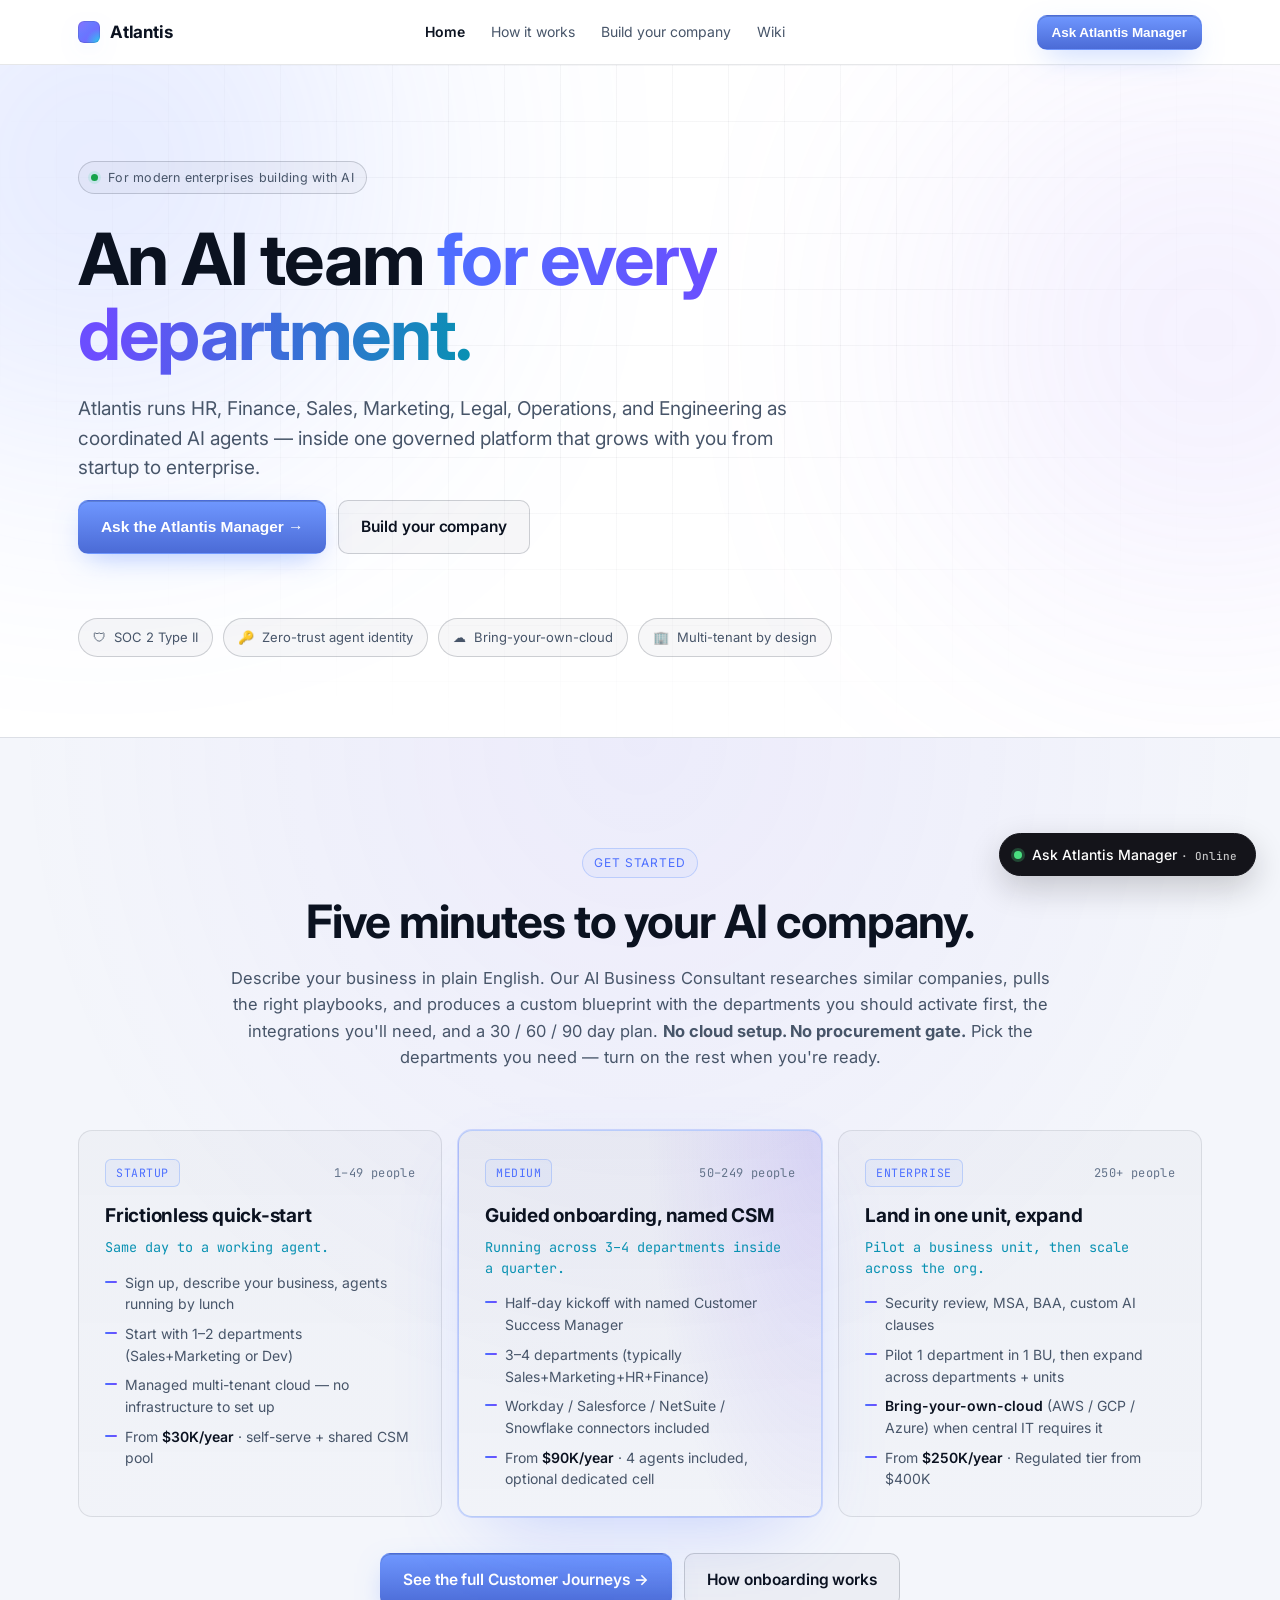
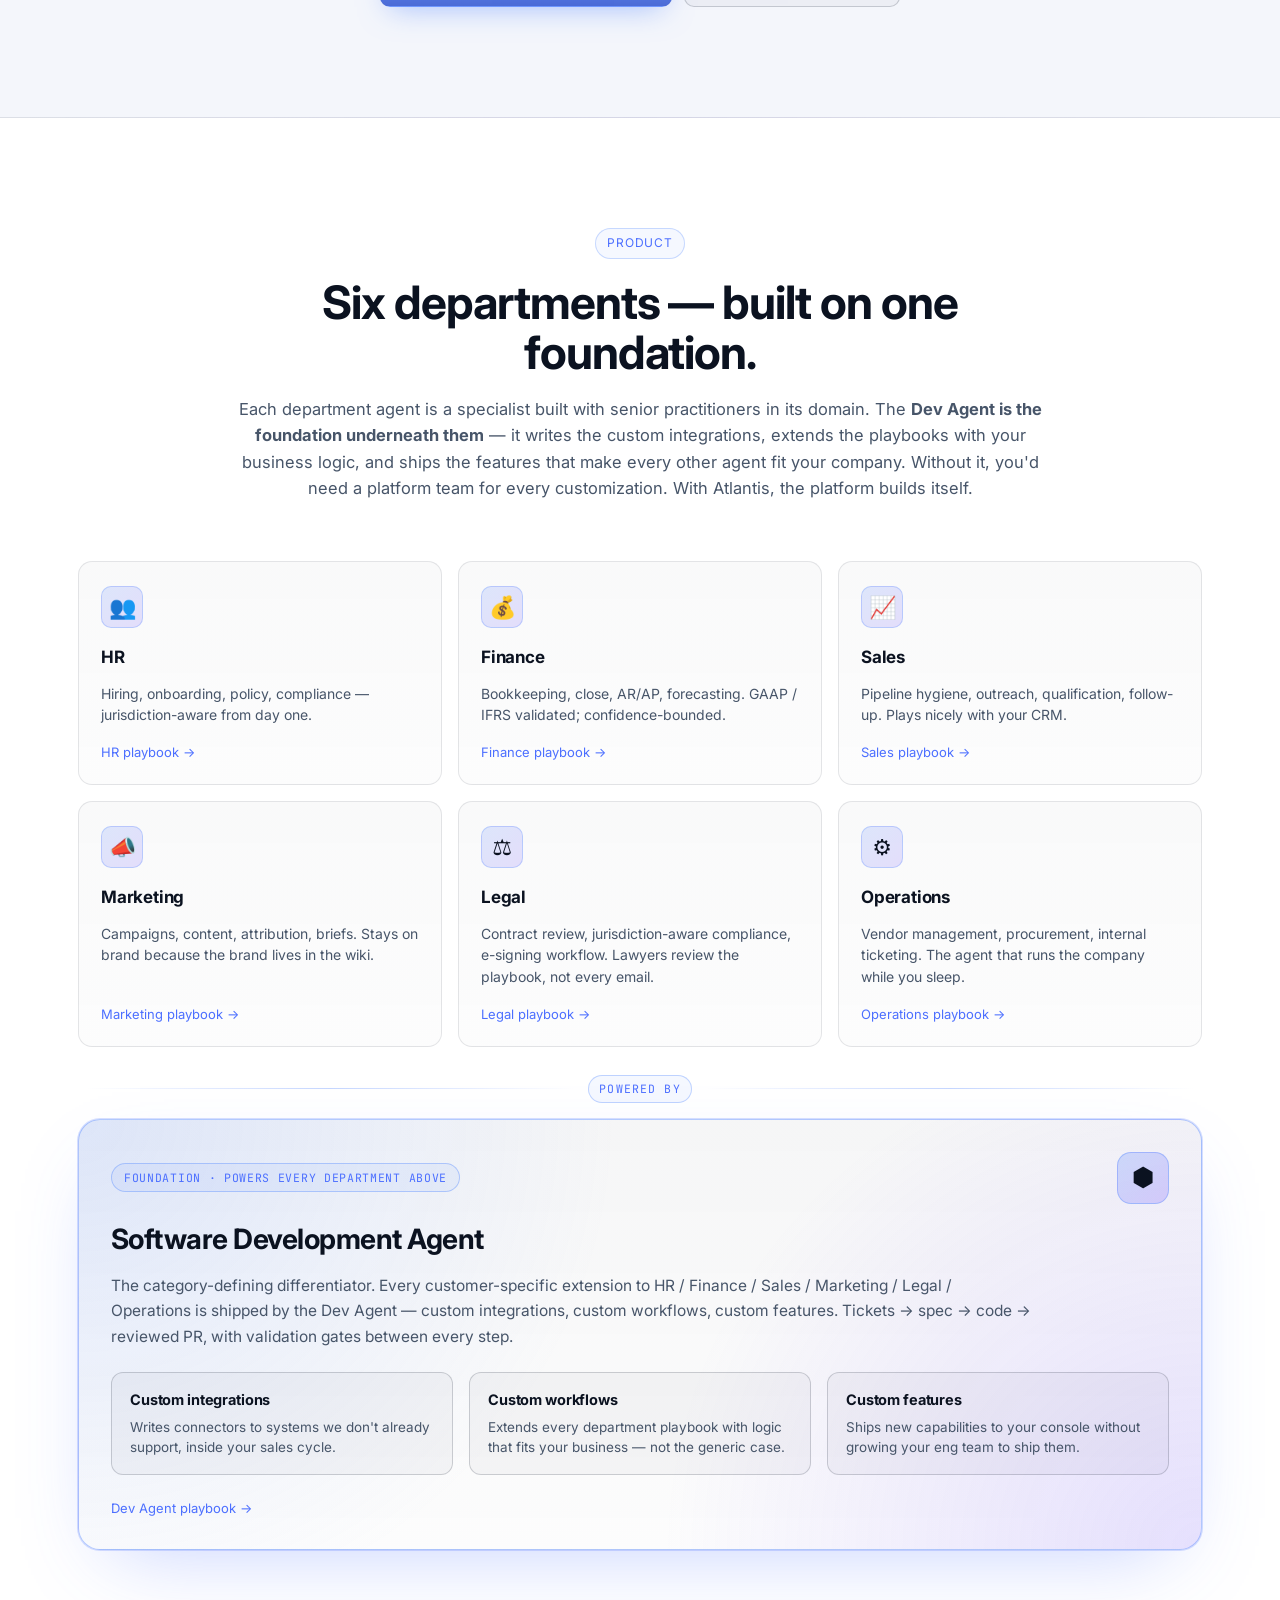
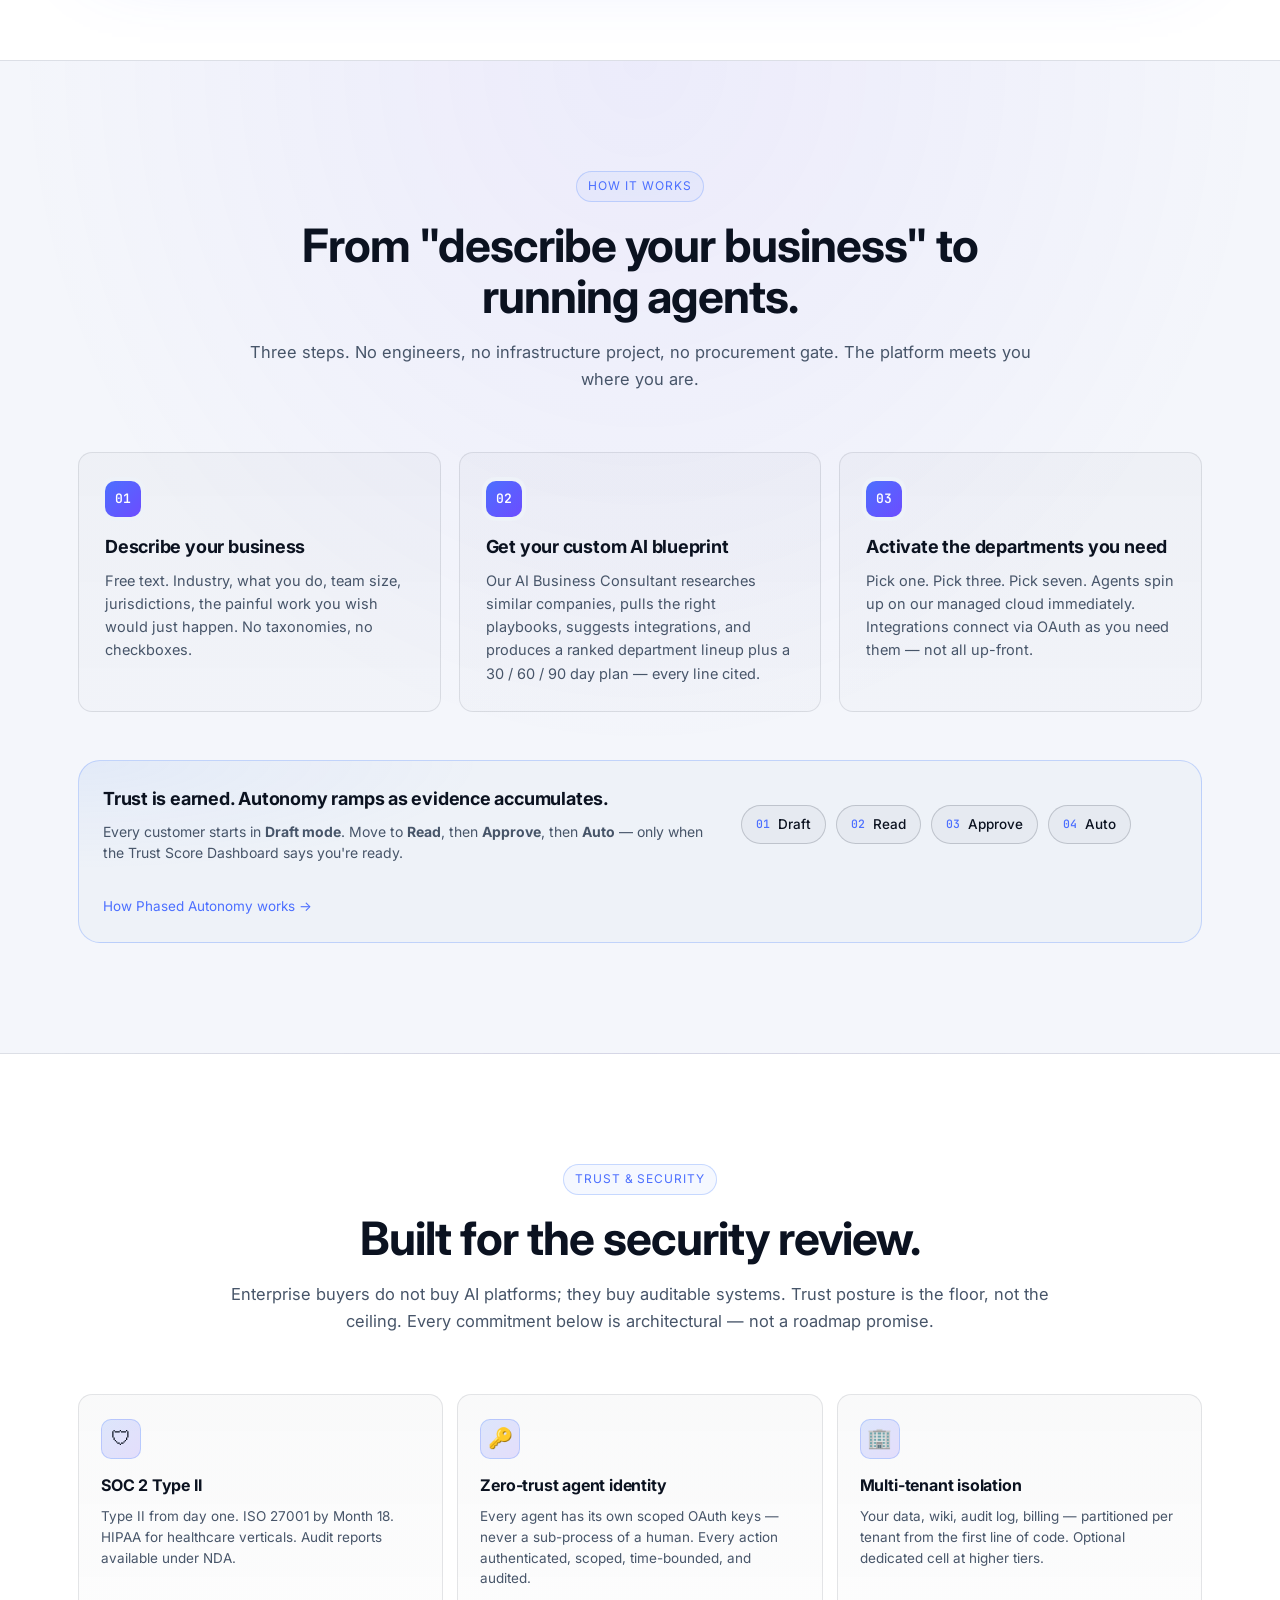
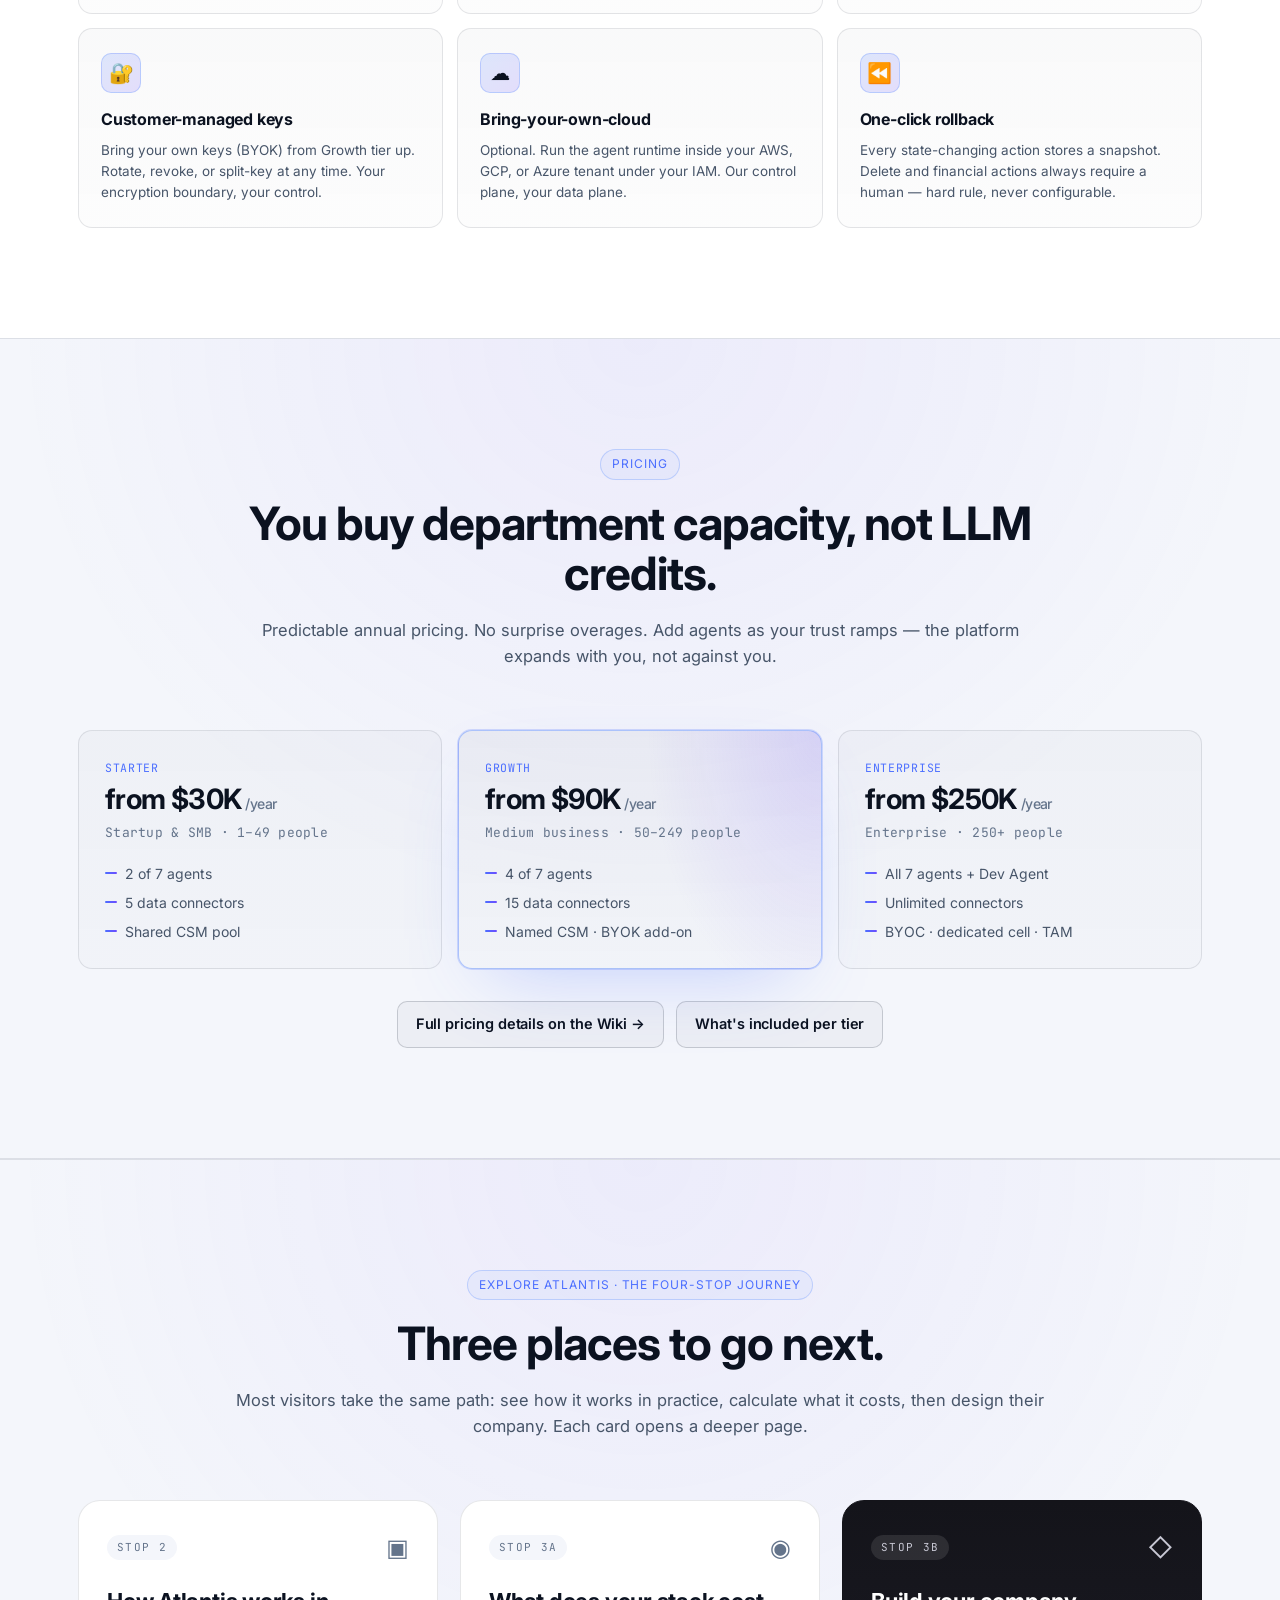
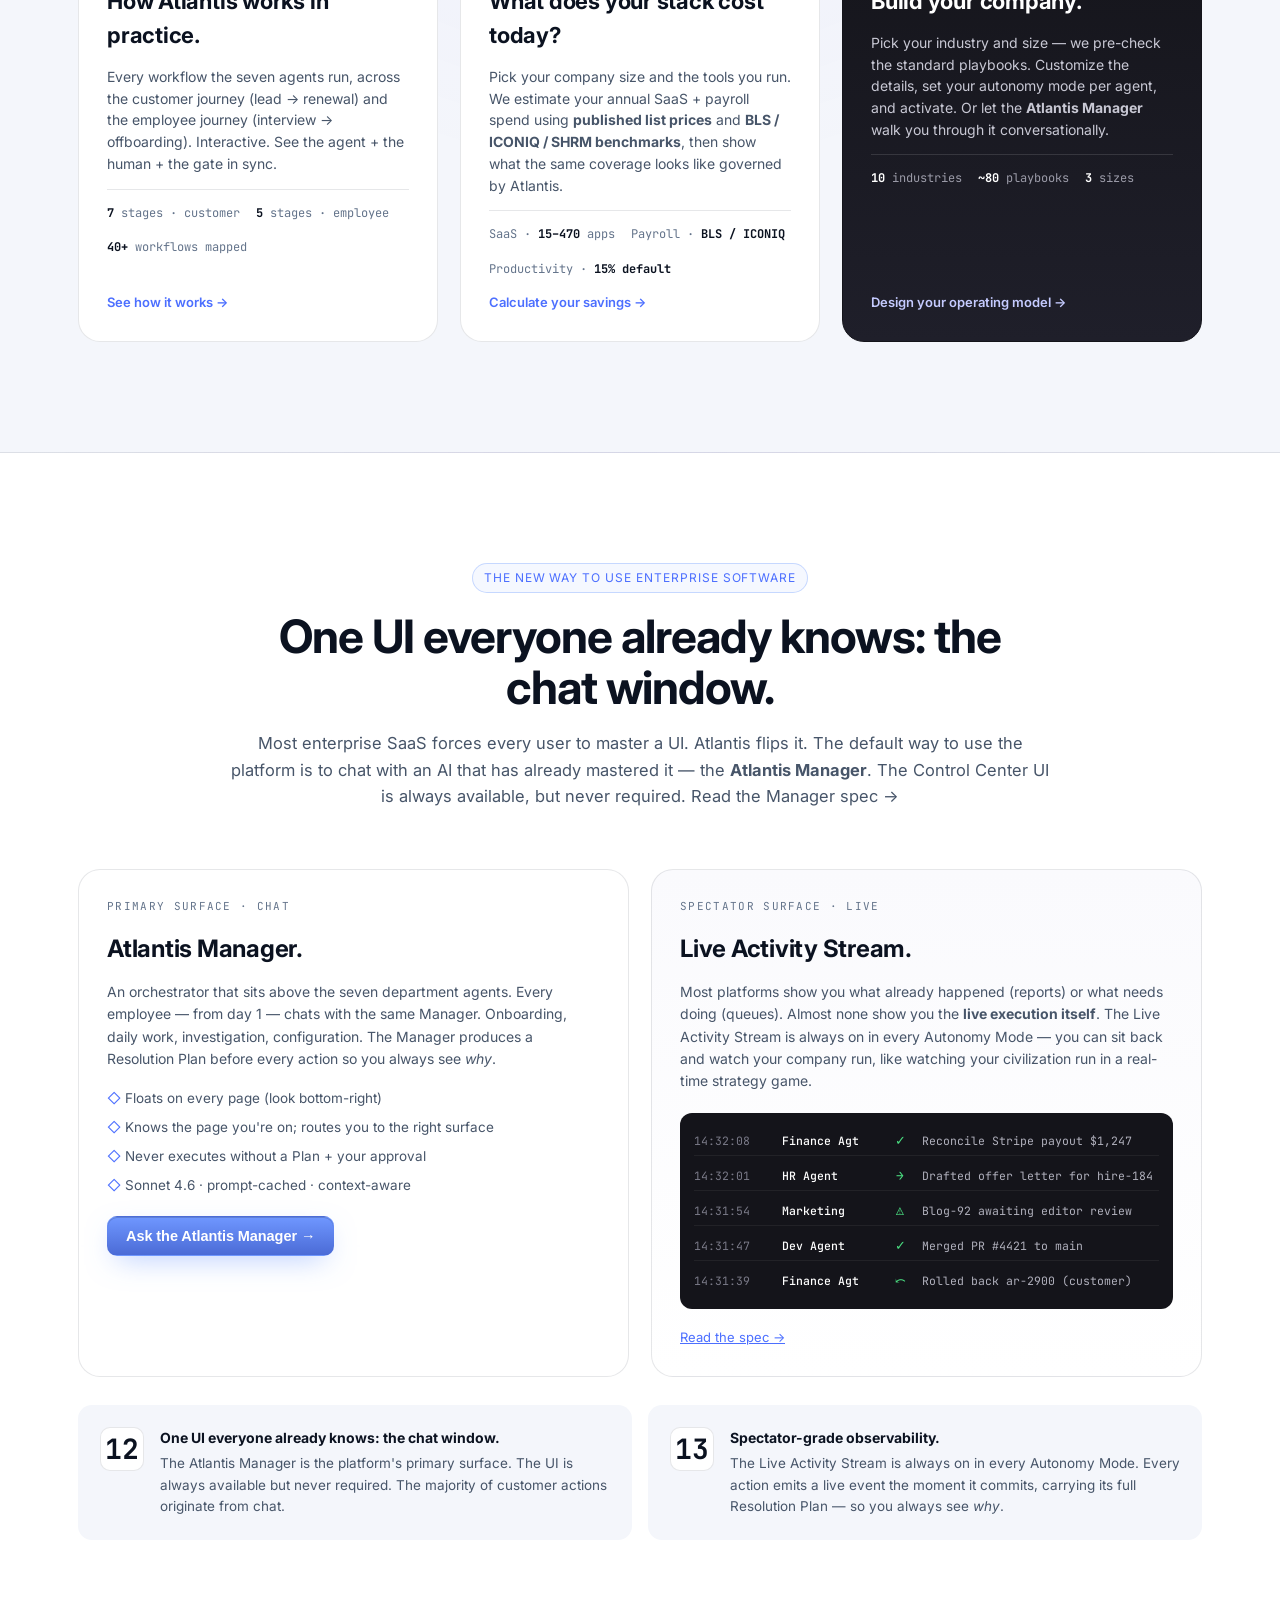
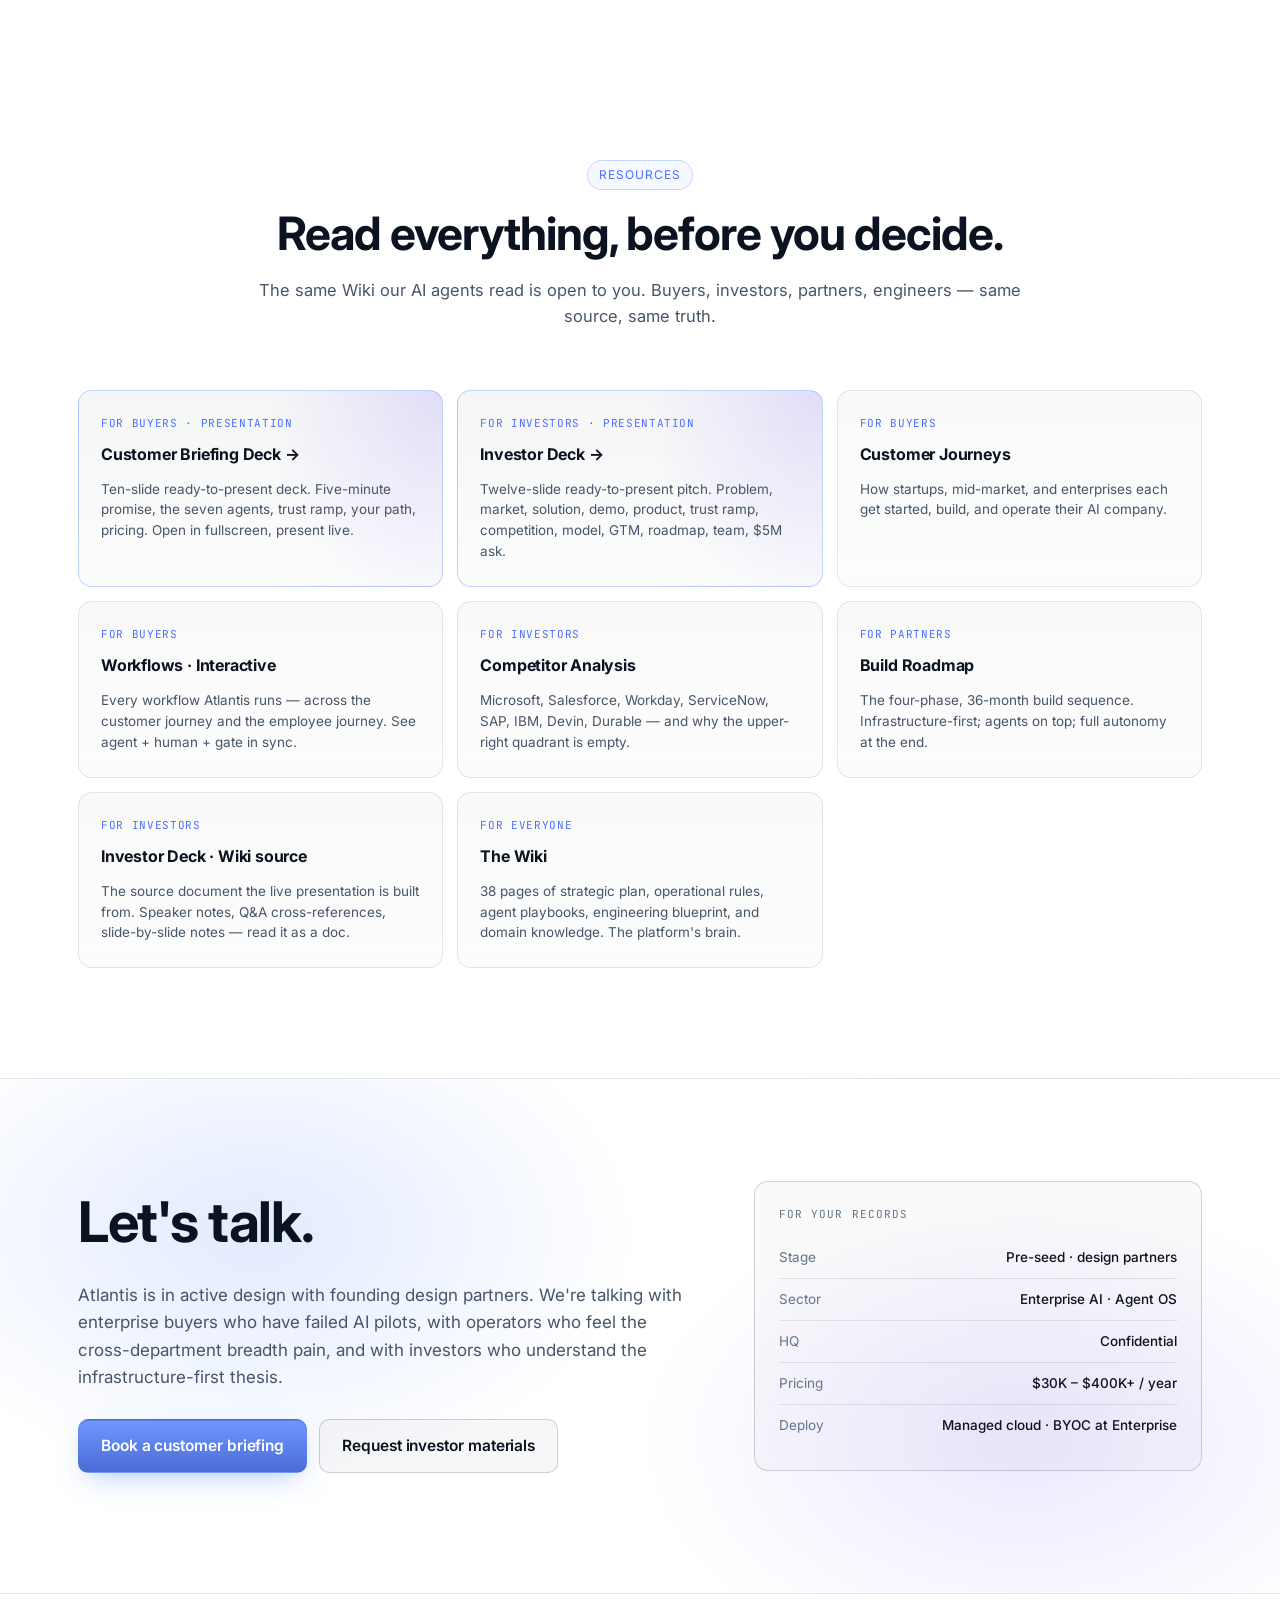
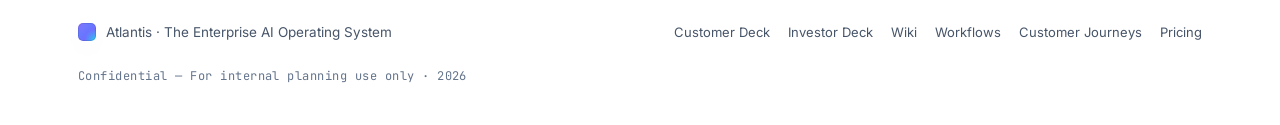
<file: index.html>
<!doctype html>
<html lang="en">
<head>
<meta charset="utf-8" />
<meta name="viewport" content="width=device-width,initial-scale=1" />
<title>Atlantis — An AI team for every department</title>
<meta name="description" content="Atlantis runs HR, Finance, Sales, Marketing, Legal, Operations, and Engineering as coordinated AI agents — inside one governed platform that grows from startup to enterprise." />
<meta name="atlantis-manager-worker" content="https://atlantis-manager.hadu610.workers.dev">
<link rel="preconnect" href="https://fonts.googleapis.com" />
<link rel="preconnect" href="https://fonts.gstatic.com" crossorigin />
<link href="https://fonts.googleapis.com/css2?family=Inter:wght@300;400;500;600;700;800&family=JetBrains+Mono:wght@400;500&display=swap" rel="stylesheet" />
<style>
/* === inlined styles.css === */
/* =========================================================
   Atlantis — Enterprise AI Operating System
   Pitch site styles
   ========================================================= */

:root {
  /* Light theme — default for every Atlantis surface.
     Brand accent gradient (purple -> cyan) is preserved; surfaces and text invert. */
  --bg: #ffffff;
  --bg-2: #f4f6fb;
  --bg-3: #eef2f8;
  --surface: #ffffff;
  --surface-2: #f7f9fc;
  --border: rgba(15, 23, 42, 0.10);
  --border-strong: rgba(15, 23, 42, 0.18);
  --text: #0b1220;
  --text-dim: #475569;
  --text-mute: #64748b;
  --accent: #4c6fff;
  --accent-2: #6d4cff;
  --accent-3: #0891b2;
  --accent-glow: rgba(76, 111, 255, 0.28);
  --success: #16a34a;
  --radius: 14px;
  --radius-lg: 22px;
  --container: 1180px;
  --shadow-1: 0 1px 0 rgba(15, 23, 42, 0.02) inset, 0 12px 40px -22px rgba(15, 23, 42, 0.18);
  --shadow-glow: 0 0 0 1px rgba(76, 111, 255, 0.22), 0 30px 80px -34px rgba(76, 111, 255, 0.35);
}

* { box-sizing: border-box; }
html, body { margin: 0; padding: 0; }
html { scroll-behavior: smooth; }

body {
  font-family: 'Inter', system-ui, -apple-system, Segoe UI, Roboto, Helvetica, Arial, sans-serif;
  background: var(--bg);
  color: var(--text);
  line-height: 1.55;
  font-size: 16px;
  -webkit-font-smoothing: antialiased;
  -moz-osx-font-smoothing: grayscale;
  overflow-x: hidden;
}

a { color: inherit; text-decoration: none; }
img { max-width: 100%; display: block; }

.container {
  max-width: var(--container);
  margin: 0 auto;
  padding: 0 28px;
}

/* ===== Utility ===== */
.grad-text {
  /* Slightly darkened from the original (#6aa1ff/#8b6bff/#22d3ee) for legibility on white. */
  background: linear-gradient(95deg, #4c6fff 0%, #6d4cff 45%, #0891b2 100%);
  -webkit-background-clip: text;
  background-clip: text;
  color: transparent;
}

/* ===== Buttons ===== */
.btn {
  display: inline-flex;
  align-items: center;
  justify-content: center;
  gap: 8px;
  padding: 11px 18px;
  border-radius: 10px;
  font-weight: 600;
  font-size: 14.5px;
  letter-spacing: -0.005em;
  transition: transform .15s ease, background .2s ease, border-color .2s ease, color .2s ease, box-shadow .2s ease;
  border: 1px solid transparent;
  cursor: pointer;
  white-space: nowrap;
}
.btn-lg { padding: 14px 22px; font-size: 15.5px; }
.btn-primary {
  background: linear-gradient(180deg, #6f97ff 0%, #4b6bd6 100%);
  color: #fff;
  box-shadow: 0 1px 0 rgba(15, 23, 42,0.18) inset, 0 10px 30px -10px rgba(91,140,255,0.55);
}
.btn-primary:hover { transform: translateY(-1px); box-shadow: 0 1px 0 rgba(15, 23, 42,0.22) inset, 0 14px 36px -10px rgba(91,140,255,0.7); }
.btn-ghost {
  background: rgba(15, 23, 42,0.03);
  border-color: var(--border-strong);
  color: var(--text);
}
.btn-ghost:hover { background: rgba(15, 23, 42,0.06); border-color: rgba(15, 23, 42,0.22); }

/* ===== Nav ===== */
.nav {
  position: sticky;
  top: 0;
  z-index: 50;
  background: rgba(255, 255, 255, 0.78);
  backdrop-filter: blur(14px) saturate(160%);
  -webkit-backdrop-filter: blur(14px) saturate(160%);
  border-bottom: 1px solid var(--border);
}
.nav-inner {
  display: flex;
  align-items: center;
  justify-content: space-between;
  height: 64px;
  gap: 24px;
}
.brand {
  display: inline-flex; align-items: center; gap: 10px;
  font-weight: 700; letter-spacing: -0.01em;
  font-size: 17px;
}
.brand-mark {
  width: 22px; height: 22px;
  border-radius: 6px;
  background:
    radial-gradient(120% 120% at 0% 0%, #8b6bff 0%, transparent 55%),
    radial-gradient(120% 120% at 100% 100%, #22d3ee 0%, transparent 55%),
    linear-gradient(135deg, #5b8cff, #7c5cff);
  box-shadow: 0 0 0 1px rgba(15, 23, 42,0.12) inset, 0 8px 24px -8px rgba(91,140,255,0.6);
}
.brand-name { color: var(--text); }
.nav-links {
  display: flex; gap: 26px;
  font-size: 14px;
  color: var(--text-dim);
}
.nav-links a { transition: color .15s ease; }
.nav-links a:hover { color: var(--text); }
.nav-links a.nav-link-feature {
  color: var(--text);
  font-weight: 600;
  background: linear-gradient(90deg, rgba(91,140,255,0.14), rgba(124,92,255,0.14));
  border: 1px solid rgba(91,140,255,0.35);
  padding: 4px 10px;
  border-radius: 999px;
  font-size: 13px;
}
.nav-links a.nav-link-feature:hover { border-color: rgba(91,140,255,0.55); }

.nav-right {
  display: inline-flex;
  align-items: center;
  gap: 10px;
}
.nav-cta { padding: 9px 14px; font-size: 13.5px; }

/* Hamburger button */
.nav-toggle {
  display: none;
  width: 40px;
  height: 40px;
  align-items: center;
  justify-content: center;
  background: rgba(15, 23, 42,0.04);
  border: 1px solid var(--border-strong);
  border-radius: 10px;
  cursor: pointer;
  position: relative;
  padding: 0;
  flex-shrink: 0;
  transition: background .15s ease, border-color .15s ease;
}
.nav-toggle:hover { background: rgba(15, 23, 42,0.08); border-color: rgba(15, 23, 42,0.22); }
.nav-toggle-bar {
  display: block;
  position: absolute;
  width: 18px;
  height: 2px;
  background: var(--text);
  border-radius: 2px;
  left: 50%;
  margin-left: -9px;
  transition: transform .2s ease, opacity .15s ease, top .2s ease;
}
.nav-toggle-bar:nth-child(1) { top: 13px; }
.nav-toggle-bar:nth-child(2) { top: 19px; }
.nav-toggle-bar:nth-child(3) { top: 25px; }
.nav.open .nav-toggle-bar:nth-child(1) { top: 19px; transform: rotate(45deg); }
.nav.open .nav-toggle-bar:nth-child(2) { opacity: 0; }
.nav.open .nav-toggle-bar:nth-child(3) { top: 19px; transform: rotate(-45deg); }

@media (max-width: 900px) {
  .nav-toggle { display: inline-flex; }
  .nav-links {
    position: fixed;
    top: 64px;
    left: 0; right: 0;
    flex-direction: column;
    align-items: stretch;
    gap: 0;
    padding: 8px 24px 24px;
    background: rgba(255, 255, 255, 0.97);
    backdrop-filter: blur(16px) saturate(160%);
    -webkit-backdrop-filter: blur(16px) saturate(160%);
    border-bottom: 1px solid var(--border-strong);
    max-height: calc(100vh - 64px);
    overflow-y: auto;
    z-index: 49;
    /* hidden state */
    transform: translateY(-8px);
    opacity: 0;
    pointer-events: none;
    visibility: hidden;
    transition: transform .2s ease, opacity .2s ease, visibility .2s;
    font-size: 16px;
  }
  .nav.open .nav-links {
    transform: translateY(0);
    opacity: 1;
    pointer-events: auto;
    visibility: visible;
  }
  .nav-links a {
    padding: 14px 4px;
    color: var(--text);
    border-bottom: 1px solid var(--border);
  }
  .nav-links a:last-child { border-bottom: 0; }
  .nav-links a.nav-link-feature {
    margin: 12px 0 4px;
    padding: 12px 16px;
    border-radius: 10px;
    text-align: center;
    border-bottom: 1px solid rgba(91,140,255,0.35);
  }
  /* Optional backdrop behind the open drawer */
  .nav.open::after {
    content: '';
    position: fixed;
    top: 64px; left: 0; right: 0; bottom: 0;
    background: rgba(0,0,0,0.55);
    z-index: 48;
    pointer-events: none;
  }
}
@media (max-width: 430px) {
  .nav-cta { display: none; }
}

/* ===== Hero ===== */
.hero {
  position: relative;
  overflow: hidden;
  padding: 96px 0 80px;
  isolation: isolate;
}
.hero-bg { position: absolute; inset: 0; z-index: -1; }
.grid-overlay {
  position: absolute; inset: 0;
  background-image:
    linear-gradient(rgba(15, 23, 42,0.04) 1px, transparent 1px),
    linear-gradient(90deg, rgba(15, 23, 42,0.04) 1px, transparent 1px);
  background-size: 56px 56px;
  mask-image: radial-gradient(ellipse at 50% 30%, #000 30%, transparent 75%);
  -webkit-mask-image: radial-gradient(ellipse at 50% 30%, #000 30%, transparent 75%);
}
.glow {
  position: absolute;
  border-radius: 50%;
  filter: blur(140px);
  opacity: .22;
}
.glow-1 { width: 520px; height: 520px; background: #6d8cff; top: -160px; left: -160px; }
.glow-2 { width: 460px; height: 460px; background: #a78bfa; top: 40px; right: -160px; opacity: .18; }

.hero-inner { position: relative; }
.eyebrow {
  display: inline-flex; align-items: center; gap: 10px;
  padding: 6px 12px;
  border: 1px solid var(--border-strong);
  background: rgba(15, 23, 42,0.03);
  border-radius: 999px;
  font-size: 12.5px;
  color: var(--text-dim);
  letter-spacing: 0.02em;
  margin-bottom: 28px;
}
.eyebrow .dot {
  width: 7px; height: 7px;
  border-radius: 50%;
  background: var(--success);
  box-shadow: 0 0 0 3px rgba(52, 211, 153, 0.15);
}
.hero-title {
  font-size: clamp(40px, 6vw, 72px);
  line-height: 1.04;
  letter-spacing: -0.025em;
  font-weight: 700;
  margin: 0 0 22px;
  max-width: 950px;
}
.hero-sub {
  font-size: clamp(16px, 1.5vw, 19px);
  color: var(--text-dim);
  max-width: 760px;
  margin: 0 0 18px;
}
.hero-claim {
  font-size: 15.5px;
  color: var(--text);
  max-width: 760px;
  padding: 14px 18px;
  border-left: 2px solid var(--accent);
  background: linear-gradient(90deg, rgba(91,140,255,0.07), transparent 60%);
  margin: 0 0 36px;
  border-radius: 0 8px 8px 0;
}
.hero-cta { display: flex; gap: 12px; flex-wrap: wrap; margin-bottom: 64px; }

.hero-stats {
  display: grid;
  grid-template-columns: repeat(4, 1fr);
  gap: 1px;
  background: var(--border);
  border: 1px solid var(--border);
  border-radius: var(--radius-lg);
  overflow: hidden;
}
.stat {
  background: linear-gradient(180deg, rgba(15, 23, 42,0.025), rgba(15, 23, 42,0.01));
  padding: 24px 22px;
}
.stat-value {
  font-size: 26px;
  font-weight: 700;
  letter-spacing: -0.02em;
  margin-bottom: 6px;
  background: linear-gradient(180deg, #0b1220, #475569);
  -webkit-background-clip: text;
  background-clip: text;
  color: transparent;
}
.stat-label { font-size: 12.5px; color: var(--text-mute); line-height: 1.5; }

@media (max-width: 760px) {
  .hero { padding: 64px 0 56px; }
  .hero-stats { grid-template-columns: repeat(2, 1fr); }
}

/* ===== Strip ===== */
.strip {
  border-top: 1px solid var(--border);
  border-bottom: 1px solid var(--border);
  background:
    radial-gradient(60% 100% at 50% 0%, rgba(91,140,255,0.10), transparent 70%),
    var(--bg-2);
  padding: 36px 0;
}
.strip-text {
  text-align: center;
  font-size: clamp(17px, 2vw, 22px);
  margin: 0;
  color: var(--text-dim);
  letter-spacing: -0.005em;
}
.strip-text strong { color: var(--text); font-weight: 600; }

/* ===== Sections ===== */
.section {
  padding: 110px 0;
  position: relative;
}
.section-alt {
  background:
    radial-gradient(70% 100% at 50% 0%, rgba(124,92,255,0.07), transparent 70%),
    var(--bg-2);
  border-top: 1px solid var(--border);
  border-bottom: 1px solid var(--border);
}
.section-head { max-width: 820px; margin: 0 auto 60px; text-align: center; }
.section-eyebrow {
  display: inline-block;
  padding: 5px 11px;
  font-size: 12px;
  letter-spacing: 0.08em;
  text-transform: uppercase;
  color: var(--accent);
  border: 1px solid rgba(91,140,255,0.3);
  background: rgba(91,140,255,0.06);
  border-radius: 999px;
  margin-bottom: 18px;
}
.section-title {
  font-size: clamp(30px, 4vw, 46px);
  letter-spacing: -0.022em;
  font-weight: 700;
  line-height: 1.1;
  margin: 0 0 18px;
}
.section-sub {
  font-size: 16.5px;
  color: var(--text-dim);
  margin: 0;
  line-height: 1.6;
}

@media (max-width: 760px) {
  .section { padding: 72px 0; }
}

/* ===== Barriers ===== */
.barrier-grid {
  display: grid;
  grid-template-columns: repeat(3, 1fr);
  gap: 18px;
}
.barrier {
  position: relative;
  padding: 28px 26px 26px;
  background: linear-gradient(180deg, rgba(15, 23, 42,0.025), rgba(15, 23, 42,0.01));
  border: 1px solid var(--border);
  border-radius: var(--radius);
  transition: border-color .2s ease, transform .2s ease;
}
.barrier:hover { border-color: var(--border-strong); transform: translateY(-2px); }
.barrier-num {
  display: inline-block;
  font-family: 'JetBrains Mono', ui-monospace, monospace;
  font-size: 11.5px;
  font-weight: 500;
  letter-spacing: 0.04em;
  text-transform: uppercase;
  color: var(--accent);
  padding: 4px 10px;
  border: 1px solid rgba(91,140,255,0.3);
  background: rgba(91,140,255,0.06);
  border-radius: 6px;
  margin-bottom: 18px;
}
.barrier h3 {
  font-size: 19px;
  margin: 0 0 8px;
  letter-spacing: -0.012em;
}
.barrier-stat {
  font-size: 13.5px;
  color: var(--accent-3);
  font-weight: 500;
  margin: 0 0 12px;
  font-family: 'JetBrains Mono', ui-monospace, monospace;
}
.barrier p { color: var(--text-dim); margin: 0; font-size: 14.5px; line-height: 1.6; }

@media (max-width: 980px) { .barrier-grid { grid-template-columns: repeat(2, 1fr); } }
@media (max-width: 640px) { .barrier-grid { grid-template-columns: 1fr; } }

/* ===== Solutions ===== */
.solution-list {
  display: grid;
  gap: 18px;
}
.solution {
  padding: 32px 32px 30px;
  background:
    linear-gradient(180deg, rgba(15, 23, 42,0.035), rgba(15, 23, 42,0.012));
  border: 1px solid var(--border);
  border-radius: var(--radius-lg);
  position: relative;
  overflow: hidden;
}
.solution::before {
  content: '';
  position: absolute;
  inset: 0;
  background: radial-gradient(80% 100% at 0% 0%, rgba(91,140,255,0.10), transparent 60%);
  pointer-events: none;
}
.solution > * { position: relative; }
.solution-tag {
  display: inline-block;
  font-family: 'JetBrains Mono', ui-monospace, monospace;
  font-size: 11.5px;
  letter-spacing: 0.05em;
  text-transform: uppercase;
  color: var(--accent);
  padding: 4px 10px;
  border: 1px solid rgba(91,140,255,0.3);
  background: rgba(91,140,255,0.06);
  border-radius: 6px;
  margin-bottom: 14px;
}
.solution-title {
  font-size: clamp(20px, 2.2vw, 26px);
  font-weight: 700;
  letter-spacing: -0.018em;
  margin: 0 0 12px;
}
.solution-body { color: var(--text-dim); font-size: 15.5px; margin: 0 0 18px; max-width: 920px; line-height: 1.65; }
.solution-points {
  list-style: none;
  padding: 0;
  margin: 0;
  display: grid;
  grid-template-columns: repeat(2, 1fr);
  gap: 12px 24px;
}
.solution-points li {
  position: relative;
  padding-left: 22px;
  font-size: 14.5px;
  color: var(--text-dim);
  line-height: 1.55;
}
.solution-points li::before {
  content: '';
  position: absolute;
  left: 0; top: 9px;
  width: 12px; height: 2px;
  background: linear-gradient(90deg, var(--accent), var(--accent-2));
  border-radius: 2px;
}
.solution-points strong { color: var(--text); font-weight: 600; }

@media (max-width: 760px) { .solution-points { grid-template-columns: 1fr; } }

/* ===== Layers ===== */
.layers {
  display: grid;
  gap: 14px;
  margin-bottom: 80px;
}
.layer {
  display: grid;
  grid-template-columns: 110px 220px 1fr;
  gap: 24px;
  align-items: center;
  padding: 24px 28px;
  border: 1px solid var(--border);
  border-radius: var(--radius);
  background: linear-gradient(180deg, rgba(15, 23, 42,0.025), rgba(15, 23, 42,0.01));
}
.layer-core {
  border-color: rgba(91,140,255,0.3);
  background:
    radial-gradient(80% 200% at 0% 50%, rgba(91,140,255,0.12), transparent 60%),
    linear-gradient(180deg, rgba(15, 23, 42,0.03), rgba(15, 23, 42,0.01));
  box-shadow: var(--shadow-glow);
}
.layer-num {
  font-family: 'JetBrains Mono', ui-monospace, monospace;
  font-size: 12.5px;
  color: var(--accent);
  letter-spacing: 0.06em;
}
.layer-name {
  font-size: 18px;
  font-weight: 600;
  letter-spacing: -0.012em;
}
.layer-body { color: var(--text-dim); font-size: 14.5px; line-height: 1.6; }
.layer-meta { display: block; color: var(--text-mute); font-size: 13px; margin-top: 6px; }

@media (max-width: 760px) {
  .layer { grid-template-columns: 1fr; gap: 6px; }
}

/* ===== Pillars ===== */
.pillars-title {
  text-align: center;
  font-size: 22px;
  font-weight: 600;
  letter-spacing: -0.012em;
  margin: 0 0 30px;
  color: var(--text);
}
.pillar-grid {
  display: grid;
  grid-template-columns: repeat(4, 1fr);
  gap: 14px;
}
.pillar {
  padding: 26px 22px;
  border: 1px solid var(--border);
  background: linear-gradient(180deg, rgba(15, 23, 42,0.025), rgba(15, 23, 42,0.01));
  border-radius: var(--radius);
  transition: border-color .2s ease, transform .2s ease;
}
.pillar:hover { border-color: var(--border-strong); transform: translateY(-2px); }
.pillar-feature {
  border-color: rgba(91,140,255,0.35);
  background:
    radial-gradient(80% 200% at 100% 0%, rgba(124,92,255,0.18), transparent 60%),
    linear-gradient(180deg, rgba(15, 23, 42,0.04), rgba(15, 23, 42,0.012));
}
.pillar-icon {
  font-size: 22px;
  margin-bottom: 14px;
  background: linear-gradient(135deg, var(--accent), var(--accent-2));
  -webkit-background-clip: text;
  background-clip: text;
  color: transparent;
}
.pillar h4 { font-size: 16px; margin: 0 0 8px; letter-spacing: -0.01em; }
.pillar p { color: var(--text-dim); font-size: 13.5px; margin: 0; line-height: 1.6; }

@media (max-width: 900px) { .pillar-grid { grid-template-columns: repeat(2, 1fr); } }
@media (max-width: 540px) { .pillar-grid { grid-template-columns: 1fr; } }

/* ===== Phases ===== */
.phases {
  display: grid;
  grid-template-columns: repeat(4, 1fr);
  gap: 14px;
  position: relative;
}
.phases::before {
  content: '';
  position: absolute;
  top: 38px;
  left: 5%;
  right: 5%;
  height: 1px;
  background: linear-gradient(90deg, transparent, rgba(91,140,255,0.45), rgba(124,92,255,0.45), rgba(34,211,238,0.45), transparent);
  z-index: 0;
}
.phase {
  position: relative;
  padding: 24px 22px;
  border: 1px solid var(--border);
  background: var(--bg-3);
  border-radius: var(--radius);
}
.phase-marker {
  display: inline-flex;
  align-items: center;
  justify-content: center;
  width: 36px; height: 36px;
  border-radius: 10px;
  font-family: 'JetBrains Mono', ui-monospace, monospace;
  font-size: 13px;
  font-weight: 600;
  color: #fff;
  background: linear-gradient(135deg, var(--accent), var(--accent-2));
  margin-bottom: 14px;
  box-shadow: 0 0 0 4px var(--bg-2);
  position: relative;
  z-index: 1;
}
.phase h3 { font-size: 18px; margin: 0 0 4px; letter-spacing: -0.012em; }
.phase-tag {
  font-family: 'JetBrains Mono', ui-monospace, monospace;
  font-size: 11.5px;
  color: var(--accent-3);
  margin: 0 0 12px;
  letter-spacing: 0.04em;
}
.phase p:last-child { color: var(--text-dim); font-size: 14px; margin: 0; line-height: 1.6; }

@media (max-width: 900px) {
  .phases { grid-template-columns: repeat(2, 1fr); }
  .phases::before { display: none; }
}
@media (max-width: 480px) { .phases { grid-template-columns: 1fr; } }

/* ===== Competition table ===== */
.comp-table-wrap {
  border: 1px solid var(--border);
  border-radius: var(--radius-lg);
  overflow: hidden;
  background: var(--bg-3);
}
.comp-table {
  width: 100%;
  border-collapse: collapse;
  font-size: 14.5px;
}
.comp-table thead {
  background: rgba(15, 23, 42,0.03);
}
.comp-table th {
  text-align: left;
  font-weight: 600;
  font-size: 12.5px;
  letter-spacing: 0.06em;
  text-transform: uppercase;
  color: var(--text-mute);
  padding: 16px 22px;
  border-bottom: 1px solid var(--border);
}
.comp-table td {
  padding: 18px 22px;
  border-bottom: 1px solid var(--border);
  color: var(--text-dim);
  vertical-align: top;
}
.comp-table tr:last-child td { border-bottom: 0; }
.comp-table td:first-child {
  color: var(--text);
  font-weight: 500;
  white-space: nowrap;
}
.chip {
  display: inline-block;
  padding: 3px 9px;
  border-radius: 999px;
  font-family: 'JetBrains Mono', ui-monospace, monospace;
  font-size: 11.5px;
  background: rgba(15, 23, 42,0.05);
  border: 1px solid var(--border-strong);
  color: var(--text-dim);
  letter-spacing: 0.04em;
}
.chip-us {
  background: linear-gradient(90deg, rgba(91,140,255,0.16), rgba(124,92,255,0.16));
  border-color: rgba(91,140,255,0.45);
  color: var(--accent-2);
  font-weight: 600;
}
.comp-us {
  background:
    radial-gradient(60% 200% at 0% 50%, rgba(91,140,255,0.12), transparent 60%),
    rgba(91,140,255,0.04);
}
.comp-us td { color: var(--text); }

@media (max-width: 760px) {
  .comp-table th:nth-child(2), .comp-table td:nth-child(2) { display: none; }
}

/* ===== Roadmap ===== */
.roadmap {
  list-style: none;
  margin: 0;
  padding: 0;
  display: grid;
  gap: 14px;
  counter-reset: rm;
}
.rm-step {
  position: relative;
  padding: 26px 28px 26px 34px;
  background: linear-gradient(180deg, rgba(15, 23, 42,0.025), rgba(15, 23, 42,0.01));
  border: 1px solid var(--border);
  border-radius: var(--radius);
}
.rm-step::before {
  content: '';
  position: absolute;
  left: 0; top: 16px; bottom: 16px;
  width: 3px;
  background: linear-gradient(180deg, var(--accent), var(--accent-2));
  border-radius: 0 3px 3px 0;
}
.rm-time {
  font-family: 'JetBrains Mono', ui-monospace, monospace;
  font-size: 12px;
  letter-spacing: 0.06em;
  color: var(--accent-3);
  margin-bottom: 6px;
  text-transform: uppercase;
}
.rm-step h3 {
  font-size: 19px;
  margin: 0 0 8px;
  letter-spacing: -0.014em;
}
.rm-step p { color: var(--text-dim); margin: 0; font-size: 14.5px; line-height: 1.65; }

/* ===== Why grid ===== */
.why-grid {
  display: grid;
  grid-template-columns: repeat(3, 1fr);
  gap: 16px;
}
.why {
  padding: 26px 24px;
  border: 1px solid var(--border);
  border-radius: var(--radius);
  background: linear-gradient(180deg, rgba(15, 23, 42,0.025), rgba(15, 23, 42,0.01));
}
.why h3 { font-size: 17px; margin: 0 0 10px; letter-spacing: -0.012em; }
.why p { color: var(--text-dim); margin: 0; font-size: 14px; line-height: 1.6; }

@media (max-width: 900px) { .why-grid { grid-template-columns: repeat(2, 1fr); } }
@media (max-width: 600px) { .why-grid { grid-template-columns: 1fr; } }

/* ===== Principle ===== */
.principle-section {
  border-top: 1px solid var(--border);
  border-bottom: 1px solid var(--border);
  background:
    radial-gradient(60% 100% at 50% 0%, rgba(124,92,255,0.10), transparent 70%),
    var(--bg-2);
}
.principle { max-width: 880px; margin: 0 auto; text-align: center; }
.principle-eyebrow {
  font-family: 'JetBrains Mono', ui-monospace, monospace;
  font-size: 12px;
  letter-spacing: 0.1em;
  text-transform: uppercase;
  color: var(--accent);
  margin-bottom: 22px;
}
.principle-quote {
  font-size: clamp(22px, 3.2vw, 36px);
  line-height: 1.25;
  letter-spacing: -0.018em;
  font-weight: 500;
  margin: 0 0 22px;
  color: var(--text);
}
.principle-sig {
  color: var(--text-mute);
  font-size: 13.5px;
  margin: 0;
  font-family: 'JetBrains Mono', ui-monospace, monospace;
}

/* ===== CTA ===== */
.cta-section {
  padding: 100px 0 120px;
  background:
    radial-gradient(50% 80% at 20% 30%, rgba(91,140,255,0.18), transparent 60%),
    radial-gradient(50% 80% at 80% 70%, rgba(124,92,255,0.14), transparent 60%),
    var(--bg);
  border-top: 1px solid var(--border);
}
.cta-inner {
  display: grid;
  grid-template-columns: 1.4fr 1fr;
  gap: 48px;
  align-items: center;
}
.cta-content h2 {
  font-size: clamp(36px, 5vw, 56px);
  letter-spacing: -0.024em;
  font-weight: 700;
  margin: 0 0 16px;
}
.cta-content p {
  color: var(--text-dim);
  font-size: 17px;
  margin: 0 0 28px;
  max-width: 620px;
  line-height: 1.6;
}
.cta-buttons { display: flex; gap: 12px; flex-wrap: wrap; }

.cta-aside {
  padding: 24px;
  border: 1px solid var(--border-strong);
  border-radius: var(--radius);
  background: rgba(15, 23, 42,0.02);
}
.cta-aside-label {
  font-family: 'JetBrains Mono', ui-monospace, monospace;
  font-size: 11px;
  text-transform: uppercase;
  letter-spacing: 0.1em;
  color: var(--text-mute);
  margin-bottom: 14px;
}
.cta-aside-list { list-style: none; padding: 0; margin: 0; }
.cta-aside-list li {
  display: flex;
  justify-content: space-between;
  gap: 16px;
  padding: 10px 0;
  border-bottom: 1px solid var(--border);
  font-size: 13.5px;
}
.cta-aside-list li:last-child { border-bottom: 0; }
.cta-aside-list li span { color: var(--text-mute); }
.cta-aside-list li strong { color: var(--text); font-weight: 500; }

@media (max-width: 900px) {
  .cta-inner { grid-template-columns: 1fr; }
}

/* ===== Footer ===== */
.footer {
  border-top: 1px solid var(--border);
  padding: 28px 0 40px;
  background: var(--bg);
}
.footer-inner {
  display: flex;
  align-items: center;
  justify-content: space-between;
  gap: 24px;
  flex-wrap: wrap;
}
.footer-brand {
  display: inline-flex;
  align-items: center;
  gap: 10px;
  font-size: 13.5px;
  color: var(--text-dim);
}
.footer-brand .brand-mark { width: 18px; height: 18px; border-radius: 5px; }
.footer-meta {
  font-size: 12px;
  color: var(--text-mute);
  font-family: 'JetBrains Mono', ui-monospace, monospace;
  letter-spacing: 0.04em;
}

/* ===== Shared Source (Wiki on landing) ===== */
.shared-grid {
  display: grid;
  grid-template-columns: repeat(3, 1fr);
  gap: 16px;
  margin-bottom: 36px;
}
.shared-card {
  padding: 30px 26px;
  border: 1px solid var(--border);
  background: linear-gradient(180deg, rgba(15, 23, 42,0.025), rgba(15, 23, 42,0.01));
  border-radius: var(--radius);
  transition: border-color .2s ease, transform .2s ease;
}
.shared-card:hover { border-color: var(--border-strong); transform: translateY(-2px); }
.shared-card-feature {
  border-color: rgba(91,140,255,0.35);
  background:
    radial-gradient(80% 200% at 100% 0%, rgba(124,92,255,0.16), transparent 60%),
    linear-gradient(180deg, rgba(15, 23, 42,0.04), rgba(15, 23, 42,0.012));
}
.shared-icon {
  font-size: 24px;
  margin-bottom: 14px;
  display: inline-flex;
  align-items: center;
  justify-content: center;
  width: 44px; height: 44px;
  border-radius: 10px;
  background: linear-gradient(135deg, rgba(91,140,255,0.18), rgba(124,92,255,0.18));
  border: 1px solid rgba(91,140,255,0.3);
}
.shared-card h3 { font-size: 18px; margin: 0 0 10px; letter-spacing: -0.012em; }
.shared-card p { color: var(--text-dim); font-size: 14.5px; margin: 0 0 14px; line-height: 1.6; }
.shared-list {
  list-style: none;
  padding: 0;
  margin: 0;
}
.shared-list li {
  position: relative;
  padding-left: 18px;
  font-size: 13.5px;
  color: var(--text-dim);
  line-height: 1.5;
  margin: 6px 0;
}
.shared-list li::before {
  content: '';
  position: absolute;
  left: 0; top: 9px;
  width: 8px; height: 2px;
  background: linear-gradient(90deg, var(--accent), var(--accent-2));
  border-radius: 2px;
}
.shared-cta {
  display: flex;
  gap: 12px;
  justify-content: center;
  flex-wrap: wrap;
}
@media (max-width: 900px) { .shared-grid { grid-template-columns: 1fr; } }

/* ===== Customer journeys (homepage Get Started section) ===== */
.journeys-grid {
  display: grid;
  grid-template-columns: repeat(3, 1fr);
  gap: 16px;
  margin-bottom: 36px;
}
.journey {
  position: relative;
  padding: 28px 26px 26px;
  border: 1px solid var(--border);
  border-radius: var(--radius);
  background: linear-gradient(180deg, rgba(15, 23, 42,0.025), rgba(15, 23, 42,0.01));
  transition: border-color .2s ease, transform .2s ease;
  display: flex;
  flex-direction: column;
}
.journey:hover { border-color: var(--border-strong); transform: translateY(-2px); }
.journey-feature {
  border-color: rgba(91,140,255,0.35);
  background:
    radial-gradient(80% 200% at 100% 0%, rgba(124,92,255,0.16), transparent 60%),
    linear-gradient(180deg, rgba(15, 23, 42,0.04), rgba(15, 23, 42,0.012));
  box-shadow: var(--shadow-glow);
}
.journey-head {
  display: flex;
  align-items: center;
  justify-content: space-between;
  gap: 12px;
  margin-bottom: 14px;
}
.journey-tag {
  display: inline-block;
  font-family: 'JetBrains Mono', ui-monospace, monospace;
  font-size: 11.5px;
  letter-spacing: 0.05em;
  color: var(--accent);
  padding: 4px 10px;
  border: 1px solid rgba(91,140,255,0.3);
  background: rgba(91,140,255,0.06);
  border-radius: 6px;
  text-transform: uppercase;
}
.journey-size {
  font-size: 12px;
  color: var(--text-mute);
  font-family: 'JetBrains Mono', ui-monospace, monospace;
  letter-spacing: 0.03em;
}
.journey h3 {
  font-size: 19px;
  margin: 0 0 6px;
  letter-spacing: -0.012em;
}
.journey-claim {
  font-size: 13.5px;
  color: var(--accent-3);
  margin: 0 0 14px;
  font-family: 'JetBrains Mono', ui-monospace, monospace;
}
.journey-points {
  list-style: none;
  padding: 0;
  margin: 0;
  display: flex;
  flex-direction: column;
  gap: 8px;
}
.journey-points li {
  position: relative;
  padding-left: 20px;
  font-size: 14px;
  color: var(--text-dim);
  line-height: 1.55;
}
.journey-points li::before {
  content: '';
  position: absolute;
  left: 0; top: 9px;
  width: 12px; height: 2px;
  background: linear-gradient(90deg, var(--accent), var(--accent-2));
  border-radius: 2px;
}
.journey-points strong { color: var(--text); font-weight: 600; }

.journey-foundations {
  display: grid;
  grid-template-columns: repeat(3, 1fr);
  gap: 14px;
  padding: 24px;
  border: 1px solid var(--border);
  border-radius: var(--radius-lg);
  background:
    radial-gradient(60% 100% at 0% 0%, rgba(91,140,255,0.07), transparent 60%),
    var(--bg-3);
  margin-bottom: 32px;
}
.jf-item {
  display: flex;
  gap: 14px;
  align-items: flex-start;
}
.jf-icon {
  font-size: 20px;
  width: 40px; height: 40px;
  display: inline-flex;
  align-items: center;
  justify-content: center;
  border-radius: 10px;
  background: linear-gradient(135deg, rgba(91,140,255,0.18), rgba(124,92,255,0.18));
  border: 1px solid rgba(91,140,255,0.3);
  flex-shrink: 0;
}
.jf-item h4 { font-size: 14.5px; margin: 4px 0 4px; letter-spacing: -0.01em; }
.jf-item p { font-size: 13px; color: var(--text-dim); margin: 0; line-height: 1.55; }

.journey-cta {
  display: flex;
  gap: 12px;
  justify-content: center;
  flex-wrap: wrap;
}

@media (max-width: 900px) {
  .journeys-grid { grid-template-columns: 1fr; }
  .journey-foundations { grid-template-columns: 1fr; gap: 18px; padding: 20px; }
}

/* ===== Competitive 2x2 quadrant ===== */
.quadrant {
  position: relative;
  margin: 0 0 36px;
  padding: 28px 24px 24px 56px;
}
.quadrant-axis {
  position: absolute;
  font-family: 'JetBrains Mono', ui-monospace, monospace;
  font-size: 11.5px;
  letter-spacing: 0.06em;
  text-transform: uppercase;
  color: var(--text-mute);
  display: flex;
  align-items: center;
  gap: 8px;
}
.quadrant-axis-y {
  top: 50%;
  left: 0;
  transform: translateY(-50%) rotate(-90deg);
  transform-origin: center;
  white-space: nowrap;
}
.quadrant-axis-x {
  bottom: -8px;
  left: 56px;
  right: 0;
  justify-content: flex-end;
}
.quadrant-grid {
  display: grid;
  grid-template-columns: 1fr 1fr;
  grid-template-rows: 1fr 1fr;
  gap: 12px;
  min-height: 360px;
}
.quadrant-cell {
  padding: 22px 22px 20px;
  border: 1px solid var(--border);
  border-radius: var(--radius);
  background: linear-gradient(180deg, rgba(15, 23, 42,0.025), rgba(15, 23, 42,0.01));
  display: flex;
  flex-direction: column;
  gap: 8px;
  min-height: 0;
}
.quadrant-cell.q-us {
  border-color: rgba(91,140,255,0.45);
  background:
    radial-gradient(80% 200% at 100% 0%, rgba(124,92,255,0.18), transparent 60%),
    linear-gradient(180deg, rgba(15, 23, 42,0.04), rgba(15, 23, 42,0.012));
  box-shadow: var(--shadow-glow);
}
.q-label {
  font-size: 12px;
  font-family: 'JetBrains Mono', ui-monospace, monospace;
  letter-spacing: 0.05em;
  text-transform: uppercase;
  color: var(--accent);
  margin-bottom: 6px;
}
.q-tag {
  font-size: 14px;
  color: var(--text-dim);
  padding: 6px 10px;
  border: 1px solid var(--border-strong);
  border-radius: 8px;
  background: rgba(15, 23, 42,0.03);
  width: fit-content;
  max-width: 100%;
}
.q-tag-us {
  background: linear-gradient(90deg, rgba(91,140,255,0.18), rgba(124,92,255,0.18));
  border-color: rgba(91,140,255,0.55);
  color: var(--accent-2);
  font-weight: 600;
  letter-spacing: -0.005em;
}
.q-note {
  margin-top: auto;
  font-size: 12.5px;
  color: var(--text-mute);
  font-style: italic;
  line-height: 1.5;
}

@media (max-width: 760px) {
  .quadrant { padding: 28px 0 24px; }
  .quadrant-axis-y { display: none; }
  .quadrant-axis-x { display: none; }
  .quadrant-grid { grid-template-columns: 1fr; grid-template-rows: auto; min-height: 0; }
}

/* ===== Trust & Security cards ===== */
.trust-grid {
  display: grid;
  grid-template-columns: repeat(3, 1fr);
  gap: 14px;
}
.trust-card {
  padding: 24px 22px;
  border: 1px solid var(--border);
  border-radius: var(--radius);
  background: linear-gradient(180deg, rgba(15, 23, 42,0.025), rgba(15, 23, 42,0.01));
  transition: border-color .2s ease, transform .2s ease;
}
.trust-card:hover { border-color: var(--border-strong); transform: translateY(-2px); }
.trust-icon {
  font-size: 20px;
  width: 40px; height: 40px;
  display: inline-flex;
  align-items: center;
  justify-content: center;
  border-radius: 10px;
  background: linear-gradient(135deg, rgba(91,140,255,0.18), rgba(124,92,255,0.18));
  border: 1px solid rgba(91,140,255,0.3);
  margin-bottom: 14px;
}
.trust-card h3 {
  font-size: 16px;
  margin: 0 0 8px;
  letter-spacing: -0.012em;
}
.trust-card p {
  font-size: 13.5px;
  color: var(--text-dim);
  margin: 0;
  line-height: 1.55;
}

@media (max-width: 900px) { .trust-grid { grid-template-columns: repeat(2, 1fr); } }
@media (max-width: 560px) { .trust-grid { grid-template-columns: 1fr; } }

/* ===== Hero trust badges (replaces hero-stats on new homepage) ===== */
.hero-badges {
  display: flex;
  flex-wrap: wrap;
  gap: 10px;
  margin-top: 8px;
}
.hero-badge {
  display: inline-flex;
  align-items: center;
  gap: 8px;
  padding: 8px 14px;
  border: 1px solid var(--border-strong);
  background: rgba(15, 23, 42,0.03);
  border-radius: 999px;
  font-size: 13px;
  color: var(--text-dim);
}
.hero-badge .hb-icon { font-size: 13px; }

/* ===== Agent grid (Product section — 6 departments + foundation) ===== */
.agent-grid {
  display: grid;
  grid-template-columns: repeat(3, 1fr);
  gap: 16px;
}
.agent {
  position: relative;
  padding: 24px 22px 22px;
  border: 1px solid var(--border);
  border-radius: var(--radius);
  background: linear-gradient(180deg, rgba(15, 23, 42,0.025), rgba(15, 23, 42,0.01));
  display: flex;
  flex-direction: column;
  gap: 8px;
  transition: border-color .2s ease, transform .2s ease;
}
.agent:hover { border-color: var(--border-strong); transform: translateY(-2px); }
.agent-feature {
  grid-column: span 2;
  border-color: rgba(91,140,255,0.35);
  background:
    radial-gradient(80% 200% at 100% 0%, rgba(124,92,255,0.18), transparent 60%),
    linear-gradient(180deg, rgba(15, 23, 42,0.04), rgba(15, 23, 42,0.012));
  box-shadow: var(--shadow-glow);
}

/* Bridge between department row and foundation card */
.agent-foundation-bridge {
  display: flex;
  align-items: center;
  gap: 14px;
  margin: 28px 0 16px;
  padding: 0 8px;
}
.afb-line {
  flex: 1;
  height: 1px;
  background: linear-gradient(90deg, transparent, rgba(91,140,255,0.35), transparent);
}
.afb-label {
  font-family: 'JetBrains Mono', ui-monospace, monospace;
  font-size: 11.5px;
  letter-spacing: 0.1em;
  text-transform: uppercase;
  color: var(--accent);
  padding: 4px 10px;
  border: 1px solid rgba(91,140,255,0.35);
  background: rgba(91,140,255,0.06);
  border-radius: 999px;
}

/* Foundation card — full-width, distinct treatment */
.agent-foundation {
  padding: 32px 32px 30px;
  border: 1px solid rgba(91,140,255,0.45);
  border-radius: var(--radius-lg);
  background:
    radial-gradient(80% 200% at 0% 0%, rgba(91,140,255,0.16), transparent 60%),
    radial-gradient(80% 200% at 100% 100%, rgba(124,92,255,0.18), transparent 60%),
    linear-gradient(180deg, rgba(15, 23, 42,0.04), rgba(15, 23, 42,0.012));
  box-shadow: var(--shadow-glow);
  position: relative;
}
.af-head {
  display: flex;
  align-items: center;
  justify-content: space-between;
  gap: 16px;
  margin-bottom: 14px;
}
.af-tag {
  display: inline-block;
  font-family: 'JetBrains Mono', ui-monospace, monospace;
  font-size: 11.5px;
  letter-spacing: 0.06em;
  text-transform: uppercase;
  color: var(--accent);
  padding: 5px 12px;
  border: 1px solid rgba(91,140,255,0.4);
  background: rgba(91,140,255,0.08);
  border-radius: 999px;
}
.af-icon {
  font-size: 26px;
  width: 52px; height: 52px;
  display: inline-flex;
  align-items: center;
  justify-content: center;
  border-radius: 14px;
  background: linear-gradient(135deg, rgba(91,140,255,0.25), rgba(124,92,255,0.25));
  border: 1px solid rgba(91,140,255,0.4);
}
.agent-foundation h3 {
  font-size: clamp(22px, 2.2vw, 28px);
  margin: 0 0 12px;
  letter-spacing: -0.018em;
}
.af-lead {
  color: var(--text-dim);
  font-size: 15.5px;
  line-height: 1.65;
  margin: 0 0 22px;
  max-width: 920px;
}
.af-grid {
  display: grid;
  grid-template-columns: repeat(3, 1fr);
  gap: 16px;
  margin-bottom: 20px;
}
.af-item {
  padding: 16px 18px;
  border: 1px solid var(--border-strong);
  border-radius: 12px;
  background: rgba(15, 23, 42,0.03);
}
.af-item h4 {
  font-size: 14.5px;
  margin: 0 0 6px;
  letter-spacing: -0.01em;
}
.af-item p {
  color: var(--text-dim);
  font-size: 13.5px;
  margin: 0;
  line-height: 1.5;
}
@media (max-width: 760px) {
  .af-grid { grid-template-columns: 1fr; }
  .af-head { flex-direction: column-reverse; align-items: flex-start; }
  .agent-foundation { padding: 24px 22px 22px; }
}
.agent-icon {
  font-size: 22px;
  width: 42px; height: 42px;
  display: inline-flex;
  align-items: center;
  justify-content: center;
  border-radius: 10px;
  background: linear-gradient(135deg, rgba(91,140,255,0.18), rgba(124,92,255,0.18));
  border: 1px solid rgba(91,140,255,0.3);
  margin-bottom: 8px;
}
.agent h3 {
  font-size: 17px;
  margin: 0 0 4px;
  letter-spacing: -0.012em;
}
.agent p {
  color: var(--text-dim);
  font-size: 14px;
  line-height: 1.55;
  margin: 0 0 8px;
  flex-grow: 1;
}
.agent-link {
  font-size: 13px;
  color: var(--accent);
  margin-top: auto;
  transition: color .15s ease;
}
.agent-link:hover { color: var(--accent-2); }

@media (max-width: 1080px) {
  .agent-grid { grid-template-columns: repeat(2, 1fr); }
  .agent-feature { grid-column: span 2; }
}
@media (max-width: 540px) {
  .agent-grid { grid-template-columns: 1fr; }
  .agent-feature { grid-column: span 1; }
}

/* ===== Steps (How it works) ===== */
.steps {
  list-style: none;
  padding: 0;
  margin: 0 0 48px;
  display: grid;
  grid-template-columns: repeat(3, 1fr);
  gap: 18px;
  counter-reset: step;
}
.step {
  position: relative;
  padding: 28px 26px 26px;
  border: 1px solid var(--border);
  border-radius: var(--radius);
  background: linear-gradient(180deg, rgba(15, 23, 42,0.025), rgba(15, 23, 42,0.01));
}
.step-num {
  display: inline-flex;
  align-items: center;
  justify-content: center;
  width: 36px; height: 36px;
  border-radius: 10px;
  font-family: 'JetBrains Mono', ui-monospace, monospace;
  font-size: 13px;
  font-weight: 600;
  color: #fff;
  background: linear-gradient(135deg, var(--accent), var(--accent-2));
  margin-bottom: 16px;
  box-shadow: 0 0 0 4px var(--bg-3);
}
.step h3 {
  font-size: 18px;
  margin: 0 0 8px;
  letter-spacing: -0.012em;
}
.step p {
  color: var(--text-dim);
  font-size: 14.5px;
  margin: 0;
  line-height: 1.6;
}

@media (max-width: 860px) { .steps { grid-template-columns: 1fr; } }

/* ===== Autonomy strip inside How it works ===== */
.autonomy-strip {
  padding: 24px;
  border: 1px solid rgba(91,140,255,0.3);
  border-radius: var(--radius-lg);
  background:
    radial-gradient(60% 100% at 0% 0%, rgba(91,140,255,0.08), transparent 60%),
    var(--bg-3);
  display: grid;
  grid-template-columns: 1.4fr 1fr;
  align-items: center;
  gap: 28px;
}
.autonomy-strip-head h3 {
  font-size: 18px;
  margin: 0 0 8px;
  letter-spacing: -0.012em;
}
.autonomy-strip-head p {
  font-size: 14px;
  color: var(--text-dim);
  margin: 0;
  line-height: 1.55;
}
.autonomy-strip-stages {
  display: flex;
  gap: 10px;
  flex-wrap: wrap;
}
.auto-stage {
  display: inline-flex;
  align-items: center;
  gap: 8px;
  padding: 8px 14px;
  border: 1px solid var(--border-strong);
  background: rgba(15, 23, 42,0.03);
  border-radius: 999px;
  font-size: 13.5px;
  color: var(--text);
  font-weight: 500;
}
.auto-stage .as-num {
  font-family: 'JetBrains Mono', ui-monospace, monospace;
  font-size: 11.5px;
  color: var(--accent);
}
.autonomy-strip-link {
  grid-column: 1 / -1;
  font-size: 13.5px;
  color: var(--accent);
  margin-top: 4px;
  border-bottom: 1px solid transparent;
  transition: border-color .15s ease;
  width: fit-content;
}
.autonomy-strip-link:hover { border-bottom-color: var(--accent); }

@media (max-width: 760px) {
  .autonomy-strip { grid-template-columns: 1fr; gap: 20px; }
}

/* ===== Pricing strip ===== */
.pricing-strip {
  display: grid;
  grid-template-columns: repeat(3, 1fr);
  gap: 16px;
  margin-bottom: 32px;
}
.price-tier {
  padding: 28px 26px 26px;
  border: 1px solid var(--border);
  border-radius: var(--radius);
  background: linear-gradient(180deg, rgba(15, 23, 42,0.025), rgba(15, 23, 42,0.01));
  display: flex;
  flex-direction: column;
  gap: 4px;
}
.price-tier-feature {
  border-color: rgba(91,140,255,0.45);
  background:
    radial-gradient(80% 200% at 100% 0%, rgba(124,92,255,0.18), transparent 60%),
    linear-gradient(180deg, rgba(15, 23, 42,0.04), rgba(15, 23, 42,0.012));
  box-shadow: var(--shadow-glow);
}
.price-tier-name {
  font-family: 'JetBrains Mono', ui-monospace, monospace;
  font-size: 11.5px;
  letter-spacing: 0.06em;
  text-transform: uppercase;
  color: var(--accent);
  margin-bottom: 4px;
}
.price-tier-value {
  font-size: 28px;
  font-weight: 700;
  letter-spacing: -0.022em;
  color: var(--text);
  line-height: 1.1;
  margin-bottom: 4px;
}
.price-tier-value span {
  font-size: 14px;
  font-weight: 500;
  color: var(--text-mute);
  margin-left: 4px;
}
.price-tier-fit {
  font-size: 13px;
  color: var(--text-mute);
  margin-bottom: 16px;
  font-family: 'JetBrains Mono', ui-monospace, monospace;
  letter-spacing: 0.02em;
}
.price-tier ul {
  list-style: none;
  padding: 0;
  margin: 0;
  display: flex;
  flex-direction: column;
  gap: 8px;
}
.price-tier li {
  position: relative;
  padding-left: 20px;
  font-size: 14px;
  color: var(--text-dim);
  line-height: 1.5;
}
.price-tier li::before {
  content: '';
  position: absolute;
  left: 0; top: 9px;
  width: 12px; height: 2px;
  background: linear-gradient(90deg, var(--accent), var(--accent-2));
  border-radius: 2px;
}
.pricing-cta {
  display: flex;
  gap: 12px;
  justify-content: center;
  flex-wrap: wrap;
}

@media (max-width: 900px) { .pricing-strip { grid-template-columns: 1fr; } }

/* ===== Resources grid ===== */
.resources-grid {
  display: grid;
  grid-template-columns: repeat(3, 1fr);
  gap: 14px;
}
.resource {
  padding: 24px 22px;
  border: 1px solid var(--border);
  border-radius: var(--radius);
  background: linear-gradient(180deg, rgba(15, 23, 42,0.025), rgba(15, 23, 42,0.01));
  transition: border-color .2s ease, transform .2s ease, background .2s ease;
  display: flex;
  flex-direction: column;
  gap: 6px;
}
.resource:hover {
  border-color: var(--border-strong);
  transform: translateY(-2px);
  background: linear-gradient(180deg, rgba(15, 23, 42,0.04), rgba(15, 23, 42,0.015));
}
.resource-feature {
  border-color: rgba(91,140,255,0.35);
  background:
    radial-gradient(80% 200% at 100% 0%, rgba(124,92,255,0.16), transparent 60%),
    linear-gradient(180deg, rgba(15, 23, 42,0.04), rgba(15, 23, 42,0.012));
}
.resource-tag {
  font-family: 'JetBrains Mono', ui-monospace, monospace;
  font-size: 11px;
  letter-spacing: 0.06em;
  text-transform: uppercase;
  color: var(--accent);
  margin-bottom: 4px;
}
.resource h3 {
  font-size: 16px;
  margin: 0 0 6px;
  letter-spacing: -0.012em;
  color: var(--text);
}
.resource p {
  font-size: 13.5px;
  color: var(--text-dim);
  margin: 0;
  line-height: 1.55;
}

@media (max-width: 900px) { .resources-grid { grid-template-columns: 1fr; } }

/* ===== Footer links row ===== */
.footer-links {
  display: inline-flex;
  align-items: center;
  gap: 18px;
  flex-wrap: wrap;
  font-size: 13px;
}
.footer-links a {
  color: var(--text-dim);
  transition: color .15s ease;
}
.footer-links a:hover { color: var(--text); }

/* ===== Selection ===== */
::selection { background: rgba(76, 111, 255, 0.22); color: var(--text); }

/* =========================================================
   Stack Cost Calculator (homepage section #calculator)
   ========================================================= */

.visually-hidden {
  position: absolute !important;
  width: 1px; height: 1px;
  padding: 0; margin: -1px; overflow: hidden;
  clip: rect(0,0,0,0); white-space: nowrap; border: 0;
}

/* ----- Research baseline (above calculator) ----- */
.calc-research {
  margin: 0 0 40px;
  padding: 22px 26px 18px;
  background:
    radial-gradient(60% 200% at 0% 0%, rgba(91, 140, 255, 0.05), transparent 60%),
    var(--surface);
  border: 1px solid var(--border);
  border-radius: var(--radius-lg);
}
.calc-research-head {
  display: flex;
  flex-direction: column;
  gap: 4px;
  margin-bottom: 18px;
}
.calc-research-eyebrow {
  font-family: 'JetBrains Mono', ui-monospace, monospace;
  font-size: 11.5px;
  letter-spacing: 0.08em;
  text-transform: uppercase;
  color: var(--accent);
  font-weight: 600;
}
.calc-research-title {
  font-size: 17px;
  font-weight: 600;
  color: var(--text);
  letter-spacing: -0.012em;
}
.calc-research-stats {
  display: grid;
  grid-template-columns: repeat(3, 1fr);
  gap: 14px;
  margin-bottom: 16px;
}
.calc-research-stat {
  padding: 14px 16px;
  background: rgba(15, 23, 42, 0.025);
  border: 1px solid var(--border);
  border-radius: var(--radius);
  display: flex;
  flex-direction: column;
  gap: 6px;
}
.calc-research-stat-label {
  font-size: 12px;
  color: var(--text-mute);
  font-weight: 500;
}
.calc-research-stat-value {
  font-size: 22px;
  font-weight: 700;
  letter-spacing: -0.018em;
  color: var(--text);
  font-variant-numeric: tabular-nums;
  line-height: 1.1;
}
.calc-research-stat-value span {
  font-size: 12px;
  font-weight: 500;
  color: var(--text-dim);
  letter-spacing: 0;
  margin-left: 4px;
}
.calc-research-stat-src {
  font-family: 'JetBrains Mono', ui-monospace, monospace;
  font-size: 10.5px;
  color: var(--text-mute);
  letter-spacing: 0.02em;
}
.calc-research-cites {
  font-size: 12.5px;
  color: var(--text-mute);
  line-height: 1.55;
  padding-top: 14px;
  border-top: 1px solid var(--border);
}
.calc-research-cites a {
  color: var(--accent);
  text-decoration: none;
  border-bottom: 1px solid transparent;
  transition: border-color .15s ease;
}
.calc-research-cites a:hover { border-bottom-color: var(--accent); }

@media (max-width: 760px) {
  .calc-research-stats { grid-template-columns: 1fr; }
}

.calc {
  display: grid;
  gap: 32px;
}

/* ----- Step header ----- */
.calc-step {
  display: grid;
  gap: 18px;
}
.calc-step-head {
  display: flex;
  align-items: center;
  gap: 12px;
  font-size: 16px;
  font-weight: 600;
  color: var(--text);
  letter-spacing: -0.012em;
}
.calc-step-num {
  display: inline-flex;
  align-items: center;
  justify-content: center;
  width: 28px; height: 28px;
  border-radius: 999px;
  background: linear-gradient(135deg, var(--accent), var(--accent-2));
  color: #fff;
  font-size: 13px;
  font-weight: 700;
  font-family: 'JetBrains Mono', ui-monospace, monospace;
  flex-shrink: 0;
}
.calc-step-title { line-height: 1.3; }

/* ----- Presets ----- */
.calc-presets {
  display: grid;
  grid-template-columns: repeat(3, 1fr);
  gap: 10px;
}
.calc-preset {
  display: flex;
  flex-direction: column;
  align-items: flex-start;
  gap: 4px;
  padding: 14px 18px;
  background: var(--surface);
  border: 1px solid var(--border);
  border-radius: var(--radius);
  cursor: pointer;
  font-family: inherit;
  transition: border-color .15s ease, background .15s ease, transform .15s ease, box-shadow .15s ease;
  text-align: left;
}
.calc-preset:hover {
  border-color: var(--border-strong);
  transform: translateY(-1px);
}
.calc-preset.active {
  border-color: rgba(91, 140, 255, 0.55);
  background:
    radial-gradient(80% 200% at 0% 50%, rgba(91, 140, 255, 0.10), transparent 60%),
    var(--surface);
  box-shadow: var(--shadow-glow);
}
.calc-preset-label {
  font-size: 14.5px;
  font-weight: 600;
  color: var(--text);
  letter-spacing: -0.01em;
}
.calc-preset-meta {
  font-size: 12.5px;
  color: var(--text-mute);
  font-family: 'JetBrains Mono', ui-monospace, monospace;
}
.calc-preset.active .calc-preset-meta { color: var(--accent); }

/* ----- Slider ----- */
.calc-slider-row {
  display: grid;
  grid-template-columns: 1fr auto;
  gap: 22px;
  align-items: center;
  padding: 18px 22px;
  background: var(--surface);
  border: 1px solid var(--border);
  border-radius: var(--radius);
}
#calc-emp-slider {
  width: 100%;
  -webkit-appearance: none;
  appearance: none;
  height: 6px;
  border-radius: 999px;
  background: linear-gradient(90deg, var(--accent) 0%, var(--accent-2) 50%, var(--accent-3) 100%);
  outline: none;
  cursor: pointer;
}
#calc-emp-slider::-webkit-slider-thumb {
  -webkit-appearance: none;
  appearance: none;
  width: 22px; height: 22px;
  border-radius: 50%;
  background: #fff;
  border: 2px solid var(--accent);
  cursor: pointer;
  box-shadow: 0 4px 12px -3px rgba(76, 111, 255, 0.5);
  transition: transform .12s ease;
}
#calc-emp-slider::-webkit-slider-thumb:hover { transform: scale(1.12); }
#calc-emp-slider::-moz-range-thumb {
  width: 22px; height: 22px;
  border-radius: 50%;
  background: #fff;
  border: 2px solid var(--accent);
  cursor: pointer;
  box-shadow: 0 4px 12px -3px rgba(76, 111, 255, 0.5);
}
.calc-slider-out {
  display: inline-flex;
  align-items: baseline;
  gap: 6px;
  font-weight: 600;
}
#calc-emp-input {
  width: 80px;
  padding: 6px 10px;
  border: 1px solid var(--border-strong);
  border-radius: 8px;
  background: var(--surface);
  font-family: 'JetBrains Mono', ui-monospace, monospace;
  font-size: 15px;
  color: var(--text);
  text-align: right;
  -moz-appearance: textfield;
}
#calc-emp-input::-webkit-outer-spin-button,
#calc-emp-input::-webkit-inner-spin-button { -webkit-appearance: none; margin: 0; }
#calc-emp-input:focus { outline: 2px solid var(--accent); outline-offset: 1px; }
.calc-slider-suffix { font-size: 13.5px; color: var(--text-mute); font-family: 'JetBrains Mono', ui-monospace, monospace; }

/* ----- Tools grid ----- */
.calc-tools {
  display: grid;
  gap: 24px;
}
.calc-cat {
  display: grid;
  gap: 10px;
}
.calc-cat-label {
  font-family: 'JetBrains Mono', ui-monospace, monospace;
  font-size: 11.5px;
  letter-spacing: 0.08em;
  text-transform: uppercase;
  color: var(--text-mute);
  font-weight: 600;
}
.calc-cat-tools {
  display: grid;
  grid-template-columns: repeat(auto-fill, minmax(280px, 1fr));
  gap: 10px;
}
.calc-tool {
  display: grid;
  grid-template-columns: auto 1fr auto;
  gap: 12px;
  align-items: center;
  padding: 14px 16px;
  background: var(--surface);
  border: 1px solid var(--border);
  border-radius: var(--radius);
  cursor: pointer;
  transition: border-color .15s ease, background .15s ease, transform .15s ease;
}
.calc-tool:hover {
  border-color: var(--border-strong);
}
.calc-tool.on {
  border-color: rgba(91, 140, 255, 0.45);
  background:
    radial-gradient(80% 200% at 100% 50%, rgba(91, 140, 255, 0.06), transparent 60%),
    var(--surface);
}
.calc-tool input[type="checkbox"] {
  appearance: none;
  -webkit-appearance: none;
  width: 18px; height: 18px;
  border: 1.5px solid var(--border-strong);
  border-radius: 5px;
  background: var(--bg);
  cursor: pointer;
  flex-shrink: 0;
  transition: background .12s ease, border-color .12s ease;
  display: inline-flex;
  align-items: center;
  justify-content: center;
}
.calc-tool input[type="checkbox"]:checked {
  background: linear-gradient(135deg, var(--accent), var(--accent-2));
  border-color: var(--accent-2);
}
.calc-tool input[type="checkbox"]:checked::after {
  content: '';
  width: 5px; height: 9px;
  border-right: 2px solid #fff;
  border-bottom: 2px solid #fff;
  transform: translateY(-1px) rotate(45deg);
}
.calc-tool-body { min-width: 0; }
.calc-tool-name {
  font-size: 14px;
  font-weight: 600;
  color: var(--text);
  letter-spacing: -0.008em;
  margin-bottom: 2px;
  overflow: hidden;
  text-overflow: ellipsis;
}
.calc-tool-note {
  font-size: 12px;
  color: var(--text-mute);
  line-height: 1.4;
  font-family: 'JetBrains Mono', ui-monospace, monospace;
}
.calc-tool-cost {
  font-family: 'JetBrains Mono', ui-monospace, monospace;
  font-size: 12.5px;
  font-weight: 600;
  color: var(--accent-2);
  text-align: right;
  white-space: nowrap;
}
.calc-tool-cost span {
  display: block;
  font-size: 10.5px;
  color: var(--text-mute);
  font-weight: 500;
  letter-spacing: 0.02em;
}

/* ----- Output cards ----- */
.calc-output {
  display: grid;
  grid-template-columns: 1fr 1fr 1.4fr;
  gap: 12px;
  margin-top: 8px;
}
.calc-output-card {
  position: relative;
  padding: 26px 26px 22px;
  border: 1px solid var(--border);
  border-radius: var(--radius-lg);
  background: var(--surface);
  display: flex;
  flex-direction: column;
  gap: 6px;
  overflow: hidden;
}
.calc-output-label {
  font-family: 'JetBrains Mono', ui-monospace, monospace;
  font-size: 11.5px;
  letter-spacing: 0.08em;
  text-transform: uppercase;
  color: var(--text-mute);
  font-weight: 600;
}
.calc-output-amount {
  font-size: clamp(24px, 3.4vw, 36px);
  font-weight: 700;
  letter-spacing: -0.022em;
  line-height: 1.1;
  color: var(--text);
  font-variant-numeric: tabular-nums;
}
.calc-output-sub {
  font-size: 13px;
  color: var(--text-dim);
  line-height: 1.5;
}
.calc-card-current {
  background:
    radial-gradient(80% 200% at 0% 0%, rgba(15, 23, 42, 0.04), transparent 60%),
    var(--surface);
}
.calc-card-current .calc-output-amount { color: var(--text); }
.calc-card-atlantis {
  border-color: rgba(91, 140, 255, 0.45);
  background:
    radial-gradient(80% 200% at 0% 0%, rgba(91, 140, 255, 0.08), transparent 60%),
    var(--surface);
  box-shadow: var(--shadow-glow);
}
.calc-card-atlantis .calc-output-amount {
  background: linear-gradient(95deg, #4c6fff 0%, #6d4cff 100%);
  -webkit-background-clip: text;
  background-clip: text;
  color: transparent;
}
.calc-card-savings {
  background:
    radial-gradient(80% 200% at 100% 0%, rgba(22, 163, 74, 0.10), transparent 60%),
    var(--surface);
  border-color: rgba(22, 163, 74, 0.35);
}
.calc-card-savings .calc-output-amount {
  background: linear-gradient(95deg, #15803d 0%, #16a34a 100%);
  -webkit-background-clip: text;
  background-clip: text;
  color: transparent;
}

.calc-breakdown {
  display: flex;
  flex-wrap: wrap;
  gap: 6px;
  margin-top: 10px;
}
.calc-breakdown-chip {
  display: inline-flex;
  align-items: center;
  gap: 6px;
  padding: 4px 10px;
  font-size: 11.5px;
  font-family: 'JetBrains Mono', ui-monospace, monospace;
  color: var(--text-dim);
  background: rgba(15, 23, 42, 0.04);
  border: 1px solid var(--border);
  border-radius: 999px;
}
.calc-breakdown-chip strong { color: var(--text); font-weight: 600; }
.calc-breakdown-empty {
  font-size: 12.5px;
  color: var(--text-mute);
  font-style: italic;
}

/* ----- Step 3: Team editor ----- */
.calc-step-help {
  font-size: 13.5px;
  color: var(--text-dim);
  line-height: 1.6;
  margin: -6px 0 4px;
}
.calc-step-help strong { color: var(--text); }
.calc-team-reset-btn {
  margin-left: auto;
  padding: 6px 12px;
  font-size: 12px;
  font-family: inherit;
  font-weight: 500;
  color: var(--text-dim);
  background: rgba(15, 23, 42, 0.03);
  border: 1px solid var(--border);
  border-radius: 8px;
  cursor: pointer;
  transition: background .15s ease, border-color .15s ease, color .15s ease;
}
.calc-team-reset-btn:hover {
  background: rgba(15, 23, 42, 0.06);
  border-color: var(--border-strong);
  color: var(--text);
}
.calc-team-head {
  display: grid;
  grid-template-columns: 1.5fr 1fr 1.2fr 1fr;
  gap: 14px;
  padding: 10px 16px 6px;
  font-family: 'JetBrains Mono', ui-monospace, monospace;
  font-size: 11px;
  letter-spacing: 0.08em;
  text-transform: uppercase;
  color: var(--text-mute);
  font-weight: 600;
}
.calc-team {
  display: grid;
  gap: 6px;
  background: var(--surface);
  border: 1px solid var(--border);
  border-radius: var(--radius-lg);
  padding: 8px;
}
.calc-dept {
  display: grid;
  grid-template-columns: 1.5fr 1fr 1.2fr 1fr;
  gap: 14px;
  align-items: center;
  padding: 14px 16px;
  background: var(--bg);
  border: 1px solid var(--border);
  border-radius: var(--radius);
  transition: border-color .12s ease;
}
.calc-dept:hover { border-color: var(--border-strong); }
.calc-dept-name {
  display: flex;
  align-items: center;
  gap: 10px;
  font-size: 14.5px;
  font-weight: 600;
  color: var(--text);
  letter-spacing: -0.008em;
}
.calc-dept-emoji {
  font-size: 18px;
  width: 28px;
  text-align: center;
}
.calc-dept-count {
  display: inline-flex;
  align-items: baseline;
  gap: 6px;
}
.calc-dept-input {
  width: 64px;
  padding: 6px 8px;
  border: 1px solid var(--border-strong);
  border-radius: 8px;
  background: var(--surface);
  font-family: 'JetBrains Mono', ui-monospace, monospace;
  font-size: 14px;
  font-weight: 600;
  color: var(--text);
  text-align: right;
  -moz-appearance: textfield;
}
.calc-dept-input::-webkit-outer-spin-button,
.calc-dept-input::-webkit-inner-spin-button { -webkit-appearance: none; margin: 0; }
.calc-dept-input:focus { outline: 2px solid var(--accent); outline-offset: 1px; }
.calc-dept-suffix {
  font-family: 'JetBrains Mono', ui-monospace, monospace;
  font-size: 12px;
  color: var(--text-mute);
}
.calc-dept-salary {
  font-family: 'JetBrains Mono', ui-monospace, monospace;
  font-size: 13px;
  font-weight: 600;
  color: var(--text-dim);
}
.calc-dept-salary span {
  display: block;
  font-size: 10.5px;
  font-weight: 500;
  color: var(--text-mute);
  letter-spacing: 0.02em;
}
.calc-dept-cost {
  font-family: 'JetBrains Mono', ui-monospace, monospace;
  font-size: 15px;
  font-weight: 700;
  color: var(--accent-2);
  text-align: right;
}
.calc-dept-cost span {
  display: block;
  font-size: 10.5px;
  font-weight: 500;
  color: var(--text-mute);
  letter-spacing: 0.02em;
}
.calc-team-srcs {
  font-size: 11.5px;
  color: var(--text-mute);
  line-height: 1.6;
  padding-top: 10px;
}
.calc-team-srcs a {
  color: var(--accent);
  text-decoration: none;
  border-bottom: 1px solid transparent;
  transition: border-color .15s ease;
}
.calc-team-srcs a:hover { border-bottom-color: var(--accent); }

/* ----- Step 4: Productivity slider ----- */
.calc-prod-step .calc-step-head { margin-bottom: 4px; }
.calc-prod-row {
  display: grid;
  grid-template-columns: 1fr auto;
  gap: 22px;
  align-items: center;
  padding: 18px 22px;
  background: var(--surface);
  border: 1px solid var(--border);
  border-radius: var(--radius);
}
#calc-prod-slider {
  width: 100%;
  -webkit-appearance: none;
  appearance: none;
  height: 6px;
  border-radius: 999px;
  background: linear-gradient(90deg, var(--accent-3) 0%, var(--accent) 50%, var(--accent-2) 100%);
  outline: none;
  cursor: pointer;
}
#calc-prod-slider::-webkit-slider-thumb {
  -webkit-appearance: none;
  appearance: none;
  width: 22px; height: 22px;
  border-radius: 50%;
  background: #fff;
  border: 2px solid var(--accent);
  cursor: pointer;
  box-shadow: 0 4px 12px -3px rgba(76, 111, 255, 0.5);
  transition: transform .12s ease;
}
#calc-prod-slider::-webkit-slider-thumb:hover { transform: scale(1.12); }
#calc-prod-slider::-moz-range-thumb {
  width: 22px; height: 22px;
  border-radius: 50%;
  background: #fff;
  border: 2px solid var(--accent);
  cursor: pointer;
  box-shadow: 0 4px 12px -3px rgba(76, 111, 255, 0.5);
}
.calc-prod-value {
  display: inline-flex;
  align-items: baseline;
  gap: 8px;
  font-weight: 600;
  white-space: nowrap;
}
.calc-prod-value #calc-prod-value {
  font-size: 22px;
  font-weight: 700;
  background: linear-gradient(95deg, #4c6fff 0%, #6d4cff 100%);
  -webkit-background-clip: text;
  background-clip: text;
  color: transparent;
  font-variant-numeric: tabular-nums;
}
.calc-prod-suffix {
  font-size: 13px;
  color: var(--text-mute);
  font-family: 'JetBrains Mono', ui-monospace, monospace;
  font-weight: 500;
}
.calc-prod-srcs {
  font-size: 11.5px;
  color: var(--text-mute);
  line-height: 1.6;
}
.calc-prod-srcs a {
  color: var(--accent);
  text-decoration: none;
  border-bottom: 1px solid transparent;
  transition: border-color .15s ease;
}
.calc-prod-srcs a:hover { border-bottom-color: var(--accent); }

/* ----- Run rate output header + stack lines ----- */
.calc-rr-head {
  display: flex;
  align-items: baseline;
  flex-wrap: wrap;
  gap: 12px 18px;
  padding: 22px 0 12px;
  border-top: 1px solid var(--border);
  margin-top: 12px;
}
.calc-rr-eyebrow {
  font-family: 'JetBrains Mono', ui-monospace, monospace;
  font-size: 11.5px;
  letter-spacing: 0.08em;
  text-transform: uppercase;
  color: var(--accent);
  font-weight: 600;
}
.calc-rr-title {
  font-size: 17px;
  font-weight: 600;
  color: var(--text);
  letter-spacing: -0.012em;
}
.calc-rr-meta {
  margin-left: auto;
  font-family: 'JetBrains Mono', ui-monospace, monospace;
  font-size: 12px;
  color: var(--text-mute);
}
.calc-output-rr .calc-output-amount {
  font-variant-numeric: tabular-nums;
}
.calc-rr-stack {
  display: grid;
  gap: 6px;
  margin-top: 10px;
  padding-top: 10px;
  border-top: 1px dashed var(--border);
}
.calc-rr-line {
  display: flex;
  align-items: baseline;
  justify-content: space-between;
  gap: 12px;
  font-size: 13px;
  color: var(--text-dim);
}
.calc-rr-line strong {
  font-family: 'JetBrains Mono', ui-monospace, monospace;
  font-weight: 600;
  color: var(--text);
  font-variant-numeric: tabular-nums;
}
.calc-rr-line em {
  font-style: normal;
  color: var(--accent-2);
  font-weight: 600;
}

/* ----- Footnote + CTA ----- */
.calc-footnote {
  font-size: 13px;
  line-height: 1.6;
  color: var(--text-dim);
  margin: 16px 0 0;
  padding: 16px 18px;
  background: rgba(15, 23, 42, 0.02);
  border: 1px solid var(--border);
  border-radius: var(--radius);
}
.calc-footnote strong { color: var(--text); font-weight: 600; }

.calc-cta {
  display: flex;
  gap: 12px;
  justify-content: center;
  flex-wrap: wrap;
  margin-top: 8px;
}

/* ----- Responsive ----- */
@media (max-width: 980px) {
  .calc-output { grid-template-columns: 1fr 1fr; }
  .calc-card-savings { grid-column: span 2; }
}
@media (max-width: 900px) {
  .calc-team-head { display: none; }
  .calc-dept {
    grid-template-columns: 1fr 1fr;
    gap: 10px;
  }
  .calc-dept-name { grid-column: 1 / -1; }
  .calc-dept-cost { text-align: right; }
}

@media (max-width: 700px) {
  .calc-presets { grid-template-columns: 1fr; }
  .calc-output { grid-template-columns: 1fr; }
  .calc-card-savings { grid-column: span 1; }
  .calc-slider-row { grid-template-columns: 1fr; gap: 14px; }
  .calc-cat-tools { grid-template-columns: 1fr; }
  .calc-tool { grid-template-columns: auto 1fr; gap: 10px; }
  .calc-tool-cost { grid-column: 2; text-align: left; }
  .calc-prod-row { grid-template-columns: 1fr; gap: 14px; }
  .calc-rr-head { flex-direction: column; align-items: flex-start; gap: 4px; }
  .calc-rr-meta { margin-left: 0; }
}

/* =========================================================
   Homepage v2 — Three teasers + Manager/Stream section
   ========================================================= */

.teasers {
  display: grid;
  grid-template-columns: repeat(3, 1fr);
  gap: 22px;
}
@media (max-width: 980px) {
  .teasers { grid-template-columns: 1fr; }
}

.teaser {
  display: flex;
  flex-direction: column;
  gap: 14px;
  padding: 28px;
  background: var(--surface);
  border: 1px solid var(--border);
  border-radius: var(--radius-lg);
  text-decoration: none;
  color: var(--text);
  transition: transform 0.18s ease, box-shadow 0.18s ease, border-color 0.18s ease;
  position: relative;
  overflow: hidden;
}
.teaser:hover {
  transform: translateY(-3px);
  box-shadow: 0 18px 48px -22px rgba(15,23,42,0.22);
  border-color: var(--border-strong);
}
.teaser-head {
  display: flex;
  align-items: center;
  justify-content: space-between;
}
.teaser-step {
  font-family: 'JetBrains Mono', monospace;
  font-size: 11px;
  text-transform: uppercase;
  letter-spacing: 0.12em;
  color: var(--text-mute);
  background: var(--bg-2);
  padding: 4px 10px;
  border-radius: 999px;
}
.teaser-icon {
  font-size: 24px;
  color: var(--text-mute);
}
.teaser h3 {
  font-size: 22px;
  font-weight: 700;
  margin: 4px 0 0;
  letter-spacing: -0.01em;
  color: var(--text);
}
.teaser p {
  margin: 0;
  font-size: 14px;
  color: var(--text-dim);
  line-height: 1.55;
}
.teaser-stats {
  display: flex;
  flex-wrap: wrap;
  gap: 16px;
  padding-top: 14px;
  border-top: 1px solid var(--border);
}
.teaser-stats span {
  font-size: 12px;
  color: var(--text-mute);
  font-family: 'JetBrains Mono', monospace;
}
.teaser-stats strong {
  color: var(--text);
  font-weight: 700;
}
.teaser-cta {
  font-size: 13px;
  font-weight: 600;
  color: var(--accent);
  margin-top: auto;
}
.teaser-feature {
  background: linear-gradient(180deg, #14141a 0%, #1f1f2a 100%);
  border-color: #14141a;
  color: #ffffff;
}
.teaser-feature h3,
.teaser-feature .teaser-stats strong { color: #ffffff; }
.teaser-feature p { color: #c8c8d4; }
.teaser-feature .teaser-stats span { color: #9b9ba8; }
.teaser-feature .teaser-stats { border-top-color: rgba(255,255,255,0.12); }
.teaser-feature .teaser-step { background: rgba(255,255,255,0.10); color: #c8c8d4; }
.teaser-feature .teaser-icon { color: #c8c8d4; }
.teaser-feature .teaser-cta { color: #c5cbff; }

/* =========================================================
   Manager + Live Activity Stream section
   ========================================================= */

.ms-grid {
  display: grid;
  grid-template-columns: 1fr 1fr;
  gap: 22px;
  margin-bottom: 28px;
}
@media (max-width: 980px) {
  .ms-grid { grid-template-columns: 1fr; }
}
.ms-card {
  padding: 28px;
  border-radius: var(--radius-lg);
  border: 1px solid var(--border);
  background: var(--surface);
  display: flex;
  flex-direction: column;
  gap: 14px;
}
.ms-eyebrow {
  font-family: 'JetBrains Mono', monospace;
  font-size: 11px;
  text-transform: uppercase;
  letter-spacing: 0.12em;
  color: var(--text-mute);
}
.ms-card h3 {
  margin: 0;
  font-size: 24px;
  font-weight: 700;
  letter-spacing: -0.01em;
}
.ms-card p {
  margin: 0;
  font-size: 14px;
  color: var(--text-dim);
  line-height: 1.6;
}
.ms-points {
  margin: 4px 0 0 0;
  padding: 0;
  list-style: none;
  display: flex;
  flex-direction: column;
  gap: 8px;
}
.ms-points li {
  font-size: 13.5px;
  color: var(--text-dim);
  padding-left: 18px;
  position: relative;
}
.ms-points li::before {
  content: '◇';
  position: absolute;
  left: 0;
  top: 0;
  color: var(--accent);
}
.ms-card-manager .btn { align-self: flex-start; margin-top: 6px; }

.ms-card-stream { background: linear-gradient(180deg, #fafafd 0%, #ffffff 100%); }
.ms-stream-mock {
  margin-top: 6px;
  padding: 14px;
  background: #14141a;
  border-radius: 12px;
  display: flex;
  flex-direction: column;
  gap: 6px;
  font-family: 'JetBrains Mono', monospace;
  font-size: 11.5px;
  color: #d8d8e0;
}
.ms-stream-row {
  display: grid;
  grid-template-columns: 78px 96px 24px 1fr;
  gap: 10px;
  align-items: center;
  padding: 4px 0;
  border-bottom: 1px solid rgba(255,255,255,0.06);
}
.ms-stream-row:last-child { border-bottom: 0; }
.ms-stream-row .ms-time { color: #7a7a88; }
.ms-stream-row .ms-agent { color: #ffffff; font-weight: 500; }
.ms-stream-row .ms-icon { color: #4ade80; text-align: center; font-size: 13px; }
.ms-stream-row .ms-summary { color: #b0b0bc; }
.ms-stream-pulse {
  animation: ms-pulse 2.4s ease-in-out infinite;
}
@keyframes ms-pulse {
  0%, 100% { background: transparent; }
  50% { background: rgba(255,255,255,0.04); }
}
.ms-card-stream .link-button {
  background: transparent;
  border: none;
  text-decoration: underline;
  color: var(--accent);
  cursor: pointer;
  font-size: 13px;
  padding: 0;
  font-family: inherit;
  align-self: flex-start;
  margin-top: 4px;
}

.ms-touchstones {
  display: grid;
  grid-template-columns: 1fr 1fr;
  gap: 16px;
}
@media (max-width: 800px) {
  .ms-touchstones { grid-template-columns: 1fr; }
}
.touchstone {
  display: flex;
  gap: 16px;
  padding: 22px;
  background: var(--bg-2);
  border-radius: var(--radius);
  align-items: flex-start;
}
.touchstone-num {
  font-family: 'JetBrains Mono', monospace;
  font-size: 28px;
  font-weight: 700;
  color: var(--text);
  line-height: 1;
  flex-shrink: 0;
  width: 44px;
  height: 44px;
  display: flex;
  align-items: center;
  justify-content: center;
  background: var(--surface);
  border-radius: 10px;
  border: 1px solid var(--border);
}
.touchstone-body {
  font-size: 13.5px;
  color: var(--text-dim);
  line-height: 1.6;
}
.touchstone-body strong {
  display: block;
  color: var(--text);
  margin-bottom: 4px;
  font-size: 14px;
}

/* Active nav state */
.nav-links .nav-link-active {
  color: var(--text) !important;
  font-weight: 600;
}

/* =========================================================
   "Next stop" handoff block (workflows.html → build.html)
   ========================================================= */
.next-stop {
  display: grid;
  grid-template-columns: 1.4fr 1fr;
  align-items: center;
  gap: 28px;
  padding: 36px;
  background: linear-gradient(180deg, #14141a 0%, #1f1f2a 100%);
  border-radius: var(--radius-lg);
  color: #ffffff;
}
@media (max-width: 820px) {
  .next-stop { grid-template-columns: 1fr; }
}
.next-stop-left .section-eyebrow {
  color: #c5cbff;
  font-family: 'JetBrains Mono', monospace;
  font-size: 11px;
  text-transform: uppercase;
  letter-spacing: 0.12em;
  margin-bottom: 8px;
}
.next-stop-title {
  font-size: 28px;
  font-weight: 700;
  letter-spacing: -0.01em;
  margin: 4px 0 8px;
  color: #ffffff;
}
.next-stop-sub {
  font-size: 14.5px;
  color: #c8c8d4;
  margin: 0;
  line-height: 1.6;
}
.next-stop-actions {
  display: flex;
  flex-wrap: wrap;
  gap: 12px;
  justify-content: flex-end;
}
@media (max-width: 820px) {
  .next-stop-actions { justify-content: flex-start; }
}
.next-stop-actions .btn-primary {
  background: #ffffff;
  color: #14141a;
}
.next-stop-actions .btn-primary:hover {
  background: #f6f6fc;
  color: #14141a;
}
.next-stop-actions .btn-ghost {
  border-color: rgba(255,255,255,0.20);
  color: #c8c8d4;
}
.next-stop-actions .btn-ghost:hover {
  border-color: #ffffff;
  color: #ffffff;
  background: rgba(255,255,255,0.04);
}

</style>
<style>
/* === inlined manager-widget.css === */
/* manager-widget.css — Floating Atlantis Manager chat
   Bottom-right pill that expands into a side panel.
   Light theme; consistent with Atlantis design system. */

.am-pill {
  position: fixed;
  right: 24px;
  bottom: 24px;
  z-index: 9000;
  display: inline-flex;
  align-items: center;
  gap: 10px;
  padding: 12px 18px 12px 14px;
  background: #14141a;
  color: #ffffff;
  border: 1px solid #14141a;
  border-radius: 999px;
  font-family: 'Inter', sans-serif;
  font-size: 14px;
  font-weight: 500;
  cursor: pointer;
  box-shadow: 0 12px 32px rgba(20,20,26,0.20);
  transition: transform 0.2s ease, box-shadow 0.2s ease;
}
.am-pill:hover {
  transform: translateY(-1px);
  box-shadow: 0 14px 36px rgba(20,20,26,0.28);
}
.am-pill-dot {
  width: 8px;
  height: 8px;
  border-radius: 50%;
  background: #4ade80;
  box-shadow: 0 0 0 3px rgba(74,222,128,0.25);
}
.am-pill-label-sub {
  font-size: 11px;
  opacity: 0.75;
  font-family: 'JetBrains Mono', monospace;
}

.am-panel {
  position: fixed;
  right: 24px;
  bottom: 24px;
  z-index: 9001;
  width: 440px;
  max-width: calc(100vw - 32px);
  height: min(720px, calc(100vh - 48px));
  background: #ffffff;
  border: 1px solid #ececf2;
  border-radius: 16px;
  box-shadow: 0 24px 64px rgba(20,20,26,0.22);
  display: none;
  flex-direction: column;
  overflow: hidden;
  font-family: 'Inter', sans-serif;
}
.am-panel.am-panel-open { display: flex; }
@media (max-width: 540px) {
  .am-panel {
    right: 12px;
    left: 12px;
    bottom: 12px;
    width: auto;
    max-width: none;
    height: min(640px, calc(100vh - 24px));
  }
}

/* Header */
.am-head {
  display: flex;
  align-items: center;
  justify-content: space-between;
  gap: 12px;
  padding: 14px 18px;
  border-bottom: 1px solid #ececf2;
  background: #fafafd;
}
.am-head-left { display: flex; align-items: center; gap: 10px; min-width: 0; }
.am-avatar {
  width: 32px;
  height: 32px;
  border-radius: 8px;
  background: linear-gradient(135deg, #14141a 0%, #3a3a4e 100%);
  color: #ffffff;
  display: flex;
  align-items: center;
  justify-content: center;
  font-size: 14px;
  font-weight: 700;
  font-family: 'JetBrains Mono', monospace;
  flex-shrink: 0;
}
.am-title {
  font-size: 14px;
  font-weight: 600;
  color: #14141a;
  line-height: 1.2;
}
.am-subtitle {
  font-size: 11px;
  color: #6b6b78;
  font-family: 'JetBrains Mono', monospace;
}
.am-head-actions { display: flex; gap: 4px; }
.am-icon-btn {
  width: 32px;
  height: 32px;
  background: transparent;
  border: 1px solid transparent;
  color: #6b6b78;
  border-radius: 8px;
  cursor: pointer;
  display: flex;
  align-items: center;
  justify-content: center;
  font-size: 16px;
  font-family: inherit;
  transition: all 0.15s ease;
}
.am-icon-btn:hover {
  border-color: #d8d8e0;
  color: #14141a;
  background: #ffffff;
}

/* Body / messages */
.am-body {
  flex: 1;
  overflow-y: auto;
  padding: 18px;
  display: flex;
  flex-direction: column;
  gap: 14px;
  background: #ffffff;
}
.am-body::-webkit-scrollbar { width: 8px; }
.am-body::-webkit-scrollbar-thumb { background: #ececf2; border-radius: 4px; }

.am-msg { display: flex; gap: 8px; max-width: 100%; }
.am-msg-user { justify-content: flex-end; }
.am-bubble {
  padding: 11px 14px;
  border-radius: 14px;
  font-size: 13.5px;
  line-height: 1.55;
  max-width: 85%;
  word-wrap: break-word;
  white-space: pre-wrap;
}
.am-msg-user .am-bubble {
  background: #14141a;
  color: #ffffff;
  border-bottom-right-radius: 4px;
}
.am-msg-assistant .am-bubble {
  background: #f3f3f9;
  color: #14141a;
  border-bottom-left-radius: 4px;
}
.am-bubble a {
  color: inherit;
  text-decoration: underline;
  text-underline-offset: 2px;
}
.am-bubble p { margin: 0 0 8px; }
.am-bubble p:last-child { margin-bottom: 0; }
.am-bubble ul, .am-bubble ol { margin: 6px 0 6px 18px; padding: 0; }
.am-bubble li { margin: 3px 0; }
.am-bubble code {
  font-family: 'JetBrains Mono', monospace;
  font-size: 12px;
  background: rgba(20,20,26,0.06);
  padding: 1px 5px;
  border-radius: 3px;
}
.am-msg-user .am-bubble code { background: rgba(255,255,255,0.18); }
.am-bubble strong { font-weight: 600; }

.am-greet {
  padding: 18px;
  background: linear-gradient(180deg, #fafafd 0%, #ffffff 100%);
  border: 1px solid #ececf2;
  border-radius: 12px;
}
.am-greet-title {
  font-size: 14px;
  font-weight: 600;
  color: #14141a;
  margin-bottom: 6px;
}
.am-greet-sub {
  font-size: 12.5px;
  color: #4b4b56;
  line-height: 1.5;
  margin-bottom: 12px;
}
.am-greet-chips {
  display: flex;
  flex-wrap: wrap;
  gap: 6px;
}
.am-chip-suggest {
  font-size: 12px;
  background: #ffffff;
  border: 1px solid #ececf2;
  color: #2c2c36;
  padding: 6px 11px;
  border-radius: 999px;
  cursor: pointer;
  font-family: inherit;
  transition: all 0.15s ease;
}
.am-chip-suggest:hover {
  border-color: #14141a;
  background: #14141a;
  color: #ffffff;
}

/* Typing indicator */
.am-typing {
  display: inline-flex;
  align-items: center;
  gap: 6px;
  padding: 4px 0;
}
.am-typing-label {
  font-size: 13px;
  color: #6b6b78;
  font-style: italic;
  margin-right: 4px;
}
.am-typing-dot {
  width: 6px;
  height: 6px;
  border-radius: 50%;
  background: #a8a8b8;
  animation: am-typing-bounce 1.2s infinite ease-in-out;
}
.am-typing-dot:nth-child(2) { animation-delay: 0.15s; }
.am-typing-dot:nth-child(3) { animation-delay: 0.3s; }
@keyframes am-typing-bounce {
  0%, 60%, 100% { transform: translateY(0); opacity: 0.4; }
  30% { transform: translateY(-4px); opacity: 1; }
}

.am-error {
  padding: 12px 14px;
  background: #fff0ee;
  border: 1px solid #f5c6c0;
  color: #8b3a2c;
  font-size: 12.5px;
  border-radius: 10px;
  line-height: 1.5;
}
.am-error a { color: inherit; }

.am-system-note {
  padding: 10px 12px;
  background: #fffbe8;
  border: 1px solid #f0e5b8;
  color: #6a5616;
  font-size: 12px;
  border-radius: 8px;
  line-height: 1.5;
}
.am-system-note code {
  font-family: 'JetBrains Mono', monospace;
  font-size: 11px;
  background: rgba(20,20,26,0.06);
  padding: 1px 5px;
  border-radius: 3px;
}

/* Composer */
.am-composer {
  border-top: 1px solid #ececf2;
  padding: 12px 14px;
  background: #fafafd;
  display: flex;
  flex-direction: column;
  gap: 8px;
}
.am-composer-input-row {
  display: flex;
  align-items: flex-end;
  gap: 8px;
  background: #ffffff;
  border: 1px solid #d8d8e0;
  border-radius: 12px;
  padding: 8px 8px 8px 12px;
  transition: border-color 0.15s ease;
}
.am-composer-input-row:focus-within { border-color: #14141a; }
.am-composer textarea {
  flex: 1;
  border: none;
  outline: none;
  resize: none;
  font-family: inherit;
  font-size: 13.5px;
  line-height: 1.5;
  background: transparent;
  color: #14141a;
  max-height: 140px;
  min-height: 24px;
  padding: 4px 0;
}
.am-composer textarea::placeholder { color: #a8a8b8; }
.am-send {
  background: #14141a;
  color: #ffffff;
  border: none;
  width: 32px;
  height: 32px;
  border-radius: 8px;
  cursor: pointer;
  display: flex;
  align-items: center;
  justify-content: center;
  font-size: 14px;
  font-family: inherit;
  transition: background 0.15s ease;
  flex-shrink: 0;
}
.am-send:hover { background: #2a2a36; }
.am-send:disabled { background: #b5b5c0; cursor: not-allowed; }
.am-composer-meta {
  font-size: 10.5px;
  color: #6b6b78;
  font-family: 'JetBrains Mono', monospace;
  letter-spacing: 0.04em;
  display: flex;
  justify-content: space-between;
  align-items: center;
}
.am-composer-link {
  color: #6b6b78;
  text-decoration: underline;
}

</style>
</head>
<body>

<!-- ============ NAV ============ -->
<header class="nav" id="nav">
  <div class="container nav-inner">
    <a href="#top" class="brand">
      <span class="brand-mark" aria-hidden="true"></span>
      <span class="brand-name">Atlantis</span>
    </a>
    <nav class="nav-links" id="nav-links" aria-label="Primary">
      <a href="index.html" class="nav-link-active">Home</a>
      <a href="workflows.html">How it works</a>
      <a href="build.html">Build your company</a>
      <a href="wiki.html">Wiki</a>
    </nav>
    <div class="nav-right">
      <button class="btn btn-primary nav-cta" id="open-manager-nav" type="button">Ask Atlantis Manager</button>
      <button class="nav-toggle" id="nav-toggle" aria-label="Open menu" aria-expanded="false" aria-controls="nav-links">
        <span class="nav-toggle-bar"></span>
        <span class="nav-toggle-bar"></span>
        <span class="nav-toggle-bar"></span>
      </button>
    </div>
  </div>
</header>

<main id="top">

<!-- ============ HERO ============ -->
<section class="hero">
  <div class="hero-bg" aria-hidden="true">
    <div class="grid-overlay"></div>
    <div class="glow glow-1"></div>
    <div class="glow glow-2"></div>
  </div>
  <div class="container hero-inner">
    <div class="eyebrow">
      <span class="dot"></span>
      For modern enterprises building with AI
    </div>
    <h1 class="hero-title">
      An AI team <span class="grad-text">for every department.</span>
    </h1>
    <p class="hero-sub">
      Atlantis runs HR, Finance, Sales, Marketing, Legal, Operations, and Engineering as
      coordinated AI agents — inside one governed platform that grows with you from startup
      to enterprise.
    </p>
    <div class="hero-cta">
      <button class="btn btn-primary btn-lg" id="open-manager-hero" type="button">Ask the Atlantis Manager →</button>
      <a href="build.html" class="btn btn-ghost btn-lg">Build your company</a>
    </div>

    <div class="hero-badges">
      <span class="hero-badge"><span class="hb-icon">🛡</span> SOC 2 Type II</span>
      <span class="hero-badge"><span class="hb-icon">🔑</span> Zero-trust agent identity</span>
      <span class="hero-badge"><span class="hb-icon">☁️</span> Bring-your-own-cloud</span>
      <span class="hero-badge"><span class="hb-icon">🏢</span> Multi-tenant by design</span>
    </div>
  </div>
</section>

<!-- ============ GET STARTED — CUSTOMER JOURNEYS ============ -->
<section class="section section-alt" id="get-started">
  <div class="container">
    <div class="section-head">
      <div class="section-eyebrow">Get Started</div>
      <h2 class="section-title">Five minutes to your AI company.</h2>
      <p class="section-sub">
        Describe your business in plain English. Our AI Business Consultant researches similar
        companies, pulls the right playbooks, and produces a custom blueprint with the departments
        you should activate first, the integrations you'll need, and a 30 / 60 / 90 day plan.
        <strong>No cloud setup. No procurement gate.</strong> Pick the departments you need —
        turn on the rest when you're ready.
      </p>
    </div>

    <div class="journeys-grid">
      <article class="journey">
        <div class="journey-head">
          <div class="journey-tag">Startup</div>
          <div class="journey-size">1–49 people</div>
        </div>
        <h3>Frictionless quick-start</h3>
        <p class="journey-claim">Same day to a working agent.</p>
        <ul class="journey-points">
          <li>Sign up, describe your business, agents running by lunch</li>
          <li>Start with 1–2 departments (Sales+Marketing or Dev)</li>
          <li>Managed multi-tenant cloud — no infrastructure to set up</li>
          <li>From <strong>$30K/year</strong> · self-serve + shared CSM pool</li>
        </ul>
      </article>

      <article class="journey journey-feature">
        <div class="journey-head">
          <div class="journey-tag">Medium</div>
          <div class="journey-size">50–249 people</div>
        </div>
        <h3>Guided onboarding, named CSM</h3>
        <p class="journey-claim">Running across 3–4 departments inside a quarter.</p>
        <ul class="journey-points">
          <li>Half-day kickoff with named Customer Success Manager</li>
          <li>3–4 departments (typically Sales+Marketing+HR+Finance)</li>
          <li>Workday / Salesforce / NetSuite / Snowflake connectors included</li>
          <li>From <strong>$90K/year</strong> · 4 agents included, optional dedicated cell</li>
        </ul>
      </article>

      <article class="journey">
        <div class="journey-head">
          <div class="journey-tag">Enterprise</div>
          <div class="journey-size">250+ people</div>
        </div>
        <h3>Land in one unit, expand</h3>
        <p class="journey-claim">Pilot a business unit, then scale across the org.</p>
        <ul class="journey-points">
          <li>Security review, MSA, BAA, custom AI clauses</li>
          <li>Pilot 1 department in 1 BU, then expand across departments + units</li>
          <li><strong>Bring-your-own-cloud</strong> (AWS / GCP / Azure) when central IT requires it</li>
          <li>From <strong>$250K/year</strong> · Regulated tier from $400K</li>
        </ul>
      </article>
    </div>

    <div class="journey-cta">
      <a href="wiki.html#Customer-Journeys" class="btn btn-primary btn-lg">See the full Customer Journeys →</a>
      <a href="wiki.html#AI-Business-Consultant-Onboarding" class="btn btn-ghost btn-lg">How onboarding works</a>
    </div>
  </div>
</section>

<!-- ============ PRODUCT — DEPARTMENTS + FOUNDATION ============ -->
<section class="section" id="product">
  <div class="container">
    <div class="section-head">
      <div class="section-eyebrow">Product</div>
      <h2 class="section-title">Six departments — built on one foundation.</h2>
      <p class="section-sub">
        Each department agent is a specialist built with senior practitioners in its domain. The
        <strong>Dev Agent is the foundation underneath them</strong> — it writes the custom
        integrations, extends the playbooks with your business logic, and ships the features that
        make every other agent fit your company. Without it, you'd need a platform team for every
        customization. With Atlantis, the platform builds itself.
      </p>
    </div>

    <div class="agent-grid">
      <article class="agent">
        <div class="agent-icon">👥</div>
        <h3>HR</h3>
        <p>Hiring, onboarding, policy, compliance — jurisdiction-aware from day one.</p>
        <a class="agent-link" href="wiki.html#HR-Agent-Playbook">HR playbook →</a>
      </article>
      <article class="agent">
        <div class="agent-icon">💰</div>
        <h3>Finance</h3>
        <p>Bookkeeping, close, AR/AP, forecasting. GAAP / IFRS validated; confidence-bounded.</p>
        <a class="agent-link" href="wiki.html#Finance-Agent-Playbook">Finance playbook →</a>
      </article>
      <article class="agent">
        <div class="agent-icon">📈</div>
        <h3>Sales</h3>
        <p>Pipeline hygiene, outreach, qualification, follow-up. Plays nicely with your CRM.</p>
        <a class="agent-link" href="wiki.html#Sales-Agent-Playbook">Sales playbook →</a>
      </article>
      <article class="agent">
        <div class="agent-icon">📣</div>
        <h3>Marketing</h3>
        <p>Campaigns, content, attribution, briefs. Stays on brand because the brand lives in the wiki.</p>
        <a class="agent-link" href="wiki.html#Marketing-Agent-Playbook">Marketing playbook →</a>
      </article>
      <article class="agent">
        <div class="agent-icon">⚖️</div>
        <h3>Legal</h3>
        <p>Contract review, jurisdiction-aware compliance, e-signing workflow. Lawyers review the playbook, not every email.</p>
        <a class="agent-link" href="wiki.html#Legal-Agent-Playbook">Legal playbook →</a>
      </article>
      <article class="agent">
        <div class="agent-icon">⚙️</div>
        <h3>Operations</h3>
        <p>Vendor management, procurement, internal ticketing. The agent that runs the company while you sleep.</p>
        <a class="agent-link" href="wiki.html#Operations-Agent-Playbook">Operations playbook →</a>
      </article>
    </div>

    <!-- Foundation arrow / label -->
    <div class="agent-foundation-bridge" aria-hidden="true">
      <span class="afb-line"></span>
      <span class="afb-label">powered by</span>
      <span class="afb-line"></span>
    </div>

    <!-- Foundation card -->
    <article class="agent-foundation">
      <div class="af-head">
        <div class="af-tag">Foundation · Powers every department above</div>
        <div class="af-icon">⬢</div>
      </div>
      <h3>Software Development Agent</h3>
      <p class="af-lead">
        The category-defining differentiator. Every customer-specific extension to HR / Finance /
        Sales / Marketing / Legal / Operations is shipped by the Dev Agent — custom integrations,
        custom workflows, custom features. Tickets → spec → code → reviewed PR, with validation
        gates between every step.
      </p>
      <div class="af-grid">
        <div class="af-item">
          <h4>Custom integrations</h4>
          <p>Writes connectors to systems we don't already support, inside your sales cycle.</p>
        </div>
        <div class="af-item">
          <h4>Custom workflows</h4>
          <p>Extends every department playbook with logic that fits your business — not the generic case.</p>
        </div>
        <div class="af-item">
          <h4>Custom features</h4>
          <p>Ships new capabilities to your console without growing your eng team to ship them.</p>
        </div>
      </div>
      <a class="agent-link" href="wiki.html#Dev-Agent-Playbook">Dev Agent playbook →</a>
    </article>
  </div>
</section>

<!-- ============ HOW IT WORKS ============ -->
<section class="section section-alt" id="how-it-works">
  <div class="container">
    <div class="section-head">
      <div class="section-eyebrow">How it works</div>
      <h2 class="section-title">From "describe your business" to running agents.</h2>
      <p class="section-sub">
        Three steps. No engineers, no infrastructure project, no procurement gate. The platform
        meets you where you are.
      </p>
    </div>

    <ol class="steps">
      <li class="step">
        <div class="step-num">01</div>
        <h3>Describe your business</h3>
        <p>Free text. Industry, what you do, team size, jurisdictions, the painful work you wish would just happen. No taxonomies, no checkboxes.</p>
      </li>
      <li class="step">
        <div class="step-num">02</div>
        <h3>Get your custom AI blueprint</h3>
        <p>Our AI Business Consultant researches similar companies, pulls the right playbooks, suggests integrations, and produces a ranked department lineup plus a 30 / 60 / 90 day plan — every line cited.</p>
      </li>
      <li class="step">
        <div class="step-num">03</div>
        <h3>Activate the departments you need</h3>
        <p>Pick one. Pick three. Pick seven. Agents spin up on our managed cloud immediately. Integrations connect via OAuth as you need them — not all up-front.</p>
      </li>
    </ol>

    <div class="autonomy-strip">
      <div class="autonomy-strip-head">
        <h3>Trust is earned. Autonomy ramps as evidence accumulates.</h3>
        <p>Every customer starts in <strong>Draft mode</strong>. Move to <strong>Read</strong>, then <strong>Approve</strong>, then <strong>Auto</strong> — only when the Trust Score Dashboard says you're ready.</p>
      </div>
      <div class="autonomy-strip-stages">
        <div class="auto-stage"><span class="as-num">01</span> Draft</div>
        <div class="auto-stage"><span class="as-num">02</span> Read</div>
        <div class="auto-stage"><span class="as-num">03</span> Approve</div>
        <div class="auto-stage"><span class="as-num">04</span> Auto</div>
      </div>
      <a class="autonomy-strip-link" href="wiki.html#Phased-Autonomy-Reference">How Phased Autonomy works →</a>
    </div>
  </div>
</section>

<!-- ============ TRUST & SECURITY ============ -->
<section class="section" id="trust">
  <div class="container">
    <div class="section-head">
      <div class="section-eyebrow">Trust &amp; Security</div>
      <h2 class="section-title">Built for the security review.</h2>
      <p class="section-sub">
        Enterprise buyers do not buy AI platforms; they buy auditable systems. Trust posture is the
        floor, not the ceiling. Every commitment below is architectural — not a roadmap promise.
      </p>
    </div>

    <div class="trust-grid">
      <article class="trust-card">
        <div class="trust-icon">🛡</div>
        <h3>SOC 2 Type II</h3>
        <p>Type II from day one. ISO 27001 by Month 18. HIPAA for healthcare verticals. Audit reports available under NDA.</p>
      </article>

      <article class="trust-card">
        <div class="trust-icon">🔑</div>
        <h3>Zero-trust agent identity</h3>
        <p>Every agent has its own scoped OAuth keys — never a sub-process of a human. Every action authenticated, scoped, time-bounded, and audited.</p>
      </article>

      <article class="trust-card">
        <div class="trust-icon">🏢</div>
        <h3>Multi-tenant isolation</h3>
        <p>Your data, wiki, audit log, billing — partitioned per tenant from the first line of code. Optional dedicated cell at higher tiers.</p>
      </article>

      <article class="trust-card">
        <div class="trust-icon">🔐</div>
        <h3>Customer-managed keys</h3>
        <p>Bring your own keys (BYOK) from Growth tier up. Rotate, revoke, or split-key at any time. Your encryption boundary, your control.</p>
      </article>

      <article class="trust-card">
        <div class="trust-icon">☁️</div>
        <h3>Bring-your-own-cloud</h3>
        <p>Optional. Run the agent runtime inside your AWS, GCP, or Azure tenant under your IAM. Our control plane, your data plane.</p>
      </article>

      <article class="trust-card">
        <div class="trust-icon">⏪</div>
        <h3>One-click rollback</h3>
        <p>Every state-changing action stores a snapshot. Delete and financial actions always require a human — hard rule, never configurable.</p>
      </article>
    </div>
  </div>
</section>

<!-- ============ PRICING TEASER ============ -->
<section class="section section-alt" id="pricing">
  <div class="container">
    <div class="section-head">
      <div class="section-eyebrow">Pricing</div>
      <h2 class="section-title">You buy department capacity, not LLM credits.</h2>
      <p class="section-sub">
        Predictable annual pricing. No surprise overages. Add agents as your trust ramps —
        the platform expands with you, not against you.
      </p>
    </div>

    <div class="pricing-strip">
      <div class="price-tier">
        <div class="price-tier-name">Starter</div>
        <div class="price-tier-value">from $30K<span>/year</span></div>
        <div class="price-tier-fit">Startup &amp; SMB · 1–49 people</div>
        <ul>
          <li>2 of 7 agents</li>
          <li>5 data connectors</li>
          <li>Shared CSM pool</li>
        </ul>
      </div>
      <div class="price-tier price-tier-feature">
        <div class="price-tier-name">Growth</div>
        <div class="price-tier-value">from $90K<span>/year</span></div>
        <div class="price-tier-fit">Medium business · 50–249 people</div>
        <ul>
          <li>4 of 7 agents</li>
          <li>15 data connectors</li>
          <li>Named CSM · BYOK add-on</li>
        </ul>
      </div>
      <div class="price-tier">
        <div class="price-tier-name">Enterprise</div>
        <div class="price-tier-value">from $250K<span>/year</span></div>
        <div class="price-tier-fit">Enterprise · 250+ people</div>
        <ul>
          <li>All 7 agents + Dev Agent</li>
          <li>Unlimited connectors</li>
          <li>BYOC · dedicated cell · TAM</li>
        </ul>
      </div>
    </div>
    <div class="pricing-cta">
      <a href="wiki.html#Pricing-and-Packaging" class="btn btn-ghost">Full pricing details on the Wiki →</a>
      <a href="wiki.html#Pricing-and-Packaging#3-whats-included-per-tier" class="btn btn-ghost">What's included per tier</a>
    </div>
  </div>
</section>

<!-- ============ THREE TEASERS — THE JOURNEY ============ -->
<section class="section section-alt" id="explore">
  <div class="container">
    <div class="section-head">
      <div class="section-eyebrow">Explore Atlantis · the four-stop journey</div>
      <h2 class="section-title">Three places to go next.</h2>
      <p class="section-sub">
        Most visitors take the same path: see how it works in practice, calculate what it costs, then design their company. Each card opens a deeper page.
      </p>
    </div>

    <div class="teasers">
      <a class="teaser teaser-1" href="workflows.html">
        <div class="teaser-head">
          <span class="teaser-step">Stop 2</span>
          <span class="teaser-icon" aria-hidden="true">▣</span>
        </div>
        <h3>How Atlantis works in practice.</h3>
        <p>Every workflow the seven agents run, across the customer journey (lead → renewal) and the employee journey (interview → offboarding). Interactive. See the agent + the human + the gate in sync.</p>
        <div class="teaser-stats">
          <span><strong>7</strong> stages · customer</span>
          <span><strong>5</strong> stages · employee</span>
          <span><strong>40+</strong> workflows mapped</span>
        </div>
        <span class="teaser-cta">See how it works →</span>
      </a>

      <a class="teaser teaser-2" href="build.html#cost">
        <div class="teaser-head">
          <span class="teaser-step">Stop 3a</span>
          <span class="teaser-icon" aria-hidden="true">◉</span>
        </div>
        <h3>What does your stack cost today?</h3>
        <p>Pick your company size and the tools you run. We estimate your annual SaaS + payroll spend using <strong>published list prices</strong> and <strong>BLS / ICONIQ / SHRM benchmarks</strong>, then show what the same coverage looks like governed by Atlantis.</p>
        <div class="teaser-stats">
          <span>SaaS · <strong>15–470</strong> apps</span>
          <span>Payroll · <strong>BLS / ICONIQ</strong></span>
          <span>Productivity · <strong>15% default</strong></span>
        </div>
        <span class="teaser-cta">Calculate your savings →</span>
      </a>

      <a class="teaser teaser-3 teaser-feature" href="build.html">
        <div class="teaser-head">
          <span class="teaser-step">Stop 3b</span>
          <span class="teaser-icon" aria-hidden="true">◇</span>
        </div>
        <h3>Build your company.</h3>
        <p>Pick your industry and size — we pre-check the standard playbooks. Customize the details, set your autonomy mode per agent, and activate. Or let the <strong>Atlantis Manager</strong> walk you through it conversationally.</p>
        <div class="teaser-stats">
          <span><strong>10</strong> industries</span>
          <span><strong>~80</strong> playbooks</span>
          <span><strong>3</strong> sizes</span>
        </div>
        <span class="teaser-cta">Design your operating model →</span>
      </a>
    </div>
  </div>
</section>

<!-- ============ ATLANTIS MANAGER + LIVE ACTIVITY STREAM ============ -->
<section class="section" id="manager-stream">
  <div class="container">
    <div class="section-head">
      <div class="section-eyebrow">The new way to use enterprise software</div>
      <h2 class="section-title">One UI everyone already knows: the chat window.</h2>
      <p class="section-sub">
        Most enterprise SaaS forces every user to master a UI. Atlantis flips it. The default way to use the platform is to chat with an AI that has already mastered it — the <strong>Atlantis Manager</strong>. The Control Center UI is always available, but never required. Read the <a href="wiki.html#Atlantis-Manager-Playbook">Manager spec →</a>
      </p>
    </div>

    <div class="ms-grid">
      <div class="ms-card ms-card-manager">
        <div class="ms-eyebrow">Primary surface · chat</div>
        <h3>Atlantis Manager.</h3>
        <p>An orchestrator that sits above the seven department agents. Every employee — from day 1 — chats with the same Manager. Onboarding, daily work, investigation, configuration. The Manager produces a <a href="wiki.html#Resolution-Plan-Specification">Resolution Plan</a> before every action so you always see <em>why</em>.</p>
        <ul class="ms-points">
          <li>Floats on every page (look bottom-right)</li>
          <li>Knows the page you're on; routes you to the right surface</li>
          <li>Never executes without a Plan + your approval</li>
          <li>Sonnet 4.6 · prompt-cached · context-aware</li>
        </ul>
        <button class="btn btn-primary" id="open-manager-section" type="button">Ask the Atlantis Manager →</button>
      </div>

      <div class="ms-card ms-card-stream">
        <div class="ms-eyebrow">Spectator surface · live</div>
        <h3>Live Activity Stream.</h3>
        <p>Most platforms show you what already happened (reports) or what needs doing (queues). Almost none show you the <strong>live execution itself</strong>. The Live Activity Stream is always on in every <a href="wiki.html#Autonomy-Modes">Autonomy Mode</a> — you can sit back and watch your company run, like watching your civilization run in a real-time strategy game.</p>
        <div class="ms-stream-mock">
          <div class="ms-stream-row"><span class="ms-time">14:32:08</span><span class="ms-agent">Finance Agt</span><span class="ms-icon">✓</span><span class="ms-summary">Reconcile Stripe payout $1,247</span></div>
          <div class="ms-stream-row"><span class="ms-time">14:32:01</span><span class="ms-agent">HR Agent</span><span class="ms-icon">→</span><span class="ms-summary">Drafted offer letter for hire-184</span></div>
          <div class="ms-stream-row"><span class="ms-time">14:31:54</span><span class="ms-agent">Marketing</span><span class="ms-icon">⚠</span><span class="ms-summary">Blog-92 awaiting editor review</span></div>
          <div class="ms-stream-row"><span class="ms-time">14:31:47</span><span class="ms-agent">Dev Agent</span><span class="ms-icon">✓</span><span class="ms-summary">Merged PR #4421 to main</span></div>
          <div class="ms-stream-row ms-stream-pulse"><span class="ms-time">14:31:39</span><span class="ms-agent">Finance Agt</span><span class="ms-icon">⤺</span><span class="ms-summary">Rolled back ar-2900 (customer)</span></div>
        </div>
        <a class="link-button" href="wiki.html#Live-Activity-Stream">Read the spec →</a>
      </div>
    </div>

    <div class="ms-touchstones">
      <div class="touchstone">
        <div class="touchstone-num">12</div>
        <div class="touchstone-body">
          <strong>One UI everyone already knows: the chat window.</strong>
          The Atlantis Manager is the platform's primary surface. The UI is always available but never required. The majority of customer actions originate from chat.
        </div>
      </div>
      <div class="touchstone">
        <div class="touchstone-num">13</div>
        <div class="touchstone-body">
          <strong>Spectator-grade observability.</strong>
          The Live Activity Stream is always on in every Autonomy Mode. Every action emits a live event the moment it commits, carrying its full Resolution Plan — so you always see <em>why</em>.
        </div>
      </div>
    </div>
  </div>
</section>

<!-- ============ CALCULATOR (REMOVED — lives on build.html#cost) ============ -->
<div hidden aria-hidden="true">
  <!-- Stub kept so calculator.js (still loaded by other pages) does not break.
       The full interactive calculator now lives in build.html, collapsed by default. -->
  <div class="calc-research" hidden>
      <div class="calc-research-head">
        <span class="calc-research-eyebrow">Research baseline</span>
        <span class="calc-research-title">How many SaaS apps do companies actually run?</span>
      </div>
      <div class="calc-research-stats">
        <div class="calc-research-stat">
          <div class="calc-research-stat-label">Startups · 1–49 employees</div>
          <div class="calc-research-stat-value">15–50 <span>SaaS apps</span></div>
          <div class="calc-research-stat-src">Okta SMB · Vendr 2025</div>
        </div>
        <div class="calc-research-stat">
          <div class="calc-research-stat-label">Mid-market · 50–500 employees</div>
          <div class="calc-research-stat-value">75–250 <span>SaaS apps</span></div>
          <div class="calc-research-stat-src">Vendr 2025 · Productiv 2024</div>
        </div>
        <div class="calc-research-stat">
          <div class="calc-research-stat-label">Enterprise · 500+ employees</div>
          <div class="calc-research-stat-value">130–470+ <span>SaaS apps</span></div>
          <div class="calc-research-stat-src">Productiv 2024 · Zylo 2025</div>
        </div>
      </div>
      <div class="calc-research-cites">
        Sources:
        <a href="https://productiv.com/state-of-saas/2024-saas-trends-spend/" target="_blank" rel="noopener">Productiv State of SaaS 2024</a>
        ·
        <a href="https://www.vendr.com/insights/saas-trends-report" target="_blank" rel="noopener">Vendr SaaS Trends 2025</a>
        ·
        <a href="https://zylo.com/news/2025-saas-management-index/" target="_blank" rel="noopener">Zylo SaaS Management Index 2025</a>
        ·
        <a href="https://www.bettercloud.com/monitor/the-2024-state-of-saasops-report/" target="_blank" rel="noopener">BetterCloud State of SaaSOps 2024</a>
        ·
        <a href="https://www.okta.com/sites/default/files/2024-04/Okta-2024_Businesses_at_Work.pdf" target="_blank" rel="noopener">Okta Businesses at Work 2024</a>
      </div>
    </div>

    <div class="calc" id="calc">
      <!-- Step 1: Company size -->
      <div class="calc-step">
        <div class="calc-step-head">
          <span class="calc-step-num">1</span>
          <span class="calc-step-title">How many people work at your company?</span>
        </div>

        <div class="calc-presets">
          <button type="button" class="calc-preset" data-tier="sb" data-employees="25">
            <span class="calc-preset-label">Startup</span>
            <span class="calc-preset-meta">25 people</span>
          </button>
          <button type="button" class="calc-preset" data-tier="md" data-employees="200">
            <span class="calc-preset-label">Medium</span>
            <span class="calc-preset-meta">200 people</span>
          </button>
          <button type="button" class="calc-preset" data-tier="en" data-employees="2000">
            <span class="calc-preset-label">Enterprise</span>
            <span class="calc-preset-meta">2,000 people</span>
          </button>
        </div>

        <div class="calc-slider-row">
          <input type="range" id="calc-emp-slider" min="5" max="2000" step="5" value="200" />
          <div class="calc-slider-out">
            <input type="number" id="calc-emp-input" min="5" max="2000" step="1" value="200" />
            <span class="calc-slider-suffix">people</span>
          </div>
        </div>
        <output id="calc-emp-value" class="visually-hidden">200 people</output>
      </div>

      <!-- Step 2: Tools -->
      <div class="calc-step">
        <div class="calc-step-head">
          <span class="calc-step-num">2</span>
          <span class="calc-step-title">Which tools do you currently run?</span>
        </div>
        <div class="calc-tools" id="calc-tools">
          <!-- Tool grid renders here via calculator.js -->
        </div>
      </div>

      <!-- SaaS-only output (Card row 1) -->
      <div class="calc-output" id="calc-output">
        <div class="calc-output-card calc-card-current">
          <div class="calc-output-label">SaaS spend today</div>
          <div class="calc-output-amount" id="calc-current-amount">—</div>
          <div class="calc-output-sub">Estimated annual subscription bill</div>
        </div>

        <div class="calc-output-card calc-card-atlantis">
          <div class="calc-output-label">Atlantis platform</div>
          <div class="calc-output-amount" id="calc-atlantis-amount">—</div>
          <div class="calc-output-sub"><span id="calc-atlantis-tier">Growth</span> tier · one platform fee</div>
        </div>

        <div class="calc-output-card calc-card-savings">
          <div class="calc-output-label">SaaS-only annual delta</div>
          <div class="calc-output-amount" id="calc-savings-amount">—</div>
          <div class="calc-output-sub">By category ↓</div>
          <div class="calc-breakdown" id="calc-breakdown"></div>
        </div>
      </div>

      <!-- Step 3: Team -->
      <div class="calc-step">
        <div class="calc-step-head">
          <span class="calc-step-num">3</span>
          <span class="calc-step-title">Your team — the bigger line item</span>
          <button type="button" class="calc-team-reset-btn" id="calc-team-reset" title="Reset to benchmark defaults">Reset to benchmarks</button>
        </div>
        <p class="calc-step-help">
          Headcounts default to <strong>B2B SaaS industry benchmarks</strong> per company size
          (HR-to-employee ratio: 1:50–100 · SHRM; sales 25–35% of mid-market · ICONIQ; engineering 25–35% · ICONIQ).
          Edit any row to match your reality.
        </p>
        <div class="calc-team-head">
          <span>Department</span>
          <span>Headcount</span>
          <span>Fully-loaded salary</span>
          <span>Annual cost</span>
        </div>
        <div class="calc-team" id="calc-team">
          <!-- Department rows render here via calculator.js -->
        </div>
        <div class="calc-team-srcs">
          Salary medians: <a href="https://www.bls.gov/news.release/ocwage.t01.htm" target="_blank" rel="noopener">BLS OEWS May 2024</a> ·
          <a href="https://www.levels.fyi/t/software-engineer/levels/senior/locations/united-states" target="_blank" rel="noopener">Levels.fyi Sr SWE</a> ·
          <a href="https://www.roberthalf.com/us/en/insights/salary-guide" target="_blank" rel="noopener">Robert Half 2026 Salary Guide</a>.
          Fully-loaded = base × 1.3 (<a href="https://www.bls.gov/news.release/ecec.htm" target="_blank" rel="noopener">BLS ECEC</a>; benefits ≈ 31% of total comp).
          Headcount ratios: <a href="https://www.iconiq.com/growth/reports/2025-state-of-software" target="_blank" rel="noopener">ICONIQ State of Software 2025</a> ·
          <a href="https://www.shrm.org/topics-tools/news/talent-acquisition/how-many-hr-staff-members-is-best-shrm" target="_blank" rel="noopener">SHRM HR-to-Employee</a> ·
          <a href="https://www.acc.com/sites/default/files/2024-06/2024_LDMB_List_of_Metrics.pdf" target="_blank" rel="noopener">ACC 2024 Law Dept Benchmarking</a>.
        </div>
      </div>

      <!-- Step 4: Productivity expectation -->
      <div class="calc-step calc-prod-step">
        <div class="calc-step-head">
          <span class="calc-step-num">4</span>
          <span class="calc-step-title">Productivity gain you expect with Atlantis</span>
        </div>
        <p class="calc-step-help">
          Atlantis doesn't replace your team — it lets the same team do more, or grow without proportional hiring.
          Industry research bounds the impact:
          <strong>McKinsey 2024</strong> (60–70% of work hours augmentable with GenAI),
          <strong>Gartner 2025</strong> (15% of day-to-day decisions autonomous by 2028, ≥50% process-service cost gap closed by 2027),
          <strong>GitHub Copilot</strong> (55% faster coding tasks),
          <strong>ICONIQ AI-Native 2025</strong> (top-quartile companies grew 250% with headcount 7 vs. 12 — ~42% leaner).
          We default to a conservative <strong>15%</strong>.
        </p>
        <div class="calc-prod-row">
          <input type="range" id="calc-prod-slider" min="0" max="40" step="1" value="15" />
          <div class="calc-prod-value">
            <span id="calc-prod-value">15%</span>
            <span class="calc-prod-suffix">leaner team / extra leverage</span>
          </div>
        </div>
        <div class="calc-prod-srcs">
          Sources:
          <a href="https://www.mckinsey.com/capabilities/tech-and-ai/our-insights/the-economic-potential-of-generative-ai-the-next-productivity-frontier" target="_blank" rel="noopener">McKinsey · Economic Potential of GenAI</a> ·
          <a href="https://www.gartner.com/en/newsroom/press-releases/2025-08-26-gartner-predicts-40-percent-of-enterprise-apps-will-feature-task-specific-ai-agents-by-2026-up-from-less-than-5-percent-in-2025" target="_blank" rel="noopener">Gartner 2025 agentic-AI predictions</a> ·
          <a href="https://github.blog/news-insights/research/research-quantifying-github-copilots-impact-on-developer-productivity-and-happiness/" target="_blank" rel="noopener">GitHub Copilot productivity research</a> ·
          <a href="https://www.saastr.com/iconiqs-state-of-software-in-2025-much-smaller-teams-55-of-gtm-is-now-in-post-sales-2025-is-crushing-2024-for-funding/" target="_blank" rel="noopener">ICONIQ State of Software 2025</a>.
        </div>
      </div>

      <!-- Total run rate output (Card row 2 — SaaS + Payroll combined) -->
      <div class="calc-rr-head">
        <span class="calc-rr-eyebrow">Total annual run rate</span>
        <span class="calc-rr-title">SaaS + team payroll · the complete picture</span>
        <span class="calc-rr-meta" id="calc-rr-headcount">—</span>
      </div>
      <div class="calc-output calc-output-rr">
        <div class="calc-output-card calc-card-current">
          <div class="calc-output-label">Today's total</div>
          <div class="calc-output-amount" id="calc-rr-today">—</div>
          <div class="calc-rr-stack">
            <div class="calc-rr-line"><span>SaaS</span><strong id="calc-rr-today-saas">—</strong></div>
            <div class="calc-rr-line"><span>Team payroll</span><strong id="calc-rr-today-pay">—</strong></div>
          </div>
        </div>

        <div class="calc-output-card calc-card-atlantis">
          <div class="calc-output-label">With Atlantis</div>
          <div class="calc-output-amount" id="calc-rr-atlantis">—</div>
          <div class="calc-rr-stack">
            <div class="calc-rr-line"><span>Atlantis platform</span><strong id="calc-rr-at-atlantis">—</strong></div>
            <div class="calc-rr-line"><span>Team payroll · <em id="calc-rr-leaner">15% leaner</em></span><strong id="calc-rr-at-pay">—</strong></div>
          </div>
        </div>

        <div class="calc-output-card calc-card-savings">
          <div class="calc-output-label">Total annual value</div>
          <div class="calc-output-amount" id="calc-rr-value">—</div>
          <div class="calc-output-sub">
            SaaS consolidation + a team that runs <strong id="calc-prod-value">15%</strong> leaner because agents handle routine work
          </div>
        </div>
      </div>

      <p class="calc-footnote">
        <strong>Methodology &amp; honest framing.</strong>
        <em>SaaS:</em> per-employee numbers from each vendor's published 2026 list price normalised
        for typical seat coverage (CRM ≈ 20%, support agents ≈ 5%, ServiceNow fulfillers ≈ 10%,
        productivity / payroll ≈ 100%). Quote-only vendors use
        <a href="https://www.vendr.com/insights/saas-trends-report" target="_blank" rel="noopener">Vendr SaaS Trends 2025</a>
        and G2 RFP benchmarks.
        <em>Team:</em> fully-loaded comp = base × 1.3 (per
        <a href="https://www.bls.gov/news.release/ecec.htm" target="_blank" rel="noopener">BLS ECEC</a>;
        benefits ≈ 31% of total comp). Department headcount defaults from B2B SaaS benchmarks
        (<a href="https://www.iconiq.com/growth/reports/2025-state-of-software" target="_blank" rel="noopener">ICONIQ 2025</a>,
        <a href="https://www.shrm.org/topics-tools/news/talent-acquisition/how-many-hr-staff-members-is-best-shrm" target="_blank" rel="noopener">SHRM</a>,
        <a href="https://www.bls.gov/news.release/ocwage.t01.htm" target="_blank" rel="noopener">BLS OEWS</a>).
        <em>Productivity:</em> the leaner-team factor is your assumption, bounded by
        <a href="https://www.mckinsey.com/capabilities/tech-and-ai/our-insights/the-economic-potential-of-generative-ai-the-next-productivity-frontier" target="_blank" rel="noopener">McKinsey 2024</a>
        (60–70% of work hours augmentable),
        <a href="https://www.gartner.com/en/newsroom/press-releases/2025-08-26-gartner-predicts-40-percent-of-enterprise-apps-will-feature-task-specific-ai-agents-by-2026-up-from-less-than-5-percent-in-2025" target="_blank" rel="noopener">Gartner 2025</a>,
        and
        <a href="https://github.blog/news-insights/research/research-quantifying-github-copilots-impact-on-developer-productivity-and-happiness/" target="_blank" rel="noopener">GitHub Copilot research</a>.
        <strong>Atlantis is the agent + governance layer</strong>; most customers keep their systems
        of record (Salesforce, Workday) and use Atlantis to consolidate the rest plus run leaner.
        Numbers are linear-scaled — your actual contracts and team mix depend on negotiation and
        industry.
      </p>

      <div class="calc-cta">
        <a href="wiki.html#Pricing-and-Packaging" class="btn btn-primary">See what's included →</a>
        <a href="#cta" class="btn btn-ghost">Talk to us about your stack</a>
      </div>
    </div>
  </div>
</div>

<!-- ============ RESOURCES STRIP ============ -->
<section class="section" id="resources">
  <div class="container">
    <div class="section-head">
      <div class="section-eyebrow">Resources</div>
      <h2 class="section-title">Read everything, before you decide.</h2>
      <p class="section-sub">
        The same Wiki our AI agents read is open to you. Buyers, investors, partners, engineers —
        same source, same truth.
      </p>
    </div>

    <div class="resources-grid">
      <a class="resource resource-feature" href="customer-deck.html">
        <div class="resource-tag">For buyers · Presentation</div>
        <h3>Customer Briefing Deck →</h3>
        <p>Ten-slide ready-to-present deck. Five-minute promise, the seven agents, trust ramp, your path, pricing. Open in fullscreen, present live.</p>
      </a>
      <a class="resource resource-feature" href="investor-deck.html">
        <div class="resource-tag">For investors · Presentation</div>
        <h3>Investor Deck →</h3>
        <p>Twelve-slide ready-to-present pitch. Problem, market, solution, demo, product, trust ramp, competition, model, GTM, roadmap, team, $5M ask.</p>
      </a>
      <a class="resource" href="wiki.html#Customer-Journeys">
        <div class="resource-tag">For buyers</div>
        <h3>Customer Journeys</h3>
        <p>How startups, mid-market, and enterprises each get started, build, and operate their AI company.</p>
      </a>
      <a class="resource" href="workflows.html">
        <div class="resource-tag">For buyers</div>
        <h3>Workflows · Interactive</h3>
        <p>Every workflow Atlantis runs — across the customer journey and the employee journey. See agent + human + gate in sync.</p>
      </a>
      <a class="resource" href="wiki.html#Competitor-Analysis">
        <div class="resource-tag">For investors</div>
        <h3>Competitor Analysis</h3>
        <p>Microsoft, Salesforce, Workday, ServiceNow, SAP, IBM, Devin, Durable — and why the upper-right quadrant is empty.</p>
      </a>
      <a class="resource" href="wiki.html#Build-Roadmap">
        <div class="resource-tag">For partners</div>
        <h3>Build Roadmap</h3>
        <p>The four-phase, 36-month build sequence. Infrastructure-first; agents on top; full autonomy at the end.</p>
      </a>
      <a class="resource" href="wiki.html#Investor-Deck">
        <div class="resource-tag">For investors</div>
        <h3>Investor Deck · Wiki source</h3>
        <p>The source document the live presentation is built from. Speaker notes, Q&amp;A cross-references, slide-by-slide notes — read it as a doc.</p>
      </a>
      <a class="resource" href="wiki.html">
        <div class="resource-tag">For everyone</div>
        <h3>The Wiki</h3>
        <p>38 pages of strategic plan, operational rules, agent playbooks, engineering blueprint, and domain knowledge. The platform's brain.</p>
      </a>
    </div>
  </div>
</section>

<!-- ============ CTA ============ -->
<section class="cta-section" id="cta">
  <div class="container cta-inner">
    <div class="cta-content">
      <h2>Let's talk.</h2>
      <p>
        Atlantis is in active design with founding design partners. We're talking with enterprise
        buyers who have failed AI pilots, with operators who feel the cross-department breadth pain,
        and with investors who understand the infrastructure-first thesis.
      </p>
      <div class="cta-buttons">
        <a href="mailto:founders@atlantis.os?subject=Atlantis%20%E2%80%94%20customer%20briefing" class="btn btn-primary btn-lg">Book a customer briefing</a>
        <a href="mailto:founders@atlantis.os?subject=Atlantis%20%E2%80%94%20investor%20materials" class="btn btn-ghost btn-lg">Request investor materials</a>
      </div>
    </div>
    <aside class="cta-aside">
      <div class="cta-aside-label">For your records</div>
      <ul class="cta-aside-list">
        <li><span>Stage</span><strong>Pre-seed · design partners</strong></li>
        <li><span>Sector</span><strong>Enterprise AI · Agent OS</strong></li>
        <li><span>HQ</span><strong>Confidential</strong></li>
        <li><span>Pricing</span><strong>$30K – $400K+ / year</strong></li>
        <li><span>Deploy</span><strong>Managed cloud · BYOC at Enterprise</strong></li>
      </ul>
    </aside>
  </div>
</section>

</main>

<!-- ============ FOOTER ============ -->
<footer class="footer">
  <div class="container footer-inner">
    <div class="footer-brand">
      <span class="brand-mark" aria-hidden="true"></span>
      <span>Atlantis · The Enterprise AI Operating System</span>
    </div>
    <div class="footer-links">
      <a href="customer-deck.html">Customer Deck</a>
      <a href="investor-deck.html">Investor Deck</a>
      <a href="wiki.html">Wiki</a>
      <a href="workflows.html">Workflows</a>
      <a href="wiki.html#Customer-Journeys">Customer Journeys</a>
      <a href="wiki.html#Pricing-and-Packaging">Pricing</a>
    </div>
    <div class="footer-meta">
      Confidential — For internal planning use only · 2026
    </div>
  </div>
</footer>

<!-- ============ FLOATING ATLANTIS MANAGER ============ -->
<div id="atlantis-manager-root"></div>

<script src="nav.js" defer></script>
<script src="script.js" defer></script>
<script src="calculator.js" defer></script>
<script src="manager-widget.js" defer></script>
<script>
  document.addEventListener('DOMContentLoaded', function () {
    function wire(id, msg) {
      var b = document.getElementById(id);
      if (!b || !window.AtlantisManager) return;
      b.addEventListener('click', function () {
        if (msg) window.AtlantisManager.send(msg);
        else window.AtlantisManager.open();
      });
    }
    wire('open-manager-nav', null);
    wire('open-manager-hero', 'Tell me about Atlantis. What does it actually do?');
    wire('open-manager-section', 'How do I use the chat surface day-to-day?');
  });
</script>
</body>
</html>
</file>
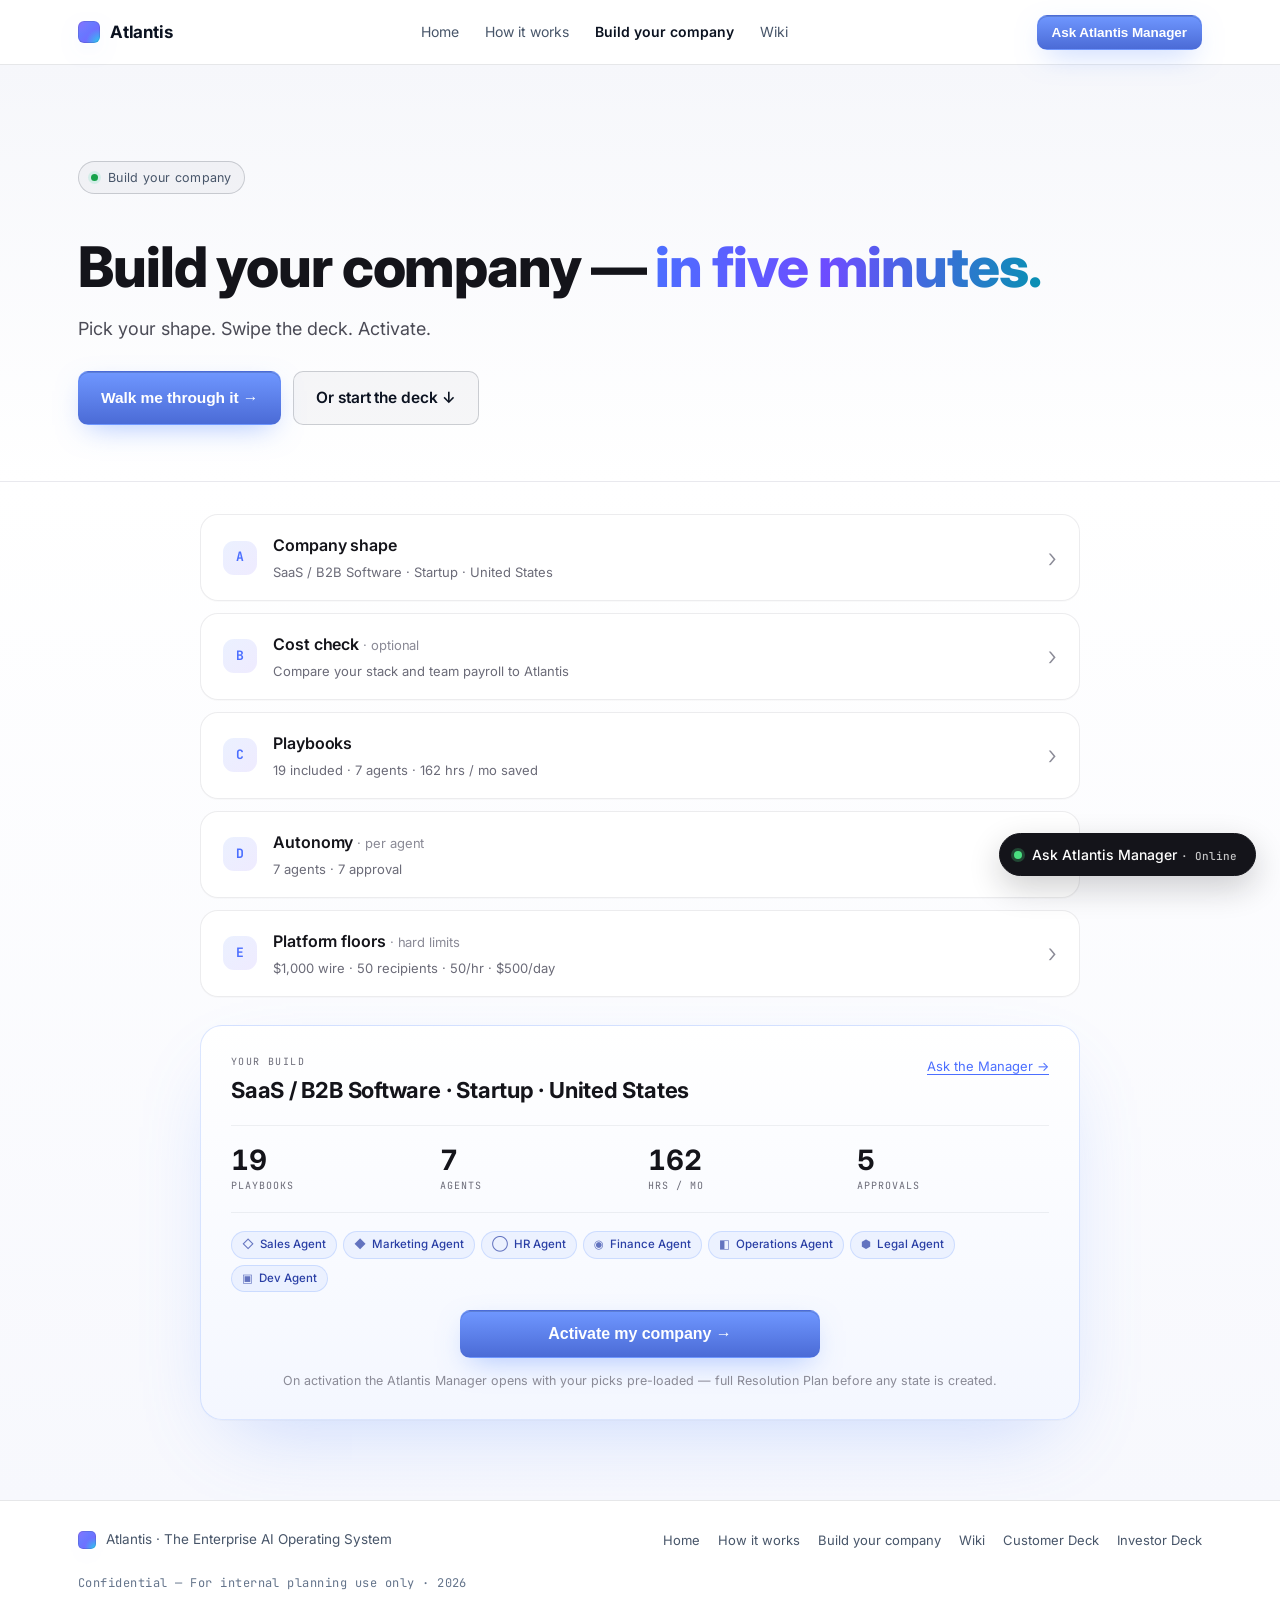
<file: build.html>
<!doctype html>
<html lang="en">
<head>
<meta charset="utf-8" />
<meta name="viewport" content="width=device-width,initial-scale=1" />
<title>Build your company — Atlantis</title>
<meta name="description" content="Pick the operational playbooks your business runs, customize the defaults, set your autonomy mode, and activate your Atlantis company in minutes." />
<meta name="atlantis-manager-worker" content="https://atlantis-manager.hadu610.workers.dev">
<link rel="preconnect" href="https://fonts.googleapis.com" />
<link rel="preconnect" href="https://fonts.gstatic.com" crossorigin />
<link href="https://fonts.googleapis.com/css2?family=Inter:wght@300;400;500;600;700;800&family=JetBrains+Mono:wght@400;500&display=swap" rel="stylesheet" />
<style>
/* === inlined styles.css === */
/* =========================================================
   Atlantis — Enterprise AI Operating System
   Pitch site styles
   ========================================================= */

:root {
  /* Light theme — default for every Atlantis surface.
     Brand accent gradient (purple -> cyan) is preserved; surfaces and text invert. */
  --bg: #ffffff;
  --bg-2: #f4f6fb;
  --bg-3: #eef2f8;
  --surface: #ffffff;
  --surface-2: #f7f9fc;
  --border: rgba(15, 23, 42, 0.10);
  --border-strong: rgba(15, 23, 42, 0.18);
  --text: #0b1220;
  --text-dim: #475569;
  --text-mute: #64748b;
  --accent: #4c6fff;
  --accent-2: #6d4cff;
  --accent-3: #0891b2;
  --accent-glow: rgba(76, 111, 255, 0.28);
  --success: #16a34a;
  --radius: 14px;
  --radius-lg: 22px;
  --container: 1180px;
  --shadow-1: 0 1px 0 rgba(15, 23, 42, 0.02) inset, 0 12px 40px -22px rgba(15, 23, 42, 0.18);
  --shadow-glow: 0 0 0 1px rgba(76, 111, 255, 0.22), 0 30px 80px -34px rgba(76, 111, 255, 0.35);
}

* { box-sizing: border-box; }
html, body { margin: 0; padding: 0; }
html { scroll-behavior: smooth; }

body {
  font-family: 'Inter', system-ui, -apple-system, Segoe UI, Roboto, Helvetica, Arial, sans-serif;
  background: var(--bg);
  color: var(--text);
  line-height: 1.55;
  font-size: 16px;
  -webkit-font-smoothing: antialiased;
  -moz-osx-font-smoothing: grayscale;
  overflow-x: hidden;
}

a { color: inherit; text-decoration: none; }
img { max-width: 100%; display: block; }

.container {
  max-width: var(--container);
  margin: 0 auto;
  padding: 0 28px;
}

/* ===== Utility ===== */
.grad-text {
  /* Slightly darkened from the original (#6aa1ff/#8b6bff/#22d3ee) for legibility on white. */
  background: linear-gradient(95deg, #4c6fff 0%, #6d4cff 45%, #0891b2 100%);
  -webkit-background-clip: text;
  background-clip: text;
  color: transparent;
}

/* ===== Buttons ===== */
.btn {
  display: inline-flex;
  align-items: center;
  justify-content: center;
  gap: 8px;
  padding: 11px 18px;
  border-radius: 10px;
  font-weight: 600;
  font-size: 14.5px;
  letter-spacing: -0.005em;
  transition: transform .15s ease, background .2s ease, border-color .2s ease, color .2s ease, box-shadow .2s ease;
  border: 1px solid transparent;
  cursor: pointer;
  white-space: nowrap;
}
.btn-lg { padding: 14px 22px; font-size: 15.5px; }
.btn-primary {
  background: linear-gradient(180deg, #6f97ff 0%, #4b6bd6 100%);
  color: #fff;
  box-shadow: 0 1px 0 rgba(15, 23, 42,0.18) inset, 0 10px 30px -10px rgba(91,140,255,0.55);
}
.btn-primary:hover { transform: translateY(-1px); box-shadow: 0 1px 0 rgba(15, 23, 42,0.22) inset, 0 14px 36px -10px rgba(91,140,255,0.7); }
.btn-ghost {
  background: rgba(15, 23, 42,0.03);
  border-color: var(--border-strong);
  color: var(--text);
}
.btn-ghost:hover { background: rgba(15, 23, 42,0.06); border-color: rgba(15, 23, 42,0.22); }

/* ===== Nav ===== */
.nav {
  position: sticky;
  top: 0;
  z-index: 50;
  background: rgba(255, 255, 255, 0.78);
  backdrop-filter: blur(14px) saturate(160%);
  -webkit-backdrop-filter: blur(14px) saturate(160%);
  border-bottom: 1px solid var(--border);
}
.nav-inner {
  display: flex;
  align-items: center;
  justify-content: space-between;
  height: 64px;
  gap: 24px;
}
.brand {
  display: inline-flex; align-items: center; gap: 10px;
  font-weight: 700; letter-spacing: -0.01em;
  font-size: 17px;
}
.brand-mark {
  width: 22px; height: 22px;
  border-radius: 6px;
  background:
    radial-gradient(120% 120% at 0% 0%, #8b6bff 0%, transparent 55%),
    radial-gradient(120% 120% at 100% 100%, #22d3ee 0%, transparent 55%),
    linear-gradient(135deg, #5b8cff, #7c5cff);
  box-shadow: 0 0 0 1px rgba(15, 23, 42,0.12) inset, 0 8px 24px -8px rgba(91,140,255,0.6);
}
.brand-name { color: var(--text); }
.nav-links {
  display: flex; gap: 26px;
  font-size: 14px;
  color: var(--text-dim);
}
.nav-links a { transition: color .15s ease; }
.nav-links a:hover { color: var(--text); }
.nav-links a.nav-link-feature {
  color: var(--text);
  font-weight: 600;
  background: linear-gradient(90deg, rgba(91,140,255,0.14), rgba(124,92,255,0.14));
  border: 1px solid rgba(91,140,255,0.35);
  padding: 4px 10px;
  border-radius: 999px;
  font-size: 13px;
}
.nav-links a.nav-link-feature:hover { border-color: rgba(91,140,255,0.55); }

.nav-right {
  display: inline-flex;
  align-items: center;
  gap: 10px;
}
.nav-cta { padding: 9px 14px; font-size: 13.5px; }

/* Hamburger button */
.nav-toggle {
  display: none;
  width: 40px;
  height: 40px;
  align-items: center;
  justify-content: center;
  background: rgba(15, 23, 42,0.04);
  border: 1px solid var(--border-strong);
  border-radius: 10px;
  cursor: pointer;
  position: relative;
  padding: 0;
  flex-shrink: 0;
  transition: background .15s ease, border-color .15s ease;
}
.nav-toggle:hover { background: rgba(15, 23, 42,0.08); border-color: rgba(15, 23, 42,0.22); }
.nav-toggle-bar {
  display: block;
  position: absolute;
  width: 18px;
  height: 2px;
  background: var(--text);
  border-radius: 2px;
  left: 50%;
  margin-left: -9px;
  transition: transform .2s ease, opacity .15s ease, top .2s ease;
}
.nav-toggle-bar:nth-child(1) { top: 13px; }
.nav-toggle-bar:nth-child(2) { top: 19px; }
.nav-toggle-bar:nth-child(3) { top: 25px; }
.nav.open .nav-toggle-bar:nth-child(1) { top: 19px; transform: rotate(45deg); }
.nav.open .nav-toggle-bar:nth-child(2) { opacity: 0; }
.nav.open .nav-toggle-bar:nth-child(3) { top: 19px; transform: rotate(-45deg); }

@media (max-width: 900px) {
  .nav-toggle { display: inline-flex; }
  .nav-links {
    position: fixed;
    top: 64px;
    left: 0; right: 0;
    flex-direction: column;
    align-items: stretch;
    gap: 0;
    padding: 8px 24px 24px;
    background: rgba(255, 255, 255, 0.97);
    backdrop-filter: blur(16px) saturate(160%);
    -webkit-backdrop-filter: blur(16px) saturate(160%);
    border-bottom: 1px solid var(--border-strong);
    max-height: calc(100vh - 64px);
    overflow-y: auto;
    z-index: 49;
    /* hidden state */
    transform: translateY(-8px);
    opacity: 0;
    pointer-events: none;
    visibility: hidden;
    transition: transform .2s ease, opacity .2s ease, visibility .2s;
    font-size: 16px;
  }
  .nav.open .nav-links {
    transform: translateY(0);
    opacity: 1;
    pointer-events: auto;
    visibility: visible;
  }
  .nav-links a {
    padding: 14px 4px;
    color: var(--text);
    border-bottom: 1px solid var(--border);
  }
  .nav-links a:last-child { border-bottom: 0; }
  .nav-links a.nav-link-feature {
    margin: 12px 0 4px;
    padding: 12px 16px;
    border-radius: 10px;
    text-align: center;
    border-bottom: 1px solid rgba(91,140,255,0.35);
  }
  /* Optional backdrop behind the open drawer */
  .nav.open::after {
    content: '';
    position: fixed;
    top: 64px; left: 0; right: 0; bottom: 0;
    background: rgba(0,0,0,0.55);
    z-index: 48;
    pointer-events: none;
  }
}
@media (max-width: 430px) {
  .nav-cta { display: none; }
}

/* ===== Hero ===== */
.hero {
  position: relative;
  overflow: hidden;
  padding: 96px 0 80px;
  isolation: isolate;
}
.hero-bg { position: absolute; inset: 0; z-index: -1; }
.grid-overlay {
  position: absolute; inset: 0;
  background-image:
    linear-gradient(rgba(15, 23, 42,0.04) 1px, transparent 1px),
    linear-gradient(90deg, rgba(15, 23, 42,0.04) 1px, transparent 1px);
  background-size: 56px 56px;
  mask-image: radial-gradient(ellipse at 50% 30%, #000 30%, transparent 75%);
  -webkit-mask-image: radial-gradient(ellipse at 50% 30%, #000 30%, transparent 75%);
}
.glow {
  position: absolute;
  border-radius: 50%;
  filter: blur(140px);
  opacity: .22;
}
.glow-1 { width: 520px; height: 520px; background: #6d8cff; top: -160px; left: -160px; }
.glow-2 { width: 460px; height: 460px; background: #a78bfa; top: 40px; right: -160px; opacity: .18; }

.hero-inner { position: relative; }
.eyebrow {
  display: inline-flex; align-items: center; gap: 10px;
  padding: 6px 12px;
  border: 1px solid var(--border-strong);
  background: rgba(15, 23, 42,0.03);
  border-radius: 999px;
  font-size: 12.5px;
  color: var(--text-dim);
  letter-spacing: 0.02em;
  margin-bottom: 28px;
}
.eyebrow .dot {
  width: 7px; height: 7px;
  border-radius: 50%;
  background: var(--success);
  box-shadow: 0 0 0 3px rgba(52, 211, 153, 0.15);
}
.hero-title {
  font-size: clamp(40px, 6vw, 72px);
  line-height: 1.04;
  letter-spacing: -0.025em;
  font-weight: 700;
  margin: 0 0 22px;
  max-width: 950px;
}
.hero-sub {
  font-size: clamp(16px, 1.5vw, 19px);
  color: var(--text-dim);
  max-width: 760px;
  margin: 0 0 18px;
}
.hero-claim {
  font-size: 15.5px;
  color: var(--text);
  max-width: 760px;
  padding: 14px 18px;
  border-left: 2px solid var(--accent);
  background: linear-gradient(90deg, rgba(91,140,255,0.07), transparent 60%);
  margin: 0 0 36px;
  border-radius: 0 8px 8px 0;
}
.hero-cta { display: flex; gap: 12px; flex-wrap: wrap; margin-bottom: 64px; }

.hero-stats {
  display: grid;
  grid-template-columns: repeat(4, 1fr);
  gap: 1px;
  background: var(--border);
  border: 1px solid var(--border);
  border-radius: var(--radius-lg);
  overflow: hidden;
}
.stat {
  background: linear-gradient(180deg, rgba(15, 23, 42,0.025), rgba(15, 23, 42,0.01));
  padding: 24px 22px;
}
.stat-value {
  font-size: 26px;
  font-weight: 700;
  letter-spacing: -0.02em;
  margin-bottom: 6px;
  background: linear-gradient(180deg, #0b1220, #475569);
  -webkit-background-clip: text;
  background-clip: text;
  color: transparent;
}
.stat-label { font-size: 12.5px; color: var(--text-mute); line-height: 1.5; }

@media (max-width: 760px) {
  .hero { padding: 64px 0 56px; }
  .hero-stats { grid-template-columns: repeat(2, 1fr); }
}

/* ===== Strip ===== */
.strip {
  border-top: 1px solid var(--border);
  border-bottom: 1px solid var(--border);
  background:
    radial-gradient(60% 100% at 50% 0%, rgba(91,140,255,0.10), transparent 70%),
    var(--bg-2);
  padding: 36px 0;
}
.strip-text {
  text-align: center;
  font-size: clamp(17px, 2vw, 22px);
  margin: 0;
  color: var(--text-dim);
  letter-spacing: -0.005em;
}
.strip-text strong { color: var(--text); font-weight: 600; }

/* ===== Sections ===== */
.section {
  padding: 110px 0;
  position: relative;
}
.section-alt {
  background:
    radial-gradient(70% 100% at 50% 0%, rgba(124,92,255,0.07), transparent 70%),
    var(--bg-2);
  border-top: 1px solid var(--border);
  border-bottom: 1px solid var(--border);
}
.section-head { max-width: 820px; margin: 0 auto 60px; text-align: center; }
.section-eyebrow {
  display: inline-block;
  padding: 5px 11px;
  font-size: 12px;
  letter-spacing: 0.08em;
  text-transform: uppercase;
  color: var(--accent);
  border: 1px solid rgba(91,140,255,0.3);
  background: rgba(91,140,255,0.06);
  border-radius: 999px;
  margin-bottom: 18px;
}
.section-title {
  font-size: clamp(30px, 4vw, 46px);
  letter-spacing: -0.022em;
  font-weight: 700;
  line-height: 1.1;
  margin: 0 0 18px;
}
.section-sub {
  font-size: 16.5px;
  color: var(--text-dim);
  margin: 0;
  line-height: 1.6;
}

@media (max-width: 760px) {
  .section { padding: 72px 0; }
}

/* ===== Barriers ===== */
.barrier-grid {
  display: grid;
  grid-template-columns: repeat(3, 1fr);
  gap: 18px;
}
.barrier {
  position: relative;
  padding: 28px 26px 26px;
  background: linear-gradient(180deg, rgba(15, 23, 42,0.025), rgba(15, 23, 42,0.01));
  border: 1px solid var(--border);
  border-radius: var(--radius);
  transition: border-color .2s ease, transform .2s ease;
}
.barrier:hover { border-color: var(--border-strong); transform: translateY(-2px); }
.barrier-num {
  display: inline-block;
  font-family: 'JetBrains Mono', ui-monospace, monospace;
  font-size: 11.5px;
  font-weight: 500;
  letter-spacing: 0.04em;
  text-transform: uppercase;
  color: var(--accent);
  padding: 4px 10px;
  border: 1px solid rgba(91,140,255,0.3);
  background: rgba(91,140,255,0.06);
  border-radius: 6px;
  margin-bottom: 18px;
}
.barrier h3 {
  font-size: 19px;
  margin: 0 0 8px;
  letter-spacing: -0.012em;
}
.barrier-stat {
  font-size: 13.5px;
  color: var(--accent-3);
  font-weight: 500;
  margin: 0 0 12px;
  font-family: 'JetBrains Mono', ui-monospace, monospace;
}
.barrier p { color: var(--text-dim); margin: 0; font-size: 14.5px; line-height: 1.6; }

@media (max-width: 980px) { .barrier-grid { grid-template-columns: repeat(2, 1fr); } }
@media (max-width: 640px) { .barrier-grid { grid-template-columns: 1fr; } }

/* ===== Solutions ===== */
.solution-list {
  display: grid;
  gap: 18px;
}
.solution {
  padding: 32px 32px 30px;
  background:
    linear-gradient(180deg, rgba(15, 23, 42,0.035), rgba(15, 23, 42,0.012));
  border: 1px solid var(--border);
  border-radius: var(--radius-lg);
  position: relative;
  overflow: hidden;
}
.solution::before {
  content: '';
  position: absolute;
  inset: 0;
  background: radial-gradient(80% 100% at 0% 0%, rgba(91,140,255,0.10), transparent 60%);
  pointer-events: none;
}
.solution > * { position: relative; }
.solution-tag {
  display: inline-block;
  font-family: 'JetBrains Mono', ui-monospace, monospace;
  font-size: 11.5px;
  letter-spacing: 0.05em;
  text-transform: uppercase;
  color: var(--accent);
  padding: 4px 10px;
  border: 1px solid rgba(91,140,255,0.3);
  background: rgba(91,140,255,0.06);
  border-radius: 6px;
  margin-bottom: 14px;
}
.solution-title {
  font-size: clamp(20px, 2.2vw, 26px);
  font-weight: 700;
  letter-spacing: -0.018em;
  margin: 0 0 12px;
}
.solution-body { color: var(--text-dim); font-size: 15.5px; margin: 0 0 18px; max-width: 920px; line-height: 1.65; }
.solution-points {
  list-style: none;
  padding: 0;
  margin: 0;
  display: grid;
  grid-template-columns: repeat(2, 1fr);
  gap: 12px 24px;
}
.solution-points li {
  position: relative;
  padding-left: 22px;
  font-size: 14.5px;
  color: var(--text-dim);
  line-height: 1.55;
}
.solution-points li::before {
  content: '';
  position: absolute;
  left: 0; top: 9px;
  width: 12px; height: 2px;
  background: linear-gradient(90deg, var(--accent), var(--accent-2));
  border-radius: 2px;
}
.solution-points strong { color: var(--text); font-weight: 600; }

@media (max-width: 760px) { .solution-points { grid-template-columns: 1fr; } }

/* ===== Layers ===== */
.layers {
  display: grid;
  gap: 14px;
  margin-bottom: 80px;
}
.layer {
  display: grid;
  grid-template-columns: 110px 220px 1fr;
  gap: 24px;
  align-items: center;
  padding: 24px 28px;
  border: 1px solid var(--border);
  border-radius: var(--radius);
  background: linear-gradient(180deg, rgba(15, 23, 42,0.025), rgba(15, 23, 42,0.01));
}
.layer-core {
  border-color: rgba(91,140,255,0.3);
  background:
    radial-gradient(80% 200% at 0% 50%, rgba(91,140,255,0.12), transparent 60%),
    linear-gradient(180deg, rgba(15, 23, 42,0.03), rgba(15, 23, 42,0.01));
  box-shadow: var(--shadow-glow);
}
.layer-num {
  font-family: 'JetBrains Mono', ui-monospace, monospace;
  font-size: 12.5px;
  color: var(--accent);
  letter-spacing: 0.06em;
}
.layer-name {
  font-size: 18px;
  font-weight: 600;
  letter-spacing: -0.012em;
}
.layer-body { color: var(--text-dim); font-size: 14.5px; line-height: 1.6; }
.layer-meta { display: block; color: var(--text-mute); font-size: 13px; margin-top: 6px; }

@media (max-width: 760px) {
  .layer { grid-template-columns: 1fr; gap: 6px; }
}

/* ===== Pillars ===== */
.pillars-title {
  text-align: center;
  font-size: 22px;
  font-weight: 600;
  letter-spacing: -0.012em;
  margin: 0 0 30px;
  color: var(--text);
}
.pillar-grid {
  display: grid;
  grid-template-columns: repeat(4, 1fr);
  gap: 14px;
}
.pillar {
  padding: 26px 22px;
  border: 1px solid var(--border);
  background: linear-gradient(180deg, rgba(15, 23, 42,0.025), rgba(15, 23, 42,0.01));
  border-radius: var(--radius);
  transition: border-color .2s ease, transform .2s ease;
}
.pillar:hover { border-color: var(--border-strong); transform: translateY(-2px); }
.pillar-feature {
  border-color: rgba(91,140,255,0.35);
  background:
    radial-gradient(80% 200% at 100% 0%, rgba(124,92,255,0.18), transparent 60%),
    linear-gradient(180deg, rgba(15, 23, 42,0.04), rgba(15, 23, 42,0.012));
}
.pillar-icon {
  font-size: 22px;
  margin-bottom: 14px;
  background: linear-gradient(135deg, var(--accent), var(--accent-2));
  -webkit-background-clip: text;
  background-clip: text;
  color: transparent;
}
.pillar h4 { font-size: 16px; margin: 0 0 8px; letter-spacing: -0.01em; }
.pillar p { color: var(--text-dim); font-size: 13.5px; margin: 0; line-height: 1.6; }

@media (max-width: 900px) { .pillar-grid { grid-template-columns: repeat(2, 1fr); } }
@media (max-width: 540px) { .pillar-grid { grid-template-columns: 1fr; } }

/* ===== Phases ===== */
.phases {
  display: grid;
  grid-template-columns: repeat(4, 1fr);
  gap: 14px;
  position: relative;
}
.phases::before {
  content: '';
  position: absolute;
  top: 38px;
  left: 5%;
  right: 5%;
  height: 1px;
  background: linear-gradient(90deg, transparent, rgba(91,140,255,0.45), rgba(124,92,255,0.45), rgba(34,211,238,0.45), transparent);
  z-index: 0;
}
.phase {
  position: relative;
  padding: 24px 22px;
  border: 1px solid var(--border);
  background: var(--bg-3);
  border-radius: var(--radius);
}
.phase-marker {
  display: inline-flex;
  align-items: center;
  justify-content: center;
  width: 36px; height: 36px;
  border-radius: 10px;
  font-family: 'JetBrains Mono', ui-monospace, monospace;
  font-size: 13px;
  font-weight: 600;
  color: #fff;
  background: linear-gradient(135deg, var(--accent), var(--accent-2));
  margin-bottom: 14px;
  box-shadow: 0 0 0 4px var(--bg-2);
  position: relative;
  z-index: 1;
}
.phase h3 { font-size: 18px; margin: 0 0 4px; letter-spacing: -0.012em; }
.phase-tag {
  font-family: 'JetBrains Mono', ui-monospace, monospace;
  font-size: 11.5px;
  color: var(--accent-3);
  margin: 0 0 12px;
  letter-spacing: 0.04em;
}
.phase p:last-child { color: var(--text-dim); font-size: 14px; margin: 0; line-height: 1.6; }

@media (max-width: 900px) {
  .phases { grid-template-columns: repeat(2, 1fr); }
  .phases::before { display: none; }
}
@media (max-width: 480px) { .phases { grid-template-columns: 1fr; } }

/* ===== Competition table ===== */
.comp-table-wrap {
  border: 1px solid var(--border);
  border-radius: var(--radius-lg);
  overflow: hidden;
  background: var(--bg-3);
}
.comp-table {
  width: 100%;
  border-collapse: collapse;
  font-size: 14.5px;
}
.comp-table thead {
  background: rgba(15, 23, 42,0.03);
}
.comp-table th {
  text-align: left;
  font-weight: 600;
  font-size: 12.5px;
  letter-spacing: 0.06em;
  text-transform: uppercase;
  color: var(--text-mute);
  padding: 16px 22px;
  border-bottom: 1px solid var(--border);
}
.comp-table td {
  padding: 18px 22px;
  border-bottom: 1px solid var(--border);
  color: var(--text-dim);
  vertical-align: top;
}
.comp-table tr:last-child td { border-bottom: 0; }
.comp-table td:first-child {
  color: var(--text);
  font-weight: 500;
  white-space: nowrap;
}
.chip {
  display: inline-block;
  padding: 3px 9px;
  border-radius: 999px;
  font-family: 'JetBrains Mono', ui-monospace, monospace;
  font-size: 11.5px;
  background: rgba(15, 23, 42,0.05);
  border: 1px solid var(--border-strong);
  color: var(--text-dim);
  letter-spacing: 0.04em;
}
.chip-us {
  background: linear-gradient(90deg, rgba(91,140,255,0.16), rgba(124,92,255,0.16));
  border-color: rgba(91,140,255,0.45);
  color: var(--accent-2);
  font-weight: 600;
}
.comp-us {
  background:
    radial-gradient(60% 200% at 0% 50%, rgba(91,140,255,0.12), transparent 60%),
    rgba(91,140,255,0.04);
}
.comp-us td { color: var(--text); }

@media (max-width: 760px) {
  .comp-table th:nth-child(2), .comp-table td:nth-child(2) { display: none; }
}

/* ===== Roadmap ===== */
.roadmap {
  list-style: none;
  margin: 0;
  padding: 0;
  display: grid;
  gap: 14px;
  counter-reset: rm;
}
.rm-step {
  position: relative;
  padding: 26px 28px 26px 34px;
  background: linear-gradient(180deg, rgba(15, 23, 42,0.025), rgba(15, 23, 42,0.01));
  border: 1px solid var(--border);
  border-radius: var(--radius);
}
.rm-step::before {
  content: '';
  position: absolute;
  left: 0; top: 16px; bottom: 16px;
  width: 3px;
  background: linear-gradient(180deg, var(--accent), var(--accent-2));
  border-radius: 0 3px 3px 0;
}
.rm-time {
  font-family: 'JetBrains Mono', ui-monospace, monospace;
  font-size: 12px;
  letter-spacing: 0.06em;
  color: var(--accent-3);
  margin-bottom: 6px;
  text-transform: uppercase;
}
.rm-step h3 {
  font-size: 19px;
  margin: 0 0 8px;
  letter-spacing: -0.014em;
}
.rm-step p { color: var(--text-dim); margin: 0; font-size: 14.5px; line-height: 1.65; }

/* ===== Why grid ===== */
.why-grid {
  display: grid;
  grid-template-columns: repeat(3, 1fr);
  gap: 16px;
}
.why {
  padding: 26px 24px;
  border: 1px solid var(--border);
  border-radius: var(--radius);
  background: linear-gradient(180deg, rgba(15, 23, 42,0.025), rgba(15, 23, 42,0.01));
}
.why h3 { font-size: 17px; margin: 0 0 10px; letter-spacing: -0.012em; }
.why p { color: var(--text-dim); margin: 0; font-size: 14px; line-height: 1.6; }

@media (max-width: 900px) { .why-grid { grid-template-columns: repeat(2, 1fr); } }
@media (max-width: 600px) { .why-grid { grid-template-columns: 1fr; } }

/* ===== Principle ===== */
.principle-section {
  border-top: 1px solid var(--border);
  border-bottom: 1px solid var(--border);
  background:
    radial-gradient(60% 100% at 50% 0%, rgba(124,92,255,0.10), transparent 70%),
    var(--bg-2);
}
.principle { max-width: 880px; margin: 0 auto; text-align: center; }
.principle-eyebrow {
  font-family: 'JetBrains Mono', ui-monospace, monospace;
  font-size: 12px;
  letter-spacing: 0.1em;
  text-transform: uppercase;
  color: var(--accent);
  margin-bottom: 22px;
}
.principle-quote {
  font-size: clamp(22px, 3.2vw, 36px);
  line-height: 1.25;
  letter-spacing: -0.018em;
  font-weight: 500;
  margin: 0 0 22px;
  color: var(--text);
}
.principle-sig {
  color: var(--text-mute);
  font-size: 13.5px;
  margin: 0;
  font-family: 'JetBrains Mono', ui-monospace, monospace;
}

/* ===== CTA ===== */
.cta-section {
  padding: 100px 0 120px;
  background:
    radial-gradient(50% 80% at 20% 30%, rgba(91,140,255,0.18), transparent 60%),
    radial-gradient(50% 80% at 80% 70%, rgba(124,92,255,0.14), transparent 60%),
    var(--bg);
  border-top: 1px solid var(--border);
}
.cta-inner {
  display: grid;
  grid-template-columns: 1.4fr 1fr;
  gap: 48px;
  align-items: center;
}
.cta-content h2 {
  font-size: clamp(36px, 5vw, 56px);
  letter-spacing: -0.024em;
  font-weight: 700;
  margin: 0 0 16px;
}
.cta-content p {
  color: var(--text-dim);
  font-size: 17px;
  margin: 0 0 28px;
  max-width: 620px;
  line-height: 1.6;
}
.cta-buttons { display: flex; gap: 12px; flex-wrap: wrap; }

.cta-aside {
  padding: 24px;
  border: 1px solid var(--border-strong);
  border-radius: var(--radius);
  background: rgba(15, 23, 42,0.02);
}
.cta-aside-label {
  font-family: 'JetBrains Mono', ui-monospace, monospace;
  font-size: 11px;
  text-transform: uppercase;
  letter-spacing: 0.1em;
  color: var(--text-mute);
  margin-bottom: 14px;
}
.cta-aside-list { list-style: none; padding: 0; margin: 0; }
.cta-aside-list li {
  display: flex;
  justify-content: space-between;
  gap: 16px;
  padding: 10px 0;
  border-bottom: 1px solid var(--border);
  font-size: 13.5px;
}
.cta-aside-list li:last-child { border-bottom: 0; }
.cta-aside-list li span { color: var(--text-mute); }
.cta-aside-list li strong { color: var(--text); font-weight: 500; }

@media (max-width: 900px) {
  .cta-inner { grid-template-columns: 1fr; }
}

/* ===== Footer ===== */
.footer {
  border-top: 1px solid var(--border);
  padding: 28px 0 40px;
  background: var(--bg);
}
.footer-inner {
  display: flex;
  align-items: center;
  justify-content: space-between;
  gap: 24px;
  flex-wrap: wrap;
}
.footer-brand {
  display: inline-flex;
  align-items: center;
  gap: 10px;
  font-size: 13.5px;
  color: var(--text-dim);
}
.footer-brand .brand-mark { width: 18px; height: 18px; border-radius: 5px; }
.footer-meta {
  font-size: 12px;
  color: var(--text-mute);
  font-family: 'JetBrains Mono', ui-monospace, monospace;
  letter-spacing: 0.04em;
}

/* ===== Shared Source (Wiki on landing) ===== */
.shared-grid {
  display: grid;
  grid-template-columns: repeat(3, 1fr);
  gap: 16px;
  margin-bottom: 36px;
}
.shared-card {
  padding: 30px 26px;
  border: 1px solid var(--border);
  background: linear-gradient(180deg, rgba(15, 23, 42,0.025), rgba(15, 23, 42,0.01));
  border-radius: var(--radius);
  transition: border-color .2s ease, transform .2s ease;
}
.shared-card:hover { border-color: var(--border-strong); transform: translateY(-2px); }
.shared-card-feature {
  border-color: rgba(91,140,255,0.35);
  background:
    radial-gradient(80% 200% at 100% 0%, rgba(124,92,255,0.16), transparent 60%),
    linear-gradient(180deg, rgba(15, 23, 42,0.04), rgba(15, 23, 42,0.012));
}
.shared-icon {
  font-size: 24px;
  margin-bottom: 14px;
  display: inline-flex;
  align-items: center;
  justify-content: center;
  width: 44px; height: 44px;
  border-radius: 10px;
  background: linear-gradient(135deg, rgba(91,140,255,0.18), rgba(124,92,255,0.18));
  border: 1px solid rgba(91,140,255,0.3);
}
.shared-card h3 { font-size: 18px; margin: 0 0 10px; letter-spacing: -0.012em; }
.shared-card p { color: var(--text-dim); font-size: 14.5px; margin: 0 0 14px; line-height: 1.6; }
.shared-list {
  list-style: none;
  padding: 0;
  margin: 0;
}
.shared-list li {
  position: relative;
  padding-left: 18px;
  font-size: 13.5px;
  color: var(--text-dim);
  line-height: 1.5;
  margin: 6px 0;
}
.shared-list li::before {
  content: '';
  position: absolute;
  left: 0; top: 9px;
  width: 8px; height: 2px;
  background: linear-gradient(90deg, var(--accent), var(--accent-2));
  border-radius: 2px;
}
.shared-cta {
  display: flex;
  gap: 12px;
  justify-content: center;
  flex-wrap: wrap;
}
@media (max-width: 900px) { .shared-grid { grid-template-columns: 1fr; } }

/* ===== Customer journeys (homepage Get Started section) ===== */
.journeys-grid {
  display: grid;
  grid-template-columns: repeat(3, 1fr);
  gap: 16px;
  margin-bottom: 36px;
}
.journey {
  position: relative;
  padding: 28px 26px 26px;
  border: 1px solid var(--border);
  border-radius: var(--radius);
  background: linear-gradient(180deg, rgba(15, 23, 42,0.025), rgba(15, 23, 42,0.01));
  transition: border-color .2s ease, transform .2s ease;
  display: flex;
  flex-direction: column;
}
.journey:hover { border-color: var(--border-strong); transform: translateY(-2px); }
.journey-feature {
  border-color: rgba(91,140,255,0.35);
  background:
    radial-gradient(80% 200% at 100% 0%, rgba(124,92,255,0.16), transparent 60%),
    linear-gradient(180deg, rgba(15, 23, 42,0.04), rgba(15, 23, 42,0.012));
  box-shadow: var(--shadow-glow);
}
.journey-head {
  display: flex;
  align-items: center;
  justify-content: space-between;
  gap: 12px;
  margin-bottom: 14px;
}
.journey-tag {
  display: inline-block;
  font-family: 'JetBrains Mono', ui-monospace, monospace;
  font-size: 11.5px;
  letter-spacing: 0.05em;
  color: var(--accent);
  padding: 4px 10px;
  border: 1px solid rgba(91,140,255,0.3);
  background: rgba(91,140,255,0.06);
  border-radius: 6px;
  text-transform: uppercase;
}
.journey-size {
  font-size: 12px;
  color: var(--text-mute);
  font-family: 'JetBrains Mono', ui-monospace, monospace;
  letter-spacing: 0.03em;
}
.journey h3 {
  font-size: 19px;
  margin: 0 0 6px;
  letter-spacing: -0.012em;
}
.journey-claim {
  font-size: 13.5px;
  color: var(--accent-3);
  margin: 0 0 14px;
  font-family: 'JetBrains Mono', ui-monospace, monospace;
}
.journey-points {
  list-style: none;
  padding: 0;
  margin: 0;
  display: flex;
  flex-direction: column;
  gap: 8px;
}
.journey-points li {
  position: relative;
  padding-left: 20px;
  font-size: 14px;
  color: var(--text-dim);
  line-height: 1.55;
}
.journey-points li::before {
  content: '';
  position: absolute;
  left: 0; top: 9px;
  width: 12px; height: 2px;
  background: linear-gradient(90deg, var(--accent), var(--accent-2));
  border-radius: 2px;
}
.journey-points strong { color: var(--text); font-weight: 600; }

.journey-foundations {
  display: grid;
  grid-template-columns: repeat(3, 1fr);
  gap: 14px;
  padding: 24px;
  border: 1px solid var(--border);
  border-radius: var(--radius-lg);
  background:
    radial-gradient(60% 100% at 0% 0%, rgba(91,140,255,0.07), transparent 60%),
    var(--bg-3);
  margin-bottom: 32px;
}
.jf-item {
  display: flex;
  gap: 14px;
  align-items: flex-start;
}
.jf-icon {
  font-size: 20px;
  width: 40px; height: 40px;
  display: inline-flex;
  align-items: center;
  justify-content: center;
  border-radius: 10px;
  background: linear-gradient(135deg, rgba(91,140,255,0.18), rgba(124,92,255,0.18));
  border: 1px solid rgba(91,140,255,0.3);
  flex-shrink: 0;
}
.jf-item h4 { font-size: 14.5px; margin: 4px 0 4px; letter-spacing: -0.01em; }
.jf-item p { font-size: 13px; color: var(--text-dim); margin: 0; line-height: 1.55; }

.journey-cta {
  display: flex;
  gap: 12px;
  justify-content: center;
  flex-wrap: wrap;
}

@media (max-width: 900px) {
  .journeys-grid { grid-template-columns: 1fr; }
  .journey-foundations { grid-template-columns: 1fr; gap: 18px; padding: 20px; }
}

/* ===== Competitive 2x2 quadrant ===== */
.quadrant {
  position: relative;
  margin: 0 0 36px;
  padding: 28px 24px 24px 56px;
}
.quadrant-axis {
  position: absolute;
  font-family: 'JetBrains Mono', ui-monospace, monospace;
  font-size: 11.5px;
  letter-spacing: 0.06em;
  text-transform: uppercase;
  color: var(--text-mute);
  display: flex;
  align-items: center;
  gap: 8px;
}
.quadrant-axis-y {
  top: 50%;
  left: 0;
  transform: translateY(-50%) rotate(-90deg);
  transform-origin: center;
  white-space: nowrap;
}
.quadrant-axis-x {
  bottom: -8px;
  left: 56px;
  right: 0;
  justify-content: flex-end;
}
.quadrant-grid {
  display: grid;
  grid-template-columns: 1fr 1fr;
  grid-template-rows: 1fr 1fr;
  gap: 12px;
  min-height: 360px;
}
.quadrant-cell {
  padding: 22px 22px 20px;
  border: 1px solid var(--border);
  border-radius: var(--radius);
  background: linear-gradient(180deg, rgba(15, 23, 42,0.025), rgba(15, 23, 42,0.01));
  display: flex;
  flex-direction: column;
  gap: 8px;
  min-height: 0;
}
.quadrant-cell.q-us {
  border-color: rgba(91,140,255,0.45);
  background:
    radial-gradient(80% 200% at 100% 0%, rgba(124,92,255,0.18), transparent 60%),
    linear-gradient(180deg, rgba(15, 23, 42,0.04), rgba(15, 23, 42,0.012));
  box-shadow: var(--shadow-glow);
}
.q-label {
  font-size: 12px;
  font-family: 'JetBrains Mono', ui-monospace, monospace;
  letter-spacing: 0.05em;
  text-transform: uppercase;
  color: var(--accent);
  margin-bottom: 6px;
}
.q-tag {
  font-size: 14px;
  color: var(--text-dim);
  padding: 6px 10px;
  border: 1px solid var(--border-strong);
  border-radius: 8px;
  background: rgba(15, 23, 42,0.03);
  width: fit-content;
  max-width: 100%;
}
.q-tag-us {
  background: linear-gradient(90deg, rgba(91,140,255,0.18), rgba(124,92,255,0.18));
  border-color: rgba(91,140,255,0.55);
  color: var(--accent-2);
  font-weight: 600;
  letter-spacing: -0.005em;
}
.q-note {
  margin-top: auto;
  font-size: 12.5px;
  color: var(--text-mute);
  font-style: italic;
  line-height: 1.5;
}

@media (max-width: 760px) {
  .quadrant { padding: 28px 0 24px; }
  .quadrant-axis-y { display: none; }
  .quadrant-axis-x { display: none; }
  .quadrant-grid { grid-template-columns: 1fr; grid-template-rows: auto; min-height: 0; }
}

/* ===== Trust & Security cards ===== */
.trust-grid {
  display: grid;
  grid-template-columns: repeat(3, 1fr);
  gap: 14px;
}
.trust-card {
  padding: 24px 22px;
  border: 1px solid var(--border);
  border-radius: var(--radius);
  background: linear-gradient(180deg, rgba(15, 23, 42,0.025), rgba(15, 23, 42,0.01));
  transition: border-color .2s ease, transform .2s ease;
}
.trust-card:hover { border-color: var(--border-strong); transform: translateY(-2px); }
.trust-icon {
  font-size: 20px;
  width: 40px; height: 40px;
  display: inline-flex;
  align-items: center;
  justify-content: center;
  border-radius: 10px;
  background: linear-gradient(135deg, rgba(91,140,255,0.18), rgba(124,92,255,0.18));
  border: 1px solid rgba(91,140,255,0.3);
  margin-bottom: 14px;
}
.trust-card h3 {
  font-size: 16px;
  margin: 0 0 8px;
  letter-spacing: -0.012em;
}
.trust-card p {
  font-size: 13.5px;
  color: var(--text-dim);
  margin: 0;
  line-height: 1.55;
}

@media (max-width: 900px) { .trust-grid { grid-template-columns: repeat(2, 1fr); } }
@media (max-width: 560px) { .trust-grid { grid-template-columns: 1fr; } }

/* ===== Hero trust badges (replaces hero-stats on new homepage) ===== */
.hero-badges {
  display: flex;
  flex-wrap: wrap;
  gap: 10px;
  margin-top: 8px;
}
.hero-badge {
  display: inline-flex;
  align-items: center;
  gap: 8px;
  padding: 8px 14px;
  border: 1px solid var(--border-strong);
  background: rgba(15, 23, 42,0.03);
  border-radius: 999px;
  font-size: 13px;
  color: var(--text-dim);
}
.hero-badge .hb-icon { font-size: 13px; }

/* ===== Agent grid (Product section — 6 departments + foundation) ===== */
.agent-grid {
  display: grid;
  grid-template-columns: repeat(3, 1fr);
  gap: 16px;
}
.agent {
  position: relative;
  padding: 24px 22px 22px;
  border: 1px solid var(--border);
  border-radius: var(--radius);
  background: linear-gradient(180deg, rgba(15, 23, 42,0.025), rgba(15, 23, 42,0.01));
  display: flex;
  flex-direction: column;
  gap: 8px;
  transition: border-color .2s ease, transform .2s ease;
}
.agent:hover { border-color: var(--border-strong); transform: translateY(-2px); }
.agent-feature {
  grid-column: span 2;
  border-color: rgba(91,140,255,0.35);
  background:
    radial-gradient(80% 200% at 100% 0%, rgba(124,92,255,0.18), transparent 60%),
    linear-gradient(180deg, rgba(15, 23, 42,0.04), rgba(15, 23, 42,0.012));
  box-shadow: var(--shadow-glow);
}

/* Bridge between department row and foundation card */
.agent-foundation-bridge {
  display: flex;
  align-items: center;
  gap: 14px;
  margin: 28px 0 16px;
  padding: 0 8px;
}
.afb-line {
  flex: 1;
  height: 1px;
  background: linear-gradient(90deg, transparent, rgba(91,140,255,0.35), transparent);
}
.afb-label {
  font-family: 'JetBrains Mono', ui-monospace, monospace;
  font-size: 11.5px;
  letter-spacing: 0.1em;
  text-transform: uppercase;
  color: var(--accent);
  padding: 4px 10px;
  border: 1px solid rgba(91,140,255,0.35);
  background: rgba(91,140,255,0.06);
  border-radius: 999px;
}

/* Foundation card — full-width, distinct treatment */
.agent-foundation {
  padding: 32px 32px 30px;
  border: 1px solid rgba(91,140,255,0.45);
  border-radius: var(--radius-lg);
  background:
    radial-gradient(80% 200% at 0% 0%, rgba(91,140,255,0.16), transparent 60%),
    radial-gradient(80% 200% at 100% 100%, rgba(124,92,255,0.18), transparent 60%),
    linear-gradient(180deg, rgba(15, 23, 42,0.04), rgba(15, 23, 42,0.012));
  box-shadow: var(--shadow-glow);
  position: relative;
}
.af-head {
  display: flex;
  align-items: center;
  justify-content: space-between;
  gap: 16px;
  margin-bottom: 14px;
}
.af-tag {
  display: inline-block;
  font-family: 'JetBrains Mono', ui-monospace, monospace;
  font-size: 11.5px;
  letter-spacing: 0.06em;
  text-transform: uppercase;
  color: var(--accent);
  padding: 5px 12px;
  border: 1px solid rgba(91,140,255,0.4);
  background: rgba(91,140,255,0.08);
  border-radius: 999px;
}
.af-icon {
  font-size: 26px;
  width: 52px; height: 52px;
  display: inline-flex;
  align-items: center;
  justify-content: center;
  border-radius: 14px;
  background: linear-gradient(135deg, rgba(91,140,255,0.25), rgba(124,92,255,0.25));
  border: 1px solid rgba(91,140,255,0.4);
}
.agent-foundation h3 {
  font-size: clamp(22px, 2.2vw, 28px);
  margin: 0 0 12px;
  letter-spacing: -0.018em;
}
.af-lead {
  color: var(--text-dim);
  font-size: 15.5px;
  line-height: 1.65;
  margin: 0 0 22px;
  max-width: 920px;
}
.af-grid {
  display: grid;
  grid-template-columns: repeat(3, 1fr);
  gap: 16px;
  margin-bottom: 20px;
}
.af-item {
  padding: 16px 18px;
  border: 1px solid var(--border-strong);
  border-radius: 12px;
  background: rgba(15, 23, 42,0.03);
}
.af-item h4 {
  font-size: 14.5px;
  margin: 0 0 6px;
  letter-spacing: -0.01em;
}
.af-item p {
  color: var(--text-dim);
  font-size: 13.5px;
  margin: 0;
  line-height: 1.5;
}
@media (max-width: 760px) {
  .af-grid { grid-template-columns: 1fr; }
  .af-head { flex-direction: column-reverse; align-items: flex-start; }
  .agent-foundation { padding: 24px 22px 22px; }
}
.agent-icon {
  font-size: 22px;
  width: 42px; height: 42px;
  display: inline-flex;
  align-items: center;
  justify-content: center;
  border-radius: 10px;
  background: linear-gradient(135deg, rgba(91,140,255,0.18), rgba(124,92,255,0.18));
  border: 1px solid rgba(91,140,255,0.3);
  margin-bottom: 8px;
}
.agent h3 {
  font-size: 17px;
  margin: 0 0 4px;
  letter-spacing: -0.012em;
}
.agent p {
  color: var(--text-dim);
  font-size: 14px;
  line-height: 1.55;
  margin: 0 0 8px;
  flex-grow: 1;
}
.agent-link {
  font-size: 13px;
  color: var(--accent);
  margin-top: auto;
  transition: color .15s ease;
}
.agent-link:hover { color: var(--accent-2); }

@media (max-width: 1080px) {
  .agent-grid { grid-template-columns: repeat(2, 1fr); }
  .agent-feature { grid-column: span 2; }
}
@media (max-width: 540px) {
  .agent-grid { grid-template-columns: 1fr; }
  .agent-feature { grid-column: span 1; }
}

/* ===== Steps (How it works) ===== */
.steps {
  list-style: none;
  padding: 0;
  margin: 0 0 48px;
  display: grid;
  grid-template-columns: repeat(3, 1fr);
  gap: 18px;
  counter-reset: step;
}
.step {
  position: relative;
  padding: 28px 26px 26px;
  border: 1px solid var(--border);
  border-radius: var(--radius);
  background: linear-gradient(180deg, rgba(15, 23, 42,0.025), rgba(15, 23, 42,0.01));
}
.step-num {
  display: inline-flex;
  align-items: center;
  justify-content: center;
  width: 36px; height: 36px;
  border-radius: 10px;
  font-family: 'JetBrains Mono', ui-monospace, monospace;
  font-size: 13px;
  font-weight: 600;
  color: #fff;
  background: linear-gradient(135deg, var(--accent), var(--accent-2));
  margin-bottom: 16px;
  box-shadow: 0 0 0 4px var(--bg-3);
}
.step h3 {
  font-size: 18px;
  margin: 0 0 8px;
  letter-spacing: -0.012em;
}
.step p {
  color: var(--text-dim);
  font-size: 14.5px;
  margin: 0;
  line-height: 1.6;
}

@media (max-width: 860px) { .steps { grid-template-columns: 1fr; } }

/* ===== Autonomy strip inside How it works ===== */
.autonomy-strip {
  padding: 24px;
  border: 1px solid rgba(91,140,255,0.3);
  border-radius: var(--radius-lg);
  background:
    radial-gradient(60% 100% at 0% 0%, rgba(91,140,255,0.08), transparent 60%),
    var(--bg-3);
  display: grid;
  grid-template-columns: 1.4fr 1fr;
  align-items: center;
  gap: 28px;
}
.autonomy-strip-head h3 {
  font-size: 18px;
  margin: 0 0 8px;
  letter-spacing: -0.012em;
}
.autonomy-strip-head p {
  font-size: 14px;
  color: var(--text-dim);
  margin: 0;
  line-height: 1.55;
}
.autonomy-strip-stages {
  display: flex;
  gap: 10px;
  flex-wrap: wrap;
}
.auto-stage {
  display: inline-flex;
  align-items: center;
  gap: 8px;
  padding: 8px 14px;
  border: 1px solid var(--border-strong);
  background: rgba(15, 23, 42,0.03);
  border-radius: 999px;
  font-size: 13.5px;
  color: var(--text);
  font-weight: 500;
}
.auto-stage .as-num {
  font-family: 'JetBrains Mono', ui-monospace, monospace;
  font-size: 11.5px;
  color: var(--accent);
}
.autonomy-strip-link {
  grid-column: 1 / -1;
  font-size: 13.5px;
  color: var(--accent);
  margin-top: 4px;
  border-bottom: 1px solid transparent;
  transition: border-color .15s ease;
  width: fit-content;
}
.autonomy-strip-link:hover { border-bottom-color: var(--accent); }

@media (max-width: 760px) {
  .autonomy-strip { grid-template-columns: 1fr; gap: 20px; }
}

/* ===== Pricing strip ===== */
.pricing-strip {
  display: grid;
  grid-template-columns: repeat(3, 1fr);
  gap: 16px;
  margin-bottom: 32px;
}
.price-tier {
  padding: 28px 26px 26px;
  border: 1px solid var(--border);
  border-radius: var(--radius);
  background: linear-gradient(180deg, rgba(15, 23, 42,0.025), rgba(15, 23, 42,0.01));
  display: flex;
  flex-direction: column;
  gap: 4px;
}
.price-tier-feature {
  border-color: rgba(91,140,255,0.45);
  background:
    radial-gradient(80% 200% at 100% 0%, rgba(124,92,255,0.18), transparent 60%),
    linear-gradient(180deg, rgba(15, 23, 42,0.04), rgba(15, 23, 42,0.012));
  box-shadow: var(--shadow-glow);
}
.price-tier-name {
  font-family: 'JetBrains Mono', ui-monospace, monospace;
  font-size: 11.5px;
  letter-spacing: 0.06em;
  text-transform: uppercase;
  color: var(--accent);
  margin-bottom: 4px;
}
.price-tier-value {
  font-size: 28px;
  font-weight: 700;
  letter-spacing: -0.022em;
  color: var(--text);
  line-height: 1.1;
  margin-bottom: 4px;
}
.price-tier-value span {
  font-size: 14px;
  font-weight: 500;
  color: var(--text-mute);
  margin-left: 4px;
}
.price-tier-fit {
  font-size: 13px;
  color: var(--text-mute);
  margin-bottom: 16px;
  font-family: 'JetBrains Mono', ui-monospace, monospace;
  letter-spacing: 0.02em;
}
.price-tier ul {
  list-style: none;
  padding: 0;
  margin: 0;
  display: flex;
  flex-direction: column;
  gap: 8px;
}
.price-tier li {
  position: relative;
  padding-left: 20px;
  font-size: 14px;
  color: var(--text-dim);
  line-height: 1.5;
}
.price-tier li::before {
  content: '';
  position: absolute;
  left: 0; top: 9px;
  width: 12px; height: 2px;
  background: linear-gradient(90deg, var(--accent), var(--accent-2));
  border-radius: 2px;
}
.pricing-cta {
  display: flex;
  gap: 12px;
  justify-content: center;
  flex-wrap: wrap;
}

@media (max-width: 900px) { .pricing-strip { grid-template-columns: 1fr; } }

/* ===== Resources grid ===== */
.resources-grid {
  display: grid;
  grid-template-columns: repeat(3, 1fr);
  gap: 14px;
}
.resource {
  padding: 24px 22px;
  border: 1px solid var(--border);
  border-radius: var(--radius);
  background: linear-gradient(180deg, rgba(15, 23, 42,0.025), rgba(15, 23, 42,0.01));
  transition: border-color .2s ease, transform .2s ease, background .2s ease;
  display: flex;
  flex-direction: column;
  gap: 6px;
}
.resource:hover {
  border-color: var(--border-strong);
  transform: translateY(-2px);
  background: linear-gradient(180deg, rgba(15, 23, 42,0.04), rgba(15, 23, 42,0.015));
}
.resource-feature {
  border-color: rgba(91,140,255,0.35);
  background:
    radial-gradient(80% 200% at 100% 0%, rgba(124,92,255,0.16), transparent 60%),
    linear-gradient(180deg, rgba(15, 23, 42,0.04), rgba(15, 23, 42,0.012));
}
.resource-tag {
  font-family: 'JetBrains Mono', ui-monospace, monospace;
  font-size: 11px;
  letter-spacing: 0.06em;
  text-transform: uppercase;
  color: var(--accent);
  margin-bottom: 4px;
}
.resource h3 {
  font-size: 16px;
  margin: 0 0 6px;
  letter-spacing: -0.012em;
  color: var(--text);
}
.resource p {
  font-size: 13.5px;
  color: var(--text-dim);
  margin: 0;
  line-height: 1.55;
}

@media (max-width: 900px) { .resources-grid { grid-template-columns: 1fr; } }

/* ===== Footer links row ===== */
.footer-links {
  display: inline-flex;
  align-items: center;
  gap: 18px;
  flex-wrap: wrap;
  font-size: 13px;
}
.footer-links a {
  color: var(--text-dim);
  transition: color .15s ease;
}
.footer-links a:hover { color: var(--text); }

/* ===== Selection ===== */
::selection { background: rgba(76, 111, 255, 0.22); color: var(--text); }

/* =========================================================
   Stack Cost Calculator (homepage section #calculator)
   ========================================================= */

.visually-hidden {
  position: absolute !important;
  width: 1px; height: 1px;
  padding: 0; margin: -1px; overflow: hidden;
  clip: rect(0,0,0,0); white-space: nowrap; border: 0;
}

/* ----- Research baseline (above calculator) ----- */
.calc-research {
  margin: 0 0 40px;
  padding: 22px 26px 18px;
  background:
    radial-gradient(60% 200% at 0% 0%, rgba(91, 140, 255, 0.05), transparent 60%),
    var(--surface);
  border: 1px solid var(--border);
  border-radius: var(--radius-lg);
}
.calc-research-head {
  display: flex;
  flex-direction: column;
  gap: 4px;
  margin-bottom: 18px;
}
.calc-research-eyebrow {
  font-family: 'JetBrains Mono', ui-monospace, monospace;
  font-size: 11.5px;
  letter-spacing: 0.08em;
  text-transform: uppercase;
  color: var(--accent);
  font-weight: 600;
}
.calc-research-title {
  font-size: 17px;
  font-weight: 600;
  color: var(--text);
  letter-spacing: -0.012em;
}
.calc-research-stats {
  display: grid;
  grid-template-columns: repeat(3, 1fr);
  gap: 14px;
  margin-bottom: 16px;
}
.calc-research-stat {
  padding: 14px 16px;
  background: rgba(15, 23, 42, 0.025);
  border: 1px solid var(--border);
  border-radius: var(--radius);
  display: flex;
  flex-direction: column;
  gap: 6px;
}
.calc-research-stat-label {
  font-size: 12px;
  color: var(--text-mute);
  font-weight: 500;
}
.calc-research-stat-value {
  font-size: 22px;
  font-weight: 700;
  letter-spacing: -0.018em;
  color: var(--text);
  font-variant-numeric: tabular-nums;
  line-height: 1.1;
}
.calc-research-stat-value span {
  font-size: 12px;
  font-weight: 500;
  color: var(--text-dim);
  letter-spacing: 0;
  margin-left: 4px;
}
.calc-research-stat-src {
  font-family: 'JetBrains Mono', ui-monospace, monospace;
  font-size: 10.5px;
  color: var(--text-mute);
  letter-spacing: 0.02em;
}
.calc-research-cites {
  font-size: 12.5px;
  color: var(--text-mute);
  line-height: 1.55;
  padding-top: 14px;
  border-top: 1px solid var(--border);
}
.calc-research-cites a {
  color: var(--accent);
  text-decoration: none;
  border-bottom: 1px solid transparent;
  transition: border-color .15s ease;
}
.calc-research-cites a:hover { border-bottom-color: var(--accent); }

@media (max-width: 760px) {
  .calc-research-stats { grid-template-columns: 1fr; }
}

.calc {
  display: grid;
  gap: 32px;
}

/* ----- Step header ----- */
.calc-step {
  display: grid;
  gap: 18px;
}
.calc-step-head {
  display: flex;
  align-items: center;
  gap: 12px;
  font-size: 16px;
  font-weight: 600;
  color: var(--text);
  letter-spacing: -0.012em;
}
.calc-step-num {
  display: inline-flex;
  align-items: center;
  justify-content: center;
  width: 28px; height: 28px;
  border-radius: 999px;
  background: linear-gradient(135deg, var(--accent), var(--accent-2));
  color: #fff;
  font-size: 13px;
  font-weight: 700;
  font-family: 'JetBrains Mono', ui-monospace, monospace;
  flex-shrink: 0;
}
.calc-step-title { line-height: 1.3; }

/* ----- Presets ----- */
.calc-presets {
  display: grid;
  grid-template-columns: repeat(3, 1fr);
  gap: 10px;
}
.calc-preset {
  display: flex;
  flex-direction: column;
  align-items: flex-start;
  gap: 4px;
  padding: 14px 18px;
  background: var(--surface);
  border: 1px solid var(--border);
  border-radius: var(--radius);
  cursor: pointer;
  font-family: inherit;
  transition: border-color .15s ease, background .15s ease, transform .15s ease, box-shadow .15s ease;
  text-align: left;
}
.calc-preset:hover {
  border-color: var(--border-strong);
  transform: translateY(-1px);
}
.calc-preset.active {
  border-color: rgba(91, 140, 255, 0.55);
  background:
    radial-gradient(80% 200% at 0% 50%, rgba(91, 140, 255, 0.10), transparent 60%),
    var(--surface);
  box-shadow: var(--shadow-glow);
}
.calc-preset-label {
  font-size: 14.5px;
  font-weight: 600;
  color: var(--text);
  letter-spacing: -0.01em;
}
.calc-preset-meta {
  font-size: 12.5px;
  color: var(--text-mute);
  font-family: 'JetBrains Mono', ui-monospace, monospace;
}
.calc-preset.active .calc-preset-meta { color: var(--accent); }

/* ----- Slider ----- */
.calc-slider-row {
  display: grid;
  grid-template-columns: 1fr auto;
  gap: 22px;
  align-items: center;
  padding: 18px 22px;
  background: var(--surface);
  border: 1px solid var(--border);
  border-radius: var(--radius);
}
#calc-emp-slider {
  width: 100%;
  -webkit-appearance: none;
  appearance: none;
  height: 6px;
  border-radius: 999px;
  background: linear-gradient(90deg, var(--accent) 0%, var(--accent-2) 50%, var(--accent-3) 100%);
  outline: none;
  cursor: pointer;
}
#calc-emp-slider::-webkit-slider-thumb {
  -webkit-appearance: none;
  appearance: none;
  width: 22px; height: 22px;
  border-radius: 50%;
  background: #fff;
  border: 2px solid var(--accent);
  cursor: pointer;
  box-shadow: 0 4px 12px -3px rgba(76, 111, 255, 0.5);
  transition: transform .12s ease;
}
#calc-emp-slider::-webkit-slider-thumb:hover { transform: scale(1.12); }
#calc-emp-slider::-moz-range-thumb {
  width: 22px; height: 22px;
  border-radius: 50%;
  background: #fff;
  border: 2px solid var(--accent);
  cursor: pointer;
  box-shadow: 0 4px 12px -3px rgba(76, 111, 255, 0.5);
}
.calc-slider-out {
  display: inline-flex;
  align-items: baseline;
  gap: 6px;
  font-weight: 600;
}
#calc-emp-input {
  width: 80px;
  padding: 6px 10px;
  border: 1px solid var(--border-strong);
  border-radius: 8px;
  background: var(--surface);
  font-family: 'JetBrains Mono', ui-monospace, monospace;
  font-size: 15px;
  color: var(--text);
  text-align: right;
  -moz-appearance: textfield;
}
#calc-emp-input::-webkit-outer-spin-button,
#calc-emp-input::-webkit-inner-spin-button { -webkit-appearance: none; margin: 0; }
#calc-emp-input:focus { outline: 2px solid var(--accent); outline-offset: 1px; }
.calc-slider-suffix { font-size: 13.5px; color: var(--text-mute); font-family: 'JetBrains Mono', ui-monospace, monospace; }

/* ----- Tools grid ----- */
.calc-tools {
  display: grid;
  gap: 24px;
}
.calc-cat {
  display: grid;
  gap: 10px;
}
.calc-cat-label {
  font-family: 'JetBrains Mono', ui-monospace, monospace;
  font-size: 11.5px;
  letter-spacing: 0.08em;
  text-transform: uppercase;
  color: var(--text-mute);
  font-weight: 600;
}
.calc-cat-tools {
  display: grid;
  grid-template-columns: repeat(auto-fill, minmax(280px, 1fr));
  gap: 10px;
}
.calc-tool {
  display: grid;
  grid-template-columns: auto 1fr auto;
  gap: 12px;
  align-items: center;
  padding: 14px 16px;
  background: var(--surface);
  border: 1px solid var(--border);
  border-radius: var(--radius);
  cursor: pointer;
  transition: border-color .15s ease, background .15s ease, transform .15s ease;
}
.calc-tool:hover {
  border-color: var(--border-strong);
}
.calc-tool.on {
  border-color: rgba(91, 140, 255, 0.45);
  background:
    radial-gradient(80% 200% at 100% 50%, rgba(91, 140, 255, 0.06), transparent 60%),
    var(--surface);
}
.calc-tool input[type="checkbox"] {
  appearance: none;
  -webkit-appearance: none;
  width: 18px; height: 18px;
  border: 1.5px solid var(--border-strong);
  border-radius: 5px;
  background: var(--bg);
  cursor: pointer;
  flex-shrink: 0;
  transition: background .12s ease, border-color .12s ease;
  display: inline-flex;
  align-items: center;
  justify-content: center;
}
.calc-tool input[type="checkbox"]:checked {
  background: linear-gradient(135deg, var(--accent), var(--accent-2));
  border-color: var(--accent-2);
}
.calc-tool input[type="checkbox"]:checked::after {
  content: '';
  width: 5px; height: 9px;
  border-right: 2px solid #fff;
  border-bottom: 2px solid #fff;
  transform: translateY(-1px) rotate(45deg);
}
.calc-tool-body { min-width: 0; }
.calc-tool-name {
  font-size: 14px;
  font-weight: 600;
  color: var(--text);
  letter-spacing: -0.008em;
  margin-bottom: 2px;
  overflow: hidden;
  text-overflow: ellipsis;
}
.calc-tool-note {
  font-size: 12px;
  color: var(--text-mute);
  line-height: 1.4;
  font-family: 'JetBrains Mono', ui-monospace, monospace;
}
.calc-tool-cost {
  font-family: 'JetBrains Mono', ui-monospace, monospace;
  font-size: 12.5px;
  font-weight: 600;
  color: var(--accent-2);
  text-align: right;
  white-space: nowrap;
}
.calc-tool-cost span {
  display: block;
  font-size: 10.5px;
  color: var(--text-mute);
  font-weight: 500;
  letter-spacing: 0.02em;
}

/* ----- Output cards ----- */
.calc-output {
  display: grid;
  grid-template-columns: 1fr 1fr 1.4fr;
  gap: 12px;
  margin-top: 8px;
}
.calc-output-card {
  position: relative;
  padding: 26px 26px 22px;
  border: 1px solid var(--border);
  border-radius: var(--radius-lg);
  background: var(--surface);
  display: flex;
  flex-direction: column;
  gap: 6px;
  overflow: hidden;
}
.calc-output-label {
  font-family: 'JetBrains Mono', ui-monospace, monospace;
  font-size: 11.5px;
  letter-spacing: 0.08em;
  text-transform: uppercase;
  color: var(--text-mute);
  font-weight: 600;
}
.calc-output-amount {
  font-size: clamp(24px, 3.4vw, 36px);
  font-weight: 700;
  letter-spacing: -0.022em;
  line-height: 1.1;
  color: var(--text);
  font-variant-numeric: tabular-nums;
}
.calc-output-sub {
  font-size: 13px;
  color: var(--text-dim);
  line-height: 1.5;
}
.calc-card-current {
  background:
    radial-gradient(80% 200% at 0% 0%, rgba(15, 23, 42, 0.04), transparent 60%),
    var(--surface);
}
.calc-card-current .calc-output-amount { color: var(--text); }
.calc-card-atlantis {
  border-color: rgba(91, 140, 255, 0.45);
  background:
    radial-gradient(80% 200% at 0% 0%, rgba(91, 140, 255, 0.08), transparent 60%),
    var(--surface);
  box-shadow: var(--shadow-glow);
}
.calc-card-atlantis .calc-output-amount {
  background: linear-gradient(95deg, #4c6fff 0%, #6d4cff 100%);
  -webkit-background-clip: text;
  background-clip: text;
  color: transparent;
}
.calc-card-savings {
  background:
    radial-gradient(80% 200% at 100% 0%, rgba(22, 163, 74, 0.10), transparent 60%),
    var(--surface);
  border-color: rgba(22, 163, 74, 0.35);
}
.calc-card-savings .calc-output-amount {
  background: linear-gradient(95deg, #15803d 0%, #16a34a 100%);
  -webkit-background-clip: text;
  background-clip: text;
  color: transparent;
}

.calc-breakdown {
  display: flex;
  flex-wrap: wrap;
  gap: 6px;
  margin-top: 10px;
}
.calc-breakdown-chip {
  display: inline-flex;
  align-items: center;
  gap: 6px;
  padding: 4px 10px;
  font-size: 11.5px;
  font-family: 'JetBrains Mono', ui-monospace, monospace;
  color: var(--text-dim);
  background: rgba(15, 23, 42, 0.04);
  border: 1px solid var(--border);
  border-radius: 999px;
}
.calc-breakdown-chip strong { color: var(--text); font-weight: 600; }
.calc-breakdown-empty {
  font-size: 12.5px;
  color: var(--text-mute);
  font-style: italic;
}

/* ----- Step 3: Team editor ----- */
.calc-step-help {
  font-size: 13.5px;
  color: var(--text-dim);
  line-height: 1.6;
  margin: -6px 0 4px;
}
.calc-step-help strong { color: var(--text); }
.calc-team-reset-btn {
  margin-left: auto;
  padding: 6px 12px;
  font-size: 12px;
  font-family: inherit;
  font-weight: 500;
  color: var(--text-dim);
  background: rgba(15, 23, 42, 0.03);
  border: 1px solid var(--border);
  border-radius: 8px;
  cursor: pointer;
  transition: background .15s ease, border-color .15s ease, color .15s ease;
}
.calc-team-reset-btn:hover {
  background: rgba(15, 23, 42, 0.06);
  border-color: var(--border-strong);
  color: var(--text);
}
.calc-team-head {
  display: grid;
  grid-template-columns: 1.5fr 1fr 1.2fr 1fr;
  gap: 14px;
  padding: 10px 16px 6px;
  font-family: 'JetBrains Mono', ui-monospace, monospace;
  font-size: 11px;
  letter-spacing: 0.08em;
  text-transform: uppercase;
  color: var(--text-mute);
  font-weight: 600;
}
.calc-team {
  display: grid;
  gap: 6px;
  background: var(--surface);
  border: 1px solid var(--border);
  border-radius: var(--radius-lg);
  padding: 8px;
}
.calc-dept {
  display: grid;
  grid-template-columns: 1.5fr 1fr 1.2fr 1fr;
  gap: 14px;
  align-items: center;
  padding: 14px 16px;
  background: var(--bg);
  border: 1px solid var(--border);
  border-radius: var(--radius);
  transition: border-color .12s ease;
}
.calc-dept:hover { border-color: var(--border-strong); }
.calc-dept-name {
  display: flex;
  align-items: center;
  gap: 10px;
  font-size: 14.5px;
  font-weight: 600;
  color: var(--text);
  letter-spacing: -0.008em;
}
.calc-dept-emoji {
  font-size: 18px;
  width: 28px;
  text-align: center;
}
.calc-dept-count {
  display: inline-flex;
  align-items: baseline;
  gap: 6px;
}
.calc-dept-input {
  width: 64px;
  padding: 6px 8px;
  border: 1px solid var(--border-strong);
  border-radius: 8px;
  background: var(--surface);
  font-family: 'JetBrains Mono', ui-monospace, monospace;
  font-size: 14px;
  font-weight: 600;
  color: var(--text);
  text-align: right;
  -moz-appearance: textfield;
}
.calc-dept-input::-webkit-outer-spin-button,
.calc-dept-input::-webkit-inner-spin-button { -webkit-appearance: none; margin: 0; }
.calc-dept-input:focus { outline: 2px solid var(--accent); outline-offset: 1px; }
.calc-dept-suffix {
  font-family: 'JetBrains Mono', ui-monospace, monospace;
  font-size: 12px;
  color: var(--text-mute);
}
.calc-dept-salary {
  font-family: 'JetBrains Mono', ui-monospace, monospace;
  font-size: 13px;
  font-weight: 600;
  color: var(--text-dim);
}
.calc-dept-salary span {
  display: block;
  font-size: 10.5px;
  font-weight: 500;
  color: var(--text-mute);
  letter-spacing: 0.02em;
}
.calc-dept-cost {
  font-family: 'JetBrains Mono', ui-monospace, monospace;
  font-size: 15px;
  font-weight: 700;
  color: var(--accent-2);
  text-align: right;
}
.calc-dept-cost span {
  display: block;
  font-size: 10.5px;
  font-weight: 500;
  color: var(--text-mute);
  letter-spacing: 0.02em;
}
.calc-team-srcs {
  font-size: 11.5px;
  color: var(--text-mute);
  line-height: 1.6;
  padding-top: 10px;
}
.calc-team-srcs a {
  color: var(--accent);
  text-decoration: none;
  border-bottom: 1px solid transparent;
  transition: border-color .15s ease;
}
.calc-team-srcs a:hover { border-bottom-color: var(--accent); }

/* ----- Step 4: Productivity slider ----- */
.calc-prod-step .calc-step-head { margin-bottom: 4px; }
.calc-prod-row {
  display: grid;
  grid-template-columns: 1fr auto;
  gap: 22px;
  align-items: center;
  padding: 18px 22px;
  background: var(--surface);
  border: 1px solid var(--border);
  border-radius: var(--radius);
}
#calc-prod-slider {
  width: 100%;
  -webkit-appearance: none;
  appearance: none;
  height: 6px;
  border-radius: 999px;
  background: linear-gradient(90deg, var(--accent-3) 0%, var(--accent) 50%, var(--accent-2) 100%);
  outline: none;
  cursor: pointer;
}
#calc-prod-slider::-webkit-slider-thumb {
  -webkit-appearance: none;
  appearance: none;
  width: 22px; height: 22px;
  border-radius: 50%;
  background: #fff;
  border: 2px solid var(--accent);
  cursor: pointer;
  box-shadow: 0 4px 12px -3px rgba(76, 111, 255, 0.5);
  transition: transform .12s ease;
}
#calc-prod-slider::-webkit-slider-thumb:hover { transform: scale(1.12); }
#calc-prod-slider::-moz-range-thumb {
  width: 22px; height: 22px;
  border-radius: 50%;
  background: #fff;
  border: 2px solid var(--accent);
  cursor: pointer;
  box-shadow: 0 4px 12px -3px rgba(76, 111, 255, 0.5);
}
.calc-prod-value {
  display: inline-flex;
  align-items: baseline;
  gap: 8px;
  font-weight: 600;
  white-space: nowrap;
}
.calc-prod-value #calc-prod-value {
  font-size: 22px;
  font-weight: 700;
  background: linear-gradient(95deg, #4c6fff 0%, #6d4cff 100%);
  -webkit-background-clip: text;
  background-clip: text;
  color: transparent;
  font-variant-numeric: tabular-nums;
}
.calc-prod-suffix {
  font-size: 13px;
  color: var(--text-mute);
  font-family: 'JetBrains Mono', ui-monospace, monospace;
  font-weight: 500;
}
.calc-prod-srcs {
  font-size: 11.5px;
  color: var(--text-mute);
  line-height: 1.6;
}
.calc-prod-srcs a {
  color: var(--accent);
  text-decoration: none;
  border-bottom: 1px solid transparent;
  transition: border-color .15s ease;
}
.calc-prod-srcs a:hover { border-bottom-color: var(--accent); }

/* ----- Run rate output header + stack lines ----- */
.calc-rr-head {
  display: flex;
  align-items: baseline;
  flex-wrap: wrap;
  gap: 12px 18px;
  padding: 22px 0 12px;
  border-top: 1px solid var(--border);
  margin-top: 12px;
}
.calc-rr-eyebrow {
  font-family: 'JetBrains Mono', ui-monospace, monospace;
  font-size: 11.5px;
  letter-spacing: 0.08em;
  text-transform: uppercase;
  color: var(--accent);
  font-weight: 600;
}
.calc-rr-title {
  font-size: 17px;
  font-weight: 600;
  color: var(--text);
  letter-spacing: -0.012em;
}
.calc-rr-meta {
  margin-left: auto;
  font-family: 'JetBrains Mono', ui-monospace, monospace;
  font-size: 12px;
  color: var(--text-mute);
}
.calc-output-rr .calc-output-amount {
  font-variant-numeric: tabular-nums;
}
.calc-rr-stack {
  display: grid;
  gap: 6px;
  margin-top: 10px;
  padding-top: 10px;
  border-top: 1px dashed var(--border);
}
.calc-rr-line {
  display: flex;
  align-items: baseline;
  justify-content: space-between;
  gap: 12px;
  font-size: 13px;
  color: var(--text-dim);
}
.calc-rr-line strong {
  font-family: 'JetBrains Mono', ui-monospace, monospace;
  font-weight: 600;
  color: var(--text);
  font-variant-numeric: tabular-nums;
}
.calc-rr-line em {
  font-style: normal;
  color: var(--accent-2);
  font-weight: 600;
}

/* ----- Footnote + CTA ----- */
.calc-footnote {
  font-size: 13px;
  line-height: 1.6;
  color: var(--text-dim);
  margin: 16px 0 0;
  padding: 16px 18px;
  background: rgba(15, 23, 42, 0.02);
  border: 1px solid var(--border);
  border-radius: var(--radius);
}
.calc-footnote strong { color: var(--text); font-weight: 600; }

.calc-cta {
  display: flex;
  gap: 12px;
  justify-content: center;
  flex-wrap: wrap;
  margin-top: 8px;
}

/* ----- Responsive ----- */
@media (max-width: 980px) {
  .calc-output { grid-template-columns: 1fr 1fr; }
  .calc-card-savings { grid-column: span 2; }
}
@media (max-width: 900px) {
  .calc-team-head { display: none; }
  .calc-dept {
    grid-template-columns: 1fr 1fr;
    gap: 10px;
  }
  .calc-dept-name { grid-column: 1 / -1; }
  .calc-dept-cost { text-align: right; }
}

@media (max-width: 700px) {
  .calc-presets { grid-template-columns: 1fr; }
  .calc-output { grid-template-columns: 1fr; }
  .calc-card-savings { grid-column: span 1; }
  .calc-slider-row { grid-template-columns: 1fr; gap: 14px; }
  .calc-cat-tools { grid-template-columns: 1fr; }
  .calc-tool { grid-template-columns: auto 1fr; gap: 10px; }
  .calc-tool-cost { grid-column: 2; text-align: left; }
  .calc-prod-row { grid-template-columns: 1fr; gap: 14px; }
  .calc-rr-head { flex-direction: column; align-items: flex-start; gap: 4px; }
  .calc-rr-meta { margin-left: 0; }
}

/* =========================================================
   Homepage v2 — Three teasers + Manager/Stream section
   ========================================================= */

.teasers {
  display: grid;
  grid-template-columns: repeat(3, 1fr);
  gap: 22px;
}
@media (max-width: 980px) {
  .teasers { grid-template-columns: 1fr; }
}

.teaser {
  display: flex;
  flex-direction: column;
  gap: 14px;
  padding: 28px;
  background: var(--surface);
  border: 1px solid var(--border);
  border-radius: var(--radius-lg);
  text-decoration: none;
  color: var(--text);
  transition: transform 0.18s ease, box-shadow 0.18s ease, border-color 0.18s ease;
  position: relative;
  overflow: hidden;
}
.teaser:hover {
  transform: translateY(-3px);
  box-shadow: 0 18px 48px -22px rgba(15,23,42,0.22);
  border-color: var(--border-strong);
}
.teaser-head {
  display: flex;
  align-items: center;
  justify-content: space-between;
}
.teaser-step {
  font-family: 'JetBrains Mono', monospace;
  font-size: 11px;
  text-transform: uppercase;
  letter-spacing: 0.12em;
  color: var(--text-mute);
  background: var(--bg-2);
  padding: 4px 10px;
  border-radius: 999px;
}
.teaser-icon {
  font-size: 24px;
  color: var(--text-mute);
}
.teaser h3 {
  font-size: 22px;
  font-weight: 700;
  margin: 4px 0 0;
  letter-spacing: -0.01em;
  color: var(--text);
}
.teaser p {
  margin: 0;
  font-size: 14px;
  color: var(--text-dim);
  line-height: 1.55;
}
.teaser-stats {
  display: flex;
  flex-wrap: wrap;
  gap: 16px;
  padding-top: 14px;
  border-top: 1px solid var(--border);
}
.teaser-stats span {
  font-size: 12px;
  color: var(--text-mute);
  font-family: 'JetBrains Mono', monospace;
}
.teaser-stats strong {
  color: var(--text);
  font-weight: 700;
}
.teaser-cta {
  font-size: 13px;
  font-weight: 600;
  color: var(--accent);
  margin-top: auto;
}
.teaser-feature {
  background: linear-gradient(180deg, #14141a 0%, #1f1f2a 100%);
  border-color: #14141a;
  color: #ffffff;
}
.teaser-feature h3,
.teaser-feature .teaser-stats strong { color: #ffffff; }
.teaser-feature p { color: #c8c8d4; }
.teaser-feature .teaser-stats span { color: #9b9ba8; }
.teaser-feature .teaser-stats { border-top-color: rgba(255,255,255,0.12); }
.teaser-feature .teaser-step { background: rgba(255,255,255,0.10); color: #c8c8d4; }
.teaser-feature .teaser-icon { color: #c8c8d4; }
.teaser-feature .teaser-cta { color: #c5cbff; }

/* =========================================================
   Manager + Live Activity Stream section
   ========================================================= */

.ms-grid {
  display: grid;
  grid-template-columns: 1fr 1fr;
  gap: 22px;
  margin-bottom: 28px;
}
@media (max-width: 980px) {
  .ms-grid { grid-template-columns: 1fr; }
}
.ms-card {
  padding: 28px;
  border-radius: var(--radius-lg);
  border: 1px solid var(--border);
  background: var(--surface);
  display: flex;
  flex-direction: column;
  gap: 14px;
}
.ms-eyebrow {
  font-family: 'JetBrains Mono', monospace;
  font-size: 11px;
  text-transform: uppercase;
  letter-spacing: 0.12em;
  color: var(--text-mute);
}
.ms-card h3 {
  margin: 0;
  font-size: 24px;
  font-weight: 700;
  letter-spacing: -0.01em;
}
.ms-card p {
  margin: 0;
  font-size: 14px;
  color: var(--text-dim);
  line-height: 1.6;
}
.ms-points {
  margin: 4px 0 0 0;
  padding: 0;
  list-style: none;
  display: flex;
  flex-direction: column;
  gap: 8px;
}
.ms-points li {
  font-size: 13.5px;
  color: var(--text-dim);
  padding-left: 18px;
  position: relative;
}
.ms-points li::before {
  content: '◇';
  position: absolute;
  left: 0;
  top: 0;
  color: var(--accent);
}
.ms-card-manager .btn { align-self: flex-start; margin-top: 6px; }

.ms-card-stream { background: linear-gradient(180deg, #fafafd 0%, #ffffff 100%); }
.ms-stream-mock {
  margin-top: 6px;
  padding: 14px;
  background: #14141a;
  border-radius: 12px;
  display: flex;
  flex-direction: column;
  gap: 6px;
  font-family: 'JetBrains Mono', monospace;
  font-size: 11.5px;
  color: #d8d8e0;
}
.ms-stream-row {
  display: grid;
  grid-template-columns: 78px 96px 24px 1fr;
  gap: 10px;
  align-items: center;
  padding: 4px 0;
  border-bottom: 1px solid rgba(255,255,255,0.06);
}
.ms-stream-row:last-child { border-bottom: 0; }
.ms-stream-row .ms-time { color: #7a7a88; }
.ms-stream-row .ms-agent { color: #ffffff; font-weight: 500; }
.ms-stream-row .ms-icon { color: #4ade80; text-align: center; font-size: 13px; }
.ms-stream-row .ms-summary { color: #b0b0bc; }
.ms-stream-pulse {
  animation: ms-pulse 2.4s ease-in-out infinite;
}
@keyframes ms-pulse {
  0%, 100% { background: transparent; }
  50% { background: rgba(255,255,255,0.04); }
}
.ms-card-stream .link-button {
  background: transparent;
  border: none;
  text-decoration: underline;
  color: var(--accent);
  cursor: pointer;
  font-size: 13px;
  padding: 0;
  font-family: inherit;
  align-self: flex-start;
  margin-top: 4px;
}

.ms-touchstones {
  display: grid;
  grid-template-columns: 1fr 1fr;
  gap: 16px;
}
@media (max-width: 800px) {
  .ms-touchstones { grid-template-columns: 1fr; }
}
.touchstone {
  display: flex;
  gap: 16px;
  padding: 22px;
  background: var(--bg-2);
  border-radius: var(--radius);
  align-items: flex-start;
}
.touchstone-num {
  font-family: 'JetBrains Mono', monospace;
  font-size: 28px;
  font-weight: 700;
  color: var(--text);
  line-height: 1;
  flex-shrink: 0;
  width: 44px;
  height: 44px;
  display: flex;
  align-items: center;
  justify-content: center;
  background: var(--surface);
  border-radius: 10px;
  border: 1px solid var(--border);
}
.touchstone-body {
  font-size: 13.5px;
  color: var(--text-dim);
  line-height: 1.6;
}
.touchstone-body strong {
  display: block;
  color: var(--text);
  margin-bottom: 4px;
  font-size: 14px;
}

/* Active nav state */
.nav-links .nav-link-active {
  color: var(--text) !important;
  font-weight: 600;
}

/* =========================================================
   "Next stop" handoff block (workflows.html → build.html)
   ========================================================= */
.next-stop {
  display: grid;
  grid-template-columns: 1.4fr 1fr;
  align-items: center;
  gap: 28px;
  padding: 36px;
  background: linear-gradient(180deg, #14141a 0%, #1f1f2a 100%);
  border-radius: var(--radius-lg);
  color: #ffffff;
}
@media (max-width: 820px) {
  .next-stop { grid-template-columns: 1fr; }
}
.next-stop-left .section-eyebrow {
  color: #c5cbff;
  font-family: 'JetBrains Mono', monospace;
  font-size: 11px;
  text-transform: uppercase;
  letter-spacing: 0.12em;
  margin-bottom: 8px;
}
.next-stop-title {
  font-size: 28px;
  font-weight: 700;
  letter-spacing: -0.01em;
  margin: 4px 0 8px;
  color: #ffffff;
}
.next-stop-sub {
  font-size: 14.5px;
  color: #c8c8d4;
  margin: 0;
  line-height: 1.6;
}
.next-stop-actions {
  display: flex;
  flex-wrap: wrap;
  gap: 12px;
  justify-content: flex-end;
}
@media (max-width: 820px) {
  .next-stop-actions { justify-content: flex-start; }
}
.next-stop-actions .btn-primary {
  background: #ffffff;
  color: #14141a;
}
.next-stop-actions .btn-primary:hover {
  background: #f6f6fc;
  color: #14141a;
}
.next-stop-actions .btn-ghost {
  border-color: rgba(255,255,255,0.20);
  color: #c8c8d4;
}
.next-stop-actions .btn-ghost:hover {
  border-color: #ffffff;
  color: #ffffff;
  background: rgba(255,255,255,0.04);
}

</style>
<style>
/* === inlined build.css === */
/* build.css — Company Operation Builder styling
   Inherits the Atlantis design system from styles.css (light theme default).
   Sticks to neutral type, generous spacing, no dark mode. */

/* ---------- Hero ---------- */
.build-hero {
  padding: 96px 0 56px;
  background: linear-gradient(180deg, #f6f7fb 0%, #ffffff 100%);
  border-bottom: 1px solid #e9e9ee;
}
.build-hero-title {
  font-size: clamp(36px, 4.5vw, 56px);
  line-height: 1.05;
  font-weight: 800;
  letter-spacing: -0.02em;
  margin: 16px 0 14px;
  color: #14141a;
}
.build-hero-sub {
  max-width: 760px;
  font-size: 18px;
  line-height: 1.55;
  color: #4b4b56;
  margin-bottom: 28px;
}
.build-hero-actions { display: flex; flex-wrap: wrap; gap: 12px; }

/* ---------- Cost (collapsed) ---------- */
.cost-collapse {
  border: 1px solid #e3e3ea;
  border-radius: 16px;
  background: #ffffff;
  overflow: hidden;
}
.cost-collapse[open] { box-shadow: 0 4px 24px rgba(20,20,26,0.06); }
.cost-summary {
  display: flex;
  align-items: center;
  justify-content: space-between;
  padding: 24px 28px;
  cursor: pointer;
  list-style: none;
  user-select: none;
  background: #ffffff;
  transition: background 0.15s ease;
}
.cost-summary::-webkit-details-marker { display: none; }
.cost-summary:hover { background: #fafafd; }
.cost-summary-left { display: flex; flex-direction: column; gap: 6px; }
.cost-summary-eyebrow {
  font-family: 'JetBrains Mono', monospace;
  font-size: 11px;
  text-transform: uppercase;
  letter-spacing: 0.12em;
  color: #6b6b78;
}
.cost-summary-title {
  font-size: 20px;
  font-weight: 600;
  color: #14141a;
}
.cost-summary-sub {
  font-size: 14px;
  color: #6b6b78;
  max-width: 720px;
}
.cost-summary-chevron {
  font-size: 22px;
  color: #6b6b78;
  transition: transform 0.2s ease;
}
.cost-collapse[open] .cost-summary-chevron { transform: rotate(180deg); }
.cost-collapse-body {
  padding: 12px 28px 28px;
  border-top: 1px solid #f1f1f5;
}
.cost-handoff {
  margin-top: 28px;
  padding-top: 24px;
  border-top: 1px solid #ececf2;
  display: flex;
  justify-content: center;
}

/* ---------- Section head (tight variant) ---------- */
.section-head-tight { max-width: 760px; margin: 0 auto 36px; text-align: center; }
.section-sub-tight {
  font-size: 16px;
  line-height: 1.5;
  color: #6b6b78;
  margin: 8px auto 0;
  max-width: 560px;
}

/* ---------- Pickers (dropdowns for company shape) ---------- */
.picker-row {
  display: grid;
  grid-template-columns: repeat(3, 1fr);
  gap: 14px;
  max-width: 880px;
  margin: 0 auto 28px;
}
@media (max-width: 760px) {
  .picker-row { grid-template-columns: 1fr; }
}
.picker {
  display: flex;
  flex-direction: column;
  gap: 6px;
  padding: 14px 18px;
  background: rgba(255,255,255,0.85);
  border: 1px solid rgba(15,23,42,0.10);
  border-radius: 14px;
  backdrop-filter: blur(10px) saturate(140%);
  -webkit-backdrop-filter: blur(10px) saturate(140%);
  box-shadow:
    0 1px 0 rgba(20,20,26,0.02),
    0 14px 40px -28px rgba(20,20,26,0.18);
  transition: border-color .2s ease, box-shadow .2s ease, transform .2s ease;
}
.picker:focus-within {
  border-color: rgba(91,140,255,0.55);
  box-shadow: 0 0 0 3px rgba(91,140,255,0.12), 0 14px 40px -22px rgba(91,140,255,0.40);
  transform: translateY(-1px);
}
.picker-label {
  font-family: 'JetBrains Mono', monospace;
  font-size: 10px;
  text-transform: uppercase;
  letter-spacing: 0.14em;
  color: #6b6b78;
}
.picker-select {
  appearance: none;
  -webkit-appearance: none;
  background: transparent;
  border: 0;
  padding: 2px 16px 2px 0;
  font: inherit;
  font-size: 15px;
  font-weight: 600;
  color: #14141a;
  cursor: pointer;
  background-image:
    linear-gradient(45deg, transparent 50%, #6b6b78 50%),
    linear-gradient(135deg, #6b6b78 50%, transparent 50%);
  background-position: right 4px center, right 0 center;
  background-size: 5px 5px, 5px 5px;
  background-repeat: no-repeat;
  width: 100%;
}
.picker-select:focus { outline: none; }

/* ---------- Deck filters (department pills) ---------- */
.deck-filters {
  display: flex;
  flex-wrap: wrap;
  justify-content: center;
  gap: 8px;
  max-width: 880px;
  margin: 0 auto 24px;
}
.deck-filter {
  padding: 7px 14px;
  font-size: 12.5px;
  font-weight: 500;
  font-family: inherit;
  border-radius: 999px;
  border: 1px solid rgba(15,23,42,0.10);
  background: rgba(255,255,255,0.70);
  backdrop-filter: blur(6px);
  -webkit-backdrop-filter: blur(6px);
  color: #4b4b56;
  cursor: pointer;
  display: inline-flex;
  align-items: center;
  gap: 7px;
  transition: all .15s ease;
}
.deck-filter:hover { border-color: rgba(15,23,42,0.22); color: #14141a; }
.deck-filter-on {
  background: #14141a;
  color: #ffffff;
  border-color: #14141a;
}
.deck-filter-icon { font-size: 12px; opacity: 0.75; }
.deck-filter-count {
  font-family: 'JetBrains Mono', monospace;
  font-size: 10px;
  opacity: 0.7;
  letter-spacing: 0.04em;
}

/* ---------- Card deck ---------- */
.deck-wrap {
  position: relative;
  display: grid;
  grid-template-columns: 48px 1fr 48px;
  align-items: center;
  gap: 18px;
  max-width: 760px;
  margin: 0 auto;
}
@media (max-width: 640px) {
  .deck-wrap { grid-template-columns: 40px 1fr 40px; gap: 10px; }
}
.deck-arrow {
  width: 48px; height: 48px;
  border-radius: 50%;
  border: 1px solid rgba(15,23,42,0.10);
  background: rgba(255,255,255,0.85);
  backdrop-filter: blur(8px);
  -webkit-backdrop-filter: blur(8px);
  font-size: 22px;
  font-weight: 400;
  color: #14141a;
  cursor: pointer;
  display: inline-flex;
  align-items: center;
  justify-content: center;
  font-family: inherit;
  transition: all .15s ease;
  z-index: 4;
  padding: 0;
}
.deck-arrow:hover {
  background: #14141a;
  color: #ffffff;
  border-color: #14141a;
  transform: scale(1.05);
}
.deck-arrow:disabled {
  opacity: 0.35;
  cursor: not-allowed;
  pointer-events: none;
}
@media (max-width: 640px) {
  .deck-arrow { width: 40px; height: 40px; font-size: 18px; }
}

.deck {
  position: relative;
  height: 460px;
  perspective: 1200px;
}
@media (max-width: 640px) {
  .deck { height: 500px; }
}
.deck-card {
  position: absolute;
  inset: 0;
  background: linear-gradient(160deg, #ffffff 0%, #fafbff 100%);
  border: 1px solid rgba(15,23,42,0.08);
  border-radius: 22px;
  padding: 28px;
  display: flex;
  flex-direction: column;
  gap: 14px;
  box-shadow:
    0 1px 0 rgba(20,20,26,0.02),
    0 24px 60px -30px rgba(20,20,26,0.25);
  transition: transform .35s cubic-bezier(.22,.61,.36,1), opacity .35s ease, box-shadow .25s ease;
  user-select: none;
  -webkit-user-select: none;
  touch-action: pan-y;
  overflow: hidden;
  will-change: transform;
}
.deck-card::before {
  content: "";
  position: absolute;
  inset: 0;
  background:
    radial-gradient(circle at 0% 0%, rgba(91,140,255,0.10), transparent 55%),
    radial-gradient(circle at 100% 100%, rgba(124,92,255,0.09), transparent 55%);
  pointer-events: none;
}
.deck-card-active {
  z-index: 3;
  transform: translateX(0) scale(1) rotate(0);
  cursor: grab;
}
.deck-card-active:active { cursor: grabbing; }
.deck-card-next {
  z-index: 2;
  transform: translateY(14px) scale(0.96);
  opacity: 0.65;
  pointer-events: none;
}
.deck-card-next-2 {
  z-index: 1;
  transform: translateY(28px) scale(0.92);
  opacity: 0.35;
  pointer-events: none;
}
.deck-card-gone-left {
  transform: translateX(-130%) rotate(-12deg) !important;
  opacity: 0;
  pointer-events: none;
}
.deck-card-gone-right {
  transform: translateX(130%) rotate(12deg) !important;
  opacity: 0;
  pointer-events: none;
}
.deck-card-active.is-dragging {
  transition: none;
}

.deck-card-head {
  display: flex;
  align-items: center;
  justify-content: space-between;
  gap: 12px;
  position: relative;
  z-index: 1;
}
.deck-card-dept {
  display: inline-flex;
  align-items: center;
  gap: 8px;
  font-family: 'JetBrains Mono', monospace;
  font-size: 11px;
  text-transform: uppercase;
  letter-spacing: 0.14em;
  color: #6b6b78;
}
.deck-card-dept-icon {
  font-size: 14px;
  background: linear-gradient(135deg, #5b8cff, #7c5cff);
  -webkit-background-clip: text;
  background-clip: text;
  color: transparent;
}
.deck-card-risk {
  font-family: 'JetBrains Mono', monospace;
  font-size: 10px;
  padding: 4px 9px;
  border-radius: 6px;
  font-weight: 500;
  letter-spacing: 0.06em;
  white-space: nowrap;
}
.deck-card-risk-read     { background: #f0f7fc; color: #1f5b85; }
.deck-card-risk-write    { background: #f3f3f9; color: #2c2c36; }
.deck-card-risk-external { background: #fff7e8; color: #8a5a14; }
.deck-card-risk-financial{ background: #fff0ee; color: #a04339; }
.deck-card-risk-delete   { background: #fbe7e7; color: #8b2c2c; }

.deck-card-name {
  font-size: 26px;
  font-weight: 700;
  letter-spacing: -0.015em;
  color: #14141a;
  line-height: 1.18;
  margin: 4px 0 0;
  position: relative;
  z-index: 1;
}
@media (max-width: 640px) {
  .deck-card-name { font-size: 22px; }
}
.deck-card-desc {
  font-size: 15px;
  color: #4b4b56;
  line-height: 1.5;
  margin: 0;
  position: relative;
  z-index: 1;
}
.deck-card-meta {
  display: flex;
  flex-wrap: wrap;
  gap: 8px 18px;
  font-size: 12.5px;
  color: #6b6b78;
  margin-top: auto;
  padding-top: 8px;
  position: relative;
  z-index: 1;
}
.deck-card-meta-item {
  display: inline-flex;
  align-items: center;
  gap: 6px;
}
.deck-card-meta-icon { opacity: 0.55; }
.deck-card-meta-strong { color: #14141a; font-weight: 600; }

.deck-card-actions {
  display: grid;
  grid-template-columns: 1fr 1fr;
  gap: 10px;
  margin-top: 12px;
  position: relative;
  z-index: 1;
}
.deck-action {
  padding: 14px;
  border-radius: 12px;
  font-size: 14px;
  font-weight: 600;
  cursor: pointer;
  border: 1px solid rgba(15,23,42,0.10);
  background: #ffffff;
  transition: all .15s ease;
  display: inline-flex;
  align-items: center;
  justify-content: center;
  gap: 8px;
  font-family: inherit;
  color: #14141a;
}
.deck-action:hover { border-color: #14141a; transform: translateY(-1px); }
.deck-action-skip { color: #6b6b78; }
.deck-action-include {
  background: linear-gradient(180deg, #6f97ff 0%, #4b6bd6 100%);
  border-color: transparent;
  color: #ffffff;
  box-shadow: 0 8px 26px -10px rgba(91,140,255,0.50);
}
.deck-action-include:hover {
  box-shadow: 0 14px 30px -10px rgba(91,140,255,0.65);
}
.deck-action-included {
  background: #eef3ff;
  border-color: rgba(91,140,255,0.30);
  color: #2a3fa5;
}

.deck-card-customize {
  position: absolute;
  top: 14px;
  right: 14px;
  background: transparent;
  border: none;
  font-size: 10px;
  font-family: 'JetBrains Mono', monospace;
  letter-spacing: 0.10em;
  color: #8a8a96;
  cursor: pointer;
  padding: 4px 8px;
  border-radius: 6px;
  text-transform: uppercase;
  transition: color .15s ease, background .15s ease;
  z-index: 2;
}
.deck-card-customize:hover { background: rgba(20,20,26,0.05); color: #14141a; }

.deck-card-stamp {
  position: absolute;
  top: 60px;
  font-family: 'JetBrains Mono', monospace;
  font-size: 22px;
  font-weight: 800;
  letter-spacing: 0.10em;
  padding: 8px 16px;
  border: 3px solid currentColor;
  border-radius: 8px;
  opacity: 0;
  transition: opacity .12s ease;
  pointer-events: none;
  z-index: 2;
  text-transform: uppercase;
}
.deck-card-stamp-include {
  right: 32px;
  color: #16a34a;
  transform: rotate(10deg);
}
.deck-card-stamp-skip {
  left: 32px;
  color: #a04339;
  transform: rotate(-10deg);
}
.deck-card-active[data-intent="include"] .deck-card-stamp-include { opacity: 0.95; }
.deck-card-active[data-intent="skip"] .deck-card-stamp-skip { opacity: 0.95; }

.deck-empty {
  position: absolute;
  inset: 0;
  display: flex;
  flex-direction: column;
  align-items: center;
  justify-content: center;
  text-align: center;
  padding: 40px;
  border: 1px dashed rgba(15,23,42,0.12);
  border-radius: 22px;
  background: rgba(255,255,255,0.5);
  color: #6b6b78;
}
.deck-empty strong {
  color: #14141a;
  font-weight: 600;
  display: block;
  font-size: 17px;
  margin-bottom: 6px;
}

/* ---------- Deck foot ---------- */
.deck-foot {
  display: grid;
  grid-template-columns: 1fr auto 1fr;
  align-items: center;
  gap: 14px;
  max-width: 760px;
  margin: 20px auto 0;
  padding: 0 66px;
  font-size: 12.5px;
  color: #6b6b78;
}
@media (max-width: 640px) {
  .deck-foot { padding: 0 50px; grid-template-columns: 1fr; justify-items: center; }
}
.deck-progress {
  font-family: 'JetBrains Mono', monospace;
  font-size: 12px;
  letter-spacing: 0.10em;
  color: #4b4b56;
}
.deck-progress strong { color: #14141a; font-weight: 700; }
.deck-tip {
  font-family: 'JetBrains Mono', monospace;
  font-size: 10.5px;
  letter-spacing: 0.10em;
  color: #8a8a96;
  text-transform: uppercase;
  text-align: center;
}
.deck-skip-end {
  justify-self: end;
  background: transparent;
  border: 0;
  color: #4b4b56;
  cursor: pointer;
  font: inherit;
  font-size: 12.5px;
  padding: 0;
  text-decoration: underline;
  text-underline-offset: 3px;
}
.deck-skip-end:hover { color: #14141a; }
@media (max-width: 640px) {
  .deck-skip-end { justify-self: center; }
}

/* ---------- Compact summary card ---------- */
.summary-card {
  max-width: 760px;
  margin: 40px auto 0;
  background: linear-gradient(180deg, #ffffff 0%, #f9fafe 100%);
  border: 1px solid rgba(15,23,42,0.08);
  border-radius: 18px;
  padding: 24px 26px;
  box-shadow:
    0 1px 0 rgba(20,20,26,0.02),
    0 18px 50px -30px rgba(20,20,26,0.22);
}
.summary-card-stats {
  display: grid;
  grid-template-columns: repeat(4, 1fr);
  gap: 16px;
  margin-bottom: 18px;
  padding-bottom: 18px;
  border-bottom: 1px solid rgba(15,23,42,0.06);
}
@media (max-width: 600px) {
  .summary-card-stats { grid-template-columns: repeat(2, 1fr); }
}
.sc-stat {
  display: flex;
  flex-direction: column;
  gap: 4px;
}
.sc-num {
  font-size: 28px;
  font-weight: 700;
  color: #14141a;
  line-height: 1;
  font-feature-settings: 'tnum';
}
.sc-lbl {
  font-family: 'JetBrains Mono', monospace;
  font-size: 10px;
  text-transform: uppercase;
  letter-spacing: 0.10em;
  color: #6b6b78;
}
.summary-card-agents {
  display: flex;
  flex-wrap: wrap;
  gap: 6px;
  margin-bottom: 18px;
  min-height: 26px;
}
.summary-card-agents-empty {
  font-size: 12.5px;
  color: #8a8a96;
  font-style: italic;
}
.agent-pill {
  display: inline-flex;
  align-items: center;
  gap: 6px;
  padding: 4px 10px;
  background: rgba(91,140,255,0.08);
  border: 1px solid rgba(91,140,255,0.22);
  border-radius: 999px;
  font-size: 11.5px;
  font-weight: 500;
  color: #2a3fa5;
}
.agent-pill-icon { opacity: 0.7; }
.summary-card-actions {
  display: flex;
  flex-wrap: wrap;
  align-items: center;
  justify-content: space-between;
  gap: 14px;
}
.summary-card-actions .btn { padding: 11px 20px; }
.link-button {
  background: transparent;
  border: none;
  color: #4c6fff;
  cursor: pointer;
  font-size: 13px;
  text-decoration: underline;
  text-underline-offset: 3px;
  padding: 4px 0;
  font-family: inherit;
}
.link-button:hover { color: #2a3fa5; }

/* ---------- Autonomy step ---------- */
.autonomy-grid {
  display: flex;
  flex-direction: column;
  gap: 10px;
  margin-bottom: 36px;
}
.autonomy-empty {
  padding: 28px;
  text-align: center;
  background: #fafafd;
  border: 1px dashed #ececf2;
  border-radius: 12px;
  color: #6b6b78;
  font-size: 14px;
}
.autonomy-row {
  display: flex;
  align-items: center;
  justify-content: space-between;
  gap: 18px;
  padding: 16px 20px;
  background: #ffffff;
  border: 1px solid #ececf2;
  border-radius: 12px;
}
.autonomy-row-left {
  display: flex;
  align-items: center;
  gap: 14px;
  min-width: 0;
}
.agent-icon {
  font-size: 18px;
  color: #6b6b78;
}
.autonomy-agent {
  font-size: 15px;
  font-weight: 600;
  color: #14141a;
}
.autonomy-help {
  font-size: 12px;
  color: #6b6b78;
  margin-top: 2px;
}
.autonomy-row-right {
  display: flex;
  gap: 6px;
  flex-shrink: 0;
}
.mode-btn {
  padding: 7px 12px;
  border: 1px solid #d8d8e0;
  background: #ffffff;
  border-radius: 8px;
  font-size: 12.5px;
  font-weight: 500;
  color: #2c2c36;
  cursor: pointer;
  transition: all 0.15s ease;
  font-family: inherit;
}
.mode-btn:hover { border-color: #14141a; }
.mode-btn-on {
  background: #14141a;
  color: #ffffff;
  border-color: #14141a;
}

/* ---------- Guardrails ---------- */
.guardrails {
  padding: 28px;
  background: #fafafd;
  border: 1px solid #ececf2;
  border-radius: 16px;
  margin-bottom: 36px;
}
.section-title-sm {
  font-size: 20px;
  font-weight: 700;
  color: #14141a;
  margin: 6px 0 6px;
}
.guardrails-grid {
  display: grid;
  grid-template-columns: repeat(2, 1fr);
  gap: 14px;
  margin-top: 18px;
}
@media (max-width: 720px) {
  .guardrails-grid { grid-template-columns: 1fr; }
}
.guardrail {
  display: flex;
  flex-direction: column;
  gap: 6px;
  padding: 16px;
  background: #ffffff;
  border: 1px solid #ececf2;
  border-radius: 10px;
}
.guardrail-label {
  font-size: 13px;
  font-weight: 600;
  color: #14141a;
}
.guardrail-input {
  display: flex;
  align-items: center;
  gap: 6px;
  font-size: 14px;
  color: #2c2c36;
  font-family: 'JetBrains Mono', monospace;
}
.guardrail-input input {
  width: 100px;
  padding: 6px 10px;
  border: 1px solid #d8d8e0;
  border-radius: 6px;
  font-size: 14px;
  font-family: inherit;
  color: #14141a;
}
.guardrail-help {
  font-size: 11.5px;
  color: #6b6b78;
  line-height: 1.4;
}

/* ---------- Activate ---------- */
.activate-block {
  text-align: center;
  padding: 32px;
  background: linear-gradient(180deg, #14141a 0%, #1f1f2a 100%);
  border-radius: 16px;
  color: #ffffff;
}
.btn-xl {
  font-size: 18px;
  padding: 16px 36px;
  font-weight: 600;
}
.activate-block .btn-primary {
  background: #ffffff;
  color: #14141a;
}
.activate-block .btn-primary:hover {
  background: #f6f6fc;
}
.activate-help {
  margin-top: 16px;
  font-size: 13px;
  color: #b5b5c0;
  max-width: 560px;
  margin-left: auto;
  margin-right: auto;
  line-height: 1.55;
}

/* Nav active state */
.nav-link-active {
  color: #14141a !important;
  font-weight: 600;
}

/* ============================================================
   v2 redesign: accordion stack + custom dropdown + revised deck
   ============================================================ */

/* ---------- Accordion stack ---------- */
.build-stack {
  padding: 32px 0 80px;
  background: linear-gradient(180deg, #ffffff 0%, #f7f8fd 100%);
}
.acc-list {
  display: flex;
  flex-direction: column;
  gap: 12px;
  max-width: 880px;
  margin: 0 auto 28px;
}
.acc {
  border: 1px solid rgba(15,23,42,0.08);
  border-radius: 18px;
  background: rgba(255,255,255,0.88);
  backdrop-filter: blur(8px) saturate(140%);
  -webkit-backdrop-filter: blur(8px) saturate(140%);
  box-shadow: 0 1px 0 rgba(20,20,26,0.02);
  transition: border-color .25s ease, box-shadow .25s ease, transform .25s ease;
  overflow: hidden;
}
.acc:hover { border-color: rgba(15,23,42,0.14); }
.acc.is-open {
  border-color: rgba(91,140,255,0.35);
  box-shadow:
    0 1px 0 rgba(20,20,26,0.02),
    0 24px 60px -30px rgba(91,140,255,0.30);
}
.acc-head {
  width: 100%;
  display: flex;
  align-items: center;
  gap: 16px;
  padding: 18px 22px;
  background: transparent;
  border: 0;
  font: inherit;
  text-align: left;
  cursor: pointer;
  color: inherit;
  transition: background .15s ease;
}
.acc-head:hover { background: rgba(15,23,42,0.025); }
.acc-step {
  flex-shrink: 0;
  width: 34px; height: 34px;
  border-radius: 11px;
  background: linear-gradient(135deg, rgba(91,140,255,0.12), rgba(124,92,255,0.12));
  color: #4c6fff;
  font-family: 'JetBrains Mono', monospace;
  font-size: 13px;
  font-weight: 700;
  display: inline-flex;
  align-items: center;
  justify-content: center;
  transition: background .25s ease, color .25s ease, transform .25s ease;
}
.acc.is-open .acc-step {
  background: linear-gradient(135deg, #5b8cff, #7c5cff);
  color: #ffffff;
  transform: scale(1.04);
}
.acc-head-text {
  flex: 1;
  min-width: 0;
  display: flex;
  flex-direction: column;
  gap: 4px;
}
.acc-title {
  font-size: 16px;
  font-weight: 600;
  color: #14141a;
  letter-spacing: -0.005em;
}
.acc-optional {
  color: #8a8a96;
  font-weight: 400;
  font-size: 13px;
}
.acc-meta {
  font-size: 13px;
  color: #6b6b78;
  overflow: hidden;
  text-overflow: ellipsis;
  white-space: nowrap;
}
.acc-chev {
  font-size: 26px;
  color: #8a8a96;
  transition: transform .25s ease, color .15s ease;
  line-height: 1;
  font-weight: 300;
}
.acc.is-open .acc-chev {
  transform: rotate(90deg);
  color: #4c6fff;
}
.acc-body {
  max-height: 0;
  overflow: hidden;
  transition: max-height .35s cubic-bezier(.22,.61,.36,1);
}
.acc-body-inner {
  padding: 4px 22px 26px;
  border-top: 1px solid rgba(15,23,42,0.06);
}

/* ---------- Custom dropdown ---------- */
.picker-row {
  display: grid;
  grid-template-columns: repeat(3, 1fr);
  gap: 14px;
  margin: 16px 0 4px;
}
@media (max-width: 720px) {
  .picker-row { grid-template-columns: 1fr; }
}
.picker {
  display: flex;
  flex-direction: column;
  gap: 4px;
  padding: 14px 18px;
  background: #ffffff;
  border: 1px solid rgba(15,23,42,0.10);
  border-radius: 14px;
  box-shadow: 0 1px 0 rgba(20,20,26,0.02), 0 12px 36px -28px rgba(20,20,26,0.18);
  transition: border-color .2s ease, box-shadow .2s ease;
  position: relative;
}
.picker:has(.dropdown.is-open) {
  border-color: rgba(91,140,255,0.50);
  box-shadow: 0 0 0 3px rgba(91,140,255,0.10), 0 14px 40px -22px rgba(91,140,255,0.35);
  z-index: 20;
}
.picker-label {
  font-family: 'JetBrains Mono', monospace;
  font-size: 10px;
  text-transform: uppercase;
  letter-spacing: 0.14em;
  color: #6b6b78;
}
.dropdown { position: relative; }
.dropdown-trigger {
  width: 100%;
  display: flex;
  align-items: center;
  justify-content: space-between;
  gap: 10px;
  padding: 4px 0;
  background: transparent;
  border: 0;
  font: inherit;
  font-size: 15px;
  font-weight: 600;
  color: #14141a;
  cursor: pointer;
  text-align: left;
}
.dropdown-trigger-value {
  flex: 1;
  min-width: 0;
  overflow: hidden;
  text-overflow: ellipsis;
  white-space: nowrap;
}
.dropdown-trigger-arrow {
  width: 18px; height: 18px;
  display: inline-flex;
  align-items: center;
  justify-content: center;
  color: #8a8a96;
  font-size: 11px;
  transition: transform .18s ease, color .15s ease;
  flex-shrink: 0;
}
.dropdown.is-open .dropdown-trigger-arrow {
  transform: rotate(180deg);
  color: #4c6fff;
}
.dropdown-menu {
  position: absolute;
  top: calc(100% + 10px);
  left: -14px;
  right: -14px;
  background: #ffffff;
  border: 1px solid rgba(15,23,42,0.10);
  border-radius: 14px;
  padding: 6px;
  box-shadow:
    0 1px 0 rgba(20,20,26,0.02),
    0 28px 70px -16px rgba(20,20,26,0.30);
  z-index: 50;
  max-height: 280px;
  overflow-y: auto;
  opacity: 0;
  transform: translateY(-4px);
  pointer-events: none;
  transition: opacity .15s ease, transform .15s ease;
}
.dropdown.is-open .dropdown-menu {
  opacity: 1;
  transform: translateY(0);
  pointer-events: auto;
}
.dropdown-option {
  display: flex;
  align-items: center;
  gap: 10px;
  width: 100%;
  padding: 10px 12px;
  background: transparent;
  border: 0;
  border-radius: 8px;
  font: inherit;
  font-size: 14px;
  color: #14141a;
  cursor: pointer;
  text-align: left;
  transition: background .12s ease;
}
.dropdown-option:hover { background: rgba(91,140,255,0.08); }
.dropdown-option-on {
  background: rgba(91,140,255,0.10);
  color: #2a3fa5;
  font-weight: 600;
}
.dropdown-option-label { flex: 1; }
.dropdown-option-meta {
  font-family: 'JetBrains Mono', monospace;
  font-size: 11px;
  color: #8a8a96;
}
.dropdown-option-check {
  width: 16px;
  text-align: center;
  color: #4c6fff;
  font-size: 12px;
  opacity: 0;
}
.dropdown-option-on .dropdown-option-check { opacity: 1; }

/* ---------- Deck v2: shorter, wider, external actions ---------- */
.deck-stage {
  position: relative;
  max-width: 620px;
  margin: 12px auto 0;
}
.deck {
  position: relative;
  height: 340px;
  perspective: 1200px;
}
@media (max-width: 540px) {
  .deck { height: 380px; }
}

.deck-card {
  padding: 24px 26px 22px;
  border-radius: 22px;
}
.deck-card-name { font-size: 22px; line-height: 1.2; }
.deck-card-desc { font-size: 14.5px; line-height: 1.5; }

/* Entrance animation for newly-revealed active card */
@keyframes deckCardEnter {
  0% {
    transform: translateY(20px) scale(0.94);
    opacity: 0;
  }
  100% {
    transform: translateY(0) scale(1);
    opacity: 1;
  }
}
@keyframes deckCardNextEnter {
  0% { transform: translateY(28px) scale(0.92); opacity: 0; }
  100% { transform: translateY(14px) scale(0.96); opacity: 0.65; }
}
@keyframes deckCardNext2Enter {
  0% { transform: translateY(40px) scale(0.88); opacity: 0; }
  100% { transform: translateY(28px) scale(0.92); opacity: 0.35; }
}
.deck-card-active.is-entering {
  animation: deckCardEnter .38s cubic-bezier(.22,.61,.36,1) both;
}
.deck-card-next.is-entering {
  animation: deckCardNextEnter .42s cubic-bezier(.22,.61,.36,1) both;
}
.deck-card-next-2.is-entering {
  animation: deckCardNext2Enter .46s cubic-bezier(.22,.61,.36,1) both;
}

/* External action bar */
.deck-actions {
  display: grid;
  grid-template-columns: auto 1fr 1fr auto;
  align-items: center;
  gap: 14px;
  max-width: 620px;
  margin: 26px auto 0;
}
@media (max-width: 540px) {
  .deck-actions {
    grid-template-columns: 1fr 1fr;
    gap: 10px;
  }
  .deck-mini-prev, .deck-mini-next {
    grid-column: span 1;
    order: 2;
  }
  .deck-act-skip { order: 0; }
  .deck-act-include { order: 1; }
}
.deck-mini {
  background: transparent;
  border: 0;
  color: #6b6b78;
  cursor: pointer;
  font: inherit;
  font-size: 13px;
  font-weight: 500;
  padding: 10px 12px;
  border-radius: 10px;
  transition: color .15s ease, background .15s ease;
}
.deck-mini:hover:not(:disabled) { color: #14141a; background: rgba(15,23,42,0.04); }
.deck-mini:disabled { opacity: 0.30; cursor: not-allowed; }
.deck-act {
  display: inline-flex;
  align-items: center;
  justify-content: center;
  gap: 10px;
  padding: 14px 22px;
  border-radius: 14px;
  font: inherit;
  font-size: 15px;
  font-weight: 600;
  cursor: pointer;
  border: 1px solid rgba(15,23,42,0.10);
  background: #ffffff;
  color: #14141a;
  transition: all .15s ease;
}
.deck-act:hover:not(:disabled) { transform: translateY(-1px); border-color: #14141a; }
.deck-act:disabled { opacity: 0.4; cursor: not-allowed; transform: none; }
.deck-act-icon {
  width: 24px; height: 24px;
  border-radius: 50%;
  display: inline-flex;
  align-items: center;
  justify-content: center;
  font-size: 13px;
  font-weight: 700;
  flex-shrink: 0;
}
.deck-act-skip .deck-act-icon {
  background: #fff0ee;
  color: #a04339;
}
.deck-act-include {
  background: linear-gradient(180deg, #6f97ff 0%, #4b6bd6 100%);
  border-color: transparent;
  color: #ffffff;
  box-shadow: 0 10px 28px -10px rgba(91,140,255,0.55);
}
.deck-act-include:hover:not(:disabled) {
  box-shadow: 0 14px 34px -10px rgba(91,140,255,0.70);
}
.deck-act-include .deck-act-icon {
  background: rgba(255,255,255,0.22);
  color: #ffffff;
}
.deck-act-included {
  background: #eef3ff;
  color: #2a3fa5;
  border-color: rgba(91,140,255,0.30);
  box-shadow: none;
}
.deck-act-included .deck-act-icon { background: rgba(91,140,255,0.18); color: #2a3fa5; }
.deck-progress-row {
  display: flex;
  align-items: center;
  justify-content: center;
  gap: 18px;
  margin-top: 16px;
  font-size: 12px;
  color: #6b6b78;
}
.deck-progress-row .deck-tip {
  font-family: 'JetBrains Mono', monospace;
  font-size: 10.5px;
  letter-spacing: 0.10em;
  color: #8a8a96;
  text-transform: uppercase;
}
.deck-progress-row .deck-progress {
  font-family: 'JetBrains Mono', monospace;
  font-size: 12px;
  letter-spacing: 0.10em;
  color: #4b4b56;
}
.deck-progress-row .deck-progress strong { color: #14141a; font-weight: 700; }

/* ---------- Summary card (always-visible, bottom) ---------- */
#summary-card {
  max-width: 880px;
  margin: 12px auto 0;
  background: linear-gradient(180deg, #ffffff 0%, #f4f7ff 100%);
  border: 1px solid rgba(91,140,255,0.22);
  border-radius: 22px;
  padding: 28px 30px;
  box-shadow:
    0 1px 0 rgba(20,20,26,0.02),
    0 32px 80px -30px rgba(91,140,255,0.32);
}
.summary-card-head {
  display: flex;
  align-items: flex-start;
  justify-content: space-between;
  gap: 14px;
  margin-bottom: 20px;
  padding-bottom: 18px;
  border-bottom: 1px solid rgba(15,23,42,0.06);
}
.summary-card-head > div { display: flex; flex-direction: column; gap: 4px; }
.summary-card-eyebrow {
  font-family: 'JetBrains Mono', monospace;
  font-size: 10px;
  text-transform: uppercase;
  letter-spacing: 0.14em;
  color: #6b6b78;
}
.summary-card-title {
  font-size: 22px;
  font-weight: 700;
  color: #14141a;
  letter-spacing: -0.01em;
}
.summary-card-cta {
  display: flex;
  justify-content: center;
  margin: 4px 0 0;
}
.summary-card-cta .btn-xl {
  width: 100%;
  max-width: 360px;
  justify-content: center;
}
.summary-card-help {
  margin: 14px 0 0;
  font-size: 12.5px;
  color: #8a8a96;
  text-align: center;
  line-height: 1.5;
}
.btn-xl {
  font-size: 16px;
  padding: 14px 28px;
  font-weight: 600;
}

</style>
<style>
/* === inlined manager-widget.css === */
/* manager-widget.css — Floating Atlantis Manager chat
   Bottom-right pill that expands into a side panel.
   Light theme; consistent with Atlantis design system. */

.am-pill {
  position: fixed;
  right: 24px;
  bottom: 24px;
  z-index: 9000;
  display: inline-flex;
  align-items: center;
  gap: 10px;
  padding: 12px 18px 12px 14px;
  background: #14141a;
  color: #ffffff;
  border: 1px solid #14141a;
  border-radius: 999px;
  font-family: 'Inter', sans-serif;
  font-size: 14px;
  font-weight: 500;
  cursor: pointer;
  box-shadow: 0 12px 32px rgba(20,20,26,0.20);
  transition: transform 0.2s ease, box-shadow 0.2s ease;
}
.am-pill:hover {
  transform: translateY(-1px);
  box-shadow: 0 14px 36px rgba(20,20,26,0.28);
}
.am-pill-dot {
  width: 8px;
  height: 8px;
  border-radius: 50%;
  background: #4ade80;
  box-shadow: 0 0 0 3px rgba(74,222,128,0.25);
}
.am-pill-label-sub {
  font-size: 11px;
  opacity: 0.75;
  font-family: 'JetBrains Mono', monospace;
}

.am-panel {
  position: fixed;
  right: 24px;
  bottom: 24px;
  z-index: 9001;
  width: 440px;
  max-width: calc(100vw - 32px);
  height: min(720px, calc(100vh - 48px));
  background: #ffffff;
  border: 1px solid #ececf2;
  border-radius: 16px;
  box-shadow: 0 24px 64px rgba(20,20,26,0.22);
  display: none;
  flex-direction: column;
  overflow: hidden;
  font-family: 'Inter', sans-serif;
}
.am-panel.am-panel-open { display: flex; }
@media (max-width: 540px) {
  .am-panel {
    right: 12px;
    left: 12px;
    bottom: 12px;
    width: auto;
    max-width: none;
    height: min(640px, calc(100vh - 24px));
  }
}

/* Header */
.am-head {
  display: flex;
  align-items: center;
  justify-content: space-between;
  gap: 12px;
  padding: 14px 18px;
  border-bottom: 1px solid #ececf2;
  background: #fafafd;
}
.am-head-left { display: flex; align-items: center; gap: 10px; min-width: 0; }
.am-avatar {
  width: 32px;
  height: 32px;
  border-radius: 8px;
  background: linear-gradient(135deg, #14141a 0%, #3a3a4e 100%);
  color: #ffffff;
  display: flex;
  align-items: center;
  justify-content: center;
  font-size: 14px;
  font-weight: 700;
  font-family: 'JetBrains Mono', monospace;
  flex-shrink: 0;
}
.am-title {
  font-size: 14px;
  font-weight: 600;
  color: #14141a;
  line-height: 1.2;
}
.am-subtitle {
  font-size: 11px;
  color: #6b6b78;
  font-family: 'JetBrains Mono', monospace;
}
.am-head-actions { display: flex; gap: 4px; }
.am-icon-btn {
  width: 32px;
  height: 32px;
  background: transparent;
  border: 1px solid transparent;
  color: #6b6b78;
  border-radius: 8px;
  cursor: pointer;
  display: flex;
  align-items: center;
  justify-content: center;
  font-size: 16px;
  font-family: inherit;
  transition: all 0.15s ease;
}
.am-icon-btn:hover {
  border-color: #d8d8e0;
  color: #14141a;
  background: #ffffff;
}

/* Body / messages */
.am-body {
  flex: 1;
  overflow-y: auto;
  padding: 18px;
  display: flex;
  flex-direction: column;
  gap: 14px;
  background: #ffffff;
}
.am-body::-webkit-scrollbar { width: 8px; }
.am-body::-webkit-scrollbar-thumb { background: #ececf2; border-radius: 4px; }

.am-msg { display: flex; gap: 8px; max-width: 100%; }
.am-msg-user { justify-content: flex-end; }
.am-bubble {
  padding: 11px 14px;
  border-radius: 14px;
  font-size: 13.5px;
  line-height: 1.55;
  max-width: 85%;
  word-wrap: break-word;
  white-space: pre-wrap;
}
.am-msg-user .am-bubble {
  background: #14141a;
  color: #ffffff;
  border-bottom-right-radius: 4px;
}
.am-msg-assistant .am-bubble {
  background: #f3f3f9;
  color: #14141a;
  border-bottom-left-radius: 4px;
}
.am-bubble a {
  color: inherit;
  text-decoration: underline;
  text-underline-offset: 2px;
}
.am-bubble p { margin: 0 0 8px; }
.am-bubble p:last-child { margin-bottom: 0; }
.am-bubble ul, .am-bubble ol { margin: 6px 0 6px 18px; padding: 0; }
.am-bubble li { margin: 3px 0; }
.am-bubble code {
  font-family: 'JetBrains Mono', monospace;
  font-size: 12px;
  background: rgba(20,20,26,0.06);
  padding: 1px 5px;
  border-radius: 3px;
}
.am-msg-user .am-bubble code { background: rgba(255,255,255,0.18); }
.am-bubble strong { font-weight: 600; }

.am-greet {
  padding: 18px;
  background: linear-gradient(180deg, #fafafd 0%, #ffffff 100%);
  border: 1px solid #ececf2;
  border-radius: 12px;
}
.am-greet-title {
  font-size: 14px;
  font-weight: 600;
  color: #14141a;
  margin-bottom: 6px;
}
.am-greet-sub {
  font-size: 12.5px;
  color: #4b4b56;
  line-height: 1.5;
  margin-bottom: 12px;
}
.am-greet-chips {
  display: flex;
  flex-wrap: wrap;
  gap: 6px;
}
.am-chip-suggest {
  font-size: 12px;
  background: #ffffff;
  border: 1px solid #ececf2;
  color: #2c2c36;
  padding: 6px 11px;
  border-radius: 999px;
  cursor: pointer;
  font-family: inherit;
  transition: all 0.15s ease;
}
.am-chip-suggest:hover {
  border-color: #14141a;
  background: #14141a;
  color: #ffffff;
}

/* Typing indicator */
.am-typing {
  display: inline-flex;
  align-items: center;
  gap: 6px;
  padding: 4px 0;
}
.am-typing-label {
  font-size: 13px;
  color: #6b6b78;
  font-style: italic;
  margin-right: 4px;
}
.am-typing-dot {
  width: 6px;
  height: 6px;
  border-radius: 50%;
  background: #a8a8b8;
  animation: am-typing-bounce 1.2s infinite ease-in-out;
}
.am-typing-dot:nth-child(2) { animation-delay: 0.15s; }
.am-typing-dot:nth-child(3) { animation-delay: 0.3s; }
@keyframes am-typing-bounce {
  0%, 60%, 100% { transform: translateY(0); opacity: 0.4; }
  30% { transform: translateY(-4px); opacity: 1; }
}

.am-error {
  padding: 12px 14px;
  background: #fff0ee;
  border: 1px solid #f5c6c0;
  color: #8b3a2c;
  font-size: 12.5px;
  border-radius: 10px;
  line-height: 1.5;
}
.am-error a { color: inherit; }

.am-system-note {
  padding: 10px 12px;
  background: #fffbe8;
  border: 1px solid #f0e5b8;
  color: #6a5616;
  font-size: 12px;
  border-radius: 8px;
  line-height: 1.5;
}
.am-system-note code {
  font-family: 'JetBrains Mono', monospace;
  font-size: 11px;
  background: rgba(20,20,26,0.06);
  padding: 1px 5px;
  border-radius: 3px;
}

/* Composer */
.am-composer {
  border-top: 1px solid #ececf2;
  padding: 12px 14px;
  background: #fafafd;
  display: flex;
  flex-direction: column;
  gap: 8px;
}
.am-composer-input-row {
  display: flex;
  align-items: flex-end;
  gap: 8px;
  background: #ffffff;
  border: 1px solid #d8d8e0;
  border-radius: 12px;
  padding: 8px 8px 8px 12px;
  transition: border-color 0.15s ease;
}
.am-composer-input-row:focus-within { border-color: #14141a; }
.am-composer textarea {
  flex: 1;
  border: none;
  outline: none;
  resize: none;
  font-family: inherit;
  font-size: 13.5px;
  line-height: 1.5;
  background: transparent;
  color: #14141a;
  max-height: 140px;
  min-height: 24px;
  padding: 4px 0;
}
.am-composer textarea::placeholder { color: #a8a8b8; }
.am-send {
  background: #14141a;
  color: #ffffff;
  border: none;
  width: 32px;
  height: 32px;
  border-radius: 8px;
  cursor: pointer;
  display: flex;
  align-items: center;
  justify-content: center;
  font-size: 14px;
  font-family: inherit;
  transition: background 0.15s ease;
  flex-shrink: 0;
}
.am-send:hover { background: #2a2a36; }
.am-send:disabled { background: #b5b5c0; cursor: not-allowed; }
.am-composer-meta {
  font-size: 10.5px;
  color: #6b6b78;
  font-family: 'JetBrains Mono', monospace;
  letter-spacing: 0.04em;
  display: flex;
  justify-content: space-between;
  align-items: center;
}
.am-composer-link {
  color: #6b6b78;
  text-decoration: underline;
}

</style>
</head>
<body>

<!-- ============ NAV ============ -->
<header class="nav" id="nav">
  <div class="container nav-inner">
    <a href="index.html" class="brand">
      <span class="brand-mark" aria-hidden="true"></span>
      <span class="brand-name">Atlantis</span>
    </a>
    <nav class="nav-links" id="nav-links" aria-label="Primary">
      <a href="index.html">Home</a>
      <a href="workflows.html">How it works</a>
      <a href="build.html" class="nav-link-active">Build your company</a>
      <a href="wiki.html">Wiki</a>
    </nav>
    <div class="nav-right">
      <button class="btn btn-primary nav-cta" id="open-manager-nav" type="button">Ask Atlantis Manager</button>
      <button class="nav-toggle" id="nav-toggle" aria-label="Open menu" aria-expanded="false" aria-controls="nav-links">
        <span class="nav-toggle-bar"></span>
        <span class="nav-toggle-bar"></span>
        <span class="nav-toggle-bar"></span>
      </button>
    </div>
  </div>
</header>

<main id="top">

<!-- ============ HERO ============ -->
<section class="build-hero">
  <div class="container">
    <div class="eyebrow">
      <span class="dot"></span>
      Build your company
    </div>
    <h1 class="build-hero-title">
      Build your company — <span class="grad-text">in five minutes.</span>
    </h1>
    <p class="build-hero-sub">
      Pick your shape. Swipe the deck. Activate.
    </p>
    <div class="build-hero-actions">
      <button class="btn btn-primary btn-lg" id="open-manager-hero" type="button">Walk me through it →</button>
      <a href="#builder" class="btn btn-ghost btn-lg">Or start the deck ↓</a>
    </div>
  </div>
</section>

<!-- ============ ACCORDION STACK + SUMMARY ============ -->
<section class="build-stack" id="build-stack">
  <div class="container">

    <div class="acc-list">

      <!-- A · Company shape -->
      <article class="acc" data-acc-id="shape">
        <button class="acc-head" type="button" aria-expanded="false" aria-controls="acc-body-shape">
          <span class="acc-step">A</span>
          <div class="acc-head-text">
            <span class="acc-title">Company shape</span>
            <span class="acc-meta" id="acc-shape-meta">Loading…</span>
          </div>
          <span class="acc-chev" aria-hidden="true">›</span>
        </button>
        <div class="acc-body" id="acc-body-shape">
          <div class="acc-body-inner">
            <div class="picker-row">
              <div class="picker">
                <span class="picker-label">Industry</span>
                <div class="dropdown" data-dropdown="industry"></div>
              </div>
              <div class="picker">
                <span class="picker-label">Company size</span>
                <div class="dropdown" data-dropdown="size"></div>
              </div>
              <div class="picker">
                <span class="picker-label">Headquartered in</span>
                <div class="dropdown" data-dropdown="jurisdiction"></div>
              </div>
            </div>
          </div>
        </div>
      </article>

      <!-- B · Cost check (optional) -->
      <article class="acc" data-acc-id="cost">
        <button class="acc-head" type="button" aria-expanded="false" aria-controls="acc-body-cost">
          <span class="acc-step">B</span>
          <div class="acc-head-text">
            <span class="acc-title">Cost check <span class="acc-optional">· optional</span></span>
            <span class="acc-meta">Compare your stack and team payroll to Atlantis</span>
          </div>
          <span class="acc-chev" aria-hidden="true">›</span>
        </button>
        <div class="acc-body" id="acc-body-cost">
          <div class="acc-body-inner">

        <div class="calc-research">
          <div class="calc-research-head">
            <span class="calc-research-eyebrow">Research baseline</span>
            <span class="calc-research-title">How many SaaS apps do companies actually run?</span>
          </div>
          <div class="calc-research-stats">
            <div class="calc-research-stat">
              <div class="calc-research-stat-label">Startups · 1–49 employees</div>
              <div class="calc-research-stat-value">15–50 <span>SaaS apps</span></div>
              <div class="calc-research-stat-src">Okta SMB · Vendr 2025</div>
            </div>
            <div class="calc-research-stat">
              <div class="calc-research-stat-label">Mid-market · 50–500 employees</div>
              <div class="calc-research-stat-value">75–250 <span>SaaS apps</span></div>
              <div class="calc-research-stat-src">Vendr 2025 · Productiv 2024</div>
            </div>
            <div class="calc-research-stat">
              <div class="calc-research-stat-label">Enterprise · 500+ employees</div>
              <div class="calc-research-stat-value">130–470+ <span>SaaS apps</span></div>
              <div class="calc-research-stat-src">Productiv 2024 · Zylo 2025</div>
            </div>
          </div>
        </div>

        <div class="calc" id="calc">
          <div class="calc-step">
            <div class="calc-step-head">
              <span class="calc-step-num">1</span>
              <span class="calc-step-title">How many people work at your company?</span>
            </div>

            <div class="calc-presets">
              <button type="button" class="calc-preset" data-tier="sb" data-employees="25">
                <span class="calc-preset-label">Startup</span>
                <span class="calc-preset-meta">25 people</span>
              </button>
              <button type="button" class="calc-preset" data-tier="md" data-employees="200">
                <span class="calc-preset-label">Medium</span>
                <span class="calc-preset-meta">200 people</span>
              </button>
              <button type="button" class="calc-preset" data-tier="en" data-employees="2000">
                <span class="calc-preset-label">Enterprise</span>
                <span class="calc-preset-meta">2,000 people</span>
              </button>
            </div>

            <div class="calc-slider-row">
              <input type="range" id="calc-emp-slider" min="5" max="2000" step="5" value="200" />
              <div class="calc-slider-out">
                <input type="number" id="calc-emp-input" min="5" max="2000" step="1" value="200" />
                <span class="calc-slider-suffix">people</span>
              </div>
            </div>
            <output id="calc-emp-value" class="visually-hidden">200 people</output>
          </div>

          <div class="calc-step">
            <div class="calc-step-head">
              <span class="calc-step-num">2</span>
              <span class="calc-step-title">Which tools do you currently run?</span>
            </div>
            <div class="calc-tools" id="calc-tools">
              <!-- Tool grid renders here via calculator.js -->
            </div>
          </div>

          <div class="calc-output" id="calc-output">
            <div class="calc-output-card calc-card-current">
              <div class="calc-output-label">SaaS spend today</div>
              <div class="calc-output-amount" id="calc-current-amount">—</div>
              <div class="calc-output-sub">Estimated annual subscription bill</div>
            </div>

            <div class="calc-output-card calc-card-atlantis">
              <div class="calc-output-label">Atlantis platform</div>
              <div class="calc-output-amount" id="calc-atlantis-amount">—</div>
              <div class="calc-output-sub"><span id="calc-atlantis-tier">Growth</span> tier · one platform fee</div>
            </div>

            <div class="calc-output-card calc-card-savings">
              <div class="calc-output-label">SaaS-only annual delta</div>
              <div class="calc-output-amount" id="calc-savings-amount">—</div>
              <div class="calc-output-sub">By category ↓</div>
              <div class="calc-breakdown" id="calc-breakdown"></div>
            </div>
          </div>

          <div class="calc-step">
            <div class="calc-step-head">
              <span class="calc-step-num">3</span>
              <span class="calc-step-title">Your team — the bigger line item</span>
              <button type="button" class="calc-team-reset-btn" id="calc-team-reset" title="Reset to benchmark defaults">Reset to benchmarks</button>
            </div>
            <p class="calc-step-help">
              Headcounts default to <strong>B2B SaaS industry benchmarks</strong> per company size
              (HR-to-employee ratio: 1:50–100 · SHRM; sales 25–35% of mid-market · ICONIQ; engineering 25–35% · ICONIQ).
              Edit any row to match your reality.
            </p>
            <div class="calc-team-head">
              <span>Department</span>
              <span>Headcount</span>
              <span>Fully-loaded salary</span>
              <span>Annual cost</span>
            </div>
            <div class="calc-team" id="calc-team"></div>
          </div>

          <div class="calc-step calc-prod-step">
            <div class="calc-step-head">
              <span class="calc-step-num">4</span>
              <span class="calc-step-title">Productivity gain you expect with Atlantis</span>
            </div>
            <p class="calc-step-help">
              Atlantis doesn't replace your team — it lets the same team do more, or grow without proportional hiring.
              We default to a conservative <strong>15%</strong>, bounded by McKinsey (60–70% augmentable) and GitHub Copilot research (55% faster).
            </p>
            <div class="calc-prod-row">
              <input type="range" id="calc-prod-slider" min="0" max="40" step="1" value="15" />
              <div class="calc-prod-value">
                <span id="calc-prod-value">15%</span>
                <span class="calc-prod-suffix">leaner team / extra leverage</span>
              </div>
            </div>
          </div>

          <div class="calc-rr-head">
            <span class="calc-rr-eyebrow">Total annual run rate</span>
            <span class="calc-rr-title">SaaS + team payroll · the complete picture</span>
            <span class="calc-rr-meta" id="calc-rr-headcount">—</span>
          </div>
          <div class="calc-output calc-output-rr">
            <div class="calc-output-card calc-card-current">
              <div class="calc-output-label">Today's total</div>
              <div class="calc-output-amount" id="calc-rr-today">—</div>
              <div class="calc-rr-stack">
                <div class="calc-rr-line"><span>SaaS</span><strong id="calc-rr-today-saas">—</strong></div>
                <div class="calc-rr-line"><span>Team payroll</span><strong id="calc-rr-today-pay">—</strong></div>
              </div>
            </div>

            <div class="calc-output-card calc-card-atlantis">
              <div class="calc-output-label">With Atlantis</div>
              <div class="calc-output-amount" id="calc-rr-atlantis">—</div>
              <div class="calc-rr-stack">
                <div class="calc-rr-line"><span>Atlantis platform</span><strong id="calc-rr-at-atlantis">—</strong></div>
                <div class="calc-rr-line"><span>Team payroll · <em id="calc-rr-leaner">15% leaner</em></span><strong id="calc-rr-at-pay">—</strong></div>
              </div>
            </div>

            <div class="calc-output-card calc-card-savings">
              <div class="calc-output-label">Total annual value</div>
              <div class="calc-output-amount" id="calc-rr-value">—</div>
              <div class="calc-output-sub">
                SaaS consolidation + a team that runs <strong id="calc-prod-value">15%</strong> leaner because agents handle routine work
              </div>
            </div>
          </div>

          <div class="cost-handoff">
            <button type="button" class="btn btn-primary" data-acc-jump="playbooks">Continue to playbooks ↓</button>
          </div>
        </div><!-- /.calc -->
          </div><!-- /.acc-body-inner -->
        </div><!-- /.acc-body -->
      </article>

      <!-- C · Playbooks -->
      <article class="acc" data-acc-id="playbooks">
        <button class="acc-head" type="button" aria-expanded="false" aria-controls="acc-body-playbooks">
          <span class="acc-step">C</span>
          <div class="acc-head-text">
            <span class="acc-title">Playbooks</span>
            <span class="acc-meta" id="acc-playbooks-meta">Loading…</span>
          </div>
          <span class="acc-chev" aria-hidden="true">›</span>
        </button>
        <div class="acc-body" id="acc-body-playbooks">
          <div class="acc-body-inner">
            <div class="deck-filters" id="deck-filters"></div>

            <div class="deck-stage">
              <div class="deck" id="deck" role="region" aria-label="Playbook deck"></div>
            </div>

            <div class="deck-actions">
              <button class="deck-mini deck-mini-prev" id="deck-prev" type="button">‹ Back</button>
              <button class="deck-act deck-act-skip" id="deck-skip" type="button">
                <span class="deck-act-icon">✕</span>
                <span class="deck-act-label">Skip</span>
              </button>
              <button class="deck-act deck-act-include" id="deck-include" type="button">
                <span class="deck-act-icon">✓</span>
                <span class="deck-act-label">Include</span>
              </button>
              <button class="deck-mini deck-mini-next" id="deck-next" type="button">Next ›</button>
            </div>

            <div class="deck-progress-row">
              <span class="deck-progress" id="deck-progress"></span>
              <span class="deck-tip">drag · arrows · or tap</span>
            </div>
          </div>
        </div>
      </article>

      <!-- D · Autonomy -->
      <article class="acc" data-acc-id="autonomy">
        <button class="acc-head" type="button" aria-expanded="false" aria-controls="acc-body-autonomy">
          <span class="acc-step">D</span>
          <div class="acc-head-text">
            <span class="acc-title">Autonomy <span class="acc-optional">· per agent</span></span>
            <span class="acc-meta" id="acc-autonomy-meta">Drafting · Approval · Silent — defaults applied</span>
          </div>
          <span class="acc-chev" aria-hidden="true">›</span>
        </button>
        <div class="acc-body" id="acc-body-autonomy">
          <div class="acc-body-inner">
            <div class="autonomy-grid" id="autonomy-grid"></div>
          </div>
        </div>
      </article>

      <!-- E · Platform floors -->
      <article class="acc" data-acc-id="floors">
        <button class="acc-head" type="button" aria-expanded="false" aria-controls="acc-body-floors">
          <span class="acc-step">E</span>
          <div class="acc-head-text">
            <span class="acc-title">Platform floors <span class="acc-optional">· hard limits</span></span>
            <span class="acc-meta" id="acc-floors-meta">$1,000 wire · 50 recipients · 50/hr · $500/day</span>
          </div>
          <span class="acc-chev" aria-hidden="true">›</span>
        </button>
        <div class="acc-body" id="acc-body-floors">
          <div class="acc-body-inner">
            <div class="guardrails-grid">
              <label class="guardrail">
                <span class="guardrail-label">Wire / outbound payment threshold</span>
                <span class="guardrail-input">$<input type="number" id="gr-wire" min="0" value="1000" step="100"></span>
                <span class="guardrail-help">Payments above this always require approval.</span>
              </label>
              <label class="guardrail">
                <span class="guardrail-label">Mass external comms cap</span>
                <span class="guardrail-input"><input type="number" id="gr-comms" min="1" value="50" step="5"> recipients</span>
                <span class="guardrail-help">Sends to more recipients always require approval.</span>
              </label>
              <label class="guardrail">
                <span class="guardrail-label">Rate limit per agent</span>
                <span class="guardrail-input"><input type="number" id="gr-rate" min="1" value="50" step="5"> actions / hour</span>
                <span class="guardrail-help">Beyond this rate, the agent pauses for human review.</span>
              </label>
              <label class="guardrail">
                <span class="guardrail-label">Daily spend cap</span>
                <span class="guardrail-input">$<input type="number" id="gr-spend" min="0" value="500" step="50"> / day</span>
                <span class="guardrail-help">Maximum irreversible commitments per agent per day.</span>
              </label>
            </div>
          </div>
        </div>
      </article>

    </div>

    <!-- Always-visible summary card -->
    <div class="summary-card" id="summary-card">
      <div class="summary-card-head">
        <div>
          <span class="summary-card-eyebrow">Your build</span>
          <span class="summary-card-title" id="summary-card-title">Loading…</span>
        </div>
        <button class="link-button" id="ask-manager-summary" type="button">Ask the Manager →</button>
      </div>
      <div class="summary-card-stats">
        <div class="sc-stat"><span class="sc-num" id="sum-playbooks">0</span><span class="sc-lbl">playbooks</span></div>
        <div class="sc-stat"><span class="sc-num" id="sum-agents">0</span><span class="sc-lbl">agents</span></div>
        <div class="sc-stat"><span class="sc-num" id="sum-hours">0</span><span class="sc-lbl">hrs / mo</span></div>
        <div class="sc-stat"><span class="sc-num" id="sum-approvals">0</span><span class="sc-lbl">approvals</span></div>
      </div>
      <div class="summary-card-agents" id="sum-agents-list"></div>
      <div class="summary-card-cta">
        <button class="btn btn-primary btn-xl" id="activate-btn" type="button">Activate my company →</button>
      </div>
      <p class="summary-card-help">
        On activation the Atlantis Manager opens with your picks pre-loaded — full Resolution Plan before any state is created.
      </p>
    </div>

  </div>
</section>

</main>

<!-- ============ FOOTER ============ -->
<footer class="footer">
  <div class="container footer-inner">
    <div class="footer-brand">
      <span class="brand-mark" aria-hidden="true"></span>
      <span>Atlantis · The Enterprise AI Operating System</span>
    </div>
    <div class="footer-links">
      <a href="index.html">Home</a>
      <a href="workflows.html">How it works</a>
      <a href="build.html">Build your company</a>
      <a href="wiki.html">Wiki</a>
      <a href="customer-deck.html">Customer Deck</a>
      <a href="investor-deck.html">Investor Deck</a>
    </div>
    <div class="footer-meta">
      Confidential — For internal planning use only · 2026
    </div>
  </div>
</footer>

<!-- ============ FLOATING ATLANTIS MANAGER ============ -->
<div id="atlantis-manager-root"></div>

<script src="nav.js" defer></script>
<script src="calculator.js" defer></script>
<script src="build.js" defer></script>
<script src="manager-widget.js" defer></script>
</body>
</html>
</file>
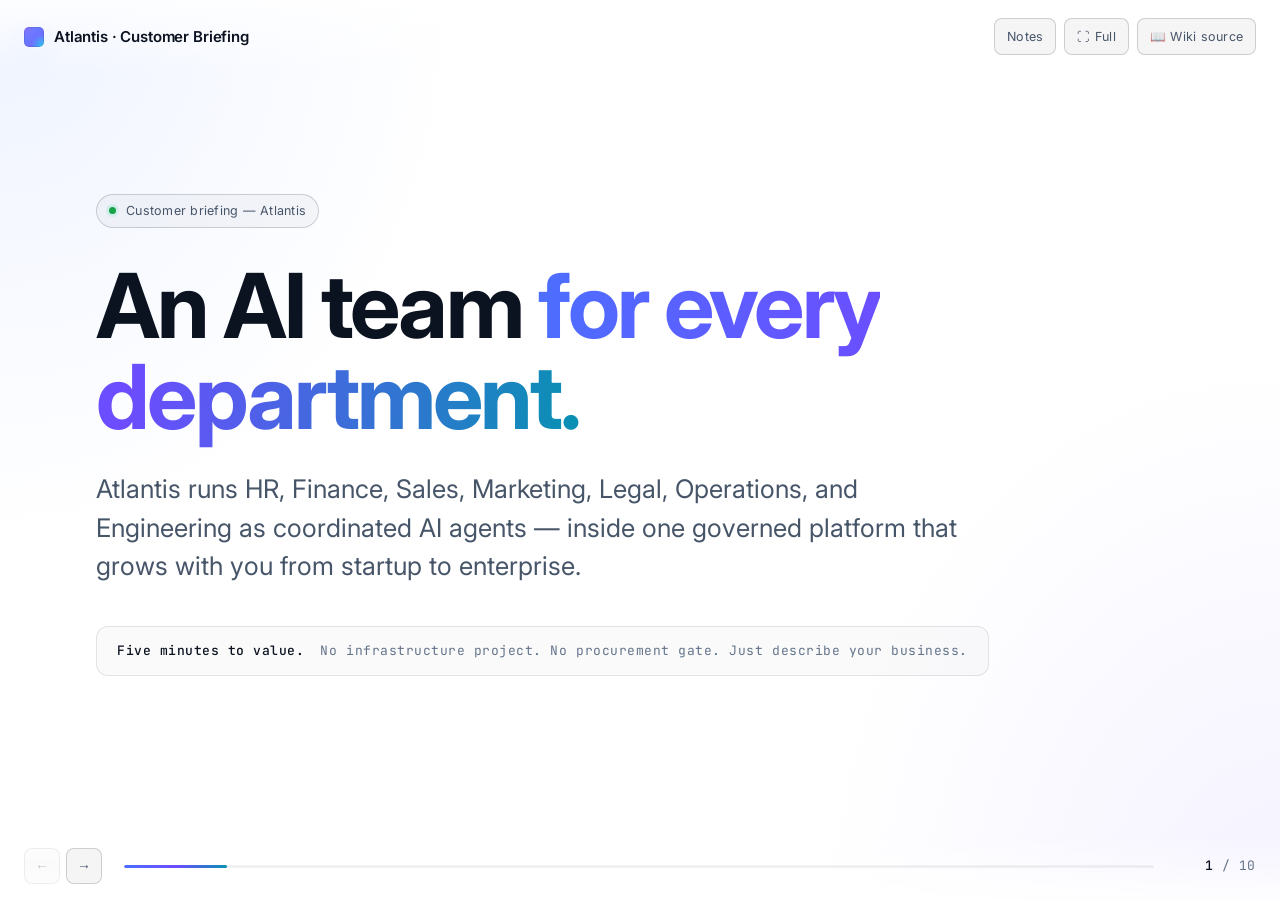
<file: customer-deck.html>
<!doctype html>
<html lang="en">
<head>
<meta charset="utf-8" />
<meta name="viewport" content="width=device-width,initial-scale=1" />
<title>Atlantis · Customer Briefing</title>
<meta name="description" content="Atlantis customer briefing deck — a coordinated AI team for every department, ready in five minutes." />
<meta name="robots" content="noindex" />
<link rel="preconnect" href="https://fonts.googleapis.com" />
<link rel="preconnect" href="https://fonts.gstatic.com" crossorigin />
<link href="https://fonts.googleapis.com/css2?family=Inter:wght@300;400;500;600;700;800&family=JetBrains+Mono:wght@400;500&display=swap" rel="stylesheet" />
<link rel="stylesheet" href="styles.css" />
<link rel="stylesheet" href="deck.css" />
</head>
<body class="deck-body">

<!-- Top chrome -->
<header class="deck-top">
  <a href="index.html" class="brand">
    <span class="brand-mark" aria-hidden="true"></span>
    <span>Atlantis<span class="brand-suffix"> · Customer Briefing</span></span>
  </a>
  <div class="deck-top-actions">
    <button class="deck-btn" id="deck-notes" title="Toggle speaker notes (N)">Notes</button>
    <button class="deck-btn" id="deck-full" title="Fullscreen (F)">⛶ Full</button>
    <a class="deck-btn deck-btn-secondary" href="wiki.html#Customer-Journeys" title="Customer Journeys in the Wiki">📖 Wiki source</a>
  </div>
</header>

<div class="deck" id="deck">

  <!-- ============ SLIDE 1 · COVER ============ -->
  <section class="slide slide-cover">
    <div class="slide-inner">
      <div class="eyebrow"><span class="dot"></span> Customer briefing — Atlantis</div>
      <h1>An AI team <span class="grad-text">for every department.</span></h1>
      <p class="sub">Atlantis runs HR, Finance, Sales, Marketing, Legal, Operations, and Engineering as coordinated AI agents — inside one governed platform that grows with you from startup to enterprise.</p>
      <div class="meta">
        <strong>Five minutes to value.</strong> No infrastructure project. No procurement gate. Just describe your business.
      </div>
      <div class="slide-notes">
        <strong>Speaker notes.</strong> Open warm and direct: <em>"In the next 15 minutes I'll show you what your AI team would do in your business, how you'd activate it, and what your first 90 days look like — including how we keep humans in control the whole time."</em>
      </div>
    </div>
  </section>

  <!-- ============ SLIDE 2 · DOES THIS SOUND FAMILIAR ============ -->
  <section class="slide slide-content">
    <div class="slide-inner">
      <div class="slide-eyebrow">If any of this sounds familiar…</div>
      <h2>You've tried enterprise AI before. It didn't stick.</h2>
      <p class="lead">80% of enterprise AI projects fail in production — and they all fail for the same six reasons. <strong>You've felt at least one of these.</strong></p>
      <div class="slide-cards">
        <div class="slide-card"><div class="slide-card-tag">Reliability</div><h3>Errors that snowball</h3><p>The agent looked great in demo. In production it confidently produced wrong outputs that passed review.</p></div>
        <div class="slide-card"><div class="slide-card-tag">Expertise</div><h3>Generic AI gets domain decisions wrong</h3><p>Your HR policy is jurisdiction-specific. Your revenue recognition needs to be GAAP-correct. The agent improvised both.</p></div>
        <div class="slide-card"><div class="slide-card-tag">Data unity</div><h3>Your systems don't talk</h3><p>You spent 80% of the project plumbing CRM, ERP, HRIS together — and the agent still saw stale data.</p></div>
        <div class="slide-card"><div class="slide-card-tag">Agent security</div><h3>AI agents inherit human passwords</h3><p>No one could tell you who the agent was, what it could touch, or what it actually did last Tuesday.</p></div>
        <div class="slide-card"><div class="slide-card-tag">Trust</div><h3>Your team didn't trust it</h3><p>The pilot looked successful on paper. Nobody used it because nobody trusted what it would do.</p></div>
        <div class="slide-card"><div class="slide-card-tag">Breadth</div><h3>Every new department broke the last one</h3><p>HR's agent didn't talk to Finance's agent. Each became its own silo with its own bill.</p></div>
      </div>
      <div class="slide-notes">
        <strong>Speaker notes.</strong> Pause and ask: <em>"Which of these have you actually felt?"</em> Let them name one. That's the entry point for the rest of the conversation.
      </div>
    </div>
  </section>

  <!-- ============ SLIDE 3 · THE PROMISE ============ -->
  <section class="slide slide-content">
    <div class="slide-inner">
      <div class="slide-eyebrow">The promise</div>
      <h2>Five minutes to your AI company.</h2>
      <p class="lead">No cloud setup. No procurement gate. No infrastructure project. <strong>Describe your business — get a working blueprint in minutes.</strong></p>
      <div class="slide-two-col">
        <div>
          <h3>What you do</h3>
          <ul>
            <li>Sign up. No demo gate required.</li>
            <li>Describe your business in plain English — industry, team size, pain points, jurisdictions.</li>
            <li>Pick which departments to activate first. Most start with two.</li>
            <li>Approve every agent action in Draft mode — zero risk.</li>
          </ul>
        </div>
        <div>
          <h3>What we do</h3>
          <ul>
            <li>The <strong>AI Business Consultant</strong> researches similar companies + pulls validated playbooks.</li>
            <li>Produces a <strong>custom blueprint</strong> — ranked departments, integrations, 30/60/90 day plan, all cited.</li>
            <li>Spins up your agents on our managed cloud immediately.</li>
            <li>Connects integrations via OAuth as you need them — not all up front.</li>
          </ul>
        </div>
      </div>
      <div class="slide-notes">
        <strong>Speaker notes.</strong> <em>"Everything you saw fail in the last enterprise AI pilot started with a six-month integration project. We collapse that into five minutes — because the architecture is already done, you're not assembling it."</em>
      </div>
    </div>
  </section>

  <!-- ============ SLIDE 4 · HOW IT WORKS ============ -->
  <section class="slide slide-content">
    <div class="slide-inner">
      <div class="slide-eyebrow">How it works</div>
      <h2>Three steps. No engineers required.</h2>
      <div class="slide-cards">
        <div class="slide-card">
          <div class="slide-card-tag">Step 01 · 60 sec</div>
          <h3>Describe your business</h3>
          <p>Free text. Industry, what you do, team size, jurisdictions, the painful work you wish would just happen. No taxonomies, no checkboxes.</p>
        </div>
        <div class="slide-card slide-card-feature">
          <div class="slide-card-tag">Step 02 · 2–5 min</div>
          <h3>Get your custom AI blueprint</h3>
          <p>The AI Business Consultant researches similar companies, pulls the right playbooks, suggests integrations, and produces a ranked department lineup plus a 30/60/90 day plan — every line cited.</p>
        </div>
        <div class="slide-card">
          <div class="slide-card-tag">Step 03 · seconds</div>
          <h3>Activate the departments you need</h3>
          <p>Pick one. Pick three. Pick seven. Agents spin up on our managed cloud immediately. Integrations connect via OAuth as you need them.</p>
        </div>
      </div>
      <div class="slide-notes">
        <strong>Speaker notes.</strong> <em>"If you take one thing from this meeting: the platform meets you where you are. You don't need a quarter of integration work to start getting value."</em>
      </div>
    </div>
  </section>

  <!-- ============ SLIDE 5 · SIX DEPARTMENTS + DEV FOUNDATION ============ -->
  <section class="slide slide-content">
    <div class="slide-inner">
      <div class="slide-eyebrow">Your team</div>
      <h2>Six departments — built on one foundation.</h2>
      <p class="lead">The <strong>Dev Agent is the foundation</strong> underneath every department — it writes the custom integrations, extends the playbooks with your business logic, and ships the features that make every other agent fit your company.</p>
      <div class="slide-cards">
        <div class="slide-card"><div class="slide-card-tag">HR</div><h3>👥 People &amp; policy</h3><p>Hiring, onboarding, policy, compliance — jurisdiction-aware from day one.</p></div>
        <div class="slide-card"><div class="slide-card-tag">Finance</div><h3>💰 Books &amp; close</h3><p>Bookkeeping, AR/AP, forecasting. GAAP / IFRS validated.</p></div>
        <div class="slide-card"><div class="slide-card-tag">Sales</div><h3>📈 Pipeline</h3><p>Pipeline hygiene, outreach, qualification. Lives inside your CRM.</p></div>
        <div class="slide-card"><div class="slide-card-tag">Marketing</div><h3>📣 Campaigns</h3><p>Content, attribution, briefs. Stays on brand because the brand lives in the wiki.</p></div>
        <div class="slide-card"><div class="slide-card-tag">Legal</div><h3>⚖️ Contracts</h3><p>Review, jurisdiction-aware compliance, e-signing. Lawyers review the playbook, not every email.</p></div>
        <div class="slide-card"><div class="slide-card-tag">Operations</div><h3>⚙️ Vendors &amp; ticketing</h3><p>Vendor management, procurement, internal ticketing. The agent that runs the company while you sleep.</p></div>
      </div>
      <div class="slide-foundation">
        <div class="sf-head">
          <span class="sf-tag">⬢ Foundation · Powers every department above</span>
        </div>
        <h3>Software Development Agent</h3>
        <p>Every customer-specific extension — custom integrations, custom workflows, custom features — is shipped by the Dev Agent. <strong>Tickets → spec → code → reviewed PR, with validation gates between every step.</strong> No competitor closes this loop inside one governed platform.</p>
      </div>
      <div class="slide-notes">
        <strong>Speaker notes.</strong> The narrative: <em>"You don't grow a platform team to grow your AI team. The Dev Agent is the platform team — it builds whatever HR or Finance or Sales needs, customised to you."</em> Then ask: <em>"Which department is the biggest unlock in the next 90 days?"</em>
      </div>
    </div>
  </section>

  <!-- ============ SLIDE 6 · TRUST RAMP ============ -->
  <section class="slide slide-content">
    <div class="slide-inner">
      <div class="slide-eyebrow">How control works</div>
      <h2>You set the autonomy. Evidence earns the next step.</h2>
      <p class="lead">Every customer starts in <strong>Draft mode</strong> — agents draft, humans approve. Move to Read, then Approve, then Auto — only when your Trust Score Dashboard says you're ready.</p>
      <div class="phase-row">
        <div class="phase-pill"><div class="pm">01</div><h4>Draft</h4><p>Agents draft, you approve every action. Zero risk.</p></div>
        <div class="phase-pill"><div class="pm">02</div><h4>Read</h4><p>Agents read &amp; summarise; humans still write.</p></div>
        <div class="phase-pill"><div class="pm">03</div><h4>Approve</h4><p>Agents act with your approval queue.</p></div>
        <div class="phase-pill"><div class="pm">04</div><h4>Auto</h4><p>Agents act within policy; humans handle exceptions.</p></div>
      </div>
      <p class="lead" style="margin-top:32px"><strong>Delete and financial actions always require a human</strong> — hard rule, never configurable.</p>
      <div class="slide-notes">
        <strong>Speaker notes.</strong> <em>"This is why our customers don't cancel. You decide when to give the agent more autonomy. The platform brings evidence; you bring the decision."</em>
      </div>
    </div>
  </section>

  <!-- ============ SLIDE 7 · YOUR PATH ============ -->
  <section class="slide slide-content">
    <div class="slide-inner">
      <div class="slide-eyebrow">Your path</div>
      <h2>However big you are, you start the same way.</h2>
      <p class="lead">Same first five minutes for every customer. The journey diverges based on your size, your security posture, and your existing tools.</p>
      <table class="slide-table">
        <thead>
          <tr><th></th><th>Startup</th><th>Medium</th><th>Enterprise</th></tr>
        </thead>
        <tbody>
          <tr><td><strong>Headcount</strong></td><td>1–49</td><td>50–249</td><td>250+</td></tr>
          <tr><td><strong>Time to first agent</strong></td><td>Same day</td><td>Within a week</td><td>2–6 weeks (security review + scoping)</td></tr>
          <tr><td><strong>First departments</strong></td><td>1–2 (Sales+Marketing or Dev)</td><td>3–4 (Sales+Marketing+HR+Finance)</td><td>Pilot 1 dept in 1 BU, then expand</td></tr>
          <tr><td><strong>Deployment</strong></td><td>Managed cloud</td><td>Managed cloud · optional dedicated cell</td><td>Managed cell → <strong>BYOC</strong> (AWS/GCP/Azure)</td></tr>
          <tr><td><strong>From</strong></td><td><strong>$30K/year</strong></td><td><strong>$90K/year</strong></td><td><strong>$250K/year</strong></td></tr>
        </tbody>
      </table>
      <div class="slide-notes">
        <strong>Speaker notes.</strong> Drop into the appropriate path for the company you're in front of. Use the wiki Customer Journeys page for deep-dive Q&amp;A.
      </div>
    </div>
  </section>

  <!-- ============ SLIDE 8 · PRICING ============ -->
  <section class="slide slide-content">
    <div class="slide-inner">
      <div class="slide-eyebrow">Pricing</div>
      <h2>You buy department capacity, not LLM credits.</h2>
      <p class="lead">Predictable annual pricing. No surprise overages. The platform expands with you, not against you.</p>
      <div class="slide-cards">
        <div class="slide-card">
          <div class="slide-card-tag">Starter</div>
          <h3>from $30K /year</h3>
          <p><strong>Startup &amp; SMB · 1–49 people</strong></p>
          <p style="margin-top:8px">2 of 7 agents · 5 connectors · shared CSM pool · self-serve onboarding</p>
        </div>
        <div class="slide-card slide-card-feature">
          <div class="slide-card-tag">Growth</div>
          <h3>from $90K /year</h3>
          <p><strong>Medium · 50–249 people</strong></p>
          <p style="margin-top:8px">4 of 7 agents · 15 connectors · named CSM · BYOK add-on · optional dedicated cell</p>
        </div>
        <div class="slide-card">
          <div class="slide-card-tag">Enterprise</div>
          <h3>from $250K /year</h3>
          <p><strong>Enterprise · 250+ people</strong></p>
          <p style="margin-top:8px">All 7 agents + Dev Agent · unlimited connectors · BYOC · dedicated cell · named TAM</p>
        </div>
      </div>
      <p class="lead" style="margin-top:24px">Regulated tier (healthcare · financial services · defence) from <strong>$400K/year</strong> with self-hosted LLMs and sovereign cell.</p>
      <div class="slide-notes">
        <strong>Speaker notes.</strong> <em>"You won't see token-based billing on your invoice. You'll see the agents you turned on. If you outgrow a tier, we have an upgrade conversation — not a surprise overage."</em>
      </div>
    </div>
  </section>

  <!-- ============ SLIDE 9 · TRUST & SECURITY ============ -->
  <section class="slide slide-content">
    <div class="slide-inner">
      <div class="slide-eyebrow">Trust &amp; Security</div>
      <h2>Built for the security review.</h2>
      <p class="lead">Every commitment below is architectural — not a roadmap promise.</p>
      <div class="slide-cards">
        <div class="slide-card"><div class="slide-card-tag">Compliance</div><h3>🛡 SOC 2 Type II</h3><p>Type II from day one. ISO 27001 by Month 18. HIPAA for healthcare. Reports under NDA.</p></div>
        <div class="slide-card"><div class="slide-card-tag">Identity</div><h3>🔑 Zero-trust agents</h3><p>Every agent has its own scoped OAuth keys. Every action authenticated, scoped, audited.</p></div>
        <div class="slide-card"><div class="slide-card-tag">Isolation</div><h3>🏢 Multi-tenant by design</h3><p>Your data, wiki, audit log, billing — partitioned per tenant from the first line of code.</p></div>
        <div class="slide-card"><div class="slide-card-tag">Encryption</div><h3>🔐 Customer-managed keys</h3><p>BYOK from Growth tier. Rotate, revoke, or split-key at any time. Your encryption boundary.</p></div>
        <div class="slide-card"><div class="slide-card-tag">Deployment</div><h3>☁️ Bring-your-own-cloud</h3><p>Run the agent runtime inside your AWS, GCP, or Azure. Our control plane, your data plane.</p></div>
        <div class="slide-card"><div class="slide-card-tag">Safety</div><h3>⏪ One-click rollback</h3><p>Every state-changing action stores a snapshot. Delete and financial actions always require a human.</p></div>
      </div>
      <div class="slide-notes">
        <strong>Speaker notes.</strong> <em>"Bring your CISO into the next meeting. We will not flinch at any question on this slide."</em>
      </div>
    </div>
  </section>

  <!-- ============ SLIDE 10 · LET'S START ============ -->
  <section class="slide slide-cover">
    <div class="slide-inner">
      <div class="eyebrow"><span class="dot"></span> Next step</div>
      <h1>Let's pick <span class="grad-text">your first department.</span></h1>
      <p class="sub">In the next 30 minutes, we can: describe your business together · generate your custom blueprint · activate the first agent in Draft mode · plan the first 30 days.</p>
      <div class="meta">
        <strong>founders@atlantis.os</strong> · book a customer briefing · share this deck with your team
      </div>
      <div class="slide-notes">
        <strong>Speaker notes.</strong> Close: <em>"Which department do you want to start with?"</em> — get an answer in the room before leaving.
      </div>
    </div>
  </section>

</div>

<!-- Bottom chrome -->
<footer class="deck-bottom">
  <div class="deck-nav">
    <button class="deck-arrow" id="deck-prev" aria-label="Previous slide">←</button>
    <button class="deck-arrow" id="deck-next" aria-label="Next slide">→</button>
  </div>
  <div class="deck-progress"><div class="deck-progress-bar" id="deck-progress"></div></div>
  <div class="deck-counter" id="deck-counter"><strong>1</strong> / 10</div>
</footer>

<script src="deck.js" defer></script>
</body>
</html>
</file>
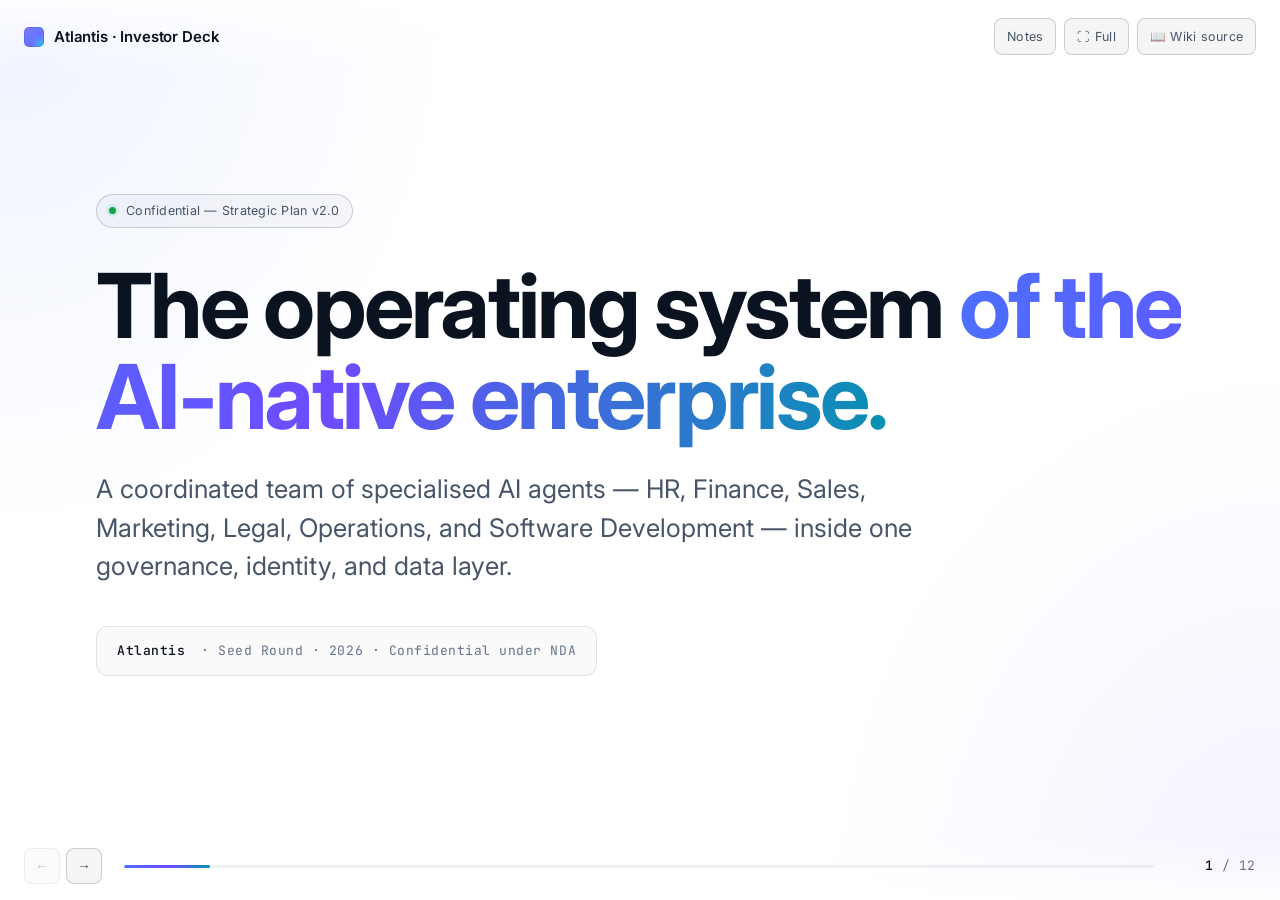
<file: investor-deck.html>
<!doctype html>
<html lang="en">
<head>
<meta charset="utf-8" />
<meta name="viewport" content="width=device-width,initial-scale=1" />
<title>Atlantis · Investor Deck</title>
<meta name="description" content="Atlantis — investor pitch deck. The first AI operating system designed to solve the six root causes of enterprise AI failure." />
<meta name="robots" content="noindex" />
<link rel="preconnect" href="https://fonts.googleapis.com" />
<link rel="preconnect" href="https://fonts.gstatic.com" crossorigin />
<link href="https://fonts.googleapis.com/css2?family=Inter:wght@300;400;500;600;700;800&family=JetBrains+Mono:wght@400;500&display=swap" rel="stylesheet" />
<link rel="stylesheet" href="styles.css" />
<link rel="stylesheet" href="deck.css" />
</head>
<body class="deck-body">

<!-- Top chrome -->
<header class="deck-top">
  <a href="index.html" class="brand">
    <span class="brand-mark" aria-hidden="true"></span>
    <span>Atlantis<span class="brand-suffix"> · Investor Deck</span></span>
  </a>
  <div class="deck-top-actions">
    <button class="deck-btn" id="deck-notes" title="Toggle speaker notes (N)">Notes</button>
    <button class="deck-btn" id="deck-full" title="Fullscreen (F)">⛶ Full</button>
    <a class="deck-btn deck-btn-secondary" href="wiki.html#Investor-Deck" title="Open the wiki source">📖 Wiki source</a>
  </div>
</header>

<div class="deck" id="deck">

  <!-- ============ SLIDE 1 · COVER ============ -->
  <section class="slide slide-cover">
    <div class="slide-inner">
      <div class="eyebrow"><span class="dot"></span> Confidential — Strategic Plan v2.0</div>
      <h1>The operating system <span class="grad-text">of the AI-native enterprise.</span></h1>
      <p class="sub">A coordinated team of specialised AI agents — HR, Finance, Sales, Marketing, Legal, Operations, and Software Development — inside one governance, identity, and data layer.</p>
      <div class="meta">
        <strong>Atlantis</strong> · Seed Round · 2026 · Confidential under NDA
      </div>
      <div class="slide-notes">
        <strong>Speaker notes.</strong> Anchor: <em>We are building the first platform that has solved the six root causes of enterprise AI failure. Today I want to walk you through the problem, our architecture, and why the window to win is now.</em>
      </div>
    </div>
  </section>

  <!-- ============ SLIDE 2 · THE PROBLEM ============ -->
  <section class="slide slide-content">
    <div class="slide-inner">
      <div class="slide-eyebrow">The Problem</div>
      <h2>80% of enterprise AI projects fail in production.</h2>
      <p class="lead">They all fail for the same six reasons. <strong>The same six. Every time.</strong></p>
      <table class="slide-table">
        <thead>
          <tr><th>Root cause</th><th>What goes wrong</th></tr>
        </thead>
        <tbody>
          <tr><td><strong>Reliability</strong></td><td>95% per-step accuracy collapses to 60% across 10 chained steps. Confident, well-formatted output that is operationally wrong passes human review.</td></tr>
          <tr><td><strong>Expertise</strong></td><td>Generic LLMs improvise where they should execute validated procedures. HR law, finance compliance, security engineering — each takes years of specialist judgment.</td></tr>
          <tr><td><strong>Data unity</strong></td><td>CRM, ERP, HRIS, codebase — separate systems with no shared schema. 72–80% of RAG implementations fail within their first year.</td></tr>
          <tr><td><strong>Agent security</strong></td><td>Teams share human credentials with agents. No standard for identity, scope, or audit. <em>An AI agent deleted a production database in July 2025.</em></td></tr>
          <tr><td><strong>Trust</strong></td><td>55% of enterprises cite trust as the #1 blocker. Gartner: 40% of agentic AI projects cancelled by 2027.</td></tr>
          <tr><td><strong>Breadth</strong></td><td>Each new department adds a new data model, compliance surface, and failure mode. Cross-department orchestration is the hardest problem in enterprise AI.</td></tr>
        </tbody>
      </table>
      <div class="slide-notes">
        <strong>Speaker notes.</strong> Spend 90 seconds. <em>Every credible competitor solves one or two of these. Nobody has solved all six. That's our wedge.</em>
      </div>
    </div>
  </section>

  <!-- ============ SLIDE 3 · MARKET ============ -->
  <section class="slide slide-content">
    <div class="slide-inner">
      <div class="slide-eyebrow">Market</div>
      <h2>The market is rotating to buyers.</h2>
      <p class="lead">Demand is supply-blocked, not demand-blocked. The companies that fail at building it themselves are the ones buying our solution.</p>
      <div class="stat-bar">
        <div class="stat-bar-cell">
          <div class="stat-bar-value">$7B → $93B</div>
          <div class="stat-bar-label">Enterprise AI agent market<br />2025 → 2032 (44.6% CAGR)</div>
        </div>
        <div class="stat-bar-cell">
          <div class="stat-bar-value">76%</div>
          <div class="stat-bar-label">Of enterprises now<br />buy AI rather than build it</div>
        </div>
        <div class="stat-bar-cell">
          <div class="stat-bar-value">48%</div>
          <div class="stat-bar-label">Of enterprises already<br />deploying agentic AI</div>
        </div>
        <div class="stat-bar-cell">
          <div class="stat-bar-value">$37B</div>
          <div class="stat-bar-label">Spent on generative AI<br />in 2025 alone</div>
        </div>
      </div>
      <div class="slide-notes">
        <strong>Speaker notes.</strong> <em>Demand exists. The gap is supply-side — no one has built the right thing. We sell to buyers who have already failed at building it themselves.</em>
      </div>
    </div>
  </section>

  <!-- ============ SLIDE 4 · OUR SOLUTION ============ -->
  <section class="slide slide-content">
    <div class="slide-inner">
      <div class="slide-eyebrow">Our Solution</div>
      <h2>Six architectural decisions. One unified platform.</h2>
      <p class="lead">Every root cause maps to a non-negotiable design decision — built into the platform's core, not bolted on as a feature.</p>
      <table class="slide-table">
        <thead><tr><th>Root cause</th><th>Architectural decision</th></tr></thead>
        <tbody>
          <tr><td><strong>Reliability</strong></td><td><strong>Validation Gates</strong> between every agent — schema, business logic, confidence, contradiction checks</td></tr>
          <tr><td><strong>Expertise</strong></td><td><strong>Domain Expert Councils</strong> — lawyers, CPAs, compliance officers write the playbooks</td></tr>
          <tr><td><strong>Data unity</strong></td><td><strong>Universal Data Bridge</strong> — semantic normalisation across every connected system</td></tr>
          <tr><td><strong>Agent security</strong></td><td><strong>Zero-Trust Agent Identity</strong> — every agent has its own scoped OAuth keys</td></tr>
          <tr><td><strong>Trust</strong></td><td><strong>Phased Autonomy</strong> + <strong>Change Management Module</strong> — trust is earned, not assumed</td></tr>
          <tr><td><strong>Breadth</strong></td><td><strong>Modular core</strong> — shared orchestration; isolated department services</td></tr>
        </tbody>
      </table>
      <div class="slide-notes">
        <strong>Speaker notes.</strong> <em>This is the moat. None of these are individually impossible. Together they take a focused, well-funded competitor 24+ months to replicate — and that is our window.</em>
      </div>
    </div>
  </section>

  <!-- ============ SLIDE 5 · DEMO ============ -->
  <section class="slide slide-content">
    <div class="slide-inner">
      <div class="slide-eyebrow">Demo · Five Minutes</div>
      <h2>From "describe your business" to a working AI company.</h2>
      <p class="lead">Onboarding is the wedge. We collapse a six-month enterprise AI rollout into five minutes.</p>
      <div class="slide-cards">
        <div class="slide-card">
          <div class="slide-card-tag">Step 1 · 60 sec</div>
          <h3>Describe your business</h3>
          <p>Free text. Industry, what you do, team size, jurisdictions, the painful work you wish would just happen. No taxonomies.</p>
        </div>
        <div class="slide-card slide-card-feature">
          <div class="slide-card-tag">Step 2 · 2–5 min</div>
          <h3>AI Business Consultant researches</h3>
          <p>Pulls public info on similar businesses + matching wiki playbooks + tool-stack suggestions + jurisdiction compliance. Every recommendation cited.</p>
        </div>
        <div class="slide-card">
          <div class="slide-card-tag">Step 3 · in-session</div>
          <h3>Custom blueprint produced</h3>
          <p>Ranked departments · per-department starting playbook · recommended integrations · 30/60/90 day plan · Phased Autonomy starting point.</p>
        </div>
      </div>
      <div class="slide-notes">
        <strong>Speaker notes.</strong> <em>This is what Durable.ai pioneered for automation; we are doing it for an entire AI organisation. Show the live demo if available; if not, walk through this flow on the screen.</em>
      </div>
    </div>
  </section>

  <!-- ============ SLIDE 6 · PRODUCT — DEPARTMENTS + DEV FOUNDATION ============ -->
  <section class="slide slide-content">
    <div class="slide-inner">
      <div class="slide-eyebrow">Product</div>
      <h2>Six departments — built on one Dev Agent foundation.</h2>
      <p class="lead">The Dev Agent is not a peer to the other six — it is the <strong>foundation that makes them customisable to every customer's business.</strong> Every custom integration, every customer-specific playbook extension, every new feature — shipped by the Dev Agent. This is the loop no business-OS competitor has closed.</p>
      <div class="slide-cards">
        <div class="slide-card"><div class="slide-card-tag">HR</div><h3>Hiring · policy · compliance</h3><p>Jurisdiction-aware from day one.</p></div>
        <div class="slide-card"><div class="slide-card-tag">Finance</div><h3>Close · AR/AP · forecasting</h3><p>GAAP / IFRS validated.</p></div>
        <div class="slide-card"><div class="slide-card-tag">Sales</div><h3>Pipeline · outreach</h3><p>Plays nicely with your CRM.</p></div>
        <div class="slide-card"><div class="slide-card-tag">Marketing</div><h3>Campaigns · attribution</h3><p>Stays on brand via wiki.</p></div>
        <div class="slide-card"><div class="slide-card-tag">Legal</div><h3>Contracts · compliance</h3><p>Multi-jurisdiction reviewed.</p></div>
        <div class="slide-card"><div class="slide-card-tag">Operations</div><h3>Vendors · procurement</h3><p>Runs the company while you sleep.</p></div>
      </div>
      <div class="slide-foundation">
        <div class="sf-head">
          <span class="sf-tag">⬢ Foundation · Powers every department above</span>
        </div>
        <h3>Software Development Agent</h3>
        <p>Tickets → spec → code → reviewed PR. Validation gates between every step. <strong>Every customer-specific extension to HR / Finance / Sales / Marketing / Legal / Ops ships through the Dev Agent.</strong> No competitor has this inside the same governance fabric.</p>
      </div>
      <div class="slide-notes">
        <strong>Speaker notes.</strong> <em>"This is the loop. Every business-OS competitor (Workday, Microsoft, Salesforce) lets you buy department agents but expects YOU to grow a platform team to customise them. Every coding-agent competitor (Devin, Cognition) ships code but has no business operations to plug into. We close the loop — the platform that ships its own customisations."</em>
      </div>
    </div>
  </section>

  <!-- ============ SLIDE 7 · TRUST RAMP ============ -->
  <section class="slide slide-content">
    <div class="slide-inner">
      <div class="slide-eyebrow">How Trust Ramps</div>
      <h2>Trust is a product problem, not a sales problem.</h2>
      <p class="lead">No customer is ever asked to trust an agent before they have witnessed its performance at lower autonomy. Movement is <strong>evidence-based, never contractual.</strong></p>
      <div class="phase-row">
        <div class="phase-pill"><div class="pm">01</div><h4>Draft</h4><p>Agents draft, you approve every action.</p></div>
        <div class="phase-pill"><div class="pm">02</div><h4>Read</h4><p>Agents read &amp; summarise; humans still write.</p></div>
        <div class="phase-pill"><div class="pm">03</div><h4>Approve</h4><p>Agents act with your approval queue.</p></div>
        <div class="phase-pill"><div class="pm">04</div><h4>Auto</h4><p>Agents act within policy; humans handle exceptions.</p></div>
      </div>
      <p class="lead" style="margin-top:32px">Every customer starts in Draft. The Trust Score Dashboard accumulates evidence. <strong>Delete and financial actions always require a human — hard rule.</strong></p>
      <div class="slide-notes">
        <strong>Speaker notes.</strong> <em>This is why our customers do not cancel. The pilot starts in Draft mode — literally zero risk. By the time we ask them to go to Approve mode, they have months of trust-score evidence.</em>
      </div>
    </div>
  </section>

  <!-- ============ SLIDE 8 · COMPETITION ============ -->
  <section class="slide slide-content">
    <div class="slide-inner">
      <div class="slide-eyebrow">Competitive Landscape</div>
      <h2>The empty upper-right quadrant is the platform we are building.</h2>
      <p class="lead">Every credible competitor sits in one of the other three. Closest adjacent: Durable.ai ($26.5M Series A) — strong on onboarding, but no business OS, no department agents, no BYOC.</p>
      <div class="slide-quadrant">
        <div class="q-c">
          <div class="q-c-label">Governed but narrow</div>
          <div class="q-c-name">IBM watsonx Orchestrate</div>
          <div class="q-c-name">ServiceNow Now Assist</div>
        </div>
        <div class="q-c us">
          <div class="q-c-label">All-department + production governance</div>
          <div class="q-c-name us-name">★ Atlantis</div>
          <div class="q-c-note">The empty quadrant we are building into.</div>
        </div>
        <div class="q-c">
          <div class="q-c-label">Point tools</div>
          <div class="q-c-name">Devin / Cognition</div>
          <div class="q-c-name">SAP Joule</div>
        </div>
        <div class="q-c">
          <div class="q-c-label">Broad reach, weak governance</div>
          <div class="q-c-name">Microsoft Copilot Studio</div>
          <div class="q-c-name">Salesforce Agentforce</div>
          <div class="q-c-name">Workday / Sana</div>
        </div>
      </div>
      <div class="slide-notes">
        <strong>Speaker notes.</strong> <em>Microsoft, Salesforce, Workday will eventually attempt this. The gap is 3–5 years. Fifty enterprise customers with strong NPS before they catch up — that is the plan.</em>
      </div>
    </div>
  </section>

  <!-- ============ SLIDE 9 · BUSINESS MODEL ============ -->
  <section class="slide slide-content">
    <div class="slide-inner">
      <div class="slide-eyebrow">Business Model</div>
      <h2>We price the outcome, not the input.</h2>
      <p class="lead">Customers buy department capacity, not LLM credits. Predictable annual pricing. <strong>Net retention target 125%</strong> at steady state.</p>
      <table class="slide-table">
        <thead><tr><th>Tier</th><th>Annual fee</th><th>Best fit</th><th>Included</th></tr></thead>
        <tbody>
          <tr><td><strong>Starter</strong></td><td>from <strong>$30K</strong></td><td>Startup / SMB · 1–49 employees</td><td>2 of 7 agents</td></tr>
          <tr><td><strong>Growth</strong></td><td>from <strong>$90K</strong></td><td>Medium business · 50–249 employees</td><td>4 of 7 agents</td></tr>
          <tr><td><strong>Enterprise</strong></td><td>from <strong>$250K</strong></td><td>Enterprise · 250+ employees</td><td>All 7 + Dev Agent</td></tr>
          <tr><td><strong>Enterprise Regulated</strong></td><td>from <strong>$400K</strong></td><td>Healthcare · FS · defence</td><td>+ self-hosted LLMs · sovereign cell</td></tr>
        </tbody>
      </table>
      <div class="slide-notes">
        <strong>Speaker notes.</strong> <em>Expansion is the unit-economics engine. Phase 1 customers start with two agents and grow into four. Phase 3 customers add Dev Agent. Every department earned is a multiplier.</em>
      </div>
    </div>
  </section>

  <!-- ============ SLIDE 10 · GO-TO-MARKET ============ -->
  <section class="slide slide-content">
    <div class="slide-inner">
      <div class="slide-eyebrow">Go-to-Market</div>
      <h2>Land via the department that hurts most. Expand once Trust Score earns it.</h2>
      <table class="slide-table">
        <thead><tr><th>Window</th><th>Move</th><th>Outcome</th></tr></thead>
        <tbody>
          <tr><td>Months 1–6</td><td><strong>Design partners</strong> — 3–5 onboarded against Core Infrastructure + HR Agent</td><td>Free × 6 months in exchange for logo + 2 ref calls/quarter post-GA</td></tr>
          <tr><td>Months 7–12</td><td><strong>First commercial customers</strong> — HR + Finance in Approval Mode</td><td>First paying tier (Starter / Growth); Trust Score Dashboard live</td></tr>
          <tr><td>Months 13–24</td><td><strong>Agent expansion</strong> — Sales, Marketing, Ops, Dev</td><td>20+ enterprise customers; Domain Playbook Marketplace beta</td></tr>
          <tr><td>Months 25–36</td><td><strong>Full autonomy + scale</strong> — BYOC, regulated tier, mid-market self-serve</td><td>50+ enterprise customers; ISO 27001</td></tr>
        </tbody>
      </table>
      <p class="lead" style="margin-top:32px">Buyer: <strong>CHRO / CFO / CTO / COO</strong> with a departmental P&amp;L. Business-unit-level land; central IT comes in once value is proven.</p>
      <div class="slide-notes">
        <strong>Speaker notes.</strong> <em>The buyer is whoever owns the P&amp;L for the most-broken department. Once we win HR or Finance, the next department is an evidence-based expansion conversation.</em>
      </div>
    </div>
  </section>

  <!-- ============ SLIDE 11 · ROADMAP ============ -->
  <section class="slide slide-content">
    <div class="slide-inner">
      <div class="slide-eyebrow">Roadmap</div>
      <h2>Infrastructure before agents. Always.</h2>
      <p class="lead"><strong>Reliability isn't a feature you add later.</strong> Every competitor that skipped the foundation is now stuck in production-reliability hell. We are building the foundation first, on purpose.</p>
      <table class="slide-table">
        <thead><tr><th>Phase</th><th>Months</th><th>What ships</th><th>Milestone</th></tr></thead>
        <tbody>
          <tr><td><strong>Phase 1</strong></td><td>1–6</td><td>Orchestration · Validation Gates · Zero-Trust Identity · Universal Data Bridge · Wiki · Ticketing</td><td>SOC 2 Type II readiness; 3–5 design partners</td></tr>
          <tr><td><strong>Phase 2</strong></td><td>7–12</td><td>HR Agent · Finance Agent in Draft → Read mode</td><td>Trust Score Dashboard live; first commercial customers</td></tr>
          <tr><td><strong>Phase 3</strong></td><td>13–24</td><td>Sales · Marketing · Ops · Dev Agent · Domain Playbook Marketplace</td><td>SOC 2 Type II certified; 20+ enterprise customers</td></tr>
          <tr><td><strong>Phase 4</strong></td><td>25–36</td><td>Dev Agent in Approve + Auto · Legal Agent · BYOC · ISO 27001 · HIPAA</td><td>50+ enterprise customers; mid-market tier</td></tr>
        </tbody>
      </table>
      <div class="slide-notes">
        <strong>Speaker notes.</strong> <em>The infrastructure-first sequencing is the moat. Every competitor who skipped Phase 1 is now stuck. We are building the foundation first, on purpose.</em>
      </div>
    </div>
  </section>

  <!-- ============ SLIDE 12 · TEAM & THE ASK ============ -->
  <section class="slide slide-content">
    <div class="slide-inner">
      <div class="slide-eyebrow">Team &amp; The Ask</div>
      <h2>Du Ha · Founder &amp; CEO</h2>
      <p class="lead">Architect of Atlantis's blueprint — <strong>38 wiki pages, 17 architecture principles, 7 department playbooks, cross-agent coordination patterns, multi-tenant + BYOC data plane design</strong> — all readable end-to-end before the meeting at <a href="wiki.html" style="color:var(--accent)">our wiki</a>.</p>
      <p class="lead"><em>We are not asking you to bet on a deck. We are asking you to bet on a blueprint that is already further along than most pre-seed companies' MVPs.</em></p>
      <div class="slide-two-col">
        <div>
          <h3>The Ask · $5M seed</h3>
          <ul>
            <li><strong>$3M lead</strong> — board seat, pro-rata</li>
            <li><strong>$1.5M strategic angels</strong> — ex-enterprise-platform founders, ex-CHRO / CFO of F500</li>
            <li><strong>$0.5M Domain Expert SAFEs</strong> — Council members convert to equity</li>
          </ul>
          <h3 style="margin-top:24px">Use of funds · 24 months</h3>
          <ul>
            <li>50% — Founding eng team (6 hires)</li>
            <li>15% — Domain Expert Councils</li>
            <li>10% — SOC 2 Type II audit</li>
            <li>10% — Design partner co-dev + GTM</li>
            <li>15% — Legal · IP · operating · tooling</li>
          </ul>
        </div>
        <div>
          <h3>Series A milestone (24 months)</h3>
          <ul>
            <li>Phase 1 complete · Core infrastructure in production</li>
            <li>SOC 2 Type II audit in flight or certified</li>
            <li>3 paying commercial customers in Read / Approve mode</li>
            <li>2 Domain Expert Council playbooks live (HR Law + Finance/Accounting)</li>
            <li><strong>$1M+ committed ARR</strong> from converted design partners</li>
          </ul>
          <h3 style="margin-top:24px">First 6 hires (post-close)</h3>
          <ul>
            <li>Platform Architect · Security Engineer · Data Engineer</li>
            <li>AI/ML Engineer × 2 · Product Designer</li>
          </ul>
        </div>
      </div>
      <div class="slide-notes">
        <strong>Speaker notes.</strong> <em>Close: what we need to make Phase 1 happen, what evidence the next round will see, and what the win looks like — fifty enterprise customers and the empty upper-right quadrant filled before the incumbents wake up.</em>
      </div>
    </div>
  </section>

</div>

<!-- Bottom chrome -->
<footer class="deck-bottom">
  <div class="deck-nav">
    <button class="deck-arrow" id="deck-prev" aria-label="Previous slide">←</button>
    <button class="deck-arrow" id="deck-next" aria-label="Next slide">→</button>
  </div>
  <div class="deck-progress"><div class="deck-progress-bar" id="deck-progress"></div></div>
  <div class="deck-counter" id="deck-counter"><strong>1</strong> / 12</div>
</footer>

<script src="deck.js" defer></script>
</body>
</html>
</file>
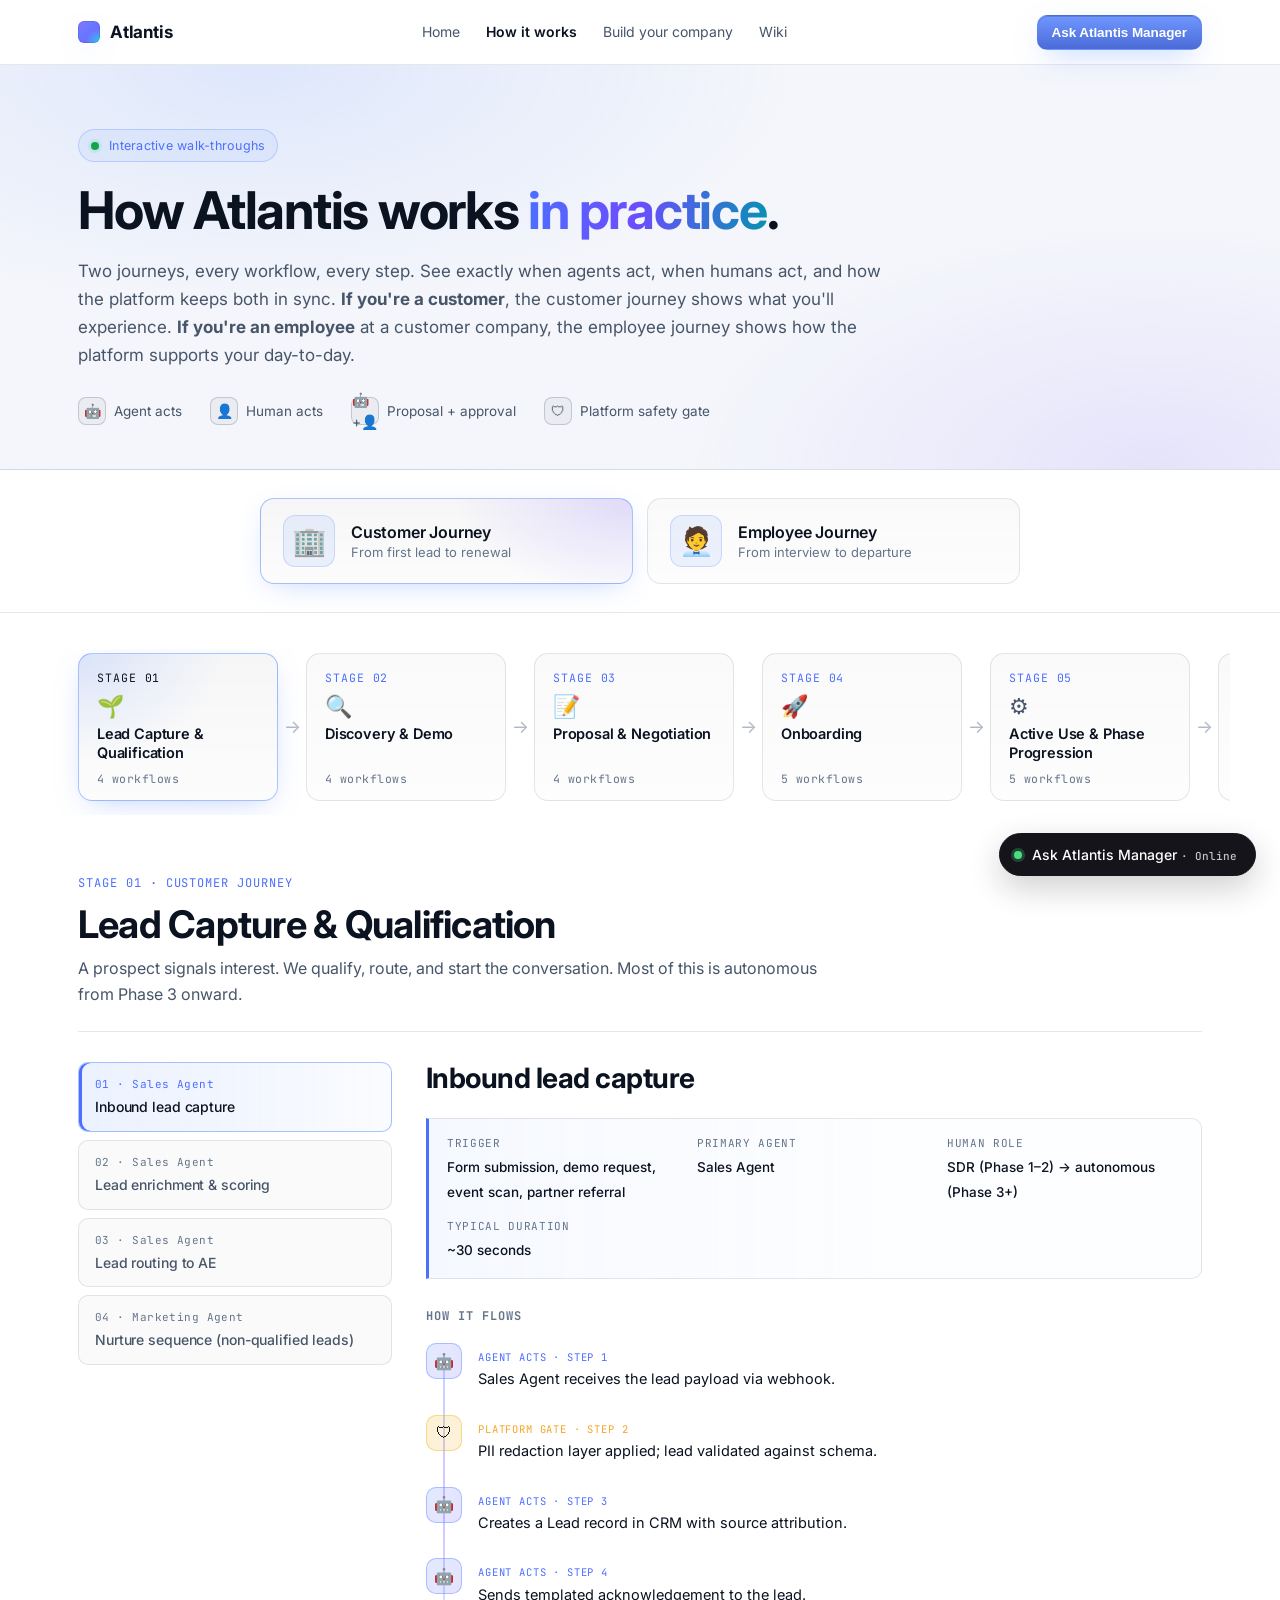
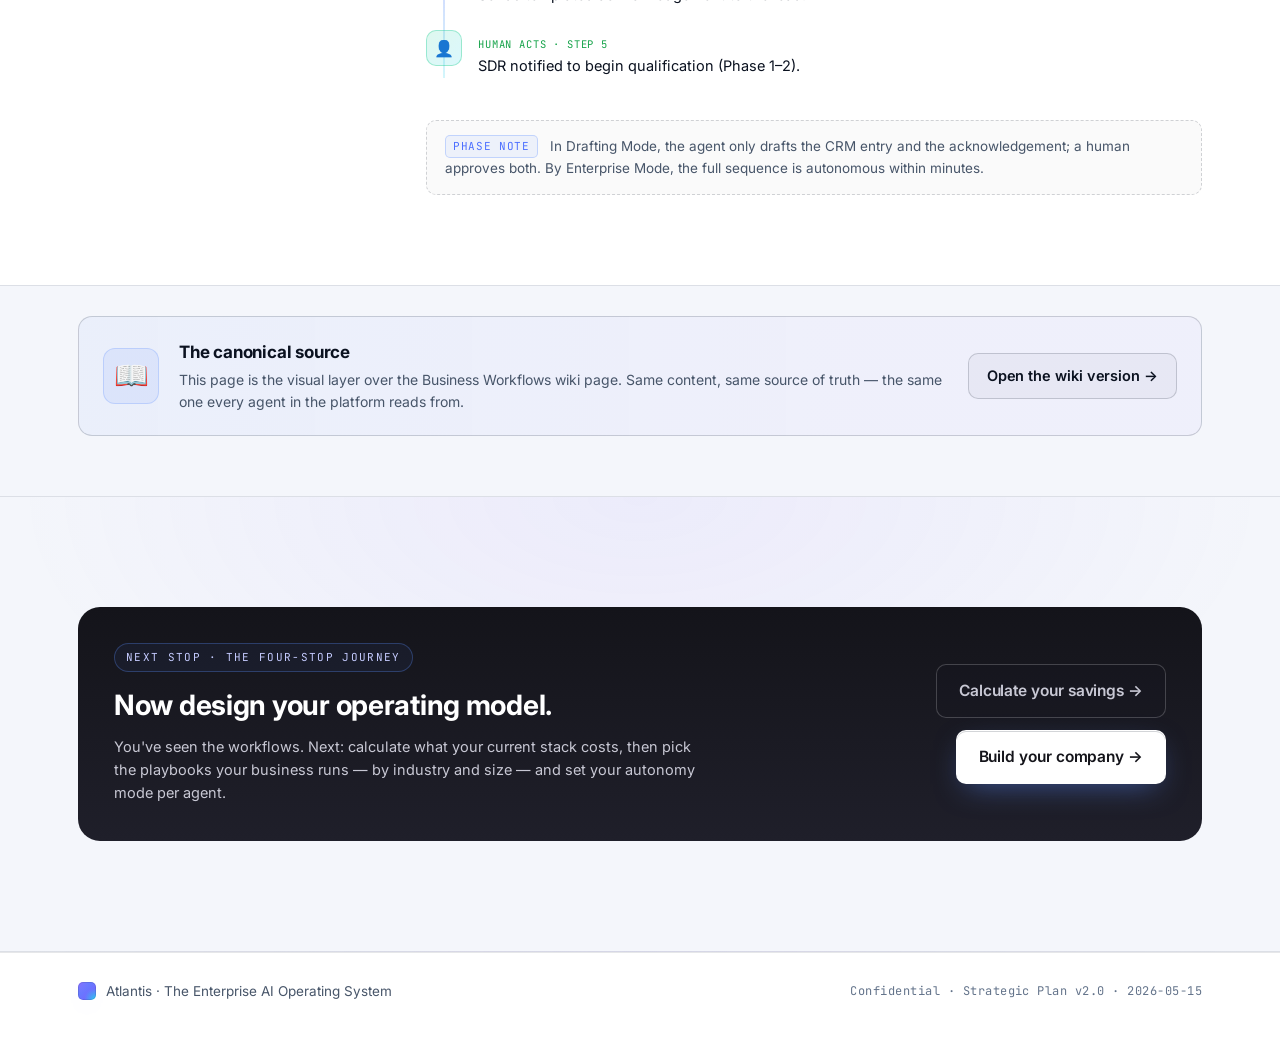
<file: workflows.html>
<!doctype html>
<html lang="en">
<head>
<meta charset="utf-8" />
<meta name="viewport" content="width=device-width,initial-scale=1" />
<title>Atlantis Workflows — How it works in practice</title>
<meta name="description" content="Interactive walk-throughs of every workflow Atlantis performs across the customer journey and the employee journey. See exactly when agents act, when humans act, and how the platform keeps both in sync." />
<meta name="atlantis-manager-worker" content="https://atlantis-manager.hadu610.workers.dev">
<link rel="preconnect" href="https://fonts.googleapis.com" />
<link rel="preconnect" href="https://fonts.gstatic.com" crossorigin />
<link href="https://fonts.googleapis.com/css2?family=Inter:wght@300;400;500;600;700;800&family=JetBrains+Mono:wght@400;500;600&display=swap" rel="stylesheet" />
<style>
/* === inlined styles.css === */
/* =========================================================
   Atlantis — Enterprise AI Operating System
   Pitch site styles
   ========================================================= */

:root {
  /* Light theme — default for every Atlantis surface.
     Brand accent gradient (purple -> cyan) is preserved; surfaces and text invert. */
  --bg: #ffffff;
  --bg-2: #f4f6fb;
  --bg-3: #eef2f8;
  --surface: #ffffff;
  --surface-2: #f7f9fc;
  --border: rgba(15, 23, 42, 0.10);
  --border-strong: rgba(15, 23, 42, 0.18);
  --text: #0b1220;
  --text-dim: #475569;
  --text-mute: #64748b;
  --accent: #4c6fff;
  --accent-2: #6d4cff;
  --accent-3: #0891b2;
  --accent-glow: rgba(76, 111, 255, 0.28);
  --success: #16a34a;
  --radius: 14px;
  --radius-lg: 22px;
  --container: 1180px;
  --shadow-1: 0 1px 0 rgba(15, 23, 42, 0.02) inset, 0 12px 40px -22px rgba(15, 23, 42, 0.18);
  --shadow-glow: 0 0 0 1px rgba(76, 111, 255, 0.22), 0 30px 80px -34px rgba(76, 111, 255, 0.35);
}

* { box-sizing: border-box; }
html, body { margin: 0; padding: 0; }
html { scroll-behavior: smooth; }

body {
  font-family: 'Inter', system-ui, -apple-system, Segoe UI, Roboto, Helvetica, Arial, sans-serif;
  background: var(--bg);
  color: var(--text);
  line-height: 1.55;
  font-size: 16px;
  -webkit-font-smoothing: antialiased;
  -moz-osx-font-smoothing: grayscale;
  overflow-x: hidden;
}

a { color: inherit; text-decoration: none; }
img { max-width: 100%; display: block; }

.container {
  max-width: var(--container);
  margin: 0 auto;
  padding: 0 28px;
}

/* ===== Utility ===== */
.grad-text {
  /* Slightly darkened from the original (#6aa1ff/#8b6bff/#22d3ee) for legibility on white. */
  background: linear-gradient(95deg, #4c6fff 0%, #6d4cff 45%, #0891b2 100%);
  -webkit-background-clip: text;
  background-clip: text;
  color: transparent;
}

/* ===== Buttons ===== */
.btn {
  display: inline-flex;
  align-items: center;
  justify-content: center;
  gap: 8px;
  padding: 11px 18px;
  border-radius: 10px;
  font-weight: 600;
  font-size: 14.5px;
  letter-spacing: -0.005em;
  transition: transform .15s ease, background .2s ease, border-color .2s ease, color .2s ease, box-shadow .2s ease;
  border: 1px solid transparent;
  cursor: pointer;
  white-space: nowrap;
}
.btn-lg { padding: 14px 22px; font-size: 15.5px; }
.btn-primary {
  background: linear-gradient(180deg, #6f97ff 0%, #4b6bd6 100%);
  color: #fff;
  box-shadow: 0 1px 0 rgba(15, 23, 42,0.18) inset, 0 10px 30px -10px rgba(91,140,255,0.55);
}
.btn-primary:hover { transform: translateY(-1px); box-shadow: 0 1px 0 rgba(15, 23, 42,0.22) inset, 0 14px 36px -10px rgba(91,140,255,0.7); }
.btn-ghost {
  background: rgba(15, 23, 42,0.03);
  border-color: var(--border-strong);
  color: var(--text);
}
.btn-ghost:hover { background: rgba(15, 23, 42,0.06); border-color: rgba(15, 23, 42,0.22); }

/* ===== Nav ===== */
.nav {
  position: sticky;
  top: 0;
  z-index: 50;
  background: rgba(255, 255, 255, 0.78);
  backdrop-filter: blur(14px) saturate(160%);
  -webkit-backdrop-filter: blur(14px) saturate(160%);
  border-bottom: 1px solid var(--border);
}
.nav-inner {
  display: flex;
  align-items: center;
  justify-content: space-between;
  height: 64px;
  gap: 24px;
}
.brand {
  display: inline-flex; align-items: center; gap: 10px;
  font-weight: 700; letter-spacing: -0.01em;
  font-size: 17px;
}
.brand-mark {
  width: 22px; height: 22px;
  border-radius: 6px;
  background:
    radial-gradient(120% 120% at 0% 0%, #8b6bff 0%, transparent 55%),
    radial-gradient(120% 120% at 100% 100%, #22d3ee 0%, transparent 55%),
    linear-gradient(135deg, #5b8cff, #7c5cff);
  box-shadow: 0 0 0 1px rgba(15, 23, 42,0.12) inset, 0 8px 24px -8px rgba(91,140,255,0.6);
}
.brand-name { color: var(--text); }
.nav-links {
  display: flex; gap: 26px;
  font-size: 14px;
  color: var(--text-dim);
}
.nav-links a { transition: color .15s ease; }
.nav-links a:hover { color: var(--text); }
.nav-links a.nav-link-feature {
  color: var(--text);
  font-weight: 600;
  background: linear-gradient(90deg, rgba(91,140,255,0.14), rgba(124,92,255,0.14));
  border: 1px solid rgba(91,140,255,0.35);
  padding: 4px 10px;
  border-radius: 999px;
  font-size: 13px;
}
.nav-links a.nav-link-feature:hover { border-color: rgba(91,140,255,0.55); }

.nav-right {
  display: inline-flex;
  align-items: center;
  gap: 10px;
}
.nav-cta { padding: 9px 14px; font-size: 13.5px; }

/* Hamburger button */
.nav-toggle {
  display: none;
  width: 40px;
  height: 40px;
  align-items: center;
  justify-content: center;
  background: rgba(15, 23, 42,0.04);
  border: 1px solid var(--border-strong);
  border-radius: 10px;
  cursor: pointer;
  position: relative;
  padding: 0;
  flex-shrink: 0;
  transition: background .15s ease, border-color .15s ease;
}
.nav-toggle:hover { background: rgba(15, 23, 42,0.08); border-color: rgba(15, 23, 42,0.22); }
.nav-toggle-bar {
  display: block;
  position: absolute;
  width: 18px;
  height: 2px;
  background: var(--text);
  border-radius: 2px;
  left: 50%;
  margin-left: -9px;
  transition: transform .2s ease, opacity .15s ease, top .2s ease;
}
.nav-toggle-bar:nth-child(1) { top: 13px; }
.nav-toggle-bar:nth-child(2) { top: 19px; }
.nav-toggle-bar:nth-child(3) { top: 25px; }
.nav.open .nav-toggle-bar:nth-child(1) { top: 19px; transform: rotate(45deg); }
.nav.open .nav-toggle-bar:nth-child(2) { opacity: 0; }
.nav.open .nav-toggle-bar:nth-child(3) { top: 19px; transform: rotate(-45deg); }

@media (max-width: 900px) {
  .nav-toggle { display: inline-flex; }
  .nav-links {
    position: fixed;
    top: 64px;
    left: 0; right: 0;
    flex-direction: column;
    align-items: stretch;
    gap: 0;
    padding: 8px 24px 24px;
    background: rgba(255, 255, 255, 0.97);
    backdrop-filter: blur(16px) saturate(160%);
    -webkit-backdrop-filter: blur(16px) saturate(160%);
    border-bottom: 1px solid var(--border-strong);
    max-height: calc(100vh - 64px);
    overflow-y: auto;
    z-index: 49;
    /* hidden state */
    transform: translateY(-8px);
    opacity: 0;
    pointer-events: none;
    visibility: hidden;
    transition: transform .2s ease, opacity .2s ease, visibility .2s;
    font-size: 16px;
  }
  .nav.open .nav-links {
    transform: translateY(0);
    opacity: 1;
    pointer-events: auto;
    visibility: visible;
  }
  .nav-links a {
    padding: 14px 4px;
    color: var(--text);
    border-bottom: 1px solid var(--border);
  }
  .nav-links a:last-child { border-bottom: 0; }
  .nav-links a.nav-link-feature {
    margin: 12px 0 4px;
    padding: 12px 16px;
    border-radius: 10px;
    text-align: center;
    border-bottom: 1px solid rgba(91,140,255,0.35);
  }
  /* Optional backdrop behind the open drawer */
  .nav.open::after {
    content: '';
    position: fixed;
    top: 64px; left: 0; right: 0; bottom: 0;
    background: rgba(0,0,0,0.55);
    z-index: 48;
    pointer-events: none;
  }
}
@media (max-width: 430px) {
  .nav-cta { display: none; }
}

/* ===== Hero ===== */
.hero {
  position: relative;
  overflow: hidden;
  padding: 96px 0 80px;
  isolation: isolate;
}
.hero-bg { position: absolute; inset: 0; z-index: -1; }
.grid-overlay {
  position: absolute; inset: 0;
  background-image:
    linear-gradient(rgba(15, 23, 42,0.04) 1px, transparent 1px),
    linear-gradient(90deg, rgba(15, 23, 42,0.04) 1px, transparent 1px);
  background-size: 56px 56px;
  mask-image: radial-gradient(ellipse at 50% 30%, #000 30%, transparent 75%);
  -webkit-mask-image: radial-gradient(ellipse at 50% 30%, #000 30%, transparent 75%);
}
.glow {
  position: absolute;
  border-radius: 50%;
  filter: blur(140px);
  opacity: .22;
}
.glow-1 { width: 520px; height: 520px; background: #6d8cff; top: -160px; left: -160px; }
.glow-2 { width: 460px; height: 460px; background: #a78bfa; top: 40px; right: -160px; opacity: .18; }

.hero-inner { position: relative; }
.eyebrow {
  display: inline-flex; align-items: center; gap: 10px;
  padding: 6px 12px;
  border: 1px solid var(--border-strong);
  background: rgba(15, 23, 42,0.03);
  border-radius: 999px;
  font-size: 12.5px;
  color: var(--text-dim);
  letter-spacing: 0.02em;
  margin-bottom: 28px;
}
.eyebrow .dot {
  width: 7px; height: 7px;
  border-radius: 50%;
  background: var(--success);
  box-shadow: 0 0 0 3px rgba(52, 211, 153, 0.15);
}
.hero-title {
  font-size: clamp(40px, 6vw, 72px);
  line-height: 1.04;
  letter-spacing: -0.025em;
  font-weight: 700;
  margin: 0 0 22px;
  max-width: 950px;
}
.hero-sub {
  font-size: clamp(16px, 1.5vw, 19px);
  color: var(--text-dim);
  max-width: 760px;
  margin: 0 0 18px;
}
.hero-claim {
  font-size: 15.5px;
  color: var(--text);
  max-width: 760px;
  padding: 14px 18px;
  border-left: 2px solid var(--accent);
  background: linear-gradient(90deg, rgba(91,140,255,0.07), transparent 60%);
  margin: 0 0 36px;
  border-radius: 0 8px 8px 0;
}
.hero-cta { display: flex; gap: 12px; flex-wrap: wrap; margin-bottom: 64px; }

.hero-stats {
  display: grid;
  grid-template-columns: repeat(4, 1fr);
  gap: 1px;
  background: var(--border);
  border: 1px solid var(--border);
  border-radius: var(--radius-lg);
  overflow: hidden;
}
.stat {
  background: linear-gradient(180deg, rgba(15, 23, 42,0.025), rgba(15, 23, 42,0.01));
  padding: 24px 22px;
}
.stat-value {
  font-size: 26px;
  font-weight: 700;
  letter-spacing: -0.02em;
  margin-bottom: 6px;
  background: linear-gradient(180deg, #0b1220, #475569);
  -webkit-background-clip: text;
  background-clip: text;
  color: transparent;
}
.stat-label { font-size: 12.5px; color: var(--text-mute); line-height: 1.5; }

@media (max-width: 760px) {
  .hero { padding: 64px 0 56px; }
  .hero-stats { grid-template-columns: repeat(2, 1fr); }
}

/* ===== Strip ===== */
.strip {
  border-top: 1px solid var(--border);
  border-bottom: 1px solid var(--border);
  background:
    radial-gradient(60% 100% at 50% 0%, rgba(91,140,255,0.10), transparent 70%),
    var(--bg-2);
  padding: 36px 0;
}
.strip-text {
  text-align: center;
  font-size: clamp(17px, 2vw, 22px);
  margin: 0;
  color: var(--text-dim);
  letter-spacing: -0.005em;
}
.strip-text strong { color: var(--text); font-weight: 600; }

/* ===== Sections ===== */
.section {
  padding: 110px 0;
  position: relative;
}
.section-alt {
  background:
    radial-gradient(70% 100% at 50% 0%, rgba(124,92,255,0.07), transparent 70%),
    var(--bg-2);
  border-top: 1px solid var(--border);
  border-bottom: 1px solid var(--border);
}
.section-head { max-width: 820px; margin: 0 auto 60px; text-align: center; }
.section-eyebrow {
  display: inline-block;
  padding: 5px 11px;
  font-size: 12px;
  letter-spacing: 0.08em;
  text-transform: uppercase;
  color: var(--accent);
  border: 1px solid rgba(91,140,255,0.3);
  background: rgba(91,140,255,0.06);
  border-radius: 999px;
  margin-bottom: 18px;
}
.section-title {
  font-size: clamp(30px, 4vw, 46px);
  letter-spacing: -0.022em;
  font-weight: 700;
  line-height: 1.1;
  margin: 0 0 18px;
}
.section-sub {
  font-size: 16.5px;
  color: var(--text-dim);
  margin: 0;
  line-height: 1.6;
}

@media (max-width: 760px) {
  .section { padding: 72px 0; }
}

/* ===== Barriers ===== */
.barrier-grid {
  display: grid;
  grid-template-columns: repeat(3, 1fr);
  gap: 18px;
}
.barrier {
  position: relative;
  padding: 28px 26px 26px;
  background: linear-gradient(180deg, rgba(15, 23, 42,0.025), rgba(15, 23, 42,0.01));
  border: 1px solid var(--border);
  border-radius: var(--radius);
  transition: border-color .2s ease, transform .2s ease;
}
.barrier:hover { border-color: var(--border-strong); transform: translateY(-2px); }
.barrier-num {
  display: inline-block;
  font-family: 'JetBrains Mono', ui-monospace, monospace;
  font-size: 11.5px;
  font-weight: 500;
  letter-spacing: 0.04em;
  text-transform: uppercase;
  color: var(--accent);
  padding: 4px 10px;
  border: 1px solid rgba(91,140,255,0.3);
  background: rgba(91,140,255,0.06);
  border-radius: 6px;
  margin-bottom: 18px;
}
.barrier h3 {
  font-size: 19px;
  margin: 0 0 8px;
  letter-spacing: -0.012em;
}
.barrier-stat {
  font-size: 13.5px;
  color: var(--accent-3);
  font-weight: 500;
  margin: 0 0 12px;
  font-family: 'JetBrains Mono', ui-monospace, monospace;
}
.barrier p { color: var(--text-dim); margin: 0; font-size: 14.5px; line-height: 1.6; }

@media (max-width: 980px) { .barrier-grid { grid-template-columns: repeat(2, 1fr); } }
@media (max-width: 640px) { .barrier-grid { grid-template-columns: 1fr; } }

/* ===== Solutions ===== */
.solution-list {
  display: grid;
  gap: 18px;
}
.solution {
  padding: 32px 32px 30px;
  background:
    linear-gradient(180deg, rgba(15, 23, 42,0.035), rgba(15, 23, 42,0.012));
  border: 1px solid var(--border);
  border-radius: var(--radius-lg);
  position: relative;
  overflow: hidden;
}
.solution::before {
  content: '';
  position: absolute;
  inset: 0;
  background: radial-gradient(80% 100% at 0% 0%, rgba(91,140,255,0.10), transparent 60%);
  pointer-events: none;
}
.solution > * { position: relative; }
.solution-tag {
  display: inline-block;
  font-family: 'JetBrains Mono', ui-monospace, monospace;
  font-size: 11.5px;
  letter-spacing: 0.05em;
  text-transform: uppercase;
  color: var(--accent);
  padding: 4px 10px;
  border: 1px solid rgba(91,140,255,0.3);
  background: rgba(91,140,255,0.06);
  border-radius: 6px;
  margin-bottom: 14px;
}
.solution-title {
  font-size: clamp(20px, 2.2vw, 26px);
  font-weight: 700;
  letter-spacing: -0.018em;
  margin: 0 0 12px;
}
.solution-body { color: var(--text-dim); font-size: 15.5px; margin: 0 0 18px; max-width: 920px; line-height: 1.65; }
.solution-points {
  list-style: none;
  padding: 0;
  margin: 0;
  display: grid;
  grid-template-columns: repeat(2, 1fr);
  gap: 12px 24px;
}
.solution-points li {
  position: relative;
  padding-left: 22px;
  font-size: 14.5px;
  color: var(--text-dim);
  line-height: 1.55;
}
.solution-points li::before {
  content: '';
  position: absolute;
  left: 0; top: 9px;
  width: 12px; height: 2px;
  background: linear-gradient(90deg, var(--accent), var(--accent-2));
  border-radius: 2px;
}
.solution-points strong { color: var(--text); font-weight: 600; }

@media (max-width: 760px) { .solution-points { grid-template-columns: 1fr; } }

/* ===== Layers ===== */
.layers {
  display: grid;
  gap: 14px;
  margin-bottom: 80px;
}
.layer {
  display: grid;
  grid-template-columns: 110px 220px 1fr;
  gap: 24px;
  align-items: center;
  padding: 24px 28px;
  border: 1px solid var(--border);
  border-radius: var(--radius);
  background: linear-gradient(180deg, rgba(15, 23, 42,0.025), rgba(15, 23, 42,0.01));
}
.layer-core {
  border-color: rgba(91,140,255,0.3);
  background:
    radial-gradient(80% 200% at 0% 50%, rgba(91,140,255,0.12), transparent 60%),
    linear-gradient(180deg, rgba(15, 23, 42,0.03), rgba(15, 23, 42,0.01));
  box-shadow: var(--shadow-glow);
}
.layer-num {
  font-family: 'JetBrains Mono', ui-monospace, monospace;
  font-size: 12.5px;
  color: var(--accent);
  letter-spacing: 0.06em;
}
.layer-name {
  font-size: 18px;
  font-weight: 600;
  letter-spacing: -0.012em;
}
.layer-body { color: var(--text-dim); font-size: 14.5px; line-height: 1.6; }
.layer-meta { display: block; color: var(--text-mute); font-size: 13px; margin-top: 6px; }

@media (max-width: 760px) {
  .layer { grid-template-columns: 1fr; gap: 6px; }
}

/* ===== Pillars ===== */
.pillars-title {
  text-align: center;
  font-size: 22px;
  font-weight: 600;
  letter-spacing: -0.012em;
  margin: 0 0 30px;
  color: var(--text);
}
.pillar-grid {
  display: grid;
  grid-template-columns: repeat(4, 1fr);
  gap: 14px;
}
.pillar {
  padding: 26px 22px;
  border: 1px solid var(--border);
  background: linear-gradient(180deg, rgba(15, 23, 42,0.025), rgba(15, 23, 42,0.01));
  border-radius: var(--radius);
  transition: border-color .2s ease, transform .2s ease;
}
.pillar:hover { border-color: var(--border-strong); transform: translateY(-2px); }
.pillar-feature {
  border-color: rgba(91,140,255,0.35);
  background:
    radial-gradient(80% 200% at 100% 0%, rgba(124,92,255,0.18), transparent 60%),
    linear-gradient(180deg, rgba(15, 23, 42,0.04), rgba(15, 23, 42,0.012));
}
.pillar-icon {
  font-size: 22px;
  margin-bottom: 14px;
  background: linear-gradient(135deg, var(--accent), var(--accent-2));
  -webkit-background-clip: text;
  background-clip: text;
  color: transparent;
}
.pillar h4 { font-size: 16px; margin: 0 0 8px; letter-spacing: -0.01em; }
.pillar p { color: var(--text-dim); font-size: 13.5px; margin: 0; line-height: 1.6; }

@media (max-width: 900px) { .pillar-grid { grid-template-columns: repeat(2, 1fr); } }
@media (max-width: 540px) { .pillar-grid { grid-template-columns: 1fr; } }

/* ===== Phases ===== */
.phases {
  display: grid;
  grid-template-columns: repeat(4, 1fr);
  gap: 14px;
  position: relative;
}
.phases::before {
  content: '';
  position: absolute;
  top: 38px;
  left: 5%;
  right: 5%;
  height: 1px;
  background: linear-gradient(90deg, transparent, rgba(91,140,255,0.45), rgba(124,92,255,0.45), rgba(34,211,238,0.45), transparent);
  z-index: 0;
}
.phase {
  position: relative;
  padding: 24px 22px;
  border: 1px solid var(--border);
  background: var(--bg-3);
  border-radius: var(--radius);
}
.phase-marker {
  display: inline-flex;
  align-items: center;
  justify-content: center;
  width: 36px; height: 36px;
  border-radius: 10px;
  font-family: 'JetBrains Mono', ui-monospace, monospace;
  font-size: 13px;
  font-weight: 600;
  color: #fff;
  background: linear-gradient(135deg, var(--accent), var(--accent-2));
  margin-bottom: 14px;
  box-shadow: 0 0 0 4px var(--bg-2);
  position: relative;
  z-index: 1;
}
.phase h3 { font-size: 18px; margin: 0 0 4px; letter-spacing: -0.012em; }
.phase-tag {
  font-family: 'JetBrains Mono', ui-monospace, monospace;
  font-size: 11.5px;
  color: var(--accent-3);
  margin: 0 0 12px;
  letter-spacing: 0.04em;
}
.phase p:last-child { color: var(--text-dim); font-size: 14px; margin: 0; line-height: 1.6; }

@media (max-width: 900px) {
  .phases { grid-template-columns: repeat(2, 1fr); }
  .phases::before { display: none; }
}
@media (max-width: 480px) { .phases { grid-template-columns: 1fr; } }

/* ===== Competition table ===== */
.comp-table-wrap {
  border: 1px solid var(--border);
  border-radius: var(--radius-lg);
  overflow: hidden;
  background: var(--bg-3);
}
.comp-table {
  width: 100%;
  border-collapse: collapse;
  font-size: 14.5px;
}
.comp-table thead {
  background: rgba(15, 23, 42,0.03);
}
.comp-table th {
  text-align: left;
  font-weight: 600;
  font-size: 12.5px;
  letter-spacing: 0.06em;
  text-transform: uppercase;
  color: var(--text-mute);
  padding: 16px 22px;
  border-bottom: 1px solid var(--border);
}
.comp-table td {
  padding: 18px 22px;
  border-bottom: 1px solid var(--border);
  color: var(--text-dim);
  vertical-align: top;
}
.comp-table tr:last-child td { border-bottom: 0; }
.comp-table td:first-child {
  color: var(--text);
  font-weight: 500;
  white-space: nowrap;
}
.chip {
  display: inline-block;
  padding: 3px 9px;
  border-radius: 999px;
  font-family: 'JetBrains Mono', ui-monospace, monospace;
  font-size: 11.5px;
  background: rgba(15, 23, 42,0.05);
  border: 1px solid var(--border-strong);
  color: var(--text-dim);
  letter-spacing: 0.04em;
}
.chip-us {
  background: linear-gradient(90deg, rgba(91,140,255,0.16), rgba(124,92,255,0.16));
  border-color: rgba(91,140,255,0.45);
  color: var(--accent-2);
  font-weight: 600;
}
.comp-us {
  background:
    radial-gradient(60% 200% at 0% 50%, rgba(91,140,255,0.12), transparent 60%),
    rgba(91,140,255,0.04);
}
.comp-us td { color: var(--text); }

@media (max-width: 760px) {
  .comp-table th:nth-child(2), .comp-table td:nth-child(2) { display: none; }
}

/* ===== Roadmap ===== */
.roadmap {
  list-style: none;
  margin: 0;
  padding: 0;
  display: grid;
  gap: 14px;
  counter-reset: rm;
}
.rm-step {
  position: relative;
  padding: 26px 28px 26px 34px;
  background: linear-gradient(180deg, rgba(15, 23, 42,0.025), rgba(15, 23, 42,0.01));
  border: 1px solid var(--border);
  border-radius: var(--radius);
}
.rm-step::before {
  content: '';
  position: absolute;
  left: 0; top: 16px; bottom: 16px;
  width: 3px;
  background: linear-gradient(180deg, var(--accent), var(--accent-2));
  border-radius: 0 3px 3px 0;
}
.rm-time {
  font-family: 'JetBrains Mono', ui-monospace, monospace;
  font-size: 12px;
  letter-spacing: 0.06em;
  color: var(--accent-3);
  margin-bottom: 6px;
  text-transform: uppercase;
}
.rm-step h3 {
  font-size: 19px;
  margin: 0 0 8px;
  letter-spacing: -0.014em;
}
.rm-step p { color: var(--text-dim); margin: 0; font-size: 14.5px; line-height: 1.65; }

/* ===== Why grid ===== */
.why-grid {
  display: grid;
  grid-template-columns: repeat(3, 1fr);
  gap: 16px;
}
.why {
  padding: 26px 24px;
  border: 1px solid var(--border);
  border-radius: var(--radius);
  background: linear-gradient(180deg, rgba(15, 23, 42,0.025), rgba(15, 23, 42,0.01));
}
.why h3 { font-size: 17px; margin: 0 0 10px; letter-spacing: -0.012em; }
.why p { color: var(--text-dim); margin: 0; font-size: 14px; line-height: 1.6; }

@media (max-width: 900px) { .why-grid { grid-template-columns: repeat(2, 1fr); } }
@media (max-width: 600px) { .why-grid { grid-template-columns: 1fr; } }

/* ===== Principle ===== */
.principle-section {
  border-top: 1px solid var(--border);
  border-bottom: 1px solid var(--border);
  background:
    radial-gradient(60% 100% at 50% 0%, rgba(124,92,255,0.10), transparent 70%),
    var(--bg-2);
}
.principle { max-width: 880px; margin: 0 auto; text-align: center; }
.principle-eyebrow {
  font-family: 'JetBrains Mono', ui-monospace, monospace;
  font-size: 12px;
  letter-spacing: 0.1em;
  text-transform: uppercase;
  color: var(--accent);
  margin-bottom: 22px;
}
.principle-quote {
  font-size: clamp(22px, 3.2vw, 36px);
  line-height: 1.25;
  letter-spacing: -0.018em;
  font-weight: 500;
  margin: 0 0 22px;
  color: var(--text);
}
.principle-sig {
  color: var(--text-mute);
  font-size: 13.5px;
  margin: 0;
  font-family: 'JetBrains Mono', ui-monospace, monospace;
}

/* ===== CTA ===== */
.cta-section {
  padding: 100px 0 120px;
  background:
    radial-gradient(50% 80% at 20% 30%, rgba(91,140,255,0.18), transparent 60%),
    radial-gradient(50% 80% at 80% 70%, rgba(124,92,255,0.14), transparent 60%),
    var(--bg);
  border-top: 1px solid var(--border);
}
.cta-inner {
  display: grid;
  grid-template-columns: 1.4fr 1fr;
  gap: 48px;
  align-items: center;
}
.cta-content h2 {
  font-size: clamp(36px, 5vw, 56px);
  letter-spacing: -0.024em;
  font-weight: 700;
  margin: 0 0 16px;
}
.cta-content p {
  color: var(--text-dim);
  font-size: 17px;
  margin: 0 0 28px;
  max-width: 620px;
  line-height: 1.6;
}
.cta-buttons { display: flex; gap: 12px; flex-wrap: wrap; }

.cta-aside {
  padding: 24px;
  border: 1px solid var(--border-strong);
  border-radius: var(--radius);
  background: rgba(15, 23, 42,0.02);
}
.cta-aside-label {
  font-family: 'JetBrains Mono', ui-monospace, monospace;
  font-size: 11px;
  text-transform: uppercase;
  letter-spacing: 0.1em;
  color: var(--text-mute);
  margin-bottom: 14px;
}
.cta-aside-list { list-style: none; padding: 0; margin: 0; }
.cta-aside-list li {
  display: flex;
  justify-content: space-between;
  gap: 16px;
  padding: 10px 0;
  border-bottom: 1px solid var(--border);
  font-size: 13.5px;
}
.cta-aside-list li:last-child { border-bottom: 0; }
.cta-aside-list li span { color: var(--text-mute); }
.cta-aside-list li strong { color: var(--text); font-weight: 500; }

@media (max-width: 900px) {
  .cta-inner { grid-template-columns: 1fr; }
}

/* ===== Footer ===== */
.footer {
  border-top: 1px solid var(--border);
  padding: 28px 0 40px;
  background: var(--bg);
}
.footer-inner {
  display: flex;
  align-items: center;
  justify-content: space-between;
  gap: 24px;
  flex-wrap: wrap;
}
.footer-brand {
  display: inline-flex;
  align-items: center;
  gap: 10px;
  font-size: 13.5px;
  color: var(--text-dim);
}
.footer-brand .brand-mark { width: 18px; height: 18px; border-radius: 5px; }
.footer-meta {
  font-size: 12px;
  color: var(--text-mute);
  font-family: 'JetBrains Mono', ui-monospace, monospace;
  letter-spacing: 0.04em;
}

/* ===== Shared Source (Wiki on landing) ===== */
.shared-grid {
  display: grid;
  grid-template-columns: repeat(3, 1fr);
  gap: 16px;
  margin-bottom: 36px;
}
.shared-card {
  padding: 30px 26px;
  border: 1px solid var(--border);
  background: linear-gradient(180deg, rgba(15, 23, 42,0.025), rgba(15, 23, 42,0.01));
  border-radius: var(--radius);
  transition: border-color .2s ease, transform .2s ease;
}
.shared-card:hover { border-color: var(--border-strong); transform: translateY(-2px); }
.shared-card-feature {
  border-color: rgba(91,140,255,0.35);
  background:
    radial-gradient(80% 200% at 100% 0%, rgba(124,92,255,0.16), transparent 60%),
    linear-gradient(180deg, rgba(15, 23, 42,0.04), rgba(15, 23, 42,0.012));
}
.shared-icon {
  font-size: 24px;
  margin-bottom: 14px;
  display: inline-flex;
  align-items: center;
  justify-content: center;
  width: 44px; height: 44px;
  border-radius: 10px;
  background: linear-gradient(135deg, rgba(91,140,255,0.18), rgba(124,92,255,0.18));
  border: 1px solid rgba(91,140,255,0.3);
}
.shared-card h3 { font-size: 18px; margin: 0 0 10px; letter-spacing: -0.012em; }
.shared-card p { color: var(--text-dim); font-size: 14.5px; margin: 0 0 14px; line-height: 1.6; }
.shared-list {
  list-style: none;
  padding: 0;
  margin: 0;
}
.shared-list li {
  position: relative;
  padding-left: 18px;
  font-size: 13.5px;
  color: var(--text-dim);
  line-height: 1.5;
  margin: 6px 0;
}
.shared-list li::before {
  content: '';
  position: absolute;
  left: 0; top: 9px;
  width: 8px; height: 2px;
  background: linear-gradient(90deg, var(--accent), var(--accent-2));
  border-radius: 2px;
}
.shared-cta {
  display: flex;
  gap: 12px;
  justify-content: center;
  flex-wrap: wrap;
}
@media (max-width: 900px) { .shared-grid { grid-template-columns: 1fr; } }

/* ===== Customer journeys (homepage Get Started section) ===== */
.journeys-grid {
  display: grid;
  grid-template-columns: repeat(3, 1fr);
  gap: 16px;
  margin-bottom: 36px;
}
.journey {
  position: relative;
  padding: 28px 26px 26px;
  border: 1px solid var(--border);
  border-radius: var(--radius);
  background: linear-gradient(180deg, rgba(15, 23, 42,0.025), rgba(15, 23, 42,0.01));
  transition: border-color .2s ease, transform .2s ease;
  display: flex;
  flex-direction: column;
}
.journey:hover { border-color: var(--border-strong); transform: translateY(-2px); }
.journey-feature {
  border-color: rgba(91,140,255,0.35);
  background:
    radial-gradient(80% 200% at 100% 0%, rgba(124,92,255,0.16), transparent 60%),
    linear-gradient(180deg, rgba(15, 23, 42,0.04), rgba(15, 23, 42,0.012));
  box-shadow: var(--shadow-glow);
}
.journey-head {
  display: flex;
  align-items: center;
  justify-content: space-between;
  gap: 12px;
  margin-bottom: 14px;
}
.journey-tag {
  display: inline-block;
  font-family: 'JetBrains Mono', ui-monospace, monospace;
  font-size: 11.5px;
  letter-spacing: 0.05em;
  color: var(--accent);
  padding: 4px 10px;
  border: 1px solid rgba(91,140,255,0.3);
  background: rgba(91,140,255,0.06);
  border-radius: 6px;
  text-transform: uppercase;
}
.journey-size {
  font-size: 12px;
  color: var(--text-mute);
  font-family: 'JetBrains Mono', ui-monospace, monospace;
  letter-spacing: 0.03em;
}
.journey h3 {
  font-size: 19px;
  margin: 0 0 6px;
  letter-spacing: -0.012em;
}
.journey-claim {
  font-size: 13.5px;
  color: var(--accent-3);
  margin: 0 0 14px;
  font-family: 'JetBrains Mono', ui-monospace, monospace;
}
.journey-points {
  list-style: none;
  padding: 0;
  margin: 0;
  display: flex;
  flex-direction: column;
  gap: 8px;
}
.journey-points li {
  position: relative;
  padding-left: 20px;
  font-size: 14px;
  color: var(--text-dim);
  line-height: 1.55;
}
.journey-points li::before {
  content: '';
  position: absolute;
  left: 0; top: 9px;
  width: 12px; height: 2px;
  background: linear-gradient(90deg, var(--accent), var(--accent-2));
  border-radius: 2px;
}
.journey-points strong { color: var(--text); font-weight: 600; }

.journey-foundations {
  display: grid;
  grid-template-columns: repeat(3, 1fr);
  gap: 14px;
  padding: 24px;
  border: 1px solid var(--border);
  border-radius: var(--radius-lg);
  background:
    radial-gradient(60% 100% at 0% 0%, rgba(91,140,255,0.07), transparent 60%),
    var(--bg-3);
  margin-bottom: 32px;
}
.jf-item {
  display: flex;
  gap: 14px;
  align-items: flex-start;
}
.jf-icon {
  font-size: 20px;
  width: 40px; height: 40px;
  display: inline-flex;
  align-items: center;
  justify-content: center;
  border-radius: 10px;
  background: linear-gradient(135deg, rgba(91,140,255,0.18), rgba(124,92,255,0.18));
  border: 1px solid rgba(91,140,255,0.3);
  flex-shrink: 0;
}
.jf-item h4 { font-size: 14.5px; margin: 4px 0 4px; letter-spacing: -0.01em; }
.jf-item p { font-size: 13px; color: var(--text-dim); margin: 0; line-height: 1.55; }

.journey-cta {
  display: flex;
  gap: 12px;
  justify-content: center;
  flex-wrap: wrap;
}

@media (max-width: 900px) {
  .journeys-grid { grid-template-columns: 1fr; }
  .journey-foundations { grid-template-columns: 1fr; gap: 18px; padding: 20px; }
}

/* ===== Competitive 2x2 quadrant ===== */
.quadrant {
  position: relative;
  margin: 0 0 36px;
  padding: 28px 24px 24px 56px;
}
.quadrant-axis {
  position: absolute;
  font-family: 'JetBrains Mono', ui-monospace, monospace;
  font-size: 11.5px;
  letter-spacing: 0.06em;
  text-transform: uppercase;
  color: var(--text-mute);
  display: flex;
  align-items: center;
  gap: 8px;
}
.quadrant-axis-y {
  top: 50%;
  left: 0;
  transform: translateY(-50%) rotate(-90deg);
  transform-origin: center;
  white-space: nowrap;
}
.quadrant-axis-x {
  bottom: -8px;
  left: 56px;
  right: 0;
  justify-content: flex-end;
}
.quadrant-grid {
  display: grid;
  grid-template-columns: 1fr 1fr;
  grid-template-rows: 1fr 1fr;
  gap: 12px;
  min-height: 360px;
}
.quadrant-cell {
  padding: 22px 22px 20px;
  border: 1px solid var(--border);
  border-radius: var(--radius);
  background: linear-gradient(180deg, rgba(15, 23, 42,0.025), rgba(15, 23, 42,0.01));
  display: flex;
  flex-direction: column;
  gap: 8px;
  min-height: 0;
}
.quadrant-cell.q-us {
  border-color: rgba(91,140,255,0.45);
  background:
    radial-gradient(80% 200% at 100% 0%, rgba(124,92,255,0.18), transparent 60%),
    linear-gradient(180deg, rgba(15, 23, 42,0.04), rgba(15, 23, 42,0.012));
  box-shadow: var(--shadow-glow);
}
.q-label {
  font-size: 12px;
  font-family: 'JetBrains Mono', ui-monospace, monospace;
  letter-spacing: 0.05em;
  text-transform: uppercase;
  color: var(--accent);
  margin-bottom: 6px;
}
.q-tag {
  font-size: 14px;
  color: var(--text-dim);
  padding: 6px 10px;
  border: 1px solid var(--border-strong);
  border-radius: 8px;
  background: rgba(15, 23, 42,0.03);
  width: fit-content;
  max-width: 100%;
}
.q-tag-us {
  background: linear-gradient(90deg, rgba(91,140,255,0.18), rgba(124,92,255,0.18));
  border-color: rgba(91,140,255,0.55);
  color: var(--accent-2);
  font-weight: 600;
  letter-spacing: -0.005em;
}
.q-note {
  margin-top: auto;
  font-size: 12.5px;
  color: var(--text-mute);
  font-style: italic;
  line-height: 1.5;
}

@media (max-width: 760px) {
  .quadrant { padding: 28px 0 24px; }
  .quadrant-axis-y { display: none; }
  .quadrant-axis-x { display: none; }
  .quadrant-grid { grid-template-columns: 1fr; grid-template-rows: auto; min-height: 0; }
}

/* ===== Trust & Security cards ===== */
.trust-grid {
  display: grid;
  grid-template-columns: repeat(3, 1fr);
  gap: 14px;
}
.trust-card {
  padding: 24px 22px;
  border: 1px solid var(--border);
  border-radius: var(--radius);
  background: linear-gradient(180deg, rgba(15, 23, 42,0.025), rgba(15, 23, 42,0.01));
  transition: border-color .2s ease, transform .2s ease;
}
.trust-card:hover { border-color: var(--border-strong); transform: translateY(-2px); }
.trust-icon {
  font-size: 20px;
  width: 40px; height: 40px;
  display: inline-flex;
  align-items: center;
  justify-content: center;
  border-radius: 10px;
  background: linear-gradient(135deg, rgba(91,140,255,0.18), rgba(124,92,255,0.18));
  border: 1px solid rgba(91,140,255,0.3);
  margin-bottom: 14px;
}
.trust-card h3 {
  font-size: 16px;
  margin: 0 0 8px;
  letter-spacing: -0.012em;
}
.trust-card p {
  font-size: 13.5px;
  color: var(--text-dim);
  margin: 0;
  line-height: 1.55;
}

@media (max-width: 900px) { .trust-grid { grid-template-columns: repeat(2, 1fr); } }
@media (max-width: 560px) { .trust-grid { grid-template-columns: 1fr; } }

/* ===== Hero trust badges (replaces hero-stats on new homepage) ===== */
.hero-badges {
  display: flex;
  flex-wrap: wrap;
  gap: 10px;
  margin-top: 8px;
}
.hero-badge {
  display: inline-flex;
  align-items: center;
  gap: 8px;
  padding: 8px 14px;
  border: 1px solid var(--border-strong);
  background: rgba(15, 23, 42,0.03);
  border-radius: 999px;
  font-size: 13px;
  color: var(--text-dim);
}
.hero-badge .hb-icon { font-size: 13px; }

/* ===== Agent grid (Product section — 6 departments + foundation) ===== */
.agent-grid {
  display: grid;
  grid-template-columns: repeat(3, 1fr);
  gap: 16px;
}
.agent {
  position: relative;
  padding: 24px 22px 22px;
  border: 1px solid var(--border);
  border-radius: var(--radius);
  background: linear-gradient(180deg, rgba(15, 23, 42,0.025), rgba(15, 23, 42,0.01));
  display: flex;
  flex-direction: column;
  gap: 8px;
  transition: border-color .2s ease, transform .2s ease;
}
.agent:hover { border-color: var(--border-strong); transform: translateY(-2px); }
.agent-feature {
  grid-column: span 2;
  border-color: rgba(91,140,255,0.35);
  background:
    radial-gradient(80% 200% at 100% 0%, rgba(124,92,255,0.18), transparent 60%),
    linear-gradient(180deg, rgba(15, 23, 42,0.04), rgba(15, 23, 42,0.012));
  box-shadow: var(--shadow-glow);
}

/* Bridge between department row and foundation card */
.agent-foundation-bridge {
  display: flex;
  align-items: center;
  gap: 14px;
  margin: 28px 0 16px;
  padding: 0 8px;
}
.afb-line {
  flex: 1;
  height: 1px;
  background: linear-gradient(90deg, transparent, rgba(91,140,255,0.35), transparent);
}
.afb-label {
  font-family: 'JetBrains Mono', ui-monospace, monospace;
  font-size: 11.5px;
  letter-spacing: 0.1em;
  text-transform: uppercase;
  color: var(--accent);
  padding: 4px 10px;
  border: 1px solid rgba(91,140,255,0.35);
  background: rgba(91,140,255,0.06);
  border-radius: 999px;
}

/* Foundation card — full-width, distinct treatment */
.agent-foundation {
  padding: 32px 32px 30px;
  border: 1px solid rgba(91,140,255,0.45);
  border-radius: var(--radius-lg);
  background:
    radial-gradient(80% 200% at 0% 0%, rgba(91,140,255,0.16), transparent 60%),
    radial-gradient(80% 200% at 100% 100%, rgba(124,92,255,0.18), transparent 60%),
    linear-gradient(180deg, rgba(15, 23, 42,0.04), rgba(15, 23, 42,0.012));
  box-shadow: var(--shadow-glow);
  position: relative;
}
.af-head {
  display: flex;
  align-items: center;
  justify-content: space-between;
  gap: 16px;
  margin-bottom: 14px;
}
.af-tag {
  display: inline-block;
  font-family: 'JetBrains Mono', ui-monospace, monospace;
  font-size: 11.5px;
  letter-spacing: 0.06em;
  text-transform: uppercase;
  color: var(--accent);
  padding: 5px 12px;
  border: 1px solid rgba(91,140,255,0.4);
  background: rgba(91,140,255,0.08);
  border-radius: 999px;
}
.af-icon {
  font-size: 26px;
  width: 52px; height: 52px;
  display: inline-flex;
  align-items: center;
  justify-content: center;
  border-radius: 14px;
  background: linear-gradient(135deg, rgba(91,140,255,0.25), rgba(124,92,255,0.25));
  border: 1px solid rgba(91,140,255,0.4);
}
.agent-foundation h3 {
  font-size: clamp(22px, 2.2vw, 28px);
  margin: 0 0 12px;
  letter-spacing: -0.018em;
}
.af-lead {
  color: var(--text-dim);
  font-size: 15.5px;
  line-height: 1.65;
  margin: 0 0 22px;
  max-width: 920px;
}
.af-grid {
  display: grid;
  grid-template-columns: repeat(3, 1fr);
  gap: 16px;
  margin-bottom: 20px;
}
.af-item {
  padding: 16px 18px;
  border: 1px solid var(--border-strong);
  border-radius: 12px;
  background: rgba(15, 23, 42,0.03);
}
.af-item h4 {
  font-size: 14.5px;
  margin: 0 0 6px;
  letter-spacing: -0.01em;
}
.af-item p {
  color: var(--text-dim);
  font-size: 13.5px;
  margin: 0;
  line-height: 1.5;
}
@media (max-width: 760px) {
  .af-grid { grid-template-columns: 1fr; }
  .af-head { flex-direction: column-reverse; align-items: flex-start; }
  .agent-foundation { padding: 24px 22px 22px; }
}
.agent-icon {
  font-size: 22px;
  width: 42px; height: 42px;
  display: inline-flex;
  align-items: center;
  justify-content: center;
  border-radius: 10px;
  background: linear-gradient(135deg, rgba(91,140,255,0.18), rgba(124,92,255,0.18));
  border: 1px solid rgba(91,140,255,0.3);
  margin-bottom: 8px;
}
.agent h3 {
  font-size: 17px;
  margin: 0 0 4px;
  letter-spacing: -0.012em;
}
.agent p {
  color: var(--text-dim);
  font-size: 14px;
  line-height: 1.55;
  margin: 0 0 8px;
  flex-grow: 1;
}
.agent-link {
  font-size: 13px;
  color: var(--accent);
  margin-top: auto;
  transition: color .15s ease;
}
.agent-link:hover { color: var(--accent-2); }

@media (max-width: 1080px) {
  .agent-grid { grid-template-columns: repeat(2, 1fr); }
  .agent-feature { grid-column: span 2; }
}
@media (max-width: 540px) {
  .agent-grid { grid-template-columns: 1fr; }
  .agent-feature { grid-column: span 1; }
}

/* ===== Steps (How it works) ===== */
.steps {
  list-style: none;
  padding: 0;
  margin: 0 0 48px;
  display: grid;
  grid-template-columns: repeat(3, 1fr);
  gap: 18px;
  counter-reset: step;
}
.step {
  position: relative;
  padding: 28px 26px 26px;
  border: 1px solid var(--border);
  border-radius: var(--radius);
  background: linear-gradient(180deg, rgba(15, 23, 42,0.025), rgba(15, 23, 42,0.01));
}
.step-num {
  display: inline-flex;
  align-items: center;
  justify-content: center;
  width: 36px; height: 36px;
  border-radius: 10px;
  font-family: 'JetBrains Mono', ui-monospace, monospace;
  font-size: 13px;
  font-weight: 600;
  color: #fff;
  background: linear-gradient(135deg, var(--accent), var(--accent-2));
  margin-bottom: 16px;
  box-shadow: 0 0 0 4px var(--bg-3);
}
.step h3 {
  font-size: 18px;
  margin: 0 0 8px;
  letter-spacing: -0.012em;
}
.step p {
  color: var(--text-dim);
  font-size: 14.5px;
  margin: 0;
  line-height: 1.6;
}

@media (max-width: 860px) { .steps { grid-template-columns: 1fr; } }

/* ===== Autonomy strip inside How it works ===== */
.autonomy-strip {
  padding: 24px;
  border: 1px solid rgba(91,140,255,0.3);
  border-radius: var(--radius-lg);
  background:
    radial-gradient(60% 100% at 0% 0%, rgba(91,140,255,0.08), transparent 60%),
    var(--bg-3);
  display: grid;
  grid-template-columns: 1.4fr 1fr;
  align-items: center;
  gap: 28px;
}
.autonomy-strip-head h3 {
  font-size: 18px;
  margin: 0 0 8px;
  letter-spacing: -0.012em;
}
.autonomy-strip-head p {
  font-size: 14px;
  color: var(--text-dim);
  margin: 0;
  line-height: 1.55;
}
.autonomy-strip-stages {
  display: flex;
  gap: 10px;
  flex-wrap: wrap;
}
.auto-stage {
  display: inline-flex;
  align-items: center;
  gap: 8px;
  padding: 8px 14px;
  border: 1px solid var(--border-strong);
  background: rgba(15, 23, 42,0.03);
  border-radius: 999px;
  font-size: 13.5px;
  color: var(--text);
  font-weight: 500;
}
.auto-stage .as-num {
  font-family: 'JetBrains Mono', ui-monospace, monospace;
  font-size: 11.5px;
  color: var(--accent);
}
.autonomy-strip-link {
  grid-column: 1 / -1;
  font-size: 13.5px;
  color: var(--accent);
  margin-top: 4px;
  border-bottom: 1px solid transparent;
  transition: border-color .15s ease;
  width: fit-content;
}
.autonomy-strip-link:hover { border-bottom-color: var(--accent); }

@media (max-width: 760px) {
  .autonomy-strip { grid-template-columns: 1fr; gap: 20px; }
}

/* ===== Pricing strip ===== */
.pricing-strip {
  display: grid;
  grid-template-columns: repeat(3, 1fr);
  gap: 16px;
  margin-bottom: 32px;
}
.price-tier {
  padding: 28px 26px 26px;
  border: 1px solid var(--border);
  border-radius: var(--radius);
  background: linear-gradient(180deg, rgba(15, 23, 42,0.025), rgba(15, 23, 42,0.01));
  display: flex;
  flex-direction: column;
  gap: 4px;
}
.price-tier-feature {
  border-color: rgba(91,140,255,0.45);
  background:
    radial-gradient(80% 200% at 100% 0%, rgba(124,92,255,0.18), transparent 60%),
    linear-gradient(180deg, rgba(15, 23, 42,0.04), rgba(15, 23, 42,0.012));
  box-shadow: var(--shadow-glow);
}
.price-tier-name {
  font-family: 'JetBrains Mono', ui-monospace, monospace;
  font-size: 11.5px;
  letter-spacing: 0.06em;
  text-transform: uppercase;
  color: var(--accent);
  margin-bottom: 4px;
}
.price-tier-value {
  font-size: 28px;
  font-weight: 700;
  letter-spacing: -0.022em;
  color: var(--text);
  line-height: 1.1;
  margin-bottom: 4px;
}
.price-tier-value span {
  font-size: 14px;
  font-weight: 500;
  color: var(--text-mute);
  margin-left: 4px;
}
.price-tier-fit {
  font-size: 13px;
  color: var(--text-mute);
  margin-bottom: 16px;
  font-family: 'JetBrains Mono', ui-monospace, monospace;
  letter-spacing: 0.02em;
}
.price-tier ul {
  list-style: none;
  padding: 0;
  margin: 0;
  display: flex;
  flex-direction: column;
  gap: 8px;
}
.price-tier li {
  position: relative;
  padding-left: 20px;
  font-size: 14px;
  color: var(--text-dim);
  line-height: 1.5;
}
.price-tier li::before {
  content: '';
  position: absolute;
  left: 0; top: 9px;
  width: 12px; height: 2px;
  background: linear-gradient(90deg, var(--accent), var(--accent-2));
  border-radius: 2px;
}
.pricing-cta {
  display: flex;
  gap: 12px;
  justify-content: center;
  flex-wrap: wrap;
}

@media (max-width: 900px) { .pricing-strip { grid-template-columns: 1fr; } }

/* ===== Resources grid ===== */
.resources-grid {
  display: grid;
  grid-template-columns: repeat(3, 1fr);
  gap: 14px;
}
.resource {
  padding: 24px 22px;
  border: 1px solid var(--border);
  border-radius: var(--radius);
  background: linear-gradient(180deg, rgba(15, 23, 42,0.025), rgba(15, 23, 42,0.01));
  transition: border-color .2s ease, transform .2s ease, background .2s ease;
  display: flex;
  flex-direction: column;
  gap: 6px;
}
.resource:hover {
  border-color: var(--border-strong);
  transform: translateY(-2px);
  background: linear-gradient(180deg, rgba(15, 23, 42,0.04), rgba(15, 23, 42,0.015));
}
.resource-feature {
  border-color: rgba(91,140,255,0.35);
  background:
    radial-gradient(80% 200% at 100% 0%, rgba(124,92,255,0.16), transparent 60%),
    linear-gradient(180deg, rgba(15, 23, 42,0.04), rgba(15, 23, 42,0.012));
}
.resource-tag {
  font-family: 'JetBrains Mono', ui-monospace, monospace;
  font-size: 11px;
  letter-spacing: 0.06em;
  text-transform: uppercase;
  color: var(--accent);
  margin-bottom: 4px;
}
.resource h3 {
  font-size: 16px;
  margin: 0 0 6px;
  letter-spacing: -0.012em;
  color: var(--text);
}
.resource p {
  font-size: 13.5px;
  color: var(--text-dim);
  margin: 0;
  line-height: 1.55;
}

@media (max-width: 900px) { .resources-grid { grid-template-columns: 1fr; } }

/* ===== Footer links row ===== */
.footer-links {
  display: inline-flex;
  align-items: center;
  gap: 18px;
  flex-wrap: wrap;
  font-size: 13px;
}
.footer-links a {
  color: var(--text-dim);
  transition: color .15s ease;
}
.footer-links a:hover { color: var(--text); }

/* ===== Selection ===== */
::selection { background: rgba(76, 111, 255, 0.22); color: var(--text); }

/* =========================================================
   Stack Cost Calculator (homepage section #calculator)
   ========================================================= */

.visually-hidden {
  position: absolute !important;
  width: 1px; height: 1px;
  padding: 0; margin: -1px; overflow: hidden;
  clip: rect(0,0,0,0); white-space: nowrap; border: 0;
}

/* ----- Research baseline (above calculator) ----- */
.calc-research {
  margin: 0 0 40px;
  padding: 22px 26px 18px;
  background:
    radial-gradient(60% 200% at 0% 0%, rgba(91, 140, 255, 0.05), transparent 60%),
    var(--surface);
  border: 1px solid var(--border);
  border-radius: var(--radius-lg);
}
.calc-research-head {
  display: flex;
  flex-direction: column;
  gap: 4px;
  margin-bottom: 18px;
}
.calc-research-eyebrow {
  font-family: 'JetBrains Mono', ui-monospace, monospace;
  font-size: 11.5px;
  letter-spacing: 0.08em;
  text-transform: uppercase;
  color: var(--accent);
  font-weight: 600;
}
.calc-research-title {
  font-size: 17px;
  font-weight: 600;
  color: var(--text);
  letter-spacing: -0.012em;
}
.calc-research-stats {
  display: grid;
  grid-template-columns: repeat(3, 1fr);
  gap: 14px;
  margin-bottom: 16px;
}
.calc-research-stat {
  padding: 14px 16px;
  background: rgba(15, 23, 42, 0.025);
  border: 1px solid var(--border);
  border-radius: var(--radius);
  display: flex;
  flex-direction: column;
  gap: 6px;
}
.calc-research-stat-label {
  font-size: 12px;
  color: var(--text-mute);
  font-weight: 500;
}
.calc-research-stat-value {
  font-size: 22px;
  font-weight: 700;
  letter-spacing: -0.018em;
  color: var(--text);
  font-variant-numeric: tabular-nums;
  line-height: 1.1;
}
.calc-research-stat-value span {
  font-size: 12px;
  font-weight: 500;
  color: var(--text-dim);
  letter-spacing: 0;
  margin-left: 4px;
}
.calc-research-stat-src {
  font-family: 'JetBrains Mono', ui-monospace, monospace;
  font-size: 10.5px;
  color: var(--text-mute);
  letter-spacing: 0.02em;
}
.calc-research-cites {
  font-size: 12.5px;
  color: var(--text-mute);
  line-height: 1.55;
  padding-top: 14px;
  border-top: 1px solid var(--border);
}
.calc-research-cites a {
  color: var(--accent);
  text-decoration: none;
  border-bottom: 1px solid transparent;
  transition: border-color .15s ease;
}
.calc-research-cites a:hover { border-bottom-color: var(--accent); }

@media (max-width: 760px) {
  .calc-research-stats { grid-template-columns: 1fr; }
}

.calc {
  display: grid;
  gap: 32px;
}

/* ----- Step header ----- */
.calc-step {
  display: grid;
  gap: 18px;
}
.calc-step-head {
  display: flex;
  align-items: center;
  gap: 12px;
  font-size: 16px;
  font-weight: 600;
  color: var(--text);
  letter-spacing: -0.012em;
}
.calc-step-num {
  display: inline-flex;
  align-items: center;
  justify-content: center;
  width: 28px; height: 28px;
  border-radius: 999px;
  background: linear-gradient(135deg, var(--accent), var(--accent-2));
  color: #fff;
  font-size: 13px;
  font-weight: 700;
  font-family: 'JetBrains Mono', ui-monospace, monospace;
  flex-shrink: 0;
}
.calc-step-title { line-height: 1.3; }

/* ----- Presets ----- */
.calc-presets {
  display: grid;
  grid-template-columns: repeat(3, 1fr);
  gap: 10px;
}
.calc-preset {
  display: flex;
  flex-direction: column;
  align-items: flex-start;
  gap: 4px;
  padding: 14px 18px;
  background: var(--surface);
  border: 1px solid var(--border);
  border-radius: var(--radius);
  cursor: pointer;
  font-family: inherit;
  transition: border-color .15s ease, background .15s ease, transform .15s ease, box-shadow .15s ease;
  text-align: left;
}
.calc-preset:hover {
  border-color: var(--border-strong);
  transform: translateY(-1px);
}
.calc-preset.active {
  border-color: rgba(91, 140, 255, 0.55);
  background:
    radial-gradient(80% 200% at 0% 50%, rgba(91, 140, 255, 0.10), transparent 60%),
    var(--surface);
  box-shadow: var(--shadow-glow);
}
.calc-preset-label {
  font-size: 14.5px;
  font-weight: 600;
  color: var(--text);
  letter-spacing: -0.01em;
}
.calc-preset-meta {
  font-size: 12.5px;
  color: var(--text-mute);
  font-family: 'JetBrains Mono', ui-monospace, monospace;
}
.calc-preset.active .calc-preset-meta { color: var(--accent); }

/* ----- Slider ----- */
.calc-slider-row {
  display: grid;
  grid-template-columns: 1fr auto;
  gap: 22px;
  align-items: center;
  padding: 18px 22px;
  background: var(--surface);
  border: 1px solid var(--border);
  border-radius: var(--radius);
}
#calc-emp-slider {
  width: 100%;
  -webkit-appearance: none;
  appearance: none;
  height: 6px;
  border-radius: 999px;
  background: linear-gradient(90deg, var(--accent) 0%, var(--accent-2) 50%, var(--accent-3) 100%);
  outline: none;
  cursor: pointer;
}
#calc-emp-slider::-webkit-slider-thumb {
  -webkit-appearance: none;
  appearance: none;
  width: 22px; height: 22px;
  border-radius: 50%;
  background: #fff;
  border: 2px solid var(--accent);
  cursor: pointer;
  box-shadow: 0 4px 12px -3px rgba(76, 111, 255, 0.5);
  transition: transform .12s ease;
}
#calc-emp-slider::-webkit-slider-thumb:hover { transform: scale(1.12); }
#calc-emp-slider::-moz-range-thumb {
  width: 22px; height: 22px;
  border-radius: 50%;
  background: #fff;
  border: 2px solid var(--accent);
  cursor: pointer;
  box-shadow: 0 4px 12px -3px rgba(76, 111, 255, 0.5);
}
.calc-slider-out {
  display: inline-flex;
  align-items: baseline;
  gap: 6px;
  font-weight: 600;
}
#calc-emp-input {
  width: 80px;
  padding: 6px 10px;
  border: 1px solid var(--border-strong);
  border-radius: 8px;
  background: var(--surface);
  font-family: 'JetBrains Mono', ui-monospace, monospace;
  font-size: 15px;
  color: var(--text);
  text-align: right;
  -moz-appearance: textfield;
}
#calc-emp-input::-webkit-outer-spin-button,
#calc-emp-input::-webkit-inner-spin-button { -webkit-appearance: none; margin: 0; }
#calc-emp-input:focus { outline: 2px solid var(--accent); outline-offset: 1px; }
.calc-slider-suffix { font-size: 13.5px; color: var(--text-mute); font-family: 'JetBrains Mono', ui-monospace, monospace; }

/* ----- Tools grid ----- */
.calc-tools {
  display: grid;
  gap: 24px;
}
.calc-cat {
  display: grid;
  gap: 10px;
}
.calc-cat-label {
  font-family: 'JetBrains Mono', ui-monospace, monospace;
  font-size: 11.5px;
  letter-spacing: 0.08em;
  text-transform: uppercase;
  color: var(--text-mute);
  font-weight: 600;
}
.calc-cat-tools {
  display: grid;
  grid-template-columns: repeat(auto-fill, minmax(280px, 1fr));
  gap: 10px;
}
.calc-tool {
  display: grid;
  grid-template-columns: auto 1fr auto;
  gap: 12px;
  align-items: center;
  padding: 14px 16px;
  background: var(--surface);
  border: 1px solid var(--border);
  border-radius: var(--radius);
  cursor: pointer;
  transition: border-color .15s ease, background .15s ease, transform .15s ease;
}
.calc-tool:hover {
  border-color: var(--border-strong);
}
.calc-tool.on {
  border-color: rgba(91, 140, 255, 0.45);
  background:
    radial-gradient(80% 200% at 100% 50%, rgba(91, 140, 255, 0.06), transparent 60%),
    var(--surface);
}
.calc-tool input[type="checkbox"] {
  appearance: none;
  -webkit-appearance: none;
  width: 18px; height: 18px;
  border: 1.5px solid var(--border-strong);
  border-radius: 5px;
  background: var(--bg);
  cursor: pointer;
  flex-shrink: 0;
  transition: background .12s ease, border-color .12s ease;
  display: inline-flex;
  align-items: center;
  justify-content: center;
}
.calc-tool input[type="checkbox"]:checked {
  background: linear-gradient(135deg, var(--accent), var(--accent-2));
  border-color: var(--accent-2);
}
.calc-tool input[type="checkbox"]:checked::after {
  content: '';
  width: 5px; height: 9px;
  border-right: 2px solid #fff;
  border-bottom: 2px solid #fff;
  transform: translateY(-1px) rotate(45deg);
}
.calc-tool-body { min-width: 0; }
.calc-tool-name {
  font-size: 14px;
  font-weight: 600;
  color: var(--text);
  letter-spacing: -0.008em;
  margin-bottom: 2px;
  overflow: hidden;
  text-overflow: ellipsis;
}
.calc-tool-note {
  font-size: 12px;
  color: var(--text-mute);
  line-height: 1.4;
  font-family: 'JetBrains Mono', ui-monospace, monospace;
}
.calc-tool-cost {
  font-family: 'JetBrains Mono', ui-monospace, monospace;
  font-size: 12.5px;
  font-weight: 600;
  color: var(--accent-2);
  text-align: right;
  white-space: nowrap;
}
.calc-tool-cost span {
  display: block;
  font-size: 10.5px;
  color: var(--text-mute);
  font-weight: 500;
  letter-spacing: 0.02em;
}

/* ----- Output cards ----- */
.calc-output {
  display: grid;
  grid-template-columns: 1fr 1fr 1.4fr;
  gap: 12px;
  margin-top: 8px;
}
.calc-output-card {
  position: relative;
  padding: 26px 26px 22px;
  border: 1px solid var(--border);
  border-radius: var(--radius-lg);
  background: var(--surface);
  display: flex;
  flex-direction: column;
  gap: 6px;
  overflow: hidden;
}
.calc-output-label {
  font-family: 'JetBrains Mono', ui-monospace, monospace;
  font-size: 11.5px;
  letter-spacing: 0.08em;
  text-transform: uppercase;
  color: var(--text-mute);
  font-weight: 600;
}
.calc-output-amount {
  font-size: clamp(24px, 3.4vw, 36px);
  font-weight: 700;
  letter-spacing: -0.022em;
  line-height: 1.1;
  color: var(--text);
  font-variant-numeric: tabular-nums;
}
.calc-output-sub {
  font-size: 13px;
  color: var(--text-dim);
  line-height: 1.5;
}
.calc-card-current {
  background:
    radial-gradient(80% 200% at 0% 0%, rgba(15, 23, 42, 0.04), transparent 60%),
    var(--surface);
}
.calc-card-current .calc-output-amount { color: var(--text); }
.calc-card-atlantis {
  border-color: rgba(91, 140, 255, 0.45);
  background:
    radial-gradient(80% 200% at 0% 0%, rgba(91, 140, 255, 0.08), transparent 60%),
    var(--surface);
  box-shadow: var(--shadow-glow);
}
.calc-card-atlantis .calc-output-amount {
  background: linear-gradient(95deg, #4c6fff 0%, #6d4cff 100%);
  -webkit-background-clip: text;
  background-clip: text;
  color: transparent;
}
.calc-card-savings {
  background:
    radial-gradient(80% 200% at 100% 0%, rgba(22, 163, 74, 0.10), transparent 60%),
    var(--surface);
  border-color: rgba(22, 163, 74, 0.35);
}
.calc-card-savings .calc-output-amount {
  background: linear-gradient(95deg, #15803d 0%, #16a34a 100%);
  -webkit-background-clip: text;
  background-clip: text;
  color: transparent;
}

.calc-breakdown {
  display: flex;
  flex-wrap: wrap;
  gap: 6px;
  margin-top: 10px;
}
.calc-breakdown-chip {
  display: inline-flex;
  align-items: center;
  gap: 6px;
  padding: 4px 10px;
  font-size: 11.5px;
  font-family: 'JetBrains Mono', ui-monospace, monospace;
  color: var(--text-dim);
  background: rgba(15, 23, 42, 0.04);
  border: 1px solid var(--border);
  border-radius: 999px;
}
.calc-breakdown-chip strong { color: var(--text); font-weight: 600; }
.calc-breakdown-empty {
  font-size: 12.5px;
  color: var(--text-mute);
  font-style: italic;
}

/* ----- Step 3: Team editor ----- */
.calc-step-help {
  font-size: 13.5px;
  color: var(--text-dim);
  line-height: 1.6;
  margin: -6px 0 4px;
}
.calc-step-help strong { color: var(--text); }
.calc-team-reset-btn {
  margin-left: auto;
  padding: 6px 12px;
  font-size: 12px;
  font-family: inherit;
  font-weight: 500;
  color: var(--text-dim);
  background: rgba(15, 23, 42, 0.03);
  border: 1px solid var(--border);
  border-radius: 8px;
  cursor: pointer;
  transition: background .15s ease, border-color .15s ease, color .15s ease;
}
.calc-team-reset-btn:hover {
  background: rgba(15, 23, 42, 0.06);
  border-color: var(--border-strong);
  color: var(--text);
}
.calc-team-head {
  display: grid;
  grid-template-columns: 1.5fr 1fr 1.2fr 1fr;
  gap: 14px;
  padding: 10px 16px 6px;
  font-family: 'JetBrains Mono', ui-monospace, monospace;
  font-size: 11px;
  letter-spacing: 0.08em;
  text-transform: uppercase;
  color: var(--text-mute);
  font-weight: 600;
}
.calc-team {
  display: grid;
  gap: 6px;
  background: var(--surface);
  border: 1px solid var(--border);
  border-radius: var(--radius-lg);
  padding: 8px;
}
.calc-dept {
  display: grid;
  grid-template-columns: 1.5fr 1fr 1.2fr 1fr;
  gap: 14px;
  align-items: center;
  padding: 14px 16px;
  background: var(--bg);
  border: 1px solid var(--border);
  border-radius: var(--radius);
  transition: border-color .12s ease;
}
.calc-dept:hover { border-color: var(--border-strong); }
.calc-dept-name {
  display: flex;
  align-items: center;
  gap: 10px;
  font-size: 14.5px;
  font-weight: 600;
  color: var(--text);
  letter-spacing: -0.008em;
}
.calc-dept-emoji {
  font-size: 18px;
  width: 28px;
  text-align: center;
}
.calc-dept-count {
  display: inline-flex;
  align-items: baseline;
  gap: 6px;
}
.calc-dept-input {
  width: 64px;
  padding: 6px 8px;
  border: 1px solid var(--border-strong);
  border-radius: 8px;
  background: var(--surface);
  font-family: 'JetBrains Mono', ui-monospace, monospace;
  font-size: 14px;
  font-weight: 600;
  color: var(--text);
  text-align: right;
  -moz-appearance: textfield;
}
.calc-dept-input::-webkit-outer-spin-button,
.calc-dept-input::-webkit-inner-spin-button { -webkit-appearance: none; margin: 0; }
.calc-dept-input:focus { outline: 2px solid var(--accent); outline-offset: 1px; }
.calc-dept-suffix {
  font-family: 'JetBrains Mono', ui-monospace, monospace;
  font-size: 12px;
  color: var(--text-mute);
}
.calc-dept-salary {
  font-family: 'JetBrains Mono', ui-monospace, monospace;
  font-size: 13px;
  font-weight: 600;
  color: var(--text-dim);
}
.calc-dept-salary span {
  display: block;
  font-size: 10.5px;
  font-weight: 500;
  color: var(--text-mute);
  letter-spacing: 0.02em;
}
.calc-dept-cost {
  font-family: 'JetBrains Mono', ui-monospace, monospace;
  font-size: 15px;
  font-weight: 700;
  color: var(--accent-2);
  text-align: right;
}
.calc-dept-cost span {
  display: block;
  font-size: 10.5px;
  font-weight: 500;
  color: var(--text-mute);
  letter-spacing: 0.02em;
}
.calc-team-srcs {
  font-size: 11.5px;
  color: var(--text-mute);
  line-height: 1.6;
  padding-top: 10px;
}
.calc-team-srcs a {
  color: var(--accent);
  text-decoration: none;
  border-bottom: 1px solid transparent;
  transition: border-color .15s ease;
}
.calc-team-srcs a:hover { border-bottom-color: var(--accent); }

/* ----- Step 4: Productivity slider ----- */
.calc-prod-step .calc-step-head { margin-bottom: 4px; }
.calc-prod-row {
  display: grid;
  grid-template-columns: 1fr auto;
  gap: 22px;
  align-items: center;
  padding: 18px 22px;
  background: var(--surface);
  border: 1px solid var(--border);
  border-radius: var(--radius);
}
#calc-prod-slider {
  width: 100%;
  -webkit-appearance: none;
  appearance: none;
  height: 6px;
  border-radius: 999px;
  background: linear-gradient(90deg, var(--accent-3) 0%, var(--accent) 50%, var(--accent-2) 100%);
  outline: none;
  cursor: pointer;
}
#calc-prod-slider::-webkit-slider-thumb {
  -webkit-appearance: none;
  appearance: none;
  width: 22px; height: 22px;
  border-radius: 50%;
  background: #fff;
  border: 2px solid var(--accent);
  cursor: pointer;
  box-shadow: 0 4px 12px -3px rgba(76, 111, 255, 0.5);
  transition: transform .12s ease;
}
#calc-prod-slider::-webkit-slider-thumb:hover { transform: scale(1.12); }
#calc-prod-slider::-moz-range-thumb {
  width: 22px; height: 22px;
  border-radius: 50%;
  background: #fff;
  border: 2px solid var(--accent);
  cursor: pointer;
  box-shadow: 0 4px 12px -3px rgba(76, 111, 255, 0.5);
}
.calc-prod-value {
  display: inline-flex;
  align-items: baseline;
  gap: 8px;
  font-weight: 600;
  white-space: nowrap;
}
.calc-prod-value #calc-prod-value {
  font-size: 22px;
  font-weight: 700;
  background: linear-gradient(95deg, #4c6fff 0%, #6d4cff 100%);
  -webkit-background-clip: text;
  background-clip: text;
  color: transparent;
  font-variant-numeric: tabular-nums;
}
.calc-prod-suffix {
  font-size: 13px;
  color: var(--text-mute);
  font-family: 'JetBrains Mono', ui-monospace, monospace;
  font-weight: 500;
}
.calc-prod-srcs {
  font-size: 11.5px;
  color: var(--text-mute);
  line-height: 1.6;
}
.calc-prod-srcs a {
  color: var(--accent);
  text-decoration: none;
  border-bottom: 1px solid transparent;
  transition: border-color .15s ease;
}
.calc-prod-srcs a:hover { border-bottom-color: var(--accent); }

/* ----- Run rate output header + stack lines ----- */
.calc-rr-head {
  display: flex;
  align-items: baseline;
  flex-wrap: wrap;
  gap: 12px 18px;
  padding: 22px 0 12px;
  border-top: 1px solid var(--border);
  margin-top: 12px;
}
.calc-rr-eyebrow {
  font-family: 'JetBrains Mono', ui-monospace, monospace;
  font-size: 11.5px;
  letter-spacing: 0.08em;
  text-transform: uppercase;
  color: var(--accent);
  font-weight: 600;
}
.calc-rr-title {
  font-size: 17px;
  font-weight: 600;
  color: var(--text);
  letter-spacing: -0.012em;
}
.calc-rr-meta {
  margin-left: auto;
  font-family: 'JetBrains Mono', ui-monospace, monospace;
  font-size: 12px;
  color: var(--text-mute);
}
.calc-output-rr .calc-output-amount {
  font-variant-numeric: tabular-nums;
}
.calc-rr-stack {
  display: grid;
  gap: 6px;
  margin-top: 10px;
  padding-top: 10px;
  border-top: 1px dashed var(--border);
}
.calc-rr-line {
  display: flex;
  align-items: baseline;
  justify-content: space-between;
  gap: 12px;
  font-size: 13px;
  color: var(--text-dim);
}
.calc-rr-line strong {
  font-family: 'JetBrains Mono', ui-monospace, monospace;
  font-weight: 600;
  color: var(--text);
  font-variant-numeric: tabular-nums;
}
.calc-rr-line em {
  font-style: normal;
  color: var(--accent-2);
  font-weight: 600;
}

/* ----- Footnote + CTA ----- */
.calc-footnote {
  font-size: 13px;
  line-height: 1.6;
  color: var(--text-dim);
  margin: 16px 0 0;
  padding: 16px 18px;
  background: rgba(15, 23, 42, 0.02);
  border: 1px solid var(--border);
  border-radius: var(--radius);
}
.calc-footnote strong { color: var(--text); font-weight: 600; }

.calc-cta {
  display: flex;
  gap: 12px;
  justify-content: center;
  flex-wrap: wrap;
  margin-top: 8px;
}

/* ----- Responsive ----- */
@media (max-width: 980px) {
  .calc-output { grid-template-columns: 1fr 1fr; }
  .calc-card-savings { grid-column: span 2; }
}
@media (max-width: 900px) {
  .calc-team-head { display: none; }
  .calc-dept {
    grid-template-columns: 1fr 1fr;
    gap: 10px;
  }
  .calc-dept-name { grid-column: 1 / -1; }
  .calc-dept-cost { text-align: right; }
}

@media (max-width: 700px) {
  .calc-presets { grid-template-columns: 1fr; }
  .calc-output { grid-template-columns: 1fr; }
  .calc-card-savings { grid-column: span 1; }
  .calc-slider-row { grid-template-columns: 1fr; gap: 14px; }
  .calc-cat-tools { grid-template-columns: 1fr; }
  .calc-tool { grid-template-columns: auto 1fr; gap: 10px; }
  .calc-tool-cost { grid-column: 2; text-align: left; }
  .calc-prod-row { grid-template-columns: 1fr; gap: 14px; }
  .calc-rr-head { flex-direction: column; align-items: flex-start; gap: 4px; }
  .calc-rr-meta { margin-left: 0; }
}

/* =========================================================
   Homepage v2 — Three teasers + Manager/Stream section
   ========================================================= */

.teasers {
  display: grid;
  grid-template-columns: repeat(3, 1fr);
  gap: 22px;
}
@media (max-width: 980px) {
  .teasers { grid-template-columns: 1fr; }
}

.teaser {
  display: flex;
  flex-direction: column;
  gap: 14px;
  padding: 28px;
  background: var(--surface);
  border: 1px solid var(--border);
  border-radius: var(--radius-lg);
  text-decoration: none;
  color: var(--text);
  transition: transform 0.18s ease, box-shadow 0.18s ease, border-color 0.18s ease;
  position: relative;
  overflow: hidden;
}
.teaser:hover {
  transform: translateY(-3px);
  box-shadow: 0 18px 48px -22px rgba(15,23,42,0.22);
  border-color: var(--border-strong);
}
.teaser-head {
  display: flex;
  align-items: center;
  justify-content: space-between;
}
.teaser-step {
  font-family: 'JetBrains Mono', monospace;
  font-size: 11px;
  text-transform: uppercase;
  letter-spacing: 0.12em;
  color: var(--text-mute);
  background: var(--bg-2);
  padding: 4px 10px;
  border-radius: 999px;
}
.teaser-icon {
  font-size: 24px;
  color: var(--text-mute);
}
.teaser h3 {
  font-size: 22px;
  font-weight: 700;
  margin: 4px 0 0;
  letter-spacing: -0.01em;
  color: var(--text);
}
.teaser p {
  margin: 0;
  font-size: 14px;
  color: var(--text-dim);
  line-height: 1.55;
}
.teaser-stats {
  display: flex;
  flex-wrap: wrap;
  gap: 16px;
  padding-top: 14px;
  border-top: 1px solid var(--border);
}
.teaser-stats span {
  font-size: 12px;
  color: var(--text-mute);
  font-family: 'JetBrains Mono', monospace;
}
.teaser-stats strong {
  color: var(--text);
  font-weight: 700;
}
.teaser-cta {
  font-size: 13px;
  font-weight: 600;
  color: var(--accent);
  margin-top: auto;
}
.teaser-feature {
  background: linear-gradient(180deg, #14141a 0%, #1f1f2a 100%);
  border-color: #14141a;
  color: #ffffff;
}
.teaser-feature h3,
.teaser-feature .teaser-stats strong { color: #ffffff; }
.teaser-feature p { color: #c8c8d4; }
.teaser-feature .teaser-stats span { color: #9b9ba8; }
.teaser-feature .teaser-stats { border-top-color: rgba(255,255,255,0.12); }
.teaser-feature .teaser-step { background: rgba(255,255,255,0.10); color: #c8c8d4; }
.teaser-feature .teaser-icon { color: #c8c8d4; }
.teaser-feature .teaser-cta { color: #c5cbff; }

/* =========================================================
   Manager + Live Activity Stream section
   ========================================================= */

.ms-grid {
  display: grid;
  grid-template-columns: 1fr 1fr;
  gap: 22px;
  margin-bottom: 28px;
}
@media (max-width: 980px) {
  .ms-grid { grid-template-columns: 1fr; }
}
.ms-card {
  padding: 28px;
  border-radius: var(--radius-lg);
  border: 1px solid var(--border);
  background: var(--surface);
  display: flex;
  flex-direction: column;
  gap: 14px;
}
.ms-eyebrow {
  font-family: 'JetBrains Mono', monospace;
  font-size: 11px;
  text-transform: uppercase;
  letter-spacing: 0.12em;
  color: var(--text-mute);
}
.ms-card h3 {
  margin: 0;
  font-size: 24px;
  font-weight: 700;
  letter-spacing: -0.01em;
}
.ms-card p {
  margin: 0;
  font-size: 14px;
  color: var(--text-dim);
  line-height: 1.6;
}
.ms-points {
  margin: 4px 0 0 0;
  padding: 0;
  list-style: none;
  display: flex;
  flex-direction: column;
  gap: 8px;
}
.ms-points li {
  font-size: 13.5px;
  color: var(--text-dim);
  padding-left: 18px;
  position: relative;
}
.ms-points li::before {
  content: '◇';
  position: absolute;
  left: 0;
  top: 0;
  color: var(--accent);
}
.ms-card-manager .btn { align-self: flex-start; margin-top: 6px; }

.ms-card-stream { background: linear-gradient(180deg, #fafafd 0%, #ffffff 100%); }
.ms-stream-mock {
  margin-top: 6px;
  padding: 14px;
  background: #14141a;
  border-radius: 12px;
  display: flex;
  flex-direction: column;
  gap: 6px;
  font-family: 'JetBrains Mono', monospace;
  font-size: 11.5px;
  color: #d8d8e0;
}
.ms-stream-row {
  display: grid;
  grid-template-columns: 78px 96px 24px 1fr;
  gap: 10px;
  align-items: center;
  padding: 4px 0;
  border-bottom: 1px solid rgba(255,255,255,0.06);
}
.ms-stream-row:last-child { border-bottom: 0; }
.ms-stream-row .ms-time { color: #7a7a88; }
.ms-stream-row .ms-agent { color: #ffffff; font-weight: 500; }
.ms-stream-row .ms-icon { color: #4ade80; text-align: center; font-size: 13px; }
.ms-stream-row .ms-summary { color: #b0b0bc; }
.ms-stream-pulse {
  animation: ms-pulse 2.4s ease-in-out infinite;
}
@keyframes ms-pulse {
  0%, 100% { background: transparent; }
  50% { background: rgba(255,255,255,0.04); }
}
.ms-card-stream .link-button {
  background: transparent;
  border: none;
  text-decoration: underline;
  color: var(--accent);
  cursor: pointer;
  font-size: 13px;
  padding: 0;
  font-family: inherit;
  align-self: flex-start;
  margin-top: 4px;
}

.ms-touchstones {
  display: grid;
  grid-template-columns: 1fr 1fr;
  gap: 16px;
}
@media (max-width: 800px) {
  .ms-touchstones { grid-template-columns: 1fr; }
}
.touchstone {
  display: flex;
  gap: 16px;
  padding: 22px;
  background: var(--bg-2);
  border-radius: var(--radius);
  align-items: flex-start;
}
.touchstone-num {
  font-family: 'JetBrains Mono', monospace;
  font-size: 28px;
  font-weight: 700;
  color: var(--text);
  line-height: 1;
  flex-shrink: 0;
  width: 44px;
  height: 44px;
  display: flex;
  align-items: center;
  justify-content: center;
  background: var(--surface);
  border-radius: 10px;
  border: 1px solid var(--border);
}
.touchstone-body {
  font-size: 13.5px;
  color: var(--text-dim);
  line-height: 1.6;
}
.touchstone-body strong {
  display: block;
  color: var(--text);
  margin-bottom: 4px;
  font-size: 14px;
}

/* Active nav state */
.nav-links .nav-link-active {
  color: var(--text) !important;
  font-weight: 600;
}

/* =========================================================
   "Next stop" handoff block (workflows.html → build.html)
   ========================================================= */
.next-stop {
  display: grid;
  grid-template-columns: 1.4fr 1fr;
  align-items: center;
  gap: 28px;
  padding: 36px;
  background: linear-gradient(180deg, #14141a 0%, #1f1f2a 100%);
  border-radius: var(--radius-lg);
  color: #ffffff;
}
@media (max-width: 820px) {
  .next-stop { grid-template-columns: 1fr; }
}
.next-stop-left .section-eyebrow {
  color: #c5cbff;
  font-family: 'JetBrains Mono', monospace;
  font-size: 11px;
  text-transform: uppercase;
  letter-spacing: 0.12em;
  margin-bottom: 8px;
}
.next-stop-title {
  font-size: 28px;
  font-weight: 700;
  letter-spacing: -0.01em;
  margin: 4px 0 8px;
  color: #ffffff;
}
.next-stop-sub {
  font-size: 14.5px;
  color: #c8c8d4;
  margin: 0;
  line-height: 1.6;
}
.next-stop-actions {
  display: flex;
  flex-wrap: wrap;
  gap: 12px;
  justify-content: flex-end;
}
@media (max-width: 820px) {
  .next-stop-actions { justify-content: flex-start; }
}
.next-stop-actions .btn-primary {
  background: #ffffff;
  color: #14141a;
}
.next-stop-actions .btn-primary:hover {
  background: #f6f6fc;
  color: #14141a;
}
.next-stop-actions .btn-ghost {
  border-color: rgba(255,255,255,0.20);
  color: #c8c8d4;
}
.next-stop-actions .btn-ghost:hover {
  border-color: #ffffff;
  color: #ffffff;
  background: rgba(255,255,255,0.04);
}

</style>
<style>
/* === inlined workflows.css === */
/* =========================================================
   Atlantis Workflows page — interactive journey demonstration
   Loaded on top of styles.css
   ========================================================= */

.wf-body { background: var(--bg); }

/* ===== Banner ===== */
.wf-banner {
  padding: 64px 0 44px;
  border-bottom: 1px solid var(--border);
  background:
    radial-gradient(70% 100% at 20% 0%, rgba(91,140,255,0.14), transparent 60%),
    radial-gradient(60% 100% at 90% 100%, rgba(124,92,255,0.12), transparent 60%),
    var(--bg-2);
}
.wf-banner-eyebrow {
  display: inline-flex; align-items: center; gap: 10px;
  padding: 6px 12px;
  border: 1px solid rgba(91,140,255,0.3);
  background: rgba(91,140,255,0.08);
  border-radius: 999px;
  font-size: 12.5px;
  color: var(--accent);
  letter-spacing: 0.02em;
  margin-bottom: 22px;
}
.pulse-dot {
  width: 8px; height: 8px; border-radius: 50%;
  background: var(--success);
  box-shadow: 0 0 0 3px rgba(52, 211, 153, 0.15);
  animation: pulse 2.4s infinite;
}
@keyframes pulse {
  0%, 100% { box-shadow: 0 0 0 3px rgba(52, 211, 153, 0.15); }
  50% { box-shadow: 0 0 0 6px rgba(52, 211, 153, 0.05); }
}
.wf-banner-title {
  font-size: clamp(32px, 5vw, 52px);
  line-height: 1.05;
  letter-spacing: -0.024em;
  font-weight: 700;
  margin: 0 0 18px;
  max-width: 820px;
}
.wf-banner-sub {
  font-size: clamp(15px, 1.4vw, 17px);
  color: var(--text-dim);
  max-width: 820px;
  margin: 0 0 28px;
  line-height: 1.65;
}
.wf-banner-legend {
  display: flex; flex-wrap: wrap; gap: 18px 28px;
  font-size: 13.5px;
  color: var(--text-dim);
}
.legend-item { display: inline-flex; align-items: center; gap: 8px; }
.legend-icon {
  display: inline-flex;
  align-items: center;
  justify-content: center;
  width: 28px; height: 28px;
  border-radius: 8px;
  background: rgba(15, 23, 42,0.04);
  border: 1px solid var(--border-strong);
  font-size: 14px;
}

/* ===== Tabs ===== */
.wf-tab-bar {
  padding: 28px 0;
  border-bottom: 1px solid var(--border);
  background: var(--bg);
  position: sticky; top: 64px; z-index: 30;
  backdrop-filter: blur(14px) saturate(140%);
  -webkit-backdrop-filter: blur(14px) saturate(140%);
}
.wf-tabs {
  display: grid;
  grid-template-columns: 1fr 1fr;
  gap: 14px;
  max-width: 760px;
  margin: 0 auto;
}
.wf-tab {
  display: flex;
  align-items: center;
  gap: 16px;
  padding: 16px 22px;
  border: 1px solid var(--border);
  background: linear-gradient(180deg, rgba(15, 23, 42,0.025), rgba(15, 23, 42,0.008));
  border-radius: var(--radius);
  color: var(--text-dim);
  font-family: inherit;
  cursor: pointer;
  transition: border-color .2s ease, transform .15s ease, background .2s ease;
  text-align: left;
}
.wf-tab:hover { border-color: var(--border-strong); transform: translateY(-1px); color: var(--text); }
.wf-tab.active {
  border-color: rgba(91,140,255,0.5);
  background:
    radial-gradient(80% 200% at 100% 0%, rgba(124,92,255,0.18), transparent 60%),
    linear-gradient(180deg, rgba(15, 23, 42,0.04), rgba(15, 23, 42,0.012));
  color: var(--text);
  box-shadow: 0 8px 30px -12px rgba(91,140,255,0.45);
}
.wf-tab-icon {
  font-size: 28px;
  display: inline-flex;
  align-items: center;
  justify-content: center;
  width: 52px; height: 52px;
  border-radius: 12px;
  background: rgba(91,140,255,0.10);
  border: 1px solid rgba(91,140,255,0.25);
}
.wf-tab-title {
  display: block;
  font-size: 16px;
  font-weight: 600;
  letter-spacing: -0.012em;
  color: var(--text);
}
.wf-tab-sub {
  display: block;
  font-size: 13px;
  color: var(--text-mute);
  margin-top: 2px;
}

@media (max-width: 600px) {
  .wf-tab-bar { top: 64px; }
  .wf-tabs { grid-template-columns: 1fr; }
}

/* ===== Timeline ===== */
.wf-timeline-section {
  padding: 36px 0 24px;
}
.wf-timeline-scroller {
  overflow-x: auto;
  margin: 0 -28px;
  padding: 4px 28px 14px;
}
.wf-timeline-scroller::-webkit-scrollbar { height: 6px; }
.wf-timeline-scroller::-webkit-scrollbar-thumb { background: rgba(15, 23, 42,0.1); border-radius: 3px; }
.wf-timeline {
  display: flex;
  align-items: stretch;
  gap: 0;
  min-width: max-content;
  position: relative;
}
.wf-stage {
  flex: 0 0 auto;
  display: flex;
  align-items: stretch;
}
.wf-stage-card {
  display: flex;
  flex-direction: column;
  gap: 8px;
  padding: 16px 18px 14px;
  width: 200px;
  min-height: 132px;
  border: 1px solid var(--border);
  background: linear-gradient(180deg, rgba(15, 23, 42,0.025), rgba(15, 23, 42,0.008));
  border-radius: var(--radius);
  color: var(--text-dim);
  text-align: left;
  cursor: pointer;
  font-family: inherit;
  transition: border-color .2s ease, background .2s ease, transform .15s ease;
}
.wf-stage-card:hover { border-color: var(--border-strong); color: var(--text); transform: translateY(-2px); }
.wf-stage-card.active {
  border-color: rgba(91,140,255,0.5);
  background:
    radial-gradient(120% 120% at 0% 0%, rgba(91,140,255,0.18), transparent 60%),
    linear-gradient(180deg, rgba(15, 23, 42,0.04), rgba(15, 23, 42,0.012));
  color: var(--text);
  box-shadow: 0 8px 30px -12px rgba(91,140,255,0.5);
}
.wf-stage-num {
  font-family: 'JetBrains Mono', ui-monospace, monospace;
  font-size: 11.5px;
  letter-spacing: 0.08em;
  color: var(--accent);
}
.wf-stage-card.active .wf-stage-num { color: var(--text); }
.wf-stage-icon { font-size: 22px; line-height: 1; margin-top: 2px; }
.wf-stage-name {
  font-size: 14.5px;
  font-weight: 600;
  letter-spacing: -0.012em;
  color: var(--text);
  line-height: 1.3;
}
.wf-stage-count {
  font-size: 11.5px;
  color: var(--text-mute);
  margin-top: auto;
  font-family: 'JetBrains Mono', ui-monospace, monospace;
  letter-spacing: 0.04em;
}
.wf-stage-arrow {
  width: 28px;
  display: flex;
  align-items: center;
  justify-content: center;
  color: var(--text-mute);
  font-size: 18px;
  opacity: 0.5;
}

/* ===== Stage section ===== */
.wf-stage-section {
  padding: 30px 0 90px;
}
.wf-stage-head {
  margin-bottom: 30px;
  padding-bottom: 24px;
  border-bottom: 1px solid var(--border);
}
.wf-stage-eyebrow {
  display: inline-flex; align-items: center; gap: 8px;
  font-family: 'JetBrains Mono', ui-monospace, monospace;
  font-size: 12px;
  letter-spacing: 0.08em;
  text-transform: uppercase;
  color: var(--accent);
  margin-bottom: 12px;
}
.wf-stage-title {
  font-size: clamp(26px, 3.6vw, 38px);
  line-height: 1.1;
  letter-spacing: -0.02em;
  margin: 0 0 10px;
  font-weight: 700;
}
.wf-stage-description {
  font-size: 16px;
  color: var(--text-dim);
  margin: 0;
  max-width: 760px;
  line-height: 1.6;
}

/* ===== Stage body (workflow list + detail) ===== */
.wf-stage-body {
  display: grid;
  grid-template-columns: 320px minmax(0, 1fr);
  gap: 28px;
  align-items: start;
}
@media (max-width: 900px) {
  .wf-stage-body { grid-template-columns: 1fr; }
}

.wf-workflow-list {
  position: sticky;
  top: 156px;
  max-height: calc(100vh - 180px);
  overflow-y: auto;
  padding-right: 6px;
}
.wf-workflow-list::-webkit-scrollbar { width: 5px; }
.wf-workflow-list::-webkit-scrollbar-thumb { background: rgba(15, 23, 42,0.1); border-radius: 3px; }
@media (max-width: 900px) {
  .wf-workflow-list { position: static; max-height: none; }
}

.wf-wf-item {
  display: flex;
  flex-direction: column;
  gap: 6px;
  padding: 14px 16px;
  margin-bottom: 8px;
  border: 1px solid var(--border);
  background: rgba(15, 23, 42,0.018);
  border-radius: 10px;
  color: var(--text-dim);
  cursor: pointer;
  font-family: inherit;
  text-align: left;
  width: 100%;
  transition: border-color .15s ease, background .15s ease, transform .12s ease;
}
.wf-wf-item:hover {
  border-color: var(--border-strong);
  background: rgba(15, 23, 42,0.03);
  color: var(--text);
}
.wf-wf-item.active {
  border-color: rgba(91,140,255,0.5);
  background: linear-gradient(90deg, rgba(91,140,255,0.12), rgba(91,140,255,0.03));
  color: var(--text);
  box-shadow: inset 3px 0 0 var(--accent);
}
.wf-wf-item-num {
  font-family: 'JetBrains Mono', ui-monospace, monospace;
  font-size: 11px;
  color: var(--text-mute);
  letter-spacing: 0.04em;
}
.wf-wf-item.active .wf-wf-item-num { color: var(--accent); }
.wf-wf-item-name {
  font-size: 14px;
  font-weight: 500;
  letter-spacing: -0.008em;
  line-height: 1.4;
}

/* ===== Workflow detail ===== */
.wf-workflow-detail {
  min-width: 0;
}
.wf-wd-header {
  margin-bottom: 22px;
}
.wf-wd-title {
  font-size: clamp(22px, 2.4vw, 28px);
  font-weight: 700;
  letter-spacing: -0.018em;
  margin: 0 0 8px;
  line-height: 1.2;
}
.wf-wd-meta {
  display: grid;
  grid-template-columns: repeat(auto-fit, minmax(180px, 1fr));
  gap: 14px;
  margin: 18px 0 28px;
  padding: 16px 18px;
  border: 1px solid var(--border);
  background: linear-gradient(90deg, rgba(91,140,255,0.06), rgba(91,140,255,0.01) 60%);
  border-left: 3px solid var(--accent);
  border-radius: 0 10px 10px 0;
}
.wf-wd-meta-item { }
.wf-wd-meta-label {
  font-family: 'JetBrains Mono', ui-monospace, monospace;
  font-size: 11px;
  letter-spacing: 0.06em;
  text-transform: uppercase;
  color: var(--text-mute);
  display: block;
  margin-bottom: 2px;
}
.wf-wd-meta-value {
  font-size: 13.5px;
  color: var(--text);
  font-weight: 500;
}

/* ===== Steps ===== */
.wf-steps-title {
  font-size: 12px;
  letter-spacing: 0.08em;
  text-transform: uppercase;
  color: var(--text-mute);
  margin: 0 0 12px;
  font-family: 'JetBrains Mono', ui-monospace, monospace;
}
.wf-steps {
  list-style: none;
  padding: 0;
  margin: 0;
  position: relative;
}
.wf-steps::before {
  content: '';
  position: absolute;
  left: 17px;
  top: 18px; bottom: 18px;
  width: 2px;
  background: linear-gradient(180deg, rgba(91,140,255,0.35), rgba(124,92,255,0.35), rgba(34,211,238,0.2));
}
.wf-step {
  position: relative;
  display: flex;
  gap: 16px;
  padding: 6px 0 18px 0;
  align-items: flex-start;
}
.wf-step-marker {
  flex: 0 0 36px;
  height: 36px;
  border-radius: 10px;
  display: flex;
  align-items: center;
  justify-content: center;
  font-size: 16px;
  background: var(--bg-3);
  border: 1px solid var(--border-strong);
  position: relative;
  z-index: 1;
}
.wf-step-marker[data-actor="agent"] {
  background: linear-gradient(135deg, rgba(91,140,255,0.18), rgba(124,92,255,0.18));
  border-color: rgba(91,140,255,0.45);
}
.wf-step-marker[data-actor="human"] {
  background: linear-gradient(135deg, rgba(52,211,153,0.16), rgba(34,211,238,0.16));
  border-color: rgba(52,211,153,0.4);
}
.wf-step-marker[data-actor="both"] {
  background: linear-gradient(135deg, rgba(124,92,255,0.18), rgba(34,211,238,0.18));
  border-color: rgba(124,92,255,0.4);
}
.wf-step-marker[data-actor="gate"] {
  background: linear-gradient(135deg, rgba(234,179,8,0.18), rgba(245,158,11,0.14));
  border-color: rgba(234,179,8,0.4);
}
.wf-step-body { flex: 1; padding-top: 6px; }
.wf-step-actor {
  font-family: 'JetBrains Mono', ui-monospace, monospace;
  font-size: 10.5px;
  letter-spacing: 0.08em;
  text-transform: uppercase;
  margin-bottom: 3px;
  display: block;
}
.wf-step-marker[data-actor="agent"] ~ .wf-step-body .wf-step-actor { color: var(--accent); }
.wf-step-marker[data-actor="human"] ~ .wf-step-body .wf-step-actor { color: var(--success); }
.wf-step-marker[data-actor="both"] ~ .wf-step-body .wf-step-actor { color: var(--accent-2); }
.wf-step-marker[data-actor="gate"] ~ .wf-step-body .wf-step-actor { color: #f5a623; }
.wf-step-text {
  font-size: 14.5px;
  color: var(--text);
  line-height: 1.55;
}
.wf-step-note {
  display: block;
  margin-top: 6px;
  font-size: 13px;
  color: var(--text-mute);
  font-style: italic;
}

/* ===== Phase note ===== */
.wf-phase-note {
  margin-top: 24px;
  padding: 14px 18px;
  border: 1px dashed var(--border-strong);
  background: rgba(15, 23, 42,0.018);
  border-radius: 10px;
  font-size: 13.5px;
  color: var(--text-dim);
  line-height: 1.6;
}
.wf-phase-note strong { color: var(--text); }
.wf-phase-note-label {
  display: inline-block;
  font-family: 'JetBrains Mono', ui-monospace, monospace;
  font-size: 11px;
  letter-spacing: 0.06em;
  text-transform: uppercase;
  color: var(--accent);
  margin-right: 8px;
  padding: 2px 7px;
  border: 1px solid rgba(91,140,255,0.3);
  background: rgba(91,140,255,0.08);
  border-radius: 5px;
  vertical-align: 1px;
}

/* ===== Footer note ===== */
.wf-footer-note {
  padding: 30px 0 60px;
  border-top: 1px solid var(--border);
  background: var(--bg-2);
}
.wf-footer-card {
  display: grid;
  grid-template-columns: 56px 1fr auto;
  gap: 20px;
  align-items: center;
  padding: 22px 24px;
  background: linear-gradient(90deg, rgba(91,140,255,0.06), rgba(124,92,255,0.04) 70%);
  border: 1px solid var(--border-strong);
  border-radius: 14px;
}
.wf-footer-icon {
  font-size: 28px;
  width: 56px; height: 56px;
  display: flex; align-items: center; justify-content: center;
  background: rgba(91,140,255,0.10);
  border: 1px solid rgba(91,140,255,0.25);
  border-radius: 12px;
}
.wf-footer-card h3 { font-size: 17px; margin: 0 0 4px; letter-spacing: -0.012em; }
.wf-footer-card p { font-size: 14px; color: var(--text-dim); margin: 0; line-height: 1.55; }
.wf-footer-card a.btn-ghost { white-space: nowrap; }

@media (max-width: 760px) {
  .wf-footer-card { grid-template-columns: 1fr; text-align: center; }
  .wf-footer-icon { margin: 0 auto; }
}

/* ===== Loading state ===== */
.wf-loading {
  padding: 40px 0;
  text-align: center;
  color: var(--text-mute);
  font-size: 14px;
}

/* Nav active highlight (consistent across pages) */
.nav-links a.active { color: var(--text); }

</style>
<style>
/* === inlined manager-widget.css === */
/* manager-widget.css — Floating Atlantis Manager chat
   Bottom-right pill that expands into a side panel.
   Light theme; consistent with Atlantis design system. */

.am-pill {
  position: fixed;
  right: 24px;
  bottom: 24px;
  z-index: 9000;
  display: inline-flex;
  align-items: center;
  gap: 10px;
  padding: 12px 18px 12px 14px;
  background: #14141a;
  color: #ffffff;
  border: 1px solid #14141a;
  border-radius: 999px;
  font-family: 'Inter', sans-serif;
  font-size: 14px;
  font-weight: 500;
  cursor: pointer;
  box-shadow: 0 12px 32px rgba(20,20,26,0.20);
  transition: transform 0.2s ease, box-shadow 0.2s ease;
}
.am-pill:hover {
  transform: translateY(-1px);
  box-shadow: 0 14px 36px rgba(20,20,26,0.28);
}
.am-pill-dot {
  width: 8px;
  height: 8px;
  border-radius: 50%;
  background: #4ade80;
  box-shadow: 0 0 0 3px rgba(74,222,128,0.25);
}
.am-pill-label-sub {
  font-size: 11px;
  opacity: 0.75;
  font-family: 'JetBrains Mono', monospace;
}

.am-panel {
  position: fixed;
  right: 24px;
  bottom: 24px;
  z-index: 9001;
  width: 440px;
  max-width: calc(100vw - 32px);
  height: min(720px, calc(100vh - 48px));
  background: #ffffff;
  border: 1px solid #ececf2;
  border-radius: 16px;
  box-shadow: 0 24px 64px rgba(20,20,26,0.22);
  display: none;
  flex-direction: column;
  overflow: hidden;
  font-family: 'Inter', sans-serif;
}
.am-panel.am-panel-open { display: flex; }
@media (max-width: 540px) {
  .am-panel {
    right: 12px;
    left: 12px;
    bottom: 12px;
    width: auto;
    max-width: none;
    height: min(640px, calc(100vh - 24px));
  }
}

/* Header */
.am-head {
  display: flex;
  align-items: center;
  justify-content: space-between;
  gap: 12px;
  padding: 14px 18px;
  border-bottom: 1px solid #ececf2;
  background: #fafafd;
}
.am-head-left { display: flex; align-items: center; gap: 10px; min-width: 0; }
.am-avatar {
  width: 32px;
  height: 32px;
  border-radius: 8px;
  background: linear-gradient(135deg, #14141a 0%, #3a3a4e 100%);
  color: #ffffff;
  display: flex;
  align-items: center;
  justify-content: center;
  font-size: 14px;
  font-weight: 700;
  font-family: 'JetBrains Mono', monospace;
  flex-shrink: 0;
}
.am-title {
  font-size: 14px;
  font-weight: 600;
  color: #14141a;
  line-height: 1.2;
}
.am-subtitle {
  font-size: 11px;
  color: #6b6b78;
  font-family: 'JetBrains Mono', monospace;
}
.am-head-actions { display: flex; gap: 4px; }
.am-icon-btn {
  width: 32px;
  height: 32px;
  background: transparent;
  border: 1px solid transparent;
  color: #6b6b78;
  border-radius: 8px;
  cursor: pointer;
  display: flex;
  align-items: center;
  justify-content: center;
  font-size: 16px;
  font-family: inherit;
  transition: all 0.15s ease;
}
.am-icon-btn:hover {
  border-color: #d8d8e0;
  color: #14141a;
  background: #ffffff;
}

/* Body / messages */
.am-body {
  flex: 1;
  overflow-y: auto;
  padding: 18px;
  display: flex;
  flex-direction: column;
  gap: 14px;
  background: #ffffff;
}
.am-body::-webkit-scrollbar { width: 8px; }
.am-body::-webkit-scrollbar-thumb { background: #ececf2; border-radius: 4px; }

.am-msg { display: flex; gap: 8px; max-width: 100%; }
.am-msg-user { justify-content: flex-end; }
.am-bubble {
  padding: 11px 14px;
  border-radius: 14px;
  font-size: 13.5px;
  line-height: 1.55;
  max-width: 85%;
  word-wrap: break-word;
  white-space: pre-wrap;
}
.am-msg-user .am-bubble {
  background: #14141a;
  color: #ffffff;
  border-bottom-right-radius: 4px;
}
.am-msg-assistant .am-bubble {
  background: #f3f3f9;
  color: #14141a;
  border-bottom-left-radius: 4px;
}
.am-bubble a {
  color: inherit;
  text-decoration: underline;
  text-underline-offset: 2px;
}
.am-bubble p { margin: 0 0 8px; }
.am-bubble p:last-child { margin-bottom: 0; }
.am-bubble ul, .am-bubble ol { margin: 6px 0 6px 18px; padding: 0; }
.am-bubble li { margin: 3px 0; }
.am-bubble code {
  font-family: 'JetBrains Mono', monospace;
  font-size: 12px;
  background: rgba(20,20,26,0.06);
  padding: 1px 5px;
  border-radius: 3px;
}
.am-msg-user .am-bubble code { background: rgba(255,255,255,0.18); }
.am-bubble strong { font-weight: 600; }

.am-greet {
  padding: 18px;
  background: linear-gradient(180deg, #fafafd 0%, #ffffff 100%);
  border: 1px solid #ececf2;
  border-radius: 12px;
}
.am-greet-title {
  font-size: 14px;
  font-weight: 600;
  color: #14141a;
  margin-bottom: 6px;
}
.am-greet-sub {
  font-size: 12.5px;
  color: #4b4b56;
  line-height: 1.5;
  margin-bottom: 12px;
}
.am-greet-chips {
  display: flex;
  flex-wrap: wrap;
  gap: 6px;
}
.am-chip-suggest {
  font-size: 12px;
  background: #ffffff;
  border: 1px solid #ececf2;
  color: #2c2c36;
  padding: 6px 11px;
  border-radius: 999px;
  cursor: pointer;
  font-family: inherit;
  transition: all 0.15s ease;
}
.am-chip-suggest:hover {
  border-color: #14141a;
  background: #14141a;
  color: #ffffff;
}

/* Typing indicator */
.am-typing {
  display: inline-flex;
  align-items: center;
  gap: 6px;
  padding: 4px 0;
}
.am-typing-label {
  font-size: 13px;
  color: #6b6b78;
  font-style: italic;
  margin-right: 4px;
}
.am-typing-dot {
  width: 6px;
  height: 6px;
  border-radius: 50%;
  background: #a8a8b8;
  animation: am-typing-bounce 1.2s infinite ease-in-out;
}
.am-typing-dot:nth-child(2) { animation-delay: 0.15s; }
.am-typing-dot:nth-child(3) { animation-delay: 0.3s; }
@keyframes am-typing-bounce {
  0%, 60%, 100% { transform: translateY(0); opacity: 0.4; }
  30% { transform: translateY(-4px); opacity: 1; }
}

.am-error {
  padding: 12px 14px;
  background: #fff0ee;
  border: 1px solid #f5c6c0;
  color: #8b3a2c;
  font-size: 12.5px;
  border-radius: 10px;
  line-height: 1.5;
}
.am-error a { color: inherit; }

.am-system-note {
  padding: 10px 12px;
  background: #fffbe8;
  border: 1px solid #f0e5b8;
  color: #6a5616;
  font-size: 12px;
  border-radius: 8px;
  line-height: 1.5;
}
.am-system-note code {
  font-family: 'JetBrains Mono', monospace;
  font-size: 11px;
  background: rgba(20,20,26,0.06);
  padding: 1px 5px;
  border-radius: 3px;
}

/* Composer */
.am-composer {
  border-top: 1px solid #ececf2;
  padding: 12px 14px;
  background: #fafafd;
  display: flex;
  flex-direction: column;
  gap: 8px;
}
.am-composer-input-row {
  display: flex;
  align-items: flex-end;
  gap: 8px;
  background: #ffffff;
  border: 1px solid #d8d8e0;
  border-radius: 12px;
  padding: 8px 8px 8px 12px;
  transition: border-color 0.15s ease;
}
.am-composer-input-row:focus-within { border-color: #14141a; }
.am-composer textarea {
  flex: 1;
  border: none;
  outline: none;
  resize: none;
  font-family: inherit;
  font-size: 13.5px;
  line-height: 1.5;
  background: transparent;
  color: #14141a;
  max-height: 140px;
  min-height: 24px;
  padding: 4px 0;
}
.am-composer textarea::placeholder { color: #a8a8b8; }
.am-send {
  background: #14141a;
  color: #ffffff;
  border: none;
  width: 32px;
  height: 32px;
  border-radius: 8px;
  cursor: pointer;
  display: flex;
  align-items: center;
  justify-content: center;
  font-size: 14px;
  font-family: inherit;
  transition: background 0.15s ease;
  flex-shrink: 0;
}
.am-send:hover { background: #2a2a36; }
.am-send:disabled { background: #b5b5c0; cursor: not-allowed; }
.am-composer-meta {
  font-size: 10.5px;
  color: #6b6b78;
  font-family: 'JetBrains Mono', monospace;
  letter-spacing: 0.04em;
  display: flex;
  justify-content: space-between;
  align-items: center;
}
.am-composer-link {
  color: #6b6b78;
  text-decoration: underline;
}

</style>
</head>
<body class="wf-body">

<!-- ============ NAV ============ -->
<header class="nav" id="nav">
  <div class="container nav-inner">
    <a href="index.html" class="brand">
      <span class="brand-mark" aria-hidden="true"></span>
      <span class="brand-name">Atlantis</span>
    </a>
    <nav class="nav-links" id="nav-links" aria-label="Primary">
      <a href="index.html">Home</a>
      <a href="workflows.html" class="nav-link-active">How it works</a>
      <a href="build.html">Build your company</a>
      <a href="wiki.html">Wiki</a>
    </nav>
    <div class="nav-right">
      <button class="btn btn-primary nav-cta" id="open-manager-nav" type="button">Ask Atlantis Manager</button>
      <button class="nav-toggle" id="nav-toggle" aria-label="Open menu" aria-expanded="false" aria-controls="nav-links">
        <span class="nav-toggle-bar"></span>
        <span class="nav-toggle-bar"></span>
        <span class="nav-toggle-bar"></span>
      </button>
    </div>
  </div>
</header>

<!-- ============ BANNER ============ -->
<section class="wf-banner">
  <div class="container wf-banner-inner">
    <div class="wf-banner-eyebrow">
      <span class="pulse-dot"></span>
      Interactive walk-throughs
    </div>
    <h1 class="wf-banner-title">
      How Atlantis works <span class="grad-text">in practice</span>.
    </h1>
    <p class="wf-banner-sub">
      Two journeys, every workflow, every step. See exactly when agents act, when humans act, and
      how the platform keeps both in sync. <strong>If you're a customer</strong>, the customer
      journey shows what you'll experience.
      <strong>If you're an employee</strong> at a customer company, the employee journey shows how
      the platform supports your day-to-day.
    </p>
    <div class="wf-banner-legend">
      <span class="legend-item"><span class="legend-icon" data-actor="agent">🤖</span> Agent acts</span>
      <span class="legend-item"><span class="legend-icon" data-actor="human">👤</span> Human acts</span>
      <span class="legend-item"><span class="legend-icon" data-actor="both">🤖+👤</span> Proposal + approval</span>
      <span class="legend-item"><span class="legend-icon" data-actor="gate">🛡</span> Platform safety gate</span>
    </div>
  </div>
</section>

<!-- ============ TAB TOGGLE ============ -->
<section class="wf-tab-bar">
  <div class="container">
    <div class="wf-tabs" role="tablist">
      <button class="wf-tab active" data-journey="customer" role="tab" aria-selected="true">
        <span class="wf-tab-icon">🏢</span>
        <span>
          <span class="wf-tab-title">Customer Journey</span>
          <span class="wf-tab-sub">From first lead to renewal</span>
        </span>
      </button>
      <button class="wf-tab" data-journey="employee" role="tab" aria-selected="false">
        <span class="wf-tab-icon">🧑‍💼</span>
        <span>
          <span class="wf-tab-title">Employee Journey</span>
          <span class="wf-tab-sub">From interview to departure</span>
        </span>
      </button>
    </div>
  </div>
</section>

<!-- ============ STAGES TIMELINE ============ -->
<section class="wf-timeline-section">
  <div class="container">
    <div class="wf-timeline-scroller">
      <div class="wf-timeline" id="timeline" role="tablist">
        <!-- stages rendered dynamically -->
      </div>
    </div>
  </div>
</section>

<!-- ============ STAGE DETAIL ============ -->
<section class="wf-stage-section">
  <div class="container">
    <div class="wf-stage-head" id="stage-head">
      <!-- stage title + description rendered dynamically -->
    </div>

    <div class="wf-stage-body">
      <aside class="wf-workflow-list" id="workflow-list" aria-label="Workflows in this stage">
        <!-- list rendered dynamically -->
      </aside>

      <article class="wf-workflow-detail" id="workflow-detail" aria-live="polite">
        <!-- detail rendered dynamically -->
      </article>
    </div>
  </div>
</section>

<!-- ============ FOOTER NOTE ============ -->
<section class="wf-footer-note">
  <div class="container">
    <div class="wf-footer-card">
      <div class="wf-footer-icon">📖</div>
      <div>
        <h3>The canonical source</h3>
        <p>This page is the visual layer over the <a href="wiki.html#Business-Workflows">Business Workflows wiki page</a>. Same content, same source of truth — the same one every agent in the platform reads from.</p>
      </div>
      <a href="wiki.html#Business-Workflows" class="btn btn-ghost">Open the wiki version →</a>
    </div>
  </div>
</section>

<!-- ============ NEXT STOP — TO BUILD ============ -->
<section class="section section-alt">
  <div class="container">
    <div class="next-stop">
      <div class="next-stop-left">
        <div class="section-eyebrow">Next stop · the four-stop journey</div>
        <h2 class="next-stop-title">Now design your operating model.</h2>
        <p class="next-stop-sub">You've seen the workflows. Next: calculate what your current stack costs, then pick the playbooks your business runs — by industry and size — and set your autonomy mode per agent.</p>
      </div>
      <div class="next-stop-actions">
        <a href="build.html#cost" class="btn btn-ghost btn-lg">Calculate your savings →</a>
        <a href="build.html" class="btn btn-primary btn-lg">Build your company →</a>
      </div>
    </div>
  </div>
</section>

<!-- ============ FOOTER ============ -->
<footer class="footer">
  <div class="container footer-inner">
    <div class="footer-brand">
      <span class="brand-mark" aria-hidden="true"></span>
      <span>Atlantis · The Enterprise AI Operating System</span>
    </div>
    <div class="footer-meta">
      Confidential · Strategic Plan v2.0 · 2026-05-15
    </div>
  </div>
</footer>

<!-- ============ FLOATING ATLANTIS MANAGER ============ -->
<div id="atlantis-manager-root"></div>

<script src="nav.js" defer></script>
<script src="workflows.js" defer></script>
<script src="manager-widget.js" defer></script>
<script>
  document.addEventListener('DOMContentLoaded', function () {
    var b = document.getElementById('open-manager-nav');
    if (b && window.AtlantisManager) b.addEventListener('click', function () { window.AtlantisManager.open(); });
  });
</script>
</body>
</html>
</file>
<file: styles.css>
/* =========================================================
   Atlantis — Enterprise AI Operating System
   Pitch site styles
   ========================================================= */

:root {
  /* Light theme — default for every Atlantis surface.
     Brand accent gradient (purple -> cyan) is preserved; surfaces and text invert. */
  --bg: #ffffff;
  --bg-2: #f4f6fb;
  --bg-3: #eef2f8;
  --surface: #ffffff;
  --surface-2: #f7f9fc;
  --border: rgba(15, 23, 42, 0.10);
  --border-strong: rgba(15, 23, 42, 0.18);
  --text: #0b1220;
  --text-dim: #475569;
  --text-mute: #64748b;
  --accent: #4c6fff;
  --accent-2: #6d4cff;
  --accent-3: #0891b2;
  --accent-glow: rgba(76, 111, 255, 0.28);
  --success: #16a34a;
  --radius: 14px;
  --radius-lg: 22px;
  --container: 1180px;
  --shadow-1: 0 1px 0 rgba(15, 23, 42, 0.02) inset, 0 12px 40px -22px rgba(15, 23, 42, 0.18);
  --shadow-glow: 0 0 0 1px rgba(76, 111, 255, 0.22), 0 30px 80px -34px rgba(76, 111, 255, 0.35);
}

* { box-sizing: border-box; }
html, body { margin: 0; padding: 0; }
html { scroll-behavior: smooth; }

body {
  font-family: 'Inter', system-ui, -apple-system, Segoe UI, Roboto, Helvetica, Arial, sans-serif;
  background: var(--bg);
  color: var(--text);
  line-height: 1.55;
  font-size: 16px;
  -webkit-font-smoothing: antialiased;
  -moz-osx-font-smoothing: grayscale;
  overflow-x: hidden;
}

a { color: inherit; text-decoration: none; }
img { max-width: 100%; display: block; }

.container {
  max-width: var(--container);
  margin: 0 auto;
  padding: 0 28px;
}

/* ===== Utility ===== */
.grad-text {
  /* Slightly darkened from the original (#6aa1ff/#8b6bff/#22d3ee) for legibility on white. */
  background: linear-gradient(95deg, #4c6fff 0%, #6d4cff 45%, #0891b2 100%);
  -webkit-background-clip: text;
  background-clip: text;
  color: transparent;
}

/* ===== Buttons ===== */
.btn {
  display: inline-flex;
  align-items: center;
  justify-content: center;
  gap: 8px;
  padding: 11px 18px;
  border-radius: 10px;
  font-weight: 600;
  font-size: 14.5px;
  letter-spacing: -0.005em;
  transition: transform .15s ease, background .2s ease, border-color .2s ease, color .2s ease, box-shadow .2s ease;
  border: 1px solid transparent;
  cursor: pointer;
  white-space: nowrap;
}
.btn-lg { padding: 14px 22px; font-size: 15.5px; }
.btn-primary {
  background: linear-gradient(180deg, #6f97ff 0%, #4b6bd6 100%);
  color: #fff;
  box-shadow: 0 1px 0 rgba(15, 23, 42,0.18) inset, 0 10px 30px -10px rgba(91,140,255,0.55);
}
.btn-primary:hover { transform: translateY(-1px); box-shadow: 0 1px 0 rgba(15, 23, 42,0.22) inset, 0 14px 36px -10px rgba(91,140,255,0.7); }
.btn-ghost {
  background: rgba(15, 23, 42,0.03);
  border-color: var(--border-strong);
  color: var(--text);
}
.btn-ghost:hover { background: rgba(15, 23, 42,0.06); border-color: rgba(15, 23, 42,0.22); }

/* ===== Nav ===== */
.nav {
  position: sticky;
  top: 0;
  z-index: 50;
  background: rgba(255, 255, 255, 0.78);
  backdrop-filter: blur(14px) saturate(160%);
  -webkit-backdrop-filter: blur(14px) saturate(160%);
  border-bottom: 1px solid var(--border);
}
.nav-inner {
  display: flex;
  align-items: center;
  justify-content: space-between;
  height: 64px;
  gap: 24px;
}
.brand {
  display: inline-flex; align-items: center; gap: 10px;
  font-weight: 700; letter-spacing: -0.01em;
  font-size: 17px;
}
.brand-mark {
  width: 22px; height: 22px;
  border-radius: 6px;
  background:
    radial-gradient(120% 120% at 0% 0%, #8b6bff 0%, transparent 55%),
    radial-gradient(120% 120% at 100% 100%, #22d3ee 0%, transparent 55%),
    linear-gradient(135deg, #5b8cff, #7c5cff);
  box-shadow: 0 0 0 1px rgba(15, 23, 42,0.12) inset, 0 8px 24px -8px rgba(91,140,255,0.6);
}
.brand-name { color: var(--text); }
.nav-links {
  display: flex; gap: 26px;
  font-size: 14px;
  color: var(--text-dim);
}
.nav-links a { transition: color .15s ease; }
.nav-links a:hover { color: var(--text); }
.nav-links a.nav-link-feature {
  color: var(--text);
  font-weight: 600;
  background: linear-gradient(90deg, rgba(91,140,255,0.14), rgba(124,92,255,0.14));
  border: 1px solid rgba(91,140,255,0.35);
  padding: 4px 10px;
  border-radius: 999px;
  font-size: 13px;
}
.nav-links a.nav-link-feature:hover { border-color: rgba(91,140,255,0.55); }

.nav-right {
  display: inline-flex;
  align-items: center;
  gap: 10px;
}
.nav-cta { padding: 9px 14px; font-size: 13.5px; }

/* Hamburger button */
.nav-toggle {
  display: none;
  width: 40px;
  height: 40px;
  align-items: center;
  justify-content: center;
  background: rgba(15, 23, 42,0.04);
  border: 1px solid var(--border-strong);
  border-radius: 10px;
  cursor: pointer;
  position: relative;
  padding: 0;
  flex-shrink: 0;
  transition: background .15s ease, border-color .15s ease;
}
.nav-toggle:hover { background: rgba(15, 23, 42,0.08); border-color: rgba(15, 23, 42,0.22); }
.nav-toggle-bar {
  display: block;
  position: absolute;
  width: 18px;
  height: 2px;
  background: var(--text);
  border-radius: 2px;
  left: 50%;
  margin-left: -9px;
  transition: transform .2s ease, opacity .15s ease, top .2s ease;
}
.nav-toggle-bar:nth-child(1) { top: 13px; }
.nav-toggle-bar:nth-child(2) { top: 19px; }
.nav-toggle-bar:nth-child(3) { top: 25px; }
.nav.open .nav-toggle-bar:nth-child(1) { top: 19px; transform: rotate(45deg); }
.nav.open .nav-toggle-bar:nth-child(2) { opacity: 0; }
.nav.open .nav-toggle-bar:nth-child(3) { top: 19px; transform: rotate(-45deg); }

@media (max-width: 900px) {
  .nav-toggle { display: inline-flex; }
  .nav-links {
    position: fixed;
    top: 64px;
    left: 0; right: 0;
    flex-direction: column;
    align-items: stretch;
    gap: 0;
    padding: 8px 24px 24px;
    background: rgba(255, 255, 255, 0.97);
    backdrop-filter: blur(16px) saturate(160%);
    -webkit-backdrop-filter: blur(16px) saturate(160%);
    border-bottom: 1px solid var(--border-strong);
    max-height: calc(100vh - 64px);
    overflow-y: auto;
    z-index: 49;
    /* hidden state */
    transform: translateY(-8px);
    opacity: 0;
    pointer-events: none;
    visibility: hidden;
    transition: transform .2s ease, opacity .2s ease, visibility .2s;
    font-size: 16px;
  }
  .nav.open .nav-links {
    transform: translateY(0);
    opacity: 1;
    pointer-events: auto;
    visibility: visible;
  }
  .nav-links a {
    padding: 14px 4px;
    color: var(--text);
    border-bottom: 1px solid var(--border);
  }
  .nav-links a:last-child { border-bottom: 0; }
  .nav-links a.nav-link-feature {
    margin: 12px 0 4px;
    padding: 12px 16px;
    border-radius: 10px;
    text-align: center;
    border-bottom: 1px solid rgba(91,140,255,0.35);
  }
  /* Optional backdrop behind the open drawer */
  .nav.open::after {
    content: '';
    position: fixed;
    top: 64px; left: 0; right: 0; bottom: 0;
    background: rgba(0,0,0,0.55);
    z-index: 48;
    pointer-events: none;
  }
}
@media (max-width: 430px) {
  .nav-cta { display: none; }
}

/* ===== Hero ===== */
.hero {
  position: relative;
  overflow: hidden;
  padding: 96px 0 80px;
  isolation: isolate;
}
.hero-bg { position: absolute; inset: 0; z-index: -1; }
.grid-overlay {
  position: absolute; inset: 0;
  background-image:
    linear-gradient(rgba(15, 23, 42,0.04) 1px, transparent 1px),
    linear-gradient(90deg, rgba(15, 23, 42,0.04) 1px, transparent 1px);
  background-size: 56px 56px;
  mask-image: radial-gradient(ellipse at 50% 30%, #000 30%, transparent 75%);
  -webkit-mask-image: radial-gradient(ellipse at 50% 30%, #000 30%, transparent 75%);
}
.glow {
  position: absolute;
  border-radius: 50%;
  filter: blur(140px);
  opacity: .22;
}
.glow-1 { width: 520px; height: 520px; background: #6d8cff; top: -160px; left: -160px; }
.glow-2 { width: 460px; height: 460px; background: #a78bfa; top: 40px; right: -160px; opacity: .18; }

.hero-inner { position: relative; }
.eyebrow {
  display: inline-flex; align-items: center; gap: 10px;
  padding: 6px 12px;
  border: 1px solid var(--border-strong);
  background: rgba(15, 23, 42,0.03);
  border-radius: 999px;
  font-size: 12.5px;
  color: var(--text-dim);
  letter-spacing: 0.02em;
  margin-bottom: 28px;
}
.eyebrow .dot {
  width: 7px; height: 7px;
  border-radius: 50%;
  background: var(--success);
  box-shadow: 0 0 0 3px rgba(52, 211, 153, 0.15);
}
.hero-title {
  font-size: clamp(40px, 6vw, 72px);
  line-height: 1.04;
  letter-spacing: -0.025em;
  font-weight: 700;
  margin: 0 0 22px;
  max-width: 950px;
}
.hero-sub {
  font-size: clamp(16px, 1.5vw, 19px);
  color: var(--text-dim);
  max-width: 760px;
  margin: 0 0 18px;
}
.hero-claim {
  font-size: 15.5px;
  color: var(--text);
  max-width: 760px;
  padding: 14px 18px;
  border-left: 2px solid var(--accent);
  background: linear-gradient(90deg, rgba(91,140,255,0.07), transparent 60%);
  margin: 0 0 36px;
  border-radius: 0 8px 8px 0;
}
.hero-cta { display: flex; gap: 12px; flex-wrap: wrap; margin-bottom: 64px; }

.hero-stats {
  display: grid;
  grid-template-columns: repeat(4, 1fr);
  gap: 1px;
  background: var(--border);
  border: 1px solid var(--border);
  border-radius: var(--radius-lg);
  overflow: hidden;
}
.stat {
  background: linear-gradient(180deg, rgba(15, 23, 42,0.025), rgba(15, 23, 42,0.01));
  padding: 24px 22px;
}
.stat-value {
  font-size: 26px;
  font-weight: 700;
  letter-spacing: -0.02em;
  margin-bottom: 6px;
  background: linear-gradient(180deg, #0b1220, #475569);
  -webkit-background-clip: text;
  background-clip: text;
  color: transparent;
}
.stat-label { font-size: 12.5px; color: var(--text-mute); line-height: 1.5; }

@media (max-width: 760px) {
  .hero { padding: 64px 0 56px; }
  .hero-stats { grid-template-columns: repeat(2, 1fr); }
}

/* ===== Strip ===== */
.strip {
  border-top: 1px solid var(--border);
  border-bottom: 1px solid var(--border);
  background:
    radial-gradient(60% 100% at 50% 0%, rgba(91,140,255,0.10), transparent 70%),
    var(--bg-2);
  padding: 36px 0;
}
.strip-text {
  text-align: center;
  font-size: clamp(17px, 2vw, 22px);
  margin: 0;
  color: var(--text-dim);
  letter-spacing: -0.005em;
}
.strip-text strong { color: var(--text); font-weight: 600; }

/* ===== Sections ===== */
.section {
  padding: 110px 0;
  position: relative;
}
.section-alt {
  background:
    radial-gradient(70% 100% at 50% 0%, rgba(124,92,255,0.07), transparent 70%),
    var(--bg-2);
  border-top: 1px solid var(--border);
  border-bottom: 1px solid var(--border);
}
.section-head { max-width: 820px; margin: 0 auto 60px; text-align: center; }
.section-eyebrow {
  display: inline-block;
  padding: 5px 11px;
  font-size: 12px;
  letter-spacing: 0.08em;
  text-transform: uppercase;
  color: var(--accent);
  border: 1px solid rgba(91,140,255,0.3);
  background: rgba(91,140,255,0.06);
  border-radius: 999px;
  margin-bottom: 18px;
}
.section-title {
  font-size: clamp(30px, 4vw, 46px);
  letter-spacing: -0.022em;
  font-weight: 700;
  line-height: 1.1;
  margin: 0 0 18px;
}
.section-sub {
  font-size: 16.5px;
  color: var(--text-dim);
  margin: 0;
  line-height: 1.6;
}

@media (max-width: 760px) {
  .section { padding: 72px 0; }
}

/* ===== Barriers ===== */
.barrier-grid {
  display: grid;
  grid-template-columns: repeat(3, 1fr);
  gap: 18px;
}
.barrier {
  position: relative;
  padding: 28px 26px 26px;
  background: linear-gradient(180deg, rgba(15, 23, 42,0.025), rgba(15, 23, 42,0.01));
  border: 1px solid var(--border);
  border-radius: var(--radius);
  transition: border-color .2s ease, transform .2s ease;
}
.barrier:hover { border-color: var(--border-strong); transform: translateY(-2px); }
.barrier-num {
  display: inline-block;
  font-family: 'JetBrains Mono', ui-monospace, monospace;
  font-size: 11.5px;
  font-weight: 500;
  letter-spacing: 0.04em;
  text-transform: uppercase;
  color: var(--accent);
  padding: 4px 10px;
  border: 1px solid rgba(91,140,255,0.3);
  background: rgba(91,140,255,0.06);
  border-radius: 6px;
  margin-bottom: 18px;
}
.barrier h3 {
  font-size: 19px;
  margin: 0 0 8px;
  letter-spacing: -0.012em;
}
.barrier-stat {
  font-size: 13.5px;
  color: var(--accent-3);
  font-weight: 500;
  margin: 0 0 12px;
  font-family: 'JetBrains Mono', ui-monospace, monospace;
}
.barrier p { color: var(--text-dim); margin: 0; font-size: 14.5px; line-height: 1.6; }

@media (max-width: 980px) { .barrier-grid { grid-template-columns: repeat(2, 1fr); } }
@media (max-width: 640px) { .barrier-grid { grid-template-columns: 1fr; } }

/* ===== Solutions ===== */
.solution-list {
  display: grid;
  gap: 18px;
}
.solution {
  padding: 32px 32px 30px;
  background:
    linear-gradient(180deg, rgba(15, 23, 42,0.035), rgba(15, 23, 42,0.012));
  border: 1px solid var(--border);
  border-radius: var(--radius-lg);
  position: relative;
  overflow: hidden;
}
.solution::before {
  content: '';
  position: absolute;
  inset: 0;
  background: radial-gradient(80% 100% at 0% 0%, rgba(91,140,255,0.10), transparent 60%);
  pointer-events: none;
}
.solution > * { position: relative; }
.solution-tag {
  display: inline-block;
  font-family: 'JetBrains Mono', ui-monospace, monospace;
  font-size: 11.5px;
  letter-spacing: 0.05em;
  text-transform: uppercase;
  color: var(--accent);
  padding: 4px 10px;
  border: 1px solid rgba(91,140,255,0.3);
  background: rgba(91,140,255,0.06);
  border-radius: 6px;
  margin-bottom: 14px;
}
.solution-title {
  font-size: clamp(20px, 2.2vw, 26px);
  font-weight: 700;
  letter-spacing: -0.018em;
  margin: 0 0 12px;
}
.solution-body { color: var(--text-dim); font-size: 15.5px; margin: 0 0 18px; max-width: 920px; line-height: 1.65; }
.solution-points {
  list-style: none;
  padding: 0;
  margin: 0;
  display: grid;
  grid-template-columns: repeat(2, 1fr);
  gap: 12px 24px;
}
.solution-points li {
  position: relative;
  padding-left: 22px;
  font-size: 14.5px;
  color: var(--text-dim);
  line-height: 1.55;
}
.solution-points li::before {
  content: '';
  position: absolute;
  left: 0; top: 9px;
  width: 12px; height: 2px;
  background: linear-gradient(90deg, var(--accent), var(--accent-2));
  border-radius: 2px;
}
.solution-points strong { color: var(--text); font-weight: 600; }

@media (max-width: 760px) { .solution-points { grid-template-columns: 1fr; } }

/* ===== Layers ===== */
.layers {
  display: grid;
  gap: 14px;
  margin-bottom: 80px;
}
.layer {
  display: grid;
  grid-template-columns: 110px 220px 1fr;
  gap: 24px;
  align-items: center;
  padding: 24px 28px;
  border: 1px solid var(--border);
  border-radius: var(--radius);
  background: linear-gradient(180deg, rgba(15, 23, 42,0.025), rgba(15, 23, 42,0.01));
}
.layer-core {
  border-color: rgba(91,140,255,0.3);
  background:
    radial-gradient(80% 200% at 0% 50%, rgba(91,140,255,0.12), transparent 60%),
    linear-gradient(180deg, rgba(15, 23, 42,0.03), rgba(15, 23, 42,0.01));
  box-shadow: var(--shadow-glow);
}
.layer-num {
  font-family: 'JetBrains Mono', ui-monospace, monospace;
  font-size: 12.5px;
  color: var(--accent);
  letter-spacing: 0.06em;
}
.layer-name {
  font-size: 18px;
  font-weight: 600;
  letter-spacing: -0.012em;
}
.layer-body { color: var(--text-dim); font-size: 14.5px; line-height: 1.6; }
.layer-meta { display: block; color: var(--text-mute); font-size: 13px; margin-top: 6px; }

@media (max-width: 760px) {
  .layer { grid-template-columns: 1fr; gap: 6px; }
}

/* ===== Pillars ===== */
.pillars-title {
  text-align: center;
  font-size: 22px;
  font-weight: 600;
  letter-spacing: -0.012em;
  margin: 0 0 30px;
  color: var(--text);
}
.pillar-grid {
  display: grid;
  grid-template-columns: repeat(4, 1fr);
  gap: 14px;
}
.pillar {
  padding: 26px 22px;
  border: 1px solid var(--border);
  background: linear-gradient(180deg, rgba(15, 23, 42,0.025), rgba(15, 23, 42,0.01));
  border-radius: var(--radius);
  transition: border-color .2s ease, transform .2s ease;
}
.pillar:hover { border-color: var(--border-strong); transform: translateY(-2px); }
.pillar-feature {
  border-color: rgba(91,140,255,0.35);
  background:
    radial-gradient(80% 200% at 100% 0%, rgba(124,92,255,0.18), transparent 60%),
    linear-gradient(180deg, rgba(15, 23, 42,0.04), rgba(15, 23, 42,0.012));
}
.pillar-icon {
  font-size: 22px;
  margin-bottom: 14px;
  background: linear-gradient(135deg, var(--accent), var(--accent-2));
  -webkit-background-clip: text;
  background-clip: text;
  color: transparent;
}
.pillar h4 { font-size: 16px; margin: 0 0 8px; letter-spacing: -0.01em; }
.pillar p { color: var(--text-dim); font-size: 13.5px; margin: 0; line-height: 1.6; }

@media (max-width: 900px) { .pillar-grid { grid-template-columns: repeat(2, 1fr); } }
@media (max-width: 540px) { .pillar-grid { grid-template-columns: 1fr; } }

/* ===== Phases ===== */
.phases {
  display: grid;
  grid-template-columns: repeat(4, 1fr);
  gap: 14px;
  position: relative;
}
.phases::before {
  content: '';
  position: absolute;
  top: 38px;
  left: 5%;
  right: 5%;
  height: 1px;
  background: linear-gradient(90deg, transparent, rgba(91,140,255,0.45), rgba(124,92,255,0.45), rgba(34,211,238,0.45), transparent);
  z-index: 0;
}
.phase {
  position: relative;
  padding: 24px 22px;
  border: 1px solid var(--border);
  background: var(--bg-3);
  border-radius: var(--radius);
}
.phase-marker {
  display: inline-flex;
  align-items: center;
  justify-content: center;
  width: 36px; height: 36px;
  border-radius: 10px;
  font-family: 'JetBrains Mono', ui-monospace, monospace;
  font-size: 13px;
  font-weight: 600;
  color: #fff;
  background: linear-gradient(135deg, var(--accent), var(--accent-2));
  margin-bottom: 14px;
  box-shadow: 0 0 0 4px var(--bg-2);
  position: relative;
  z-index: 1;
}
.phase h3 { font-size: 18px; margin: 0 0 4px; letter-spacing: -0.012em; }
.phase-tag {
  font-family: 'JetBrains Mono', ui-monospace, monospace;
  font-size: 11.5px;
  color: var(--accent-3);
  margin: 0 0 12px;
  letter-spacing: 0.04em;
}
.phase p:last-child { color: var(--text-dim); font-size: 14px; margin: 0; line-height: 1.6; }

@media (max-width: 900px) {
  .phases { grid-template-columns: repeat(2, 1fr); }
  .phases::before { display: none; }
}
@media (max-width: 480px) { .phases { grid-template-columns: 1fr; } }

/* ===== Competition table ===== */
.comp-table-wrap {
  border: 1px solid var(--border);
  border-radius: var(--radius-lg);
  overflow: hidden;
  background: var(--bg-3);
}
.comp-table {
  width: 100%;
  border-collapse: collapse;
  font-size: 14.5px;
}
.comp-table thead {
  background: rgba(15, 23, 42,0.03);
}
.comp-table th {
  text-align: left;
  font-weight: 600;
  font-size: 12.5px;
  letter-spacing: 0.06em;
  text-transform: uppercase;
  color: var(--text-mute);
  padding: 16px 22px;
  border-bottom: 1px solid var(--border);
}
.comp-table td {
  padding: 18px 22px;
  border-bottom: 1px solid var(--border);
  color: var(--text-dim);
  vertical-align: top;
}
.comp-table tr:last-child td { border-bottom: 0; }
.comp-table td:first-child {
  color: var(--text);
  font-weight: 500;
  white-space: nowrap;
}
.chip {
  display: inline-block;
  padding: 3px 9px;
  border-radius: 999px;
  font-family: 'JetBrains Mono', ui-monospace, monospace;
  font-size: 11.5px;
  background: rgba(15, 23, 42,0.05);
  border: 1px solid var(--border-strong);
  color: var(--text-dim);
  letter-spacing: 0.04em;
}
.chip-us {
  background: linear-gradient(90deg, rgba(91,140,255,0.16), rgba(124,92,255,0.16));
  border-color: rgba(91,140,255,0.45);
  color: var(--accent-2);
  font-weight: 600;
}
.comp-us {
  background:
    radial-gradient(60% 200% at 0% 50%, rgba(91,140,255,0.12), transparent 60%),
    rgba(91,140,255,0.04);
}
.comp-us td { color: var(--text); }

@media (max-width: 760px) {
  .comp-table th:nth-child(2), .comp-table td:nth-child(2) { display: none; }
}

/* ===== Roadmap ===== */
.roadmap {
  list-style: none;
  margin: 0;
  padding: 0;
  display: grid;
  gap: 14px;
  counter-reset: rm;
}
.rm-step {
  position: relative;
  padding: 26px 28px 26px 34px;
  background: linear-gradient(180deg, rgba(15, 23, 42,0.025), rgba(15, 23, 42,0.01));
  border: 1px solid var(--border);
  border-radius: var(--radius);
}
.rm-step::before {
  content: '';
  position: absolute;
  left: 0; top: 16px; bottom: 16px;
  width: 3px;
  background: linear-gradient(180deg, var(--accent), var(--accent-2));
  border-radius: 0 3px 3px 0;
}
.rm-time {
  font-family: 'JetBrains Mono', ui-monospace, monospace;
  font-size: 12px;
  letter-spacing: 0.06em;
  color: var(--accent-3);
  margin-bottom: 6px;
  text-transform: uppercase;
}
.rm-step h3 {
  font-size: 19px;
  margin: 0 0 8px;
  letter-spacing: -0.014em;
}
.rm-step p { color: var(--text-dim); margin: 0; font-size: 14.5px; line-height: 1.65; }

/* ===== Why grid ===== */
.why-grid {
  display: grid;
  grid-template-columns: repeat(3, 1fr);
  gap: 16px;
}
.why {
  padding: 26px 24px;
  border: 1px solid var(--border);
  border-radius: var(--radius);
  background: linear-gradient(180deg, rgba(15, 23, 42,0.025), rgba(15, 23, 42,0.01));
}
.why h3 { font-size: 17px; margin: 0 0 10px; letter-spacing: -0.012em; }
.why p { color: var(--text-dim); margin: 0; font-size: 14px; line-height: 1.6; }

@media (max-width: 900px) { .why-grid { grid-template-columns: repeat(2, 1fr); } }
@media (max-width: 600px) { .why-grid { grid-template-columns: 1fr; } }

/* ===== Principle ===== */
.principle-section {
  border-top: 1px solid var(--border);
  border-bottom: 1px solid var(--border);
  background:
    radial-gradient(60% 100% at 50% 0%, rgba(124,92,255,0.10), transparent 70%),
    var(--bg-2);
}
.principle { max-width: 880px; margin: 0 auto; text-align: center; }
.principle-eyebrow {
  font-family: 'JetBrains Mono', ui-monospace, monospace;
  font-size: 12px;
  letter-spacing: 0.1em;
  text-transform: uppercase;
  color: var(--accent);
  margin-bottom: 22px;
}
.principle-quote {
  font-size: clamp(22px, 3.2vw, 36px);
  line-height: 1.25;
  letter-spacing: -0.018em;
  font-weight: 500;
  margin: 0 0 22px;
  color: var(--text);
}
.principle-sig {
  color: var(--text-mute);
  font-size: 13.5px;
  margin: 0;
  font-family: 'JetBrains Mono', ui-monospace, monospace;
}

/* ===== CTA ===== */
.cta-section {
  padding: 100px 0 120px;
  background:
    radial-gradient(50% 80% at 20% 30%, rgba(91,140,255,0.18), transparent 60%),
    radial-gradient(50% 80% at 80% 70%, rgba(124,92,255,0.14), transparent 60%),
    var(--bg);
  border-top: 1px solid var(--border);
}
.cta-inner {
  display: grid;
  grid-template-columns: 1.4fr 1fr;
  gap: 48px;
  align-items: center;
}
.cta-content h2 {
  font-size: clamp(36px, 5vw, 56px);
  letter-spacing: -0.024em;
  font-weight: 700;
  margin: 0 0 16px;
}
.cta-content p {
  color: var(--text-dim);
  font-size: 17px;
  margin: 0 0 28px;
  max-width: 620px;
  line-height: 1.6;
}
.cta-buttons { display: flex; gap: 12px; flex-wrap: wrap; }

.cta-aside {
  padding: 24px;
  border: 1px solid var(--border-strong);
  border-radius: var(--radius);
  background: rgba(15, 23, 42,0.02);
}
.cta-aside-label {
  font-family: 'JetBrains Mono', ui-monospace, monospace;
  font-size: 11px;
  text-transform: uppercase;
  letter-spacing: 0.1em;
  color: var(--text-mute);
  margin-bottom: 14px;
}
.cta-aside-list { list-style: none; padding: 0; margin: 0; }
.cta-aside-list li {
  display: flex;
  justify-content: space-between;
  gap: 16px;
  padding: 10px 0;
  border-bottom: 1px solid var(--border);
  font-size: 13.5px;
}
.cta-aside-list li:last-child { border-bottom: 0; }
.cta-aside-list li span { color: var(--text-mute); }
.cta-aside-list li strong { color: var(--text); font-weight: 500; }

@media (max-width: 900px) {
  .cta-inner { grid-template-columns: 1fr; }
}

/* ===== Footer ===== */
.footer {
  border-top: 1px solid var(--border);
  padding: 28px 0 40px;
  background: var(--bg);
}
.footer-inner {
  display: flex;
  align-items: center;
  justify-content: space-between;
  gap: 24px;
  flex-wrap: wrap;
}
.footer-brand {
  display: inline-flex;
  align-items: center;
  gap: 10px;
  font-size: 13.5px;
  color: var(--text-dim);
}
.footer-brand .brand-mark { width: 18px; height: 18px; border-radius: 5px; }
.footer-meta {
  font-size: 12px;
  color: var(--text-mute);
  font-family: 'JetBrains Mono', ui-monospace, monospace;
  letter-spacing: 0.04em;
}

/* ===== Shared Source (Wiki on landing) ===== */
.shared-grid {
  display: grid;
  grid-template-columns: repeat(3, 1fr);
  gap: 16px;
  margin-bottom: 36px;
}
.shared-card {
  padding: 30px 26px;
  border: 1px solid var(--border);
  background: linear-gradient(180deg, rgba(15, 23, 42,0.025), rgba(15, 23, 42,0.01));
  border-radius: var(--radius);
  transition: border-color .2s ease, transform .2s ease;
}
.shared-card:hover { border-color: var(--border-strong); transform: translateY(-2px); }
.shared-card-feature {
  border-color: rgba(91,140,255,0.35);
  background:
    radial-gradient(80% 200% at 100% 0%, rgba(124,92,255,0.16), transparent 60%),
    linear-gradient(180deg, rgba(15, 23, 42,0.04), rgba(15, 23, 42,0.012));
}
.shared-icon {
  font-size: 24px;
  margin-bottom: 14px;
  display: inline-flex;
  align-items: center;
  justify-content: center;
  width: 44px; height: 44px;
  border-radius: 10px;
  background: linear-gradient(135deg, rgba(91,140,255,0.18), rgba(124,92,255,0.18));
  border: 1px solid rgba(91,140,255,0.3);
}
.shared-card h3 { font-size: 18px; margin: 0 0 10px; letter-spacing: -0.012em; }
.shared-card p { color: var(--text-dim); font-size: 14.5px; margin: 0 0 14px; line-height: 1.6; }
.shared-list {
  list-style: none;
  padding: 0;
  margin: 0;
}
.shared-list li {
  position: relative;
  padding-left: 18px;
  font-size: 13.5px;
  color: var(--text-dim);
  line-height: 1.5;
  margin: 6px 0;
}
.shared-list li::before {
  content: '';
  position: absolute;
  left: 0; top: 9px;
  width: 8px; height: 2px;
  background: linear-gradient(90deg, var(--accent), var(--accent-2));
  border-radius: 2px;
}
.shared-cta {
  display: flex;
  gap: 12px;
  justify-content: center;
  flex-wrap: wrap;
}
@media (max-width: 900px) { .shared-grid { grid-template-columns: 1fr; } }

/* ===== Customer journeys (homepage Get Started section) ===== */
.journeys-grid {
  display: grid;
  grid-template-columns: repeat(3, 1fr);
  gap: 16px;
  margin-bottom: 36px;
}
.journey {
  position: relative;
  padding: 28px 26px 26px;
  border: 1px solid var(--border);
  border-radius: var(--radius);
  background: linear-gradient(180deg, rgba(15, 23, 42,0.025), rgba(15, 23, 42,0.01));
  transition: border-color .2s ease, transform .2s ease;
  display: flex;
  flex-direction: column;
}
.journey:hover { border-color: var(--border-strong); transform: translateY(-2px); }
.journey-feature {
  border-color: rgba(91,140,255,0.35);
  background:
    radial-gradient(80% 200% at 100% 0%, rgba(124,92,255,0.16), transparent 60%),
    linear-gradient(180deg, rgba(15, 23, 42,0.04), rgba(15, 23, 42,0.012));
  box-shadow: var(--shadow-glow);
}
.journey-head {
  display: flex;
  align-items: center;
  justify-content: space-between;
  gap: 12px;
  margin-bottom: 14px;
}
.journey-tag {
  display: inline-block;
  font-family: 'JetBrains Mono', ui-monospace, monospace;
  font-size: 11.5px;
  letter-spacing: 0.05em;
  color: var(--accent);
  padding: 4px 10px;
  border: 1px solid rgba(91,140,255,0.3);
  background: rgba(91,140,255,0.06);
  border-radius: 6px;
  text-transform: uppercase;
}
.journey-size {
  font-size: 12px;
  color: var(--text-mute);
  font-family: 'JetBrains Mono', ui-monospace, monospace;
  letter-spacing: 0.03em;
}
.journey h3 {
  font-size: 19px;
  margin: 0 0 6px;
  letter-spacing: -0.012em;
}
.journey-claim {
  font-size: 13.5px;
  color: var(--accent-3);
  margin: 0 0 14px;
  font-family: 'JetBrains Mono', ui-monospace, monospace;
}
.journey-points {
  list-style: none;
  padding: 0;
  margin: 0;
  display: flex;
  flex-direction: column;
  gap: 8px;
}
.journey-points li {
  position: relative;
  padding-left: 20px;
  font-size: 14px;
  color: var(--text-dim);
  line-height: 1.55;
}
.journey-points li::before {
  content: '';
  position: absolute;
  left: 0; top: 9px;
  width: 12px; height: 2px;
  background: linear-gradient(90deg, var(--accent), var(--accent-2));
  border-radius: 2px;
}
.journey-points strong { color: var(--text); font-weight: 600; }

.journey-foundations {
  display: grid;
  grid-template-columns: repeat(3, 1fr);
  gap: 14px;
  padding: 24px;
  border: 1px solid var(--border);
  border-radius: var(--radius-lg);
  background:
    radial-gradient(60% 100% at 0% 0%, rgba(91,140,255,0.07), transparent 60%),
    var(--bg-3);
  margin-bottom: 32px;
}
.jf-item {
  display: flex;
  gap: 14px;
  align-items: flex-start;
}
.jf-icon {
  font-size: 20px;
  width: 40px; height: 40px;
  display: inline-flex;
  align-items: center;
  justify-content: center;
  border-radius: 10px;
  background: linear-gradient(135deg, rgba(91,140,255,0.18), rgba(124,92,255,0.18));
  border: 1px solid rgba(91,140,255,0.3);
  flex-shrink: 0;
}
.jf-item h4 { font-size: 14.5px; margin: 4px 0 4px; letter-spacing: -0.01em; }
.jf-item p { font-size: 13px; color: var(--text-dim); margin: 0; line-height: 1.55; }

.journey-cta {
  display: flex;
  gap: 12px;
  justify-content: center;
  flex-wrap: wrap;
}

@media (max-width: 900px) {
  .journeys-grid { grid-template-columns: 1fr; }
  .journey-foundations { grid-template-columns: 1fr; gap: 18px; padding: 20px; }
}

/* ===== Competitive 2x2 quadrant ===== */
.quadrant {
  position: relative;
  margin: 0 0 36px;
  padding: 28px 24px 24px 56px;
}
.quadrant-axis {
  position: absolute;
  font-family: 'JetBrains Mono', ui-monospace, monospace;
  font-size: 11.5px;
  letter-spacing: 0.06em;
  text-transform: uppercase;
  color: var(--text-mute);
  display: flex;
  align-items: center;
  gap: 8px;
}
.quadrant-axis-y {
  top: 50%;
  left: 0;
  transform: translateY(-50%) rotate(-90deg);
  transform-origin: center;
  white-space: nowrap;
}
.quadrant-axis-x {
  bottom: -8px;
  left: 56px;
  right: 0;
  justify-content: flex-end;
}
.quadrant-grid {
  display: grid;
  grid-template-columns: 1fr 1fr;
  grid-template-rows: 1fr 1fr;
  gap: 12px;
  min-height: 360px;
}
.quadrant-cell {
  padding: 22px 22px 20px;
  border: 1px solid var(--border);
  border-radius: var(--radius);
  background: linear-gradient(180deg, rgba(15, 23, 42,0.025), rgba(15, 23, 42,0.01));
  display: flex;
  flex-direction: column;
  gap: 8px;
  min-height: 0;
}
.quadrant-cell.q-us {
  border-color: rgba(91,140,255,0.45);
  background:
    radial-gradient(80% 200% at 100% 0%, rgba(124,92,255,0.18), transparent 60%),
    linear-gradient(180deg, rgba(15, 23, 42,0.04), rgba(15, 23, 42,0.012));
  box-shadow: var(--shadow-glow);
}
.q-label {
  font-size: 12px;
  font-family: 'JetBrains Mono', ui-monospace, monospace;
  letter-spacing: 0.05em;
  text-transform: uppercase;
  color: var(--accent);
  margin-bottom: 6px;
}
.q-tag {
  font-size: 14px;
  color: var(--text-dim);
  padding: 6px 10px;
  border: 1px solid var(--border-strong);
  border-radius: 8px;
  background: rgba(15, 23, 42,0.03);
  width: fit-content;
  max-width: 100%;
}
.q-tag-us {
  background: linear-gradient(90deg, rgba(91,140,255,0.18), rgba(124,92,255,0.18));
  border-color: rgba(91,140,255,0.55);
  color: var(--accent-2);
  font-weight: 600;
  letter-spacing: -0.005em;
}
.q-note {
  margin-top: auto;
  font-size: 12.5px;
  color: var(--text-mute);
  font-style: italic;
  line-height: 1.5;
}

@media (max-width: 760px) {
  .quadrant { padding: 28px 0 24px; }
  .quadrant-axis-y { display: none; }
  .quadrant-axis-x { display: none; }
  .quadrant-grid { grid-template-columns: 1fr; grid-template-rows: auto; min-height: 0; }
}

/* ===== Trust & Security cards ===== */
.trust-grid {
  display: grid;
  grid-template-columns: repeat(3, 1fr);
  gap: 14px;
}
.trust-card {
  padding: 24px 22px;
  border: 1px solid var(--border);
  border-radius: var(--radius);
  background: linear-gradient(180deg, rgba(15, 23, 42,0.025), rgba(15, 23, 42,0.01));
  transition: border-color .2s ease, transform .2s ease;
}
.trust-card:hover { border-color: var(--border-strong); transform: translateY(-2px); }
.trust-icon {
  font-size: 20px;
  width: 40px; height: 40px;
  display: inline-flex;
  align-items: center;
  justify-content: center;
  border-radius: 10px;
  background: linear-gradient(135deg, rgba(91,140,255,0.18), rgba(124,92,255,0.18));
  border: 1px solid rgba(91,140,255,0.3);
  margin-bottom: 14px;
}
.trust-card h3 {
  font-size: 16px;
  margin: 0 0 8px;
  letter-spacing: -0.012em;
}
.trust-card p {
  font-size: 13.5px;
  color: var(--text-dim);
  margin: 0;
  line-height: 1.55;
}

@media (max-width: 900px) { .trust-grid { grid-template-columns: repeat(2, 1fr); } }
@media (max-width: 560px) { .trust-grid { grid-template-columns: 1fr; } }

/* ===== Hero trust badges (replaces hero-stats on new homepage) ===== */
.hero-badges {
  display: flex;
  flex-wrap: wrap;
  gap: 10px;
  margin-top: 8px;
}
.hero-badge {
  display: inline-flex;
  align-items: center;
  gap: 8px;
  padding: 8px 14px;
  border: 1px solid var(--border-strong);
  background: rgba(15, 23, 42,0.03);
  border-radius: 999px;
  font-size: 13px;
  color: var(--text-dim);
}
.hero-badge .hb-icon { font-size: 13px; }

/* ===== Agent grid (Product section — 6 departments + foundation) ===== */
.agent-grid {
  display: grid;
  grid-template-columns: repeat(3, 1fr);
  gap: 16px;
}
.agent {
  position: relative;
  padding: 24px 22px 22px;
  border: 1px solid var(--border);
  border-radius: var(--radius);
  background: linear-gradient(180deg, rgba(15, 23, 42,0.025), rgba(15, 23, 42,0.01));
  display: flex;
  flex-direction: column;
  gap: 8px;
  transition: border-color .2s ease, transform .2s ease;
}
.agent:hover { border-color: var(--border-strong); transform: translateY(-2px); }
.agent-feature {
  grid-column: span 2;
  border-color: rgba(91,140,255,0.35);
  background:
    radial-gradient(80% 200% at 100% 0%, rgba(124,92,255,0.18), transparent 60%),
    linear-gradient(180deg, rgba(15, 23, 42,0.04), rgba(15, 23, 42,0.012));
  box-shadow: var(--shadow-glow);
}

/* Bridge between department row and foundation card */
.agent-foundation-bridge {
  display: flex;
  align-items: center;
  gap: 14px;
  margin: 28px 0 16px;
  padding: 0 8px;
}
.afb-line {
  flex: 1;
  height: 1px;
  background: linear-gradient(90deg, transparent, rgba(91,140,255,0.35), transparent);
}
.afb-label {
  font-family: 'JetBrains Mono', ui-monospace, monospace;
  font-size: 11.5px;
  letter-spacing: 0.1em;
  text-transform: uppercase;
  color: var(--accent);
  padding: 4px 10px;
  border: 1px solid rgba(91,140,255,0.35);
  background: rgba(91,140,255,0.06);
  border-radius: 999px;
}

/* Foundation card — full-width, distinct treatment */
.agent-foundation {
  padding: 32px 32px 30px;
  border: 1px solid rgba(91,140,255,0.45);
  border-radius: var(--radius-lg);
  background:
    radial-gradient(80% 200% at 0% 0%, rgba(91,140,255,0.16), transparent 60%),
    radial-gradient(80% 200% at 100% 100%, rgba(124,92,255,0.18), transparent 60%),
    linear-gradient(180deg, rgba(15, 23, 42,0.04), rgba(15, 23, 42,0.012));
  box-shadow: var(--shadow-glow);
  position: relative;
}
.af-head {
  display: flex;
  align-items: center;
  justify-content: space-between;
  gap: 16px;
  margin-bottom: 14px;
}
.af-tag {
  display: inline-block;
  font-family: 'JetBrains Mono', ui-monospace, monospace;
  font-size: 11.5px;
  letter-spacing: 0.06em;
  text-transform: uppercase;
  color: var(--accent);
  padding: 5px 12px;
  border: 1px solid rgba(91,140,255,0.4);
  background: rgba(91,140,255,0.08);
  border-radius: 999px;
}
.af-icon {
  font-size: 26px;
  width: 52px; height: 52px;
  display: inline-flex;
  align-items: center;
  justify-content: center;
  border-radius: 14px;
  background: linear-gradient(135deg, rgba(91,140,255,0.25), rgba(124,92,255,0.25));
  border: 1px solid rgba(91,140,255,0.4);
}
.agent-foundation h3 {
  font-size: clamp(22px, 2.2vw, 28px);
  margin: 0 0 12px;
  letter-spacing: -0.018em;
}
.af-lead {
  color: var(--text-dim);
  font-size: 15.5px;
  line-height: 1.65;
  margin: 0 0 22px;
  max-width: 920px;
}
.af-grid {
  display: grid;
  grid-template-columns: repeat(3, 1fr);
  gap: 16px;
  margin-bottom: 20px;
}
.af-item {
  padding: 16px 18px;
  border: 1px solid var(--border-strong);
  border-radius: 12px;
  background: rgba(15, 23, 42,0.03);
}
.af-item h4 {
  font-size: 14.5px;
  margin: 0 0 6px;
  letter-spacing: -0.01em;
}
.af-item p {
  color: var(--text-dim);
  font-size: 13.5px;
  margin: 0;
  line-height: 1.5;
}
@media (max-width: 760px) {
  .af-grid { grid-template-columns: 1fr; }
  .af-head { flex-direction: column-reverse; align-items: flex-start; }
  .agent-foundation { padding: 24px 22px 22px; }
}
.agent-icon {
  font-size: 22px;
  width: 42px; height: 42px;
  display: inline-flex;
  align-items: center;
  justify-content: center;
  border-radius: 10px;
  background: linear-gradient(135deg, rgba(91,140,255,0.18), rgba(124,92,255,0.18));
  border: 1px solid rgba(91,140,255,0.3);
  margin-bottom: 8px;
}
.agent h3 {
  font-size: 17px;
  margin: 0 0 4px;
  letter-spacing: -0.012em;
}
.agent p {
  color: var(--text-dim);
  font-size: 14px;
  line-height: 1.55;
  margin: 0 0 8px;
  flex-grow: 1;
}
.agent-link {
  font-size: 13px;
  color: var(--accent);
  margin-top: auto;
  transition: color .15s ease;
}
.agent-link:hover { color: var(--accent-2); }

@media (max-width: 1080px) {
  .agent-grid { grid-template-columns: repeat(2, 1fr); }
  .agent-feature { grid-column: span 2; }
}
@media (max-width: 540px) {
  .agent-grid { grid-template-columns: 1fr; }
  .agent-feature { grid-column: span 1; }
}

/* ===== Steps (How it works) ===== */
.steps {
  list-style: none;
  padding: 0;
  margin: 0 0 48px;
  display: grid;
  grid-template-columns: repeat(3, 1fr);
  gap: 18px;
  counter-reset: step;
}
.step {
  position: relative;
  padding: 28px 26px 26px;
  border: 1px solid var(--border);
  border-radius: var(--radius);
  background: linear-gradient(180deg, rgba(15, 23, 42,0.025), rgba(15, 23, 42,0.01));
}
.step-num {
  display: inline-flex;
  align-items: center;
  justify-content: center;
  width: 36px; height: 36px;
  border-radius: 10px;
  font-family: 'JetBrains Mono', ui-monospace, monospace;
  font-size: 13px;
  font-weight: 600;
  color: #fff;
  background: linear-gradient(135deg, var(--accent), var(--accent-2));
  margin-bottom: 16px;
  box-shadow: 0 0 0 4px var(--bg-3);
}
.step h3 {
  font-size: 18px;
  margin: 0 0 8px;
  letter-spacing: -0.012em;
}
.step p {
  color: var(--text-dim);
  font-size: 14.5px;
  margin: 0;
  line-height: 1.6;
}

@media (max-width: 860px) { .steps { grid-template-columns: 1fr; } }

/* ===== Autonomy strip inside How it works ===== */
.autonomy-strip {
  padding: 24px;
  border: 1px solid rgba(91,140,255,0.3);
  border-radius: var(--radius-lg);
  background:
    radial-gradient(60% 100% at 0% 0%, rgba(91,140,255,0.08), transparent 60%),
    var(--bg-3);
  display: grid;
  grid-template-columns: 1.4fr 1fr;
  align-items: center;
  gap: 28px;
}
.autonomy-strip-head h3 {
  font-size: 18px;
  margin: 0 0 8px;
  letter-spacing: -0.012em;
}
.autonomy-strip-head p {
  font-size: 14px;
  color: var(--text-dim);
  margin: 0;
  line-height: 1.55;
}
.autonomy-strip-stages {
  display: flex;
  gap: 10px;
  flex-wrap: wrap;
}
.auto-stage {
  display: inline-flex;
  align-items: center;
  gap: 8px;
  padding: 8px 14px;
  border: 1px solid var(--border-strong);
  background: rgba(15, 23, 42,0.03);
  border-radius: 999px;
  font-size: 13.5px;
  color: var(--text);
  font-weight: 500;
}
.auto-stage .as-num {
  font-family: 'JetBrains Mono', ui-monospace, monospace;
  font-size: 11.5px;
  color: var(--accent);
}
.autonomy-strip-link {
  grid-column: 1 / -1;
  font-size: 13.5px;
  color: var(--accent);
  margin-top: 4px;
  border-bottom: 1px solid transparent;
  transition: border-color .15s ease;
  width: fit-content;
}
.autonomy-strip-link:hover { border-bottom-color: var(--accent); }

@media (max-width: 760px) {
  .autonomy-strip { grid-template-columns: 1fr; gap: 20px; }
}

/* ===== Pricing strip ===== */
.pricing-strip {
  display: grid;
  grid-template-columns: repeat(3, 1fr);
  gap: 16px;
  margin-bottom: 32px;
}
.price-tier {
  padding: 28px 26px 26px;
  border: 1px solid var(--border);
  border-radius: var(--radius);
  background: linear-gradient(180deg, rgba(15, 23, 42,0.025), rgba(15, 23, 42,0.01));
  display: flex;
  flex-direction: column;
  gap: 4px;
}
.price-tier-feature {
  border-color: rgba(91,140,255,0.45);
  background:
    radial-gradient(80% 200% at 100% 0%, rgba(124,92,255,0.18), transparent 60%),
    linear-gradient(180deg, rgba(15, 23, 42,0.04), rgba(15, 23, 42,0.012));
  box-shadow: var(--shadow-glow);
}
.price-tier-name {
  font-family: 'JetBrains Mono', ui-monospace, monospace;
  font-size: 11.5px;
  letter-spacing: 0.06em;
  text-transform: uppercase;
  color: var(--accent);
  margin-bottom: 4px;
}
.price-tier-value {
  font-size: 28px;
  font-weight: 700;
  letter-spacing: -0.022em;
  color: var(--text);
  line-height: 1.1;
  margin-bottom: 4px;
}
.price-tier-value span {
  font-size: 14px;
  font-weight: 500;
  color: var(--text-mute);
  margin-left: 4px;
}
.price-tier-fit {
  font-size: 13px;
  color: var(--text-mute);
  margin-bottom: 16px;
  font-family: 'JetBrains Mono', ui-monospace, monospace;
  letter-spacing: 0.02em;
}
.price-tier ul {
  list-style: none;
  padding: 0;
  margin: 0;
  display: flex;
  flex-direction: column;
  gap: 8px;
}
.price-tier li {
  position: relative;
  padding-left: 20px;
  font-size: 14px;
  color: var(--text-dim);
  line-height: 1.5;
}
.price-tier li::before {
  content: '';
  position: absolute;
  left: 0; top: 9px;
  width: 12px; height: 2px;
  background: linear-gradient(90deg, var(--accent), var(--accent-2));
  border-radius: 2px;
}
.pricing-cta {
  display: flex;
  gap: 12px;
  justify-content: center;
  flex-wrap: wrap;
}

@media (max-width: 900px) { .pricing-strip { grid-template-columns: 1fr; } }

/* ===== Resources grid ===== */
.resources-grid {
  display: grid;
  grid-template-columns: repeat(3, 1fr);
  gap: 14px;
}
.resource {
  padding: 24px 22px;
  border: 1px solid var(--border);
  border-radius: var(--radius);
  background: linear-gradient(180deg, rgba(15, 23, 42,0.025), rgba(15, 23, 42,0.01));
  transition: border-color .2s ease, transform .2s ease, background .2s ease;
  display: flex;
  flex-direction: column;
  gap: 6px;
}
.resource:hover {
  border-color: var(--border-strong);
  transform: translateY(-2px);
  background: linear-gradient(180deg, rgba(15, 23, 42,0.04), rgba(15, 23, 42,0.015));
}
.resource-feature {
  border-color: rgba(91,140,255,0.35);
  background:
    radial-gradient(80% 200% at 100% 0%, rgba(124,92,255,0.16), transparent 60%),
    linear-gradient(180deg, rgba(15, 23, 42,0.04), rgba(15, 23, 42,0.012));
}
.resource-tag {
  font-family: 'JetBrains Mono', ui-monospace, monospace;
  font-size: 11px;
  letter-spacing: 0.06em;
  text-transform: uppercase;
  color: var(--accent);
  margin-bottom: 4px;
}
.resource h3 {
  font-size: 16px;
  margin: 0 0 6px;
  letter-spacing: -0.012em;
  color: var(--text);
}
.resource p {
  font-size: 13.5px;
  color: var(--text-dim);
  margin: 0;
  line-height: 1.55;
}

@media (max-width: 900px) { .resources-grid { grid-template-columns: 1fr; } }

/* ===== Footer links row ===== */
.footer-links {
  display: inline-flex;
  align-items: center;
  gap: 18px;
  flex-wrap: wrap;
  font-size: 13px;
}
.footer-links a {
  color: var(--text-dim);
  transition: color .15s ease;
}
.footer-links a:hover { color: var(--text); }

/* ===== Selection ===== */
::selection { background: rgba(76, 111, 255, 0.22); color: var(--text); }

/* =========================================================
   Stack Cost Calculator (homepage section #calculator)
   ========================================================= */

.visually-hidden {
  position: absolute !important;
  width: 1px; height: 1px;
  padding: 0; margin: -1px; overflow: hidden;
  clip: rect(0,0,0,0); white-space: nowrap; border: 0;
}

/* ----- Research baseline (above calculator) ----- */
.calc-research {
  margin: 0 0 40px;
  padding: 22px 26px 18px;
  background:
    radial-gradient(60% 200% at 0% 0%, rgba(91, 140, 255, 0.05), transparent 60%),
    var(--surface);
  border: 1px solid var(--border);
  border-radius: var(--radius-lg);
}
.calc-research-head {
  display: flex;
  flex-direction: column;
  gap: 4px;
  margin-bottom: 18px;
}
.calc-research-eyebrow {
  font-family: 'JetBrains Mono', ui-monospace, monospace;
  font-size: 11.5px;
  letter-spacing: 0.08em;
  text-transform: uppercase;
  color: var(--accent);
  font-weight: 600;
}
.calc-research-title {
  font-size: 17px;
  font-weight: 600;
  color: var(--text);
  letter-spacing: -0.012em;
}
.calc-research-stats {
  display: grid;
  grid-template-columns: repeat(3, 1fr);
  gap: 14px;
  margin-bottom: 16px;
}
.calc-research-stat {
  padding: 14px 16px;
  background: rgba(15, 23, 42, 0.025);
  border: 1px solid var(--border);
  border-radius: var(--radius);
  display: flex;
  flex-direction: column;
  gap: 6px;
}
.calc-research-stat-label {
  font-size: 12px;
  color: var(--text-mute);
  font-weight: 500;
}
.calc-research-stat-value {
  font-size: 22px;
  font-weight: 700;
  letter-spacing: -0.018em;
  color: var(--text);
  font-variant-numeric: tabular-nums;
  line-height: 1.1;
}
.calc-research-stat-value span {
  font-size: 12px;
  font-weight: 500;
  color: var(--text-dim);
  letter-spacing: 0;
  margin-left: 4px;
}
.calc-research-stat-src {
  font-family: 'JetBrains Mono', ui-monospace, monospace;
  font-size: 10.5px;
  color: var(--text-mute);
  letter-spacing: 0.02em;
}
.calc-research-cites {
  font-size: 12.5px;
  color: var(--text-mute);
  line-height: 1.55;
  padding-top: 14px;
  border-top: 1px solid var(--border);
}
.calc-research-cites a {
  color: var(--accent);
  text-decoration: none;
  border-bottom: 1px solid transparent;
  transition: border-color .15s ease;
}
.calc-research-cites a:hover { border-bottom-color: var(--accent); }

@media (max-width: 760px) {
  .calc-research-stats { grid-template-columns: 1fr; }
}

.calc {
  display: grid;
  gap: 32px;
}

/* ----- Step header ----- */
.calc-step {
  display: grid;
  gap: 18px;
}
.calc-step-head {
  display: flex;
  align-items: center;
  gap: 12px;
  font-size: 16px;
  font-weight: 600;
  color: var(--text);
  letter-spacing: -0.012em;
}
.calc-step-num {
  display: inline-flex;
  align-items: center;
  justify-content: center;
  width: 28px; height: 28px;
  border-radius: 999px;
  background: linear-gradient(135deg, var(--accent), var(--accent-2));
  color: #fff;
  font-size: 13px;
  font-weight: 700;
  font-family: 'JetBrains Mono', ui-monospace, monospace;
  flex-shrink: 0;
}
.calc-step-title { line-height: 1.3; }

/* ----- Presets ----- */
.calc-presets {
  display: grid;
  grid-template-columns: repeat(3, 1fr);
  gap: 10px;
}
.calc-preset {
  display: flex;
  flex-direction: column;
  align-items: flex-start;
  gap: 4px;
  padding: 14px 18px;
  background: var(--surface);
  border: 1px solid var(--border);
  border-radius: var(--radius);
  cursor: pointer;
  font-family: inherit;
  transition: border-color .15s ease, background .15s ease, transform .15s ease, box-shadow .15s ease;
  text-align: left;
}
.calc-preset:hover {
  border-color: var(--border-strong);
  transform: translateY(-1px);
}
.calc-preset.active {
  border-color: rgba(91, 140, 255, 0.55);
  background:
    radial-gradient(80% 200% at 0% 50%, rgba(91, 140, 255, 0.10), transparent 60%),
    var(--surface);
  box-shadow: var(--shadow-glow);
}
.calc-preset-label {
  font-size: 14.5px;
  font-weight: 600;
  color: var(--text);
  letter-spacing: -0.01em;
}
.calc-preset-meta {
  font-size: 12.5px;
  color: var(--text-mute);
  font-family: 'JetBrains Mono', ui-monospace, monospace;
}
.calc-preset.active .calc-preset-meta { color: var(--accent); }

/* ----- Slider ----- */
.calc-slider-row {
  display: grid;
  grid-template-columns: 1fr auto;
  gap: 22px;
  align-items: center;
  padding: 18px 22px;
  background: var(--surface);
  border: 1px solid var(--border);
  border-radius: var(--radius);
}
#calc-emp-slider {
  width: 100%;
  -webkit-appearance: none;
  appearance: none;
  height: 6px;
  border-radius: 999px;
  background: linear-gradient(90deg, var(--accent) 0%, var(--accent-2) 50%, var(--accent-3) 100%);
  outline: none;
  cursor: pointer;
}
#calc-emp-slider::-webkit-slider-thumb {
  -webkit-appearance: none;
  appearance: none;
  width: 22px; height: 22px;
  border-radius: 50%;
  background: #fff;
  border: 2px solid var(--accent);
  cursor: pointer;
  box-shadow: 0 4px 12px -3px rgba(76, 111, 255, 0.5);
  transition: transform .12s ease;
}
#calc-emp-slider::-webkit-slider-thumb:hover { transform: scale(1.12); }
#calc-emp-slider::-moz-range-thumb {
  width: 22px; height: 22px;
  border-radius: 50%;
  background: #fff;
  border: 2px solid var(--accent);
  cursor: pointer;
  box-shadow: 0 4px 12px -3px rgba(76, 111, 255, 0.5);
}
.calc-slider-out {
  display: inline-flex;
  align-items: baseline;
  gap: 6px;
  font-weight: 600;
}
#calc-emp-input {
  width: 80px;
  padding: 6px 10px;
  border: 1px solid var(--border-strong);
  border-radius: 8px;
  background: var(--surface);
  font-family: 'JetBrains Mono', ui-monospace, monospace;
  font-size: 15px;
  color: var(--text);
  text-align: right;
  -moz-appearance: textfield;
}
#calc-emp-input::-webkit-outer-spin-button,
#calc-emp-input::-webkit-inner-spin-button { -webkit-appearance: none; margin: 0; }
#calc-emp-input:focus { outline: 2px solid var(--accent); outline-offset: 1px; }
.calc-slider-suffix { font-size: 13.5px; color: var(--text-mute); font-family: 'JetBrains Mono', ui-monospace, monospace; }

/* ----- Tools grid ----- */
.calc-tools {
  display: grid;
  gap: 24px;
}
.calc-cat {
  display: grid;
  gap: 10px;
}
.calc-cat-label {
  font-family: 'JetBrains Mono', ui-monospace, monospace;
  font-size: 11.5px;
  letter-spacing: 0.08em;
  text-transform: uppercase;
  color: var(--text-mute);
  font-weight: 600;
}
.calc-cat-tools {
  display: grid;
  grid-template-columns: repeat(auto-fill, minmax(280px, 1fr));
  gap: 10px;
}
.calc-tool {
  display: grid;
  grid-template-columns: auto 1fr auto;
  gap: 12px;
  align-items: center;
  padding: 14px 16px;
  background: var(--surface);
  border: 1px solid var(--border);
  border-radius: var(--radius);
  cursor: pointer;
  transition: border-color .15s ease, background .15s ease, transform .15s ease;
}
.calc-tool:hover {
  border-color: var(--border-strong);
}
.calc-tool.on {
  border-color: rgba(91, 140, 255, 0.45);
  background:
    radial-gradient(80% 200% at 100% 50%, rgba(91, 140, 255, 0.06), transparent 60%),
    var(--surface);
}
.calc-tool input[type="checkbox"] {
  appearance: none;
  -webkit-appearance: none;
  width: 18px; height: 18px;
  border: 1.5px solid var(--border-strong);
  border-radius: 5px;
  background: var(--bg);
  cursor: pointer;
  flex-shrink: 0;
  transition: background .12s ease, border-color .12s ease;
  display: inline-flex;
  align-items: center;
  justify-content: center;
}
.calc-tool input[type="checkbox"]:checked {
  background: linear-gradient(135deg, var(--accent), var(--accent-2));
  border-color: var(--accent-2);
}
.calc-tool input[type="checkbox"]:checked::after {
  content: '';
  width: 5px; height: 9px;
  border-right: 2px solid #fff;
  border-bottom: 2px solid #fff;
  transform: translateY(-1px) rotate(45deg);
}
.calc-tool-body { min-width: 0; }
.calc-tool-name {
  font-size: 14px;
  font-weight: 600;
  color: var(--text);
  letter-spacing: -0.008em;
  margin-bottom: 2px;
  overflow: hidden;
  text-overflow: ellipsis;
}
.calc-tool-note {
  font-size: 12px;
  color: var(--text-mute);
  line-height: 1.4;
  font-family: 'JetBrains Mono', ui-monospace, monospace;
}
.calc-tool-cost {
  font-family: 'JetBrains Mono', ui-monospace, monospace;
  font-size: 12.5px;
  font-weight: 600;
  color: var(--accent-2);
  text-align: right;
  white-space: nowrap;
}
.calc-tool-cost span {
  display: block;
  font-size: 10.5px;
  color: var(--text-mute);
  font-weight: 500;
  letter-spacing: 0.02em;
}

/* ----- Output cards ----- */
.calc-output {
  display: grid;
  grid-template-columns: 1fr 1fr 1.4fr;
  gap: 12px;
  margin-top: 8px;
}
.calc-output-card {
  position: relative;
  padding: 26px 26px 22px;
  border: 1px solid var(--border);
  border-radius: var(--radius-lg);
  background: var(--surface);
  display: flex;
  flex-direction: column;
  gap: 6px;
  overflow: hidden;
}
.calc-output-label {
  font-family: 'JetBrains Mono', ui-monospace, monospace;
  font-size: 11.5px;
  letter-spacing: 0.08em;
  text-transform: uppercase;
  color: var(--text-mute);
  font-weight: 600;
}
.calc-output-amount {
  font-size: clamp(24px, 3.4vw, 36px);
  font-weight: 700;
  letter-spacing: -0.022em;
  line-height: 1.1;
  color: var(--text);
  font-variant-numeric: tabular-nums;
}
.calc-output-sub {
  font-size: 13px;
  color: var(--text-dim);
  line-height: 1.5;
}
.calc-card-current {
  background:
    radial-gradient(80% 200% at 0% 0%, rgba(15, 23, 42, 0.04), transparent 60%),
    var(--surface);
}
.calc-card-current .calc-output-amount { color: var(--text); }
.calc-card-atlantis {
  border-color: rgba(91, 140, 255, 0.45);
  background:
    radial-gradient(80% 200% at 0% 0%, rgba(91, 140, 255, 0.08), transparent 60%),
    var(--surface);
  box-shadow: var(--shadow-glow);
}
.calc-card-atlantis .calc-output-amount {
  background: linear-gradient(95deg, #4c6fff 0%, #6d4cff 100%);
  -webkit-background-clip: text;
  background-clip: text;
  color: transparent;
}
.calc-card-savings {
  background:
    radial-gradient(80% 200% at 100% 0%, rgba(22, 163, 74, 0.10), transparent 60%),
    var(--surface);
  border-color: rgba(22, 163, 74, 0.35);
}
.calc-card-savings .calc-output-amount {
  background: linear-gradient(95deg, #15803d 0%, #16a34a 100%);
  -webkit-background-clip: text;
  background-clip: text;
  color: transparent;
}

.calc-breakdown {
  display: flex;
  flex-wrap: wrap;
  gap: 6px;
  margin-top: 10px;
}
.calc-breakdown-chip {
  display: inline-flex;
  align-items: center;
  gap: 6px;
  padding: 4px 10px;
  font-size: 11.5px;
  font-family: 'JetBrains Mono', ui-monospace, monospace;
  color: var(--text-dim);
  background: rgba(15, 23, 42, 0.04);
  border: 1px solid var(--border);
  border-radius: 999px;
}
.calc-breakdown-chip strong { color: var(--text); font-weight: 600; }
.calc-breakdown-empty {
  font-size: 12.5px;
  color: var(--text-mute);
  font-style: italic;
}

/* ----- Step 3: Team editor ----- */
.calc-step-help {
  font-size: 13.5px;
  color: var(--text-dim);
  line-height: 1.6;
  margin: -6px 0 4px;
}
.calc-step-help strong { color: var(--text); }
.calc-team-reset-btn {
  margin-left: auto;
  padding: 6px 12px;
  font-size: 12px;
  font-family: inherit;
  font-weight: 500;
  color: var(--text-dim);
  background: rgba(15, 23, 42, 0.03);
  border: 1px solid var(--border);
  border-radius: 8px;
  cursor: pointer;
  transition: background .15s ease, border-color .15s ease, color .15s ease;
}
.calc-team-reset-btn:hover {
  background: rgba(15, 23, 42, 0.06);
  border-color: var(--border-strong);
  color: var(--text);
}
.calc-team-head {
  display: grid;
  grid-template-columns: 1.5fr 1fr 1.2fr 1fr;
  gap: 14px;
  padding: 10px 16px 6px;
  font-family: 'JetBrains Mono', ui-monospace, monospace;
  font-size: 11px;
  letter-spacing: 0.08em;
  text-transform: uppercase;
  color: var(--text-mute);
  font-weight: 600;
}
.calc-team {
  display: grid;
  gap: 6px;
  background: var(--surface);
  border: 1px solid var(--border);
  border-radius: var(--radius-lg);
  padding: 8px;
}
.calc-dept {
  display: grid;
  grid-template-columns: 1.5fr 1fr 1.2fr 1fr;
  gap: 14px;
  align-items: center;
  padding: 14px 16px;
  background: var(--bg);
  border: 1px solid var(--border);
  border-radius: var(--radius);
  transition: border-color .12s ease;
}
.calc-dept:hover { border-color: var(--border-strong); }
.calc-dept-name {
  display: flex;
  align-items: center;
  gap: 10px;
  font-size: 14.5px;
  font-weight: 600;
  color: var(--text);
  letter-spacing: -0.008em;
}
.calc-dept-emoji {
  font-size: 18px;
  width: 28px;
  text-align: center;
}
.calc-dept-count {
  display: inline-flex;
  align-items: baseline;
  gap: 6px;
}
.calc-dept-input {
  width: 64px;
  padding: 6px 8px;
  border: 1px solid var(--border-strong);
  border-radius: 8px;
  background: var(--surface);
  font-family: 'JetBrains Mono', ui-monospace, monospace;
  font-size: 14px;
  font-weight: 600;
  color: var(--text);
  text-align: right;
  -moz-appearance: textfield;
}
.calc-dept-input::-webkit-outer-spin-button,
.calc-dept-input::-webkit-inner-spin-button { -webkit-appearance: none; margin: 0; }
.calc-dept-input:focus { outline: 2px solid var(--accent); outline-offset: 1px; }
.calc-dept-suffix {
  font-family: 'JetBrains Mono', ui-monospace, monospace;
  font-size: 12px;
  color: var(--text-mute);
}
.calc-dept-salary {
  font-family: 'JetBrains Mono', ui-monospace, monospace;
  font-size: 13px;
  font-weight: 600;
  color: var(--text-dim);
}
.calc-dept-salary span {
  display: block;
  font-size: 10.5px;
  font-weight: 500;
  color: var(--text-mute);
  letter-spacing: 0.02em;
}
.calc-dept-cost {
  font-family: 'JetBrains Mono', ui-monospace, monospace;
  font-size: 15px;
  font-weight: 700;
  color: var(--accent-2);
  text-align: right;
}
.calc-dept-cost span {
  display: block;
  font-size: 10.5px;
  font-weight: 500;
  color: var(--text-mute);
  letter-spacing: 0.02em;
}
.calc-team-srcs {
  font-size: 11.5px;
  color: var(--text-mute);
  line-height: 1.6;
  padding-top: 10px;
}
.calc-team-srcs a {
  color: var(--accent);
  text-decoration: none;
  border-bottom: 1px solid transparent;
  transition: border-color .15s ease;
}
.calc-team-srcs a:hover { border-bottom-color: var(--accent); }

/* ----- Step 4: Productivity slider ----- */
.calc-prod-step .calc-step-head { margin-bottom: 4px; }
.calc-prod-row {
  display: grid;
  grid-template-columns: 1fr auto;
  gap: 22px;
  align-items: center;
  padding: 18px 22px;
  background: var(--surface);
  border: 1px solid var(--border);
  border-radius: var(--radius);
}
#calc-prod-slider {
  width: 100%;
  -webkit-appearance: none;
  appearance: none;
  height: 6px;
  border-radius: 999px;
  background: linear-gradient(90deg, var(--accent-3) 0%, var(--accent) 50%, var(--accent-2) 100%);
  outline: none;
  cursor: pointer;
}
#calc-prod-slider::-webkit-slider-thumb {
  -webkit-appearance: none;
  appearance: none;
  width: 22px; height: 22px;
  border-radius: 50%;
  background: #fff;
  border: 2px solid var(--accent);
  cursor: pointer;
  box-shadow: 0 4px 12px -3px rgba(76, 111, 255, 0.5);
  transition: transform .12s ease;
}
#calc-prod-slider::-webkit-slider-thumb:hover { transform: scale(1.12); }
#calc-prod-slider::-moz-range-thumb {
  width: 22px; height: 22px;
  border-radius: 50%;
  background: #fff;
  border: 2px solid var(--accent);
  cursor: pointer;
  box-shadow: 0 4px 12px -3px rgba(76, 111, 255, 0.5);
}
.calc-prod-value {
  display: inline-flex;
  align-items: baseline;
  gap: 8px;
  font-weight: 600;
  white-space: nowrap;
}
.calc-prod-value #calc-prod-value {
  font-size: 22px;
  font-weight: 700;
  background: linear-gradient(95deg, #4c6fff 0%, #6d4cff 100%);
  -webkit-background-clip: text;
  background-clip: text;
  color: transparent;
  font-variant-numeric: tabular-nums;
}
.calc-prod-suffix {
  font-size: 13px;
  color: var(--text-mute);
  font-family: 'JetBrains Mono', ui-monospace, monospace;
  font-weight: 500;
}
.calc-prod-srcs {
  font-size: 11.5px;
  color: var(--text-mute);
  line-height: 1.6;
}
.calc-prod-srcs a {
  color: var(--accent);
  text-decoration: none;
  border-bottom: 1px solid transparent;
  transition: border-color .15s ease;
}
.calc-prod-srcs a:hover { border-bottom-color: var(--accent); }

/* ----- Run rate output header + stack lines ----- */
.calc-rr-head {
  display: flex;
  align-items: baseline;
  flex-wrap: wrap;
  gap: 12px 18px;
  padding: 22px 0 12px;
  border-top: 1px solid var(--border);
  margin-top: 12px;
}
.calc-rr-eyebrow {
  font-family: 'JetBrains Mono', ui-monospace, monospace;
  font-size: 11.5px;
  letter-spacing: 0.08em;
  text-transform: uppercase;
  color: var(--accent);
  font-weight: 600;
}
.calc-rr-title {
  font-size: 17px;
  font-weight: 600;
  color: var(--text);
  letter-spacing: -0.012em;
}
.calc-rr-meta {
  margin-left: auto;
  font-family: 'JetBrains Mono', ui-monospace, monospace;
  font-size: 12px;
  color: var(--text-mute);
}
.calc-output-rr .calc-output-amount {
  font-variant-numeric: tabular-nums;
}
.calc-rr-stack {
  display: grid;
  gap: 6px;
  margin-top: 10px;
  padding-top: 10px;
  border-top: 1px dashed var(--border);
}
.calc-rr-line {
  display: flex;
  align-items: baseline;
  justify-content: space-between;
  gap: 12px;
  font-size: 13px;
  color: var(--text-dim);
}
.calc-rr-line strong {
  font-family: 'JetBrains Mono', ui-monospace, monospace;
  font-weight: 600;
  color: var(--text);
  font-variant-numeric: tabular-nums;
}
.calc-rr-line em {
  font-style: normal;
  color: var(--accent-2);
  font-weight: 600;
}

/* ----- Footnote + CTA ----- */
.calc-footnote {
  font-size: 13px;
  line-height: 1.6;
  color: var(--text-dim);
  margin: 16px 0 0;
  padding: 16px 18px;
  background: rgba(15, 23, 42, 0.02);
  border: 1px solid var(--border);
  border-radius: var(--radius);
}
.calc-footnote strong { color: var(--text); font-weight: 600; }

.calc-cta {
  display: flex;
  gap: 12px;
  justify-content: center;
  flex-wrap: wrap;
  margin-top: 8px;
}

/* ----- Responsive ----- */
@media (max-width: 980px) {
  .calc-output { grid-template-columns: 1fr 1fr; }
  .calc-card-savings { grid-column: span 2; }
}
@media (max-width: 900px) {
  .calc-team-head { display: none; }
  .calc-dept {
    grid-template-columns: 1fr 1fr;
    gap: 10px;
  }
  .calc-dept-name { grid-column: 1 / -1; }
  .calc-dept-cost { text-align: right; }
}

@media (max-width: 700px) {
  .calc-presets { grid-template-columns: 1fr; }
  .calc-output { grid-template-columns: 1fr; }
  .calc-card-savings { grid-column: span 1; }
  .calc-slider-row { grid-template-columns: 1fr; gap: 14px; }
  .calc-cat-tools { grid-template-columns: 1fr; }
  .calc-tool { grid-template-columns: auto 1fr; gap: 10px; }
  .calc-tool-cost { grid-column: 2; text-align: left; }
  .calc-prod-row { grid-template-columns: 1fr; gap: 14px; }
  .calc-rr-head { flex-direction: column; align-items: flex-start; gap: 4px; }
  .calc-rr-meta { margin-left: 0; }
}

/* =========================================================
   Homepage v2 — Three teasers + Manager/Stream section
   ========================================================= */

.teasers {
  display: grid;
  grid-template-columns: repeat(3, 1fr);
  gap: 22px;
}
@media (max-width: 980px) {
  .teasers { grid-template-columns: 1fr; }
}

.teaser {
  display: flex;
  flex-direction: column;
  gap: 14px;
  padding: 28px;
  background: var(--surface);
  border: 1px solid var(--border);
  border-radius: var(--radius-lg);
  text-decoration: none;
  color: var(--text);
  transition: transform 0.18s ease, box-shadow 0.18s ease, border-color 0.18s ease;
  position: relative;
  overflow: hidden;
}
.teaser:hover {
  transform: translateY(-3px);
  box-shadow: 0 18px 48px -22px rgba(15,23,42,0.22);
  border-color: var(--border-strong);
}
.teaser-head {
  display: flex;
  align-items: center;
  justify-content: space-between;
}
.teaser-step {
  font-family: 'JetBrains Mono', monospace;
  font-size: 11px;
  text-transform: uppercase;
  letter-spacing: 0.12em;
  color: var(--text-mute);
  background: var(--bg-2);
  padding: 4px 10px;
  border-radius: 999px;
}
.teaser-icon {
  font-size: 24px;
  color: var(--text-mute);
}
.teaser h3 {
  font-size: 22px;
  font-weight: 700;
  margin: 4px 0 0;
  letter-spacing: -0.01em;
  color: var(--text);
}
.teaser p {
  margin: 0;
  font-size: 14px;
  color: var(--text-dim);
  line-height: 1.55;
}
.teaser-stats {
  display: flex;
  flex-wrap: wrap;
  gap: 16px;
  padding-top: 14px;
  border-top: 1px solid var(--border);
}
.teaser-stats span {
  font-size: 12px;
  color: var(--text-mute);
  font-family: 'JetBrains Mono', monospace;
}
.teaser-stats strong {
  color: var(--text);
  font-weight: 700;
}
.teaser-cta {
  font-size: 13px;
  font-weight: 600;
  color: var(--accent);
  margin-top: auto;
}
.teaser-feature {
  background: linear-gradient(180deg, #14141a 0%, #1f1f2a 100%);
  border-color: #14141a;
  color: #ffffff;
}
.teaser-feature h3,
.teaser-feature .teaser-stats strong { color: #ffffff; }
.teaser-feature p { color: #c8c8d4; }
.teaser-feature .teaser-stats span { color: #9b9ba8; }
.teaser-feature .teaser-stats { border-top-color: rgba(255,255,255,0.12); }
.teaser-feature .teaser-step { background: rgba(255,255,255,0.10); color: #c8c8d4; }
.teaser-feature .teaser-icon { color: #c8c8d4; }
.teaser-feature .teaser-cta { color: #c5cbff; }

/* =========================================================
   Manager + Live Activity Stream section
   ========================================================= */

.ms-grid {
  display: grid;
  grid-template-columns: 1fr 1fr;
  gap: 22px;
  margin-bottom: 28px;
}
@media (max-width: 980px) {
  .ms-grid { grid-template-columns: 1fr; }
}
.ms-card {
  padding: 28px;
  border-radius: var(--radius-lg);
  border: 1px solid var(--border);
  background: var(--surface);
  display: flex;
  flex-direction: column;
  gap: 14px;
}
.ms-eyebrow {
  font-family: 'JetBrains Mono', monospace;
  font-size: 11px;
  text-transform: uppercase;
  letter-spacing: 0.12em;
  color: var(--text-mute);
}
.ms-card h3 {
  margin: 0;
  font-size: 24px;
  font-weight: 700;
  letter-spacing: -0.01em;
}
.ms-card p {
  margin: 0;
  font-size: 14px;
  color: var(--text-dim);
  line-height: 1.6;
}
.ms-points {
  margin: 4px 0 0 0;
  padding: 0;
  list-style: none;
  display: flex;
  flex-direction: column;
  gap: 8px;
}
.ms-points li {
  font-size: 13.5px;
  color: var(--text-dim);
  padding-left: 18px;
  position: relative;
}
.ms-points li::before {
  content: '◇';
  position: absolute;
  left: 0;
  top: 0;
  color: var(--accent);
}
.ms-card-manager .btn { align-self: flex-start; margin-top: 6px; }

.ms-card-stream { background: linear-gradient(180deg, #fafafd 0%, #ffffff 100%); }
.ms-stream-mock {
  margin-top: 6px;
  padding: 14px;
  background: #14141a;
  border-radius: 12px;
  display: flex;
  flex-direction: column;
  gap: 6px;
  font-family: 'JetBrains Mono', monospace;
  font-size: 11.5px;
  color: #d8d8e0;
}
.ms-stream-row {
  display: grid;
  grid-template-columns: 78px 96px 24px 1fr;
  gap: 10px;
  align-items: center;
  padding: 4px 0;
  border-bottom: 1px solid rgba(255,255,255,0.06);
}
.ms-stream-row:last-child { border-bottom: 0; }
.ms-stream-row .ms-time { color: #7a7a88; }
.ms-stream-row .ms-agent { color: #ffffff; font-weight: 500; }
.ms-stream-row .ms-icon { color: #4ade80; text-align: center; font-size: 13px; }
.ms-stream-row .ms-summary { color: #b0b0bc; }
.ms-stream-pulse {
  animation: ms-pulse 2.4s ease-in-out infinite;
}
@keyframes ms-pulse {
  0%, 100% { background: transparent; }
  50% { background: rgba(255,255,255,0.04); }
}
.ms-card-stream .link-button {
  background: transparent;
  border: none;
  text-decoration: underline;
  color: var(--accent);
  cursor: pointer;
  font-size: 13px;
  padding: 0;
  font-family: inherit;
  align-self: flex-start;
  margin-top: 4px;
}

.ms-touchstones {
  display: grid;
  grid-template-columns: 1fr 1fr;
  gap: 16px;
}
@media (max-width: 800px) {
  .ms-touchstones { grid-template-columns: 1fr; }
}
.touchstone {
  display: flex;
  gap: 16px;
  padding: 22px;
  background: var(--bg-2);
  border-radius: var(--radius);
  align-items: flex-start;
}
.touchstone-num {
  font-family: 'JetBrains Mono', monospace;
  font-size: 28px;
  font-weight: 700;
  color: var(--text);
  line-height: 1;
  flex-shrink: 0;
  width: 44px;
  height: 44px;
  display: flex;
  align-items: center;
  justify-content: center;
  background: var(--surface);
  border-radius: 10px;
  border: 1px solid var(--border);
}
.touchstone-body {
  font-size: 13.5px;
  color: var(--text-dim);
  line-height: 1.6;
}
.touchstone-body strong {
  display: block;
  color: var(--text);
  margin-bottom: 4px;
  font-size: 14px;
}

/* Active nav state */
.nav-links .nav-link-active {
  color: var(--text) !important;
  font-weight: 600;
}

/* =========================================================
   "Next stop" handoff block (workflows.html → build.html)
   ========================================================= */
.next-stop {
  display: grid;
  grid-template-columns: 1.4fr 1fr;
  align-items: center;
  gap: 28px;
  padding: 36px;
  background: linear-gradient(180deg, #14141a 0%, #1f1f2a 100%);
  border-radius: var(--radius-lg);
  color: #ffffff;
}
@media (max-width: 820px) {
  .next-stop { grid-template-columns: 1fr; }
}
.next-stop-left .section-eyebrow {
  color: #c5cbff;
  font-family: 'JetBrains Mono', monospace;
  font-size: 11px;
  text-transform: uppercase;
  letter-spacing: 0.12em;
  margin-bottom: 8px;
}
.next-stop-title {
  font-size: 28px;
  font-weight: 700;
  letter-spacing: -0.01em;
  margin: 4px 0 8px;
  color: #ffffff;
}
.next-stop-sub {
  font-size: 14.5px;
  color: #c8c8d4;
  margin: 0;
  line-height: 1.6;
}
.next-stop-actions {
  display: flex;
  flex-wrap: wrap;
  gap: 12px;
  justify-content: flex-end;
}
@media (max-width: 820px) {
  .next-stop-actions { justify-content: flex-start; }
}
.next-stop-actions .btn-primary {
  background: #ffffff;
  color: #14141a;
}
.next-stop-actions .btn-primary:hover {
  background: #f6f6fc;
  color: #14141a;
}
.next-stop-actions .btn-ghost {
  border-color: rgba(255,255,255,0.20);
  color: #c8c8d4;
}
.next-stop-actions .btn-ghost:hover {
  border-color: #ffffff;
  color: #ffffff;
  background: rgba(255,255,255,0.04);
}
</file>
<file: deck.css>
/* =========================================================
   Atlantis — Presentation deck styles
   Loaded after styles.css for shared variables
   ========================================================= */

html, body { height: 100%; overflow: hidden; }
body.deck-body {
  background: var(--bg);
  color: var(--text);
}

/* Strip the normal nav off deck pages (deck has its own chrome) */
.deck-body .nav { display: none; }

/* ===== Deck viewport ===== */
.deck {
  position: fixed;
  inset: 0;
  width: 100vw;
  height: 100vh;
  overflow: hidden;
  background:
    radial-gradient(60% 100% at 0% 0%, rgba(91,140,255,0.10), transparent 60%),
    radial-gradient(60% 100% at 100% 100%, rgba(124,92,255,0.08), transparent 60%),
    var(--bg);
}

/* ===== Slide ===== */
.slide {
  position: absolute;
  inset: 0;
  display: flex;
  align-items: center;
  justify-content: center;
  padding: 80px 96px 110px;
  opacity: 0;
  transform: translateY(16px);
  transition: opacity .5s ease, transform .5s ease;
  pointer-events: none;
  overflow-y: auto;
}
.slide.active {
  opacity: 1;
  transform: translateY(0);
  pointer-events: auto;
}
.slide.leaving {
  opacity: 0;
  transform: translateY(-16px);
}

.slide-inner {
  max-width: 1200px;
  width: 100%;
  margin: 0 auto;
}

/* ===== Slide type: cover ===== */
.slide-cover {
  text-align: left;
}
.slide-cover .eyebrow {
  margin-bottom: 32px;
}
.slide-cover h1 {
  font-size: clamp(48px, 7vw, 96px);
  line-height: 1.02;
  letter-spacing: -0.03em;
  font-weight: 700;
  margin: 0 0 28px;
  max-width: 1100px;
}
.slide-cover .sub {
  font-size: clamp(20px, 2vw, 28px);
  color: var(--text-dim);
  max-width: 880px;
  line-height: 1.5;
  margin: 0 0 40px;
}
.slide-cover .meta {
  display: inline-flex;
  align-items: center;
  gap: 16px;
  font-family: 'JetBrains Mono', ui-monospace, monospace;
  font-size: 13px;
  color: var(--text-mute);
  letter-spacing: 0.04em;
  padding: 14px 20px;
  border: 1px solid var(--border);
  background: rgba(15, 23, 42,0.02);
  border-radius: 12px;
}
.slide-cover .meta strong { color: var(--text); font-weight: 500; }

/* ===== Slide type: title + content ===== */
.slide-content .slide-eyebrow {
  display: inline-block;
  padding: 6px 14px;
  font-family: 'JetBrains Mono', ui-monospace, monospace;
  font-size: 12px;
  letter-spacing: 0.08em;
  text-transform: uppercase;
  color: var(--accent);
  border: 1px solid rgba(91,140,255,0.3);
  background: rgba(91,140,255,0.06);
  border-radius: 999px;
  margin-bottom: 22px;
}
.slide-content h2 {
  font-size: clamp(36px, 4.5vw, 60px);
  letter-spacing: -0.025em;
  font-weight: 700;
  line-height: 1.08;
  margin: 0 0 18px;
}
.slide-content .lead {
  font-size: clamp(17px, 1.6vw, 22px);
  color: var(--text-dim);
  margin: 0 0 36px;
  line-height: 1.5;
  max-width: 980px;
}

/* ===== Deck table (used inside slides) ===== */
.slide-table {
  width: 100%;
  border-collapse: collapse;
  font-size: clamp(14px, 1.2vw, 17px);
  border: 1px solid var(--border);
  border-radius: 14px;
  overflow: hidden;
}
.slide-table th {
  text-align: left;
  font-weight: 600;
  font-size: clamp(11px, 0.95vw, 13px);
  letter-spacing: 0.06em;
  text-transform: uppercase;
  color: var(--text-mute);
  padding: 14px 18px;
  background: rgba(15, 23, 42,0.03);
  border-bottom: 1px solid var(--border);
}
.slide-table td {
  padding: 14px 18px;
  border-bottom: 1px solid var(--border);
  color: var(--text-dim);
  vertical-align: top;
}
.slide-table tr:last-child td { border-bottom: 0; }
.slide-table td:first-child { color: var(--text); font-weight: 500; }
.slide-table td strong { color: var(--text); }

/* ===== Stat bar inside slides ===== */
.stat-bar {
  display: grid;
  grid-template-columns: repeat(4, 1fr);
  gap: 1px;
  background: var(--border);
  border: 1px solid var(--border);
  border-radius: 16px;
  overflow: hidden;
  margin-top: 12px;
}
.stat-bar-cell {
  background: linear-gradient(180deg, rgba(15, 23, 42,0.025), rgba(15, 23, 42,0.01));
  padding: 28px 24px;
}
.stat-bar-value {
  font-size: clamp(28px, 3.2vw, 44px);
  font-weight: 700;
  letter-spacing: -0.02em;
  margin-bottom: 6px;
  background: linear-gradient(180deg, #0b1220, #475569);
  -webkit-background-clip: text;
  background-clip: text;
  color: transparent;
}
.stat-bar-label {
  font-size: clamp(12px, 0.95vw, 14px);
  color: var(--text-mute);
  line-height: 1.5;
}
@media (max-width: 980px) {
  .stat-bar { grid-template-columns: repeat(2, 1fr); }
}

/* ===== Card grid inside slides ===== */
.slide-cards {
  display: grid;
  grid-template-columns: repeat(3, 1fr);
  gap: 16px;
}
.slide-cards.cols-2 { grid-template-columns: repeat(2, 1fr); }
.slide-cards.cols-4 { grid-template-columns: repeat(4, 1fr); }
.slide-card {
  padding: 22px 22px 20px;
  border: 1px solid var(--border);
  border-radius: 14px;
  background: linear-gradient(180deg, rgba(15, 23, 42,0.025), rgba(15, 23, 42,0.01));
}
.slide-card-feature {
  border-color: rgba(91,140,255,0.4);
  background:
    radial-gradient(80% 200% at 100% 0%, rgba(124,92,255,0.18), transparent 60%),
    linear-gradient(180deg, rgba(15, 23, 42,0.04), rgba(15, 23, 42,0.012));
  box-shadow: var(--shadow-glow);
}
.slide-card-tag {
  font-family: 'JetBrains Mono', ui-monospace, monospace;
  font-size: 11px;
  letter-spacing: 0.06em;
  text-transform: uppercase;
  color: var(--accent);
  margin-bottom: 8px;
}
.slide-card h3 {
  font-size: clamp(16px, 1.4vw, 20px);
  margin: 0 0 8px;
  letter-spacing: -0.012em;
}
.slide-card p {
  font-size: clamp(13px, 1.05vw, 15px);
  color: var(--text-dim);
  margin: 0;
  line-height: 1.55;
}
@media (max-width: 900px) {
  .slide-cards,
  .slide-cards.cols-4 { grid-template-columns: repeat(2, 1fr); }
}
@media (max-width: 540px) {
  .slide-cards,
  .slide-cards.cols-2,
  .slide-cards.cols-4 { grid-template-columns: 1fr; }
}

/* ===== Foundation card inside a slide (Dev Agent as foundation) ===== */
.slide-foundation {
  margin-top: 18px;
  padding: 24px 26px;
  border: 1px solid rgba(91,140,255,0.45);
  border-radius: 16px;
  background:
    radial-gradient(80% 200% at 0% 0%, rgba(91,140,255,0.16), transparent 60%),
    radial-gradient(80% 200% at 100% 100%, rgba(124,92,255,0.18), transparent 60%),
    linear-gradient(180deg, rgba(15, 23, 42,0.04), rgba(15, 23, 42,0.012));
  box-shadow: var(--shadow-glow);
  position: relative;
}
.slide-foundation::before {
  content: '';
  position: absolute;
  top: -18px;
  left: 50%;
  transform: translateX(-50%);
  width: 2px;
  height: 18px;
  background: linear-gradient(180deg, transparent, rgba(91,140,255,0.5));
}
.sf-head { margin-bottom: 10px; }
.sf-tag {
  display: inline-block;
  font-family: 'JetBrains Mono', ui-monospace, monospace;
  font-size: 11.5px;
  letter-spacing: 0.06em;
  text-transform: uppercase;
  color: var(--accent);
  padding: 5px 12px;
  border: 1px solid rgba(91,140,255,0.4);
  background: rgba(91,140,255,0.08);
  border-radius: 999px;
}
.slide-foundation h3 {
  font-size: clamp(20px, 1.8vw, 26px);
  margin: 0 0 10px;
  letter-spacing: -0.014em;
}
.slide-foundation p {
  font-size: clamp(14px, 1.05vw, 16px);
  color: var(--text-dim);
  margin: 0;
  line-height: 1.6;
}

/* ===== Quote pull ===== */
.slide-quote {
  font-size: clamp(28px, 3.4vw, 48px);
  line-height: 1.2;
  font-weight: 500;
  letter-spacing: -0.018em;
  color: var(--text);
  max-width: 1100px;
  border-left: 4px solid var(--accent);
  padding-left: 32px;
  margin: 0 0 20px;
}
.slide-quote-attr {
  font-family: 'JetBrains Mono', ui-monospace, monospace;
  font-size: 13px;
  color: var(--text-mute);
  padding-left: 36px;
  letter-spacing: 0.04em;
}

/* ===== Phase pills (used on autonomy slide) ===== */
.phase-row {
  display: grid;
  grid-template-columns: repeat(4, 1fr);
  gap: 16px;
  margin-top: 16px;
}
.phase-pill {
  padding: 22px 20px;
  border: 1px solid var(--border);
  border-radius: 14px;
  background: linear-gradient(180deg, rgba(15, 23, 42,0.025), rgba(15, 23, 42,0.01));
}
.phase-pill .pm {
  display: inline-flex;
  align-items: center;
  justify-content: center;
  width: 36px; height: 36px;
  border-radius: 10px;
  font-family: 'JetBrains Mono', ui-monospace, monospace;
  font-size: 13px;
  font-weight: 600;
  color: #fff;
  background: linear-gradient(135deg, var(--accent), var(--accent-2));
  margin-bottom: 12px;
}
.phase-pill h4 { font-size: 18px; margin: 0 0 4px; }
.phase-pill p { color: var(--text-dim); font-size: 13.5px; margin: 0; line-height: 1.5; }
@media (max-width: 900px) { .phase-row { grid-template-columns: repeat(2, 1fr); } }

/* ===== Quadrant on competition slide ===== */
.slide-quadrant {
  display: grid;
  grid-template-columns: 1fr 1fr;
  grid-template-rows: 1fr 1fr;
  gap: 12px;
  min-height: 380px;
}
.q-c {
  padding: 22px;
  border: 1px solid var(--border);
  border-radius: 14px;
  background: linear-gradient(180deg, rgba(15, 23, 42,0.025), rgba(15, 23, 42,0.01));
  display: flex;
  flex-direction: column;
  gap: 6px;
}
.q-c.us {
  border-color: rgba(91,140,255,0.5);
  background:
    radial-gradient(80% 200% at 100% 0%, rgba(124,92,255,0.2), transparent 60%),
    linear-gradient(180deg, rgba(15, 23, 42,0.04), rgba(15, 23, 42,0.012));
  box-shadow: var(--shadow-glow);
}
.q-c-label {
  font-family: 'JetBrains Mono', ui-monospace, monospace;
  font-size: 11px;
  letter-spacing: 0.06em;
  text-transform: uppercase;
  color: var(--accent);
  margin-bottom: 6px;
}
.q-c-name {
  font-size: 14.5px;
  color: var(--text-dim);
  padding: 6px 10px;
  border: 1px solid var(--border-strong);
  border-radius: 8px;
  background: rgba(15, 23, 42,0.03);
  width: fit-content;
  max-width: 100%;
}
.q-c-name.us-name {
  background: linear-gradient(90deg, rgba(91,140,255,0.18), rgba(124,92,255,0.18));
  border-color: rgba(91,140,255,0.55);
  color: var(--accent-2);
  font-weight: 600;
}
.q-c-note {
  margin-top: auto;
  font-size: 13px;
  color: var(--text-mute);
  font-style: italic;
}
@media (max-width: 760px) {
  .slide-quadrant { grid-template-columns: 1fr; min-height: 0; }
}

/* ===== Two-column layout ===== */
.slide-two-col {
  display: grid;
  grid-template-columns: 1fr 1fr;
  gap: 40px;
  align-items: start;
}
.slide-two-col h3 {
  font-size: clamp(20px, 1.8vw, 26px);
  margin: 0 0 16px;
  letter-spacing: -0.012em;
}
.slide-two-col p,
.slide-two-col li {
  font-size: clamp(14px, 1.05vw, 16px);
  color: var(--text-dim);
  line-height: 1.6;
}
.slide-two-col ul { padding-left: 22px; margin: 0; }
.slide-two-col li { margin: 6px 0; }
@media (max-width: 900px) {
  .slide-two-col { grid-template-columns: 1fr; gap: 28px; }
}

/* ===== Speaker notes (visible when ?notes=1) ===== */
.slide-notes {
  display: none;
  margin-top: 28px;
  padding: 18px 22px;
  border: 1px dashed rgba(91,140,255,0.4);
  background: rgba(91,140,255,0.04);
  border-radius: 12px;
  color: var(--text-dim);
  font-size: 14px;
  line-height: 1.55;
  font-style: italic;
}
.deck.show-notes .slide-notes { display: block; }
.slide-notes strong { color: var(--text); font-style: normal; }

/* ===== Chrome (top bar + bottom bar) ===== */
.deck-top {
  position: fixed;
  top: 0; left: 0; right: 0;
  z-index: 30;
  padding: 18px 24px;
  display: flex;
  align-items: center;
  justify-content: space-between;
  background: linear-gradient(180deg, rgba(255, 255, 255, 0.85), transparent);
  pointer-events: none;
}
.deck-top a, .deck-top button { pointer-events: auto; }
.deck-top .brand {
  display: inline-flex; align-items: center; gap: 10px;
  font-weight: 600; font-size: 15px; color: var(--text);
}
.deck-top .brand-mark { width: 20px; height: 20px; border-radius: 5px; }
.deck-top-actions { display: flex; gap: 8px; }
.deck-btn {
  display: inline-flex;
  align-items: center;
  gap: 6px;
  padding: 8px 12px;
  font-size: 12.5px;
  background: rgba(15, 23, 42,0.04);
  border: 1px solid var(--border-strong);
  border-radius: 8px;
  color: var(--text-dim);
  cursor: pointer;
  font-family: inherit;
  letter-spacing: 0.02em;
  text-decoration: none;
  transition: background .15s ease, color .15s ease, border-color .15s ease;
}
.deck-btn:hover { background: rgba(15, 23, 42,0.08); color: var(--text); border-color: rgba(15, 23, 42,0.2); }
.deck-btn.active { background: rgba(91,140,255,0.14); color: var(--accent-2); border-color: rgba(91,140,255,0.5); }

.deck-bottom {
  position: fixed;
  bottom: 0; left: 0; right: 0;
  z-index: 30;
  padding: 16px 24px;
  display: flex;
  align-items: center;
  justify-content: space-between;
  background: linear-gradient(0deg, rgba(255, 255, 255, 0.85), transparent);
  pointer-events: none;
}
.deck-bottom > * { pointer-events: auto; }
.deck-progress {
  flex-grow: 1;
  height: 3px;
  background: rgba(15, 23, 42,0.06);
  border-radius: 999px;
  margin: 0 22px;
  overflow: hidden;
  position: relative;
}
.deck-progress-bar {
  height: 100%;
  background: linear-gradient(90deg, var(--accent), var(--accent-2), var(--accent-3));
  border-radius: 999px;
  transition: width .35s ease;
}
.deck-counter {
  font-family: 'JetBrains Mono', ui-monospace, monospace;
  font-size: 13px;
  color: var(--text-mute);
  letter-spacing: 0.04em;
  min-width: 80px;
  text-align: right;
}
.deck-counter strong { color: var(--text); font-weight: 500; }

.deck-nav {
  display: inline-flex;
  gap: 6px;
}
.deck-arrow {
  width: 36px; height: 36px;
  display: inline-flex;
  align-items: center;
  justify-content: center;
  background: rgba(15, 23, 42,0.04);
  border: 1px solid var(--border-strong);
  border-radius: 8px;
  color: var(--text-dim);
  cursor: pointer;
  font-size: 14px;
  transition: background .15s ease, color .15s ease;
}
.deck-arrow:hover { background: rgba(15, 23, 42,0.08); color: var(--text); }
.deck-arrow:disabled { opacity: 0.35; cursor: not-allowed; }

/* ===== Responsive padding ===== */
@media (max-width: 760px) {
  .slide { padding: 64px 20px 92px; }
  .slide-cover h1 { font-size: clamp(36px, 9vw, 56px); }
  .deck-top { padding: 10px 12px; gap: 8px; }
  .deck-bottom { padding: 12px 12px; }
  .deck-progress { margin: 0 10px; }
  .deck-top .brand { font-size: 13px; flex-shrink: 0; }
  /* On mobile, abbreviate the brand to just "Atlantis" — hide the deck-name suffix */
  .deck-top .brand-suffix { display: none; }
  .deck-top-actions { gap: 4px; }
  .deck-btn { padding: 6px 8px; font-size: 11.5px; }
  /* Drop the Wiki source / Customer Journeys button on tiny screens */
  .deck-btn.deck-btn-secondary { display: none; }
  .deck-counter { min-width: 56px; font-size: 12px; }
  .deck-arrow { width: 32px; height: 32px; font-size: 13px; }
}

/* ===== Print stylesheet (export to PDF) ===== */
@media print {
  html, body { overflow: visible; height: auto; }
  body { background: #fff !important; color: #111 !important; }
  .deck-top, .deck-bottom { display: none !important; }
  .deck { position: static; height: auto; background: #fff; }
  .slide {
    position: static;
    page-break-after: always;
    page-break-inside: avoid;
    min-height: 100vh;
    opacity: 1 !important;
    transform: none !important;
    color: #111;
    background: #fff;
    padding: 60px 60px;
  }
  .slide-content h2, .slide-cover h1 { color: #111; }
  .slide-content .lead, .slide p, .slide-card p, .slide-table td { color: #333; }
  .slide-notes { display: block; }
}
</file>
